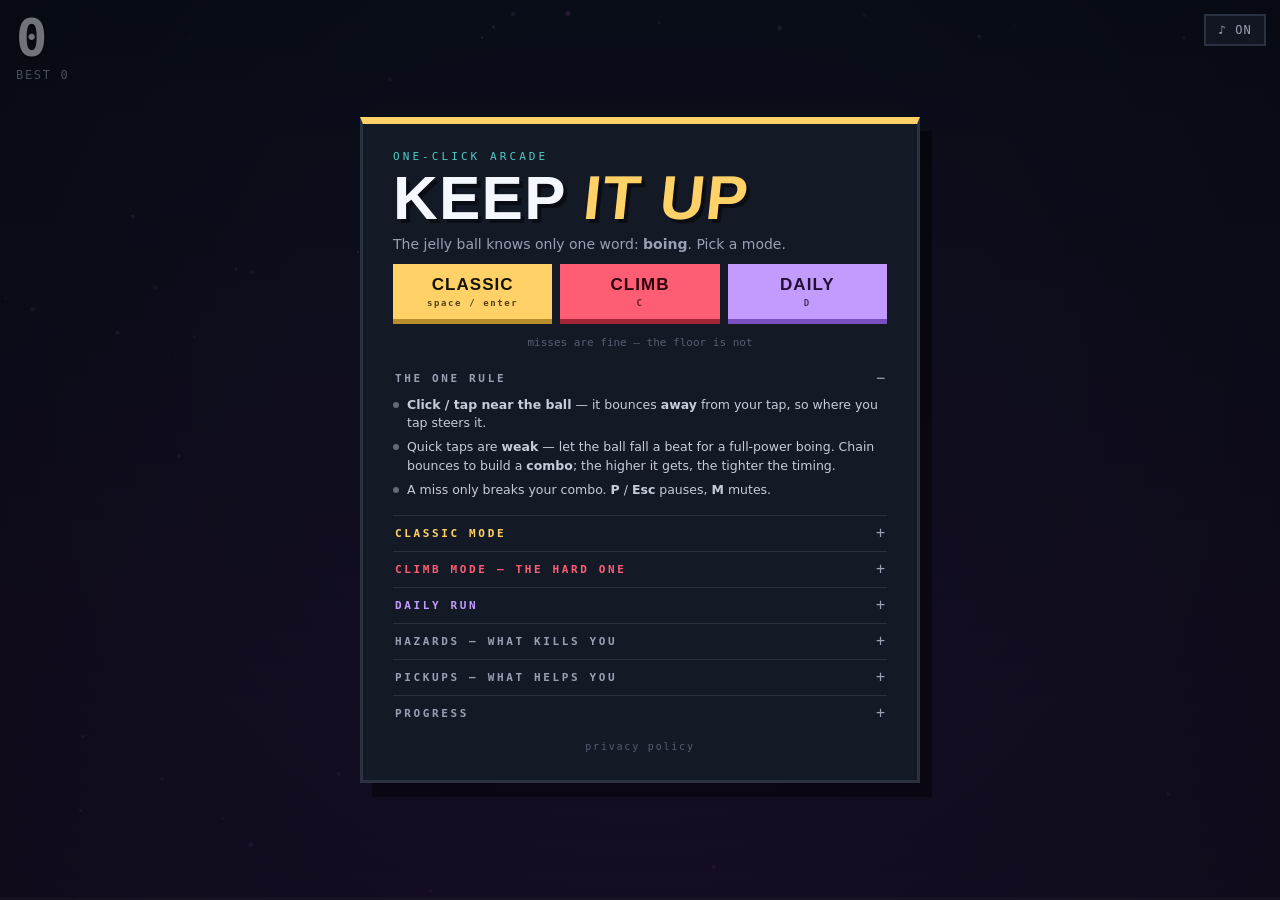
<file: index.html>
<!DOCTYPE html>
<html lang="en">
<head>
<meta charset="utf-8">
<meta name="viewport" content="width=device-width, initial-scale=1, maximum-scale=1, user-scalable=no">
<meta name="color-scheme" content="dark">
<meta name="description" content="KEEP IT UP - a one-click jelly-bounce arcade game. Zero assets, zero dependencies, zero network requests.">
<meta name="apple-mobile-web-app-capable" content="yes">
<meta name="mobile-web-app-capable" content="yes">
<meta name="apple-mobile-web-app-status-bar-style" content="black-translucent">
<meta name="apple-mobile-web-app-title" content="KEEP IT UP">
<link rel="manifest" href="manifest.webmanifest">
<link rel="apple-touch-icon" href="apple-touch-icon.png">
<title>KEEP IT UP - one-click jelly bounce</title>
<script>
/* Installed before the game so that even a failure to load or parse the bundle
 * leaves a visible message instead of a silent black screen (COMPAT-01). */
window.addEventListener('error', function(e){
  var el = document.getElementById('fatal');
  if (!el) return;
  var what = (e && (e.message || (e.target && (e.target.src || e.target.href)))) || 'unknown error';
  el.textContent = 'Something broke: ' + what;
  el.classList.remove('hidden');
}, true);
</script>
<style>
:root{
  --panel:#141926; --line:#2a3140; --ink:#f5f7ff; --dim:#98a1b3;
  --accent:#ffd166; --hot:#ff5d73; --cool:#4ecdc4;
  --blue:#7fb2ff; --violet:#c39bff; --bronze:#c98b3c;
  --display: Impact,'Arial Black','Franklin Gothic Bold',sans-serif;
  --mono: ui-monospace,'SF Mono',Menlo,Consolas,monospace;
}
*{box-sizing:border-box; -webkit-tap-highlight-color:transparent;}
html,body{height:100%; margin:0; overflow:hidden; background:#0d1017;
  font-family:system-ui,'Segoe UI',sans-serif; color:var(--ink); user-select:none;
  -webkit-user-select:none; overscroll-behavior:none;}
#game{position:fixed; inset:0; display:block; touch-action:none; cursor:crosshair;}

/* ---------- accessibility helpers (A11Y-02) ---------- */
.sr-only{position:absolute; width:1px; height:1px; margin:-1px; padding:0;
  overflow:hidden; clip:rect(0 0 0 0); clip-path:inset(50%); white-space:nowrap; border:0;}
:focus-visible{outline:3px solid var(--cool); outline-offset:3px;}
/* playtest: no focus ring on buttons, web or touch (keyboard focus still moves) */
button:focus, button:focus-visible{outline:none;}

/* ---------- HUD ---------- */
#hud{position:fixed; inset:0; pointer-events:none; z-index:5; font-family:var(--mono);}
#scoreBox{position:absolute; top:12px; left:16px;}
#score{display:inline-block; font-size:clamp(34px,6vw,52px); font-weight:900; line-height:1;
  text-shadow:0 3px 0 rgba(0,0,0,.5);}
#score.pop{animation:scorePop .18s ease-out;}
@keyframes scorePop{0%{transform:scale(1.28); color:var(--accent);}100%{transform:scale(1);}}
#best{color:var(--dim); font-size:12px; letter-spacing:.14em; margin-top:4px;}
#comboBox{position:absolute; top:14px; left:50%; transform:translateX(-50%);
  text-align:center; opacity:0; transition:opacity .15s;}
#combo{font-size:30px; font-weight:900; color:var(--accent); text-shadow:0 3px 0 rgba(0,0,0,.5);}
#comboBarWrap{width:92px; height:5px; margin:5px auto 0; background:rgba(255,255,255,.15); border-radius:3px;}
#comboBar{height:100%; width:100%; background:var(--accent); border-radius:3px;}

/* active-effect pills: one per live mechanic (guide ground rule 3) */
#effects{position:absolute; top:70px; left:50%; transform:translateX(-50%);
  display:flex; gap:6px; flex-wrap:wrap; justify-content:center; max-width:70vw;}
.pill{font-size:10px; letter-spacing:.12em; padding:3px 8px; border:2px solid currentColor;
  background:rgba(10,13,20,.72); white-space:nowrap;}
.pill i{font-style:normal; opacity:.75; margin-left:4px;}
.pill-shield{color:var(--cool);} .pill-slowmo{color:var(--blue);}
.pill-magnet{color:var(--violet);} .pill-heavy{color:var(--bronze);}

/* ---------- system buttons ---------- */
#sysBtns{position:fixed; top:14px; right:14px; z-index:20; display:flex; gap:8px;}
#sysBtns button{font-family:var(--mono); font-size:12px; letter-spacing:.1em; color:var(--dim);
  background:rgba(20,25,38,.8); border:2px solid var(--line); padding:7px 12px; cursor:pointer;}
#sysBtns button:hover{color:var(--ink); border-color:var(--dim);}
#mute.muted{color:#565e70; text-decoration:line-through;}
#pauseBtn{line-height:1;}

/* ---------- overlays ---------- */
.overlay{position:fixed; inset:0; z-index:10; display:flex; align-items:center;
  justify-content:center; background:rgba(7,9,14,.55); padding:12px;}
.hidden{display:none;}
.panel{background:var(--panel); border:3px solid var(--line); border-top:7px solid var(--accent);
  box-shadow:12px 14px 0 rgba(0,0,0,.45); padding:26px 30px 28px;
  width:min(92vw,460px); max-height:calc(100vh - 24px); overflow-y:auto;
  display:flex; flex-direction:column;
  animation:panelIn .35s cubic-bezier(.2,1.4,.4,1);}
.panel.narrow{width:min(92vw,380px);}
@keyframes panelIn{from{transform:translateY(26px); opacity:0;}to{transform:none; opacity:1;}}
.eyebrow{font-family:var(--mono); font-size:11px; letter-spacing:.28em; color:var(--cool); margin:0 0 6px;}
h1{font-family:var(--display); font-weight:400; font-size:clamp(40px,9vw,62px); line-height:.95;
  letter-spacing:.02em; margin:0 0 8px; text-shadow:4px 4px 0 rgba(0,0,0,.45);}
h1 em{font-style:normal; color:var(--accent); display:inline-block; transform:skew(-6deg);}
.tag{color:var(--dim); font-size:14px; margin:0 0 12px;}

/* ---------- menu: action row on top, collapsible instructions below ---------- */
.panel.wide{width:min(94vw,560px);}
.panelBody{overflow-y:auto; min-height:0; flex:1 1 auto; padding-right:4px; margin-right:-4px;}
.modeRow{flex:0 0 auto; display:flex; gap:8px; flex-wrap:wrap; margin:0 0 12px;}
.modeRow .hint{flex-basis:100%; margin-top:9px;}
/* one-open-at-a-time accordion: <details name> is native, so no JS to break */
details.msec{margin:0; border-bottom:1px solid var(--line);}
details.msec:last-child{border-bottom:0;}
details.msec summary{list-style:none; display:flex; align-items:center; justify-content:space-between;
  gap:10px; padding:10px 2px; cursor:pointer;}
details.msec summary::-webkit-details-marker{display:none;}
details.msec summary::after{content:'+'; font-family:var(--mono); font-size:15px; line-height:1;
  color:var(--dim);}
details.msec[open] summary::after{content:'\2212';}
details.msec summary:hover h2{color:var(--ink);}
details.msec[open]{padding-bottom:10px;}
.msec h2{font-family:var(--mono); font-size:11px; font-weight:700; letter-spacing:.24em;
  text-transform:uppercase; margin:0; color:var(--dim);}
.msec h2.hGold{color:var(--accent);} .msec h2.hRed{color:var(--hot);} .msec h2.hViolet{color:var(--violet);}
ul.rules{list-style:none; margin:0; padding:0; font-size:12.5px; line-height:1.45; color:#c6ccda;}
ul.rules li{margin:0 0 6px; padding-left:14px; position:relative;}
ul.rules li::before{content:''; position:absolute; left:0; top:6px; width:6px; height:6px;
  border-radius:50%; background:currentColor; opacity:.45;}
ul.legend{list-style:none; margin:0; padding:0;}
ul.legend li{display:flex; gap:10px; align-items:center; margin:0 0 8px;}
ul.legend .icon{width:44px; height:44px; flex:0 0 44px; background:#0f1420;
  border:2px solid var(--line); border-radius:8px;}
ul.legend li > div{font-size:12.5px; line-height:1.4; color:#c6ccda;}
ul.legend b{color:var(--ink);}
.mini{font-family:var(--mono); font-size:10px; color:#565e70; margin:2px 0 10px; text-align:center;}
.miniLink{flex:0 0 auto; display:block; margin:10px 0 0; text-align:center;
  font-family:var(--mono); font-size:10px; letter-spacing:.18em; color:#565e70; text-decoration:none;}
.miniLink:hover{color:var(--dim); text-decoration:underline;}
.installHint{display:none; flex:0 0 auto; margin:0 0 10px; padding:8px 10px;
  font-family:var(--mono); font-size:11px; line-height:1.5; color:var(--cool);
  border:2px dashed var(--cool); background:rgba(78,205,196,.08); text-align:center;}
body.appleTouch #installHint{display:block;}
body.appleFramed #installHintFramed{display:block;}
.installHint a{color:var(--ink); text-decoration:underline;}
.modeBtn{flex:1 1 120px; font-family:var(--display); font-size:17px; letter-spacing:.06em;
  border:0; padding:11px 6px; cursor:pointer; color:#181206;
  transition:transform .08s, box-shadow .08s;}
.modeBtn .kbd{display:block; font-family:var(--mono); font-size:9px; letter-spacing:.18em;
  opacity:.75; margin-top:3px;}
.modeBtn.gold{background:var(--accent); box-shadow:0 5px 0 #b98f2e;}
.modeBtn.red{background:var(--hot); color:#2a070c; box-shadow:0 5px 0 #a32638;}
.modeBtn.violet{background:var(--violet); color:#241033; box-shadow:0 5px 0 #7a4fc0;}
.modeBtn:hover{transform:translateY(-2px);}
.modeBtn:active{transform:translateY(3px); box-shadow:0 2px 0 rgba(0,0,0,.45);}
button.big{display:block; width:100%; font-family:var(--display); font-size:20px; letter-spacing:.08em;
  background:var(--accent); color:#181206; border:0; padding:14px 0; cursor:pointer;
  box-shadow:0 6px 0 #b98f2e; transition:transform .08s, box-shadow .08s;}
button.big:hover{transform:translateY(-2px); box-shadow:0 8px 0 #b98f2e;}
button.big:active{transform:translateY(3px); box-shadow:0 2px 0 #b98f2e;}
button.ghost{display:block; width:100%; margin-top:10px; font-family:var(--mono); font-size:12px;
  letter-spacing:.14em; background:transparent; color:var(--dim); border:2px solid var(--line);
  padding:11px 0; cursor:pointer;}
button.ghost:hover{color:var(--ink); border-color:var(--dim);}
.hint{font-family:var(--mono); font-size:11px; color:#565e70; text-align:center; margin:14px 0 0;}
body.touchOnly .kbd, body.touchOnly .pcOnly{display:none;}
/* no Impact/Arial Black on this platform: synthetic weight keeps the display
   face as heavy as the web build instead of a light fallback */
body.noDisplay h1, body.noDisplay .modeBtn, body.noDisplay button.big{font-weight:900;}
#finalScore{font-family:var(--mono); font-size:56px; font-weight:900; color:var(--accent);
  line-height:1; margin:6px 0 14px; text-shadow:0 3px 0 rgba(0,0,0,.5);}
.stats{display:flex; gap:8px; margin-bottom:16px;}
.stat{flex:1; background:#0f1420; border:2px solid var(--line); padding:9px 4px; text-align:center; min-width:0;}
.stat b{display:block; font-family:var(--mono); font-size:19px;}
.stat span{font-size:9px; letter-spacing:.12em; color:var(--dim);}
#newBest{display:none; font-family:var(--mono); font-size:12px; letter-spacing:.2em; color:#181206;
  background:var(--cool); padding:4px 10px; margin-left:10px; vertical-align:middle;
  animation:panelIn .3s cubic-bezier(.2,1.6,.4,1);}
#fatal{position:fixed; left:50%; bottom:16px; transform:translateX(-50%); z-index:40;
  max-width:90vw; font-family:var(--mono); font-size:12px; color:#181206; background:var(--hot);
  border:2px solid #7a1f2b; padding:10px 14px; white-space:pre-wrap;}

/* ---------- Phase 4: toasts, badges, skins, daily, modes ---------- */
.unit{font-family:var(--mono); font-size:clamp(16px,3vw,24px); font-weight:900; color:var(--dim); margin-left:4px;}
.modeTag{font-family:var(--mono); font-size:10px; letter-spacing:.22em; margin-top:5px;
  display:inline-block; padding:2px 7px; border:2px solid currentColor; background:rgba(10,13,20,.72);}
.modeTag.hidden{display:none;}   /* must beat .modeTag's display (equal specificity, later rule) */
.modeTag.climb{color:var(--cool);}
.modeTag.daily{color:var(--violet);}
#toasts{position:fixed; left:50%; bottom:18px; transform:translateX(-50%); z-index:30;
  pointer-events:none; display:flex; flex-direction:column; align-items:center; gap:8px;}
.toast{font-family:var(--mono); text-align:center; background:var(--panel);
  border:3px solid var(--cool); border-left-width:8px; padding:9px 18px;
  box-shadow:8px 9px 0 rgba(0,0,0,.45); opacity:0; transform:translateY(24px) scale(.92);
  transition:opacity var(--toast-in,.3s) cubic-bezier(.2,1.4,.4,1),
             transform var(--toast-in,.3s) cubic-bezier(.2,1.4,.4,1);}
.toast b{display:block; font-size:14px; letter-spacing:.18em; color:var(--cool);}
.toast span{display:block; font-size:11px; color:var(--dim); margin-top:2px;}
.toast.show{opacity:1; transform:none;}
.swatches{display:flex; gap:8px; justify-content:center; margin:0 0 10px;}
.swatch{width:34px; height:34px; border-radius:50%; cursor:pointer; position:relative;
  border:3px solid var(--line); background:radial-gradient(circle at 32% 30%, var(--hi), var(--mid) 55%, var(--lo));
  transition:transform .08s;}
.swatch:hover{transform:scale(1.1);}
.swatch[aria-pressed="true"]{border-color:var(--ink); box-shadow:0 0 0 2px rgba(245,247,255,.25);}
.swatch.locked{filter:grayscale(.9) brightness(.55); cursor:not-allowed;}
.swatch.locked::after{content:'\1F512'; position:absolute; inset:0; display:flex;
  align-items:center; justify-content:center; font-size:13px;}
.badges{display:flex; gap:8px; justify-content:center; margin:0 0 12px;}
.badge{width:30px; height:30px; border-radius:50%; display:flex; align-items:center; justify-content:center;
  font-size:14px; background:#0f1420; border:2px solid var(--line); color:#3c4356;}
.badge.on{background:var(--accent); border-color:#b98f2e; color:#181206;
  box-shadow:0 0 10px rgba(255,209,102,.45);}
.daily{font-family:var(--mono); font-size:11px; letter-spacing:.06em; color:var(--violet);
  text-align:center; margin:0 0 10px;}
.modes{display:flex; gap:10px; margin-top:10px;}
.modes .ghost{margin-top:0;}

/* ---------- A11Y-01: prefers-reduced-motion ---------- */
@media (prefers-reduced-motion: reduce){
  .panel,#newBest,#score.pop{animation:none;}
  button.big,button.big:hover,button.big:active{transition:none; transform:none;}
  .modeBtn,.modeBtn:hover,.modeBtn:active{transition:none; transform:none;}
  .toast,.swatch,.swatch:hover{transition:none; transform:none;}
  #comboBox{transition:none;}
}

/* ---------- short screens: keep the accordion compact ---------- */
@media (max-width: 720px){
  /* phones put the front camera where the centred combo meter sat: park it
     under the score column instead */
  #comboBox{top:96px; left:16px; transform:none; text-align:left;}
  /* KU-02: a louder expiry cue and mode tag on compact screens */
  #combo{font-size:34px;}
  #comboBarWrap{width:110px; height:7px; margin:5px 0 0; background:rgba(255,255,255,.28);}
  .modeTag{font-size:11px; background:rgba(10,13,20,.85);}
}
@media (max-height: 720px){
  .panel{padding:18px 22px 18px;}
  .panelBody{max-height:52vh;}
  details.msec summary{padding:8px 2px;}
  details.msec[open]{padding-bottom:8px;}
}
@media (max-height: 600px){
  h1{font-size:clamp(32px,8vw,44px);}
  ul.rules,ul.legend li > div{font-size:11.5px; line-height:1.35;}
  .tag{font-size:12.5px; margin-bottom:8px;}
  .modeBtn{padding:9px 4px; font-size:15px;}
  .hint{margin-top:7px;}
  ul.legend .icon{width:36px; height:36px; flex-basis:36px;}
}
</style>
</head>
<body>
<canvas id="game" aria-label="Gameplay surface. Click or tap near the ball to bounce it away from your pointer."></canvas>

<div id="hud">
  <div id="scoreBox"><span id="score">0</span><span id="scoreUnit" class="unit hidden">m</span><div id="best">BEST 0</div><div id="modeTag" class="modeTag hidden"></div></div>
  <div id="comboBox"><div id="combo">&times;2</div><div id="comboBarWrap"><div id="comboBar"></div></div></div>
  <div id="effects" aria-hidden="true"></div>
</div>

<div id="toasts" aria-live="polite">
  <div id="toast" class="toast"><b id="toastName"></b><span id="toastDesc"></span></div>
</div>

<div id="sysBtns">
  <button id="pauseBtn" type="button" title="Pause (P)" aria-label="Pause">&#10074;&#10074;</button>
  <button id="mute" type="button" title="Toggle sound (M)" aria-label="Toggle sound" aria-pressed="false">&#9834; ON</button>
</div>

<div id="menu" class="overlay" role="dialog" aria-modal="true" aria-labelledby="menuTitle">
  <div class="panel wide">
    <p class="eyebrow">ONE-CLICK ARCADE</p>
    <h1 id="menuTitle">KEEP <em>IT&nbsp;UP</em></h1>
    <p class="tag">The jelly ball knows only one word: <b>boing</b>. Pick a mode.</p>
    <p id="installHint" class="installHint"><b>Install on iPhone / iPad:</b> tap <b>Share</b> &#8594; <b>Add to Home Screen</b>. It opens fullscreen and plays offline.</p>
    <p id="installHintFramed" class="installHint">Inside an embed the browser installs the <b>outer</b> page, not the game. For the installable standalone app, open <a id="standaloneLink" href="https://demerest.github.io/click-bounce/" target="_blank" rel="noopener">demerest.github.io/click-bounce</a> in its own tab, then <b>Share</b> &#8594; <b>Add to Home Screen</b>.</p>
    <div class="modeRow">
      <button id="startBtn" class="modeBtn gold" type="button">CLASSIC<span class="kbd">space / enter</span></button>
      <button id="climbBtn" class="modeBtn red" type="button">CLIMB<span class="kbd">C</span></button>
      <button id="dailyBtn" class="modeBtn violet" type="button">DAILY<span class="kbd">D</span></button>
      <p class="hint">misses are fine &mdash; the floor is not</p>
    </div>
    <div class="panelBody">
      <details class="msec" name="howto" open>
        <summary><h2>The one rule</h2></summary>
        <ul class="rules">
          <li><b>Click / tap near the ball</b> &mdash; it bounces <b>away</b> from your tap, so where you tap steers it.</li>
          <li>Quick taps are <b>weak</b> &mdash; let the ball fall a beat for a full-power boing. Chain bounces to build a <b>combo</b>; the higher it gets, the tighter the timing.</li>
          <li>A miss only breaks your combo.<span class="pcOnly"> <b>P</b> / <b>Esc</b> pauses, <b>M</b> mutes.</span></li>
        </ul>
      </details>
      <details class="msec" name="howto">
        <summary><h2 class="hGold">Classic mode</h2></summary>
        <ul class="rules">
          <li>Bounces score points and combos multiply them; pickups add more. Your best is saved.</li>
          <li>The <b>floor</b> ends the run. Hazards join in after a short warm-up, and never right on top of you.</li>
          <li>Slip past a hazard without touching it for a <b>near-miss bonus</b>.</li>
        </ul>
      </details>
      <details class="msec" name="howto">
        <summary><h2 class="hRed">Climb mode &mdash; the hard one</h2></summary>
        <ul class="rules">
          <li>You score by <b>how high you climb</b>. The camera only moves up.</li>
          <li>Walls of saws block the sky, each with <b>one dashed gap</b> &mdash; that gap is your way through.</li>
          <li><b>Lava</b> rises from below after a short head start. It is your floor now.</li>
          <li>Stars in the gaps add metres, and now and then a wall hides a shield.</li>
        </ul>
      </details>
      <details class="msec" name="howto">
        <summary><h2 class="hViolet">Daily run</h2></summary>
        <p id="dailyStrip" class="daily"></p>
        <ul class="rules">
          <li>Classic rules with a daily twist &mdash; the ball, the boing and the sky get remixed.</li>
          <li>Everyone plays the same mix; only your best run of the day is kept.</li>
        </ul>
      </details>
      <details class="msec" name="howto">
        <summary><h2>Hazards &mdash; what kills you</h2></summary>
        <ul class="legend">
          <li><canvas class="icon" data-icon="saw" aria-hidden="true"></canvas><div><b>Saw</b> &mdash; sweeps across the screen; the edge flashes red before it arrives.</div></li>
          <li><canvas class="icon" data-icon="spike" aria-hidden="true"></canvas><div><b>Spike</b> &mdash; a marker on the ceiling warns you, then it drops where you <i>were</i>. Keep moving.</div></li>
          <li><canvas class="icon" data-icon="seeker" aria-hidden="true"></canvas><div><b>Drone</b> &mdash; shows up later in the run. It chases you slowly, turns wide and dies on walls. Out-fly it.</div></li>
          <li><canvas class="icon" data-icon="lava" aria-hidden="true"></canvas><div><b>Lava</b> (climb) &mdash; rises from below and never stops. Touching it ends the run.</div></li>
        </ul>
      </details>
      <details class="msec" name="howto">
        <summary><h2>Pickups &mdash; what helps you</h2></summary>
        <ul class="legend">
          <li><canvas class="icon" data-icon="star" aria-hidden="true"></canvas><div><b>Star</b> &mdash; bonus points, extra metres in climb. Blinks right before it vanishes.</div></li>
          <li><canvas class="icon" data-icon="shield" aria-hidden="true"></canvas><div><b>Shield</b> &mdash; takes one hit for you, then pops.</div></li>
          <li><canvas class="icon" data-icon="slowmo" aria-hidden="true"></canvas><div><b>Slow-mo</b> &mdash; everything slows right down for a while, saws included.</div></li>
          <li><canvas class="icon" data-icon="magnet" aria-hidden="true"></canvas><div><b>Magnet</b> &mdash; nearby stars fly to you for a while.</div></li>
          <li><canvas class="icon" data-icon="heavy" aria-hidden="true"></canvas><div><b>Heavy star</b> &mdash; a big score, but the ball gets heavier for a while. Greed is a choice.</div></li>
        </ul>
      </details>
      <details class="msec" name="howto">
        <summary><h2>Progress</h2></summary>
        <div id="badges" class="badges" role="group" aria-label="Achievements"></div>
        <p class="mini">Badges: a big combo &middot; a few stars in one run &middot; a long run &middot; a shield save.</p>
        <div id="skins" class="swatches" role="group" aria-label="Ball skins"></div>
        <p class="mini">New skins unlock as your best score grows. Click one to wear it.</p>
      </details>
    </div>
    <a id="privacyLink" class="miniLink" href="https://demerest.github.io/click-bounce/privacy.html"
       target="_blank" rel="noopener">privacy policy</a>
  </div>
</div>

<div id="pause" class="overlay hidden" role="dialog" aria-modal="true" aria-labelledby="pauseTitle">
  <div class="panel narrow">
    <p class="eyebrow">TIME OUT</p>
    <h1 id="pauseTitle">PAUSED<em>.</em></h1>
    <p class="tag" id="pauseReason">The jelly ball is holding its breath.</p>
    <button id="resumeBtn" class="big" type="button">RESUME</button>
    <button id="pauseQuitBtn" class="ghost" type="button">QUIT TO MENU</button>
    <p class="hint pcOnly">P / Esc to resume</p>
  </div>
</div>

<div id="over" class="overlay hidden" role="dialog" aria-modal="true" aria-labelledby="overTitle">
  <div class="panel">
    <p class="eyebrow" id="overEyebrow">GRAVITY WINS</p>
    <h1 id="overTitle">SPLAT<em>.</em></h1>
    <p class="tag" id="overCause">the floor got you</p>
    <div id="finalScore"><span id="finalScoreVal">0</span><span id="newBest">NEW BEST!</span></div>
    <div class="stats">
      <div class="stat"><b id="finalBounces">0</b><span>BOUNCES</span></div>
      <div class="stat"><b id="finalCombo">0</b><span>MAX COMBO</span></div>
      <div class="stat"><b id="finalTime">0s</b><span>TIME</span></div>
      <div class="stat"><b id="finalBest">0</b><span>BEST</span></div>
    </div>
    <button id="retryBtn" class="big" type="button">BOUNCE AGAIN</button>
    <div class="modes">
      <button id="shareBtn" class="ghost" type="button">COPY SCORE</button>
      <button id="menuBtn" class="ghost" type="button">MAIN MENU</button>
    </div>
    <p class="hint pcOnly">space / enter to retry</p>
  </div>
</div>

<div id="srStatus" class="sr-only" role="status" aria-live="polite"></div>
<div id="fatal" class="hidden" role="alert"></div>

<script>
(function(){
'use strict';

/* ===================== config.js ===================== */

/* config.js — CFG is the single source of truth for every tunable number.
 * Ground rule 1 (IMPLEMENTATION_GUIDE §1): no magic numbers in logic.
 * Ground rule 4 / pillar 4: every ramp has its cap declared right next to it.
 * Requirement IDs in comments refer to REQUIREMENTS.md.
 */

const CFG = {
  /* ---------------- world & rendering ---------------- */
  ballRadius: 26,
  dprCap: 2,                    // PERF-02
  ceilingPad: 2.5,              // ball.y floor at -r * ceilingPad
  ceilingRest: 0.35,
  fpsFloorDt: 1 / 30,           // PHYS-01: dt clamp lives in the loop only

  /* ---------------- gravity & difficulty pacing (DIFF-01..05) ---------------- */
  gravityBase: 950,             // DIFF-01
  gravityRamp: 9,               // px/s^2 per second
  gravityMax: 1650,             // DIFF-01 cap
  gravityHardCap: 1900,         // DIFF-05: absolute ceiling AFTER pickup multipliers

  /* ---------------- bounce & input (CORE-02..10) ---------------- */
  bouncePower: 880,
  bounceChargeTime: 0.45,       // CORE-05: 0 -> full power over this many seconds
  bounceMinFactor: 0.55,        // CORE-05: spam-tap floor
  bounceMinUpward: 0.55,        // CORE-03: guaranteed upward component (x power)
  bounceMinNy: -0.35,           // push direction is tilted up to at least this
  bounceLateralMul: 0.95,
  hitRadiusMul: 2.6,            // CORE-02 (playtest: whiffed taps felt unfair)
  hitRadiusMulTouch: 3.0,       // CORE-02: a finger is blunter than a cursor
  bounceCooldown: 0.1,          // CORE-08 anti-spam (also covers multi-touch)
  wallRest: 0.75,               // CORE-06
  wallWobble: 0.2,
  spinFromPush: 7,              // CORE-09
  spinFromOffsetGain: 0.65,     // CORE-09: glancing (off-centre) hits spin harder
  spinDecay: 1.2,
  bounceWobbleBase: 0.38,
  bounceWobbleAdd: 0.22,
  bounceRingRMul: 0.6,
  bounceRingYMul: 0.5,
  bounceRingVr: 260,
  bounceRingLife: 0.3,
  dotKickOnBounce: 180,

  /* ---------------- hit-stop & death drama (Phase 2) ---------------- */
  hitStopTime: 0.05,            // ~3 frames at 60fps: freeze physics, keep wobble
  deathSlowmo: 0.25,            // real seconds of slow-motion before the panel
  deathTimeScale: 0.25,
  deathTimeScaleRate: 18,       // fast enough to reach the slow scale inside the 250ms beat
  overPanelDelay: 0.3,          // after slow-mo ends, before the panel appears
  restartLock: 0.7,             // UI-04: no accidental restart

  /* ---------------- combo & scoring (SCORE-01..05) ---------------- */
  comboWindow: 2.2,
  comboWindowFullAt: 10,        // SCORE-02: full window up to this chain length
  comboWindowStep: 0.1,         // past it the window shrinks per step (engagement)
  comboWindowMin: 0.8,          // pillar 4: the shrink floors here
  comboCap: 25,                 // SCORE-03
  achComboAt: 10,               // the x10 badge keeps its own milestone
  bouncePoints: 5,              // SCORE-01
  starPoints: 40,               // PICK-01
  heavyPoints: 200,             // Phase 3 heavy star
  nearMissPoints: 15,           // Phase 2 near-miss
  nearMissMargin: 20,           // px of surface gap that still counts as a skim
  nearMissTextGap: 16,
  scoreTextDy: 10,              // floating text anchors (SCORE-05)
  missTextDy: 12,
  saveTextDy: 20,
  nearMissTextDy: 26,

  /* ---------------- saw hazard (HAZ-01..05, DIFF-02..04) ---------------- */
  hazardDelay: 9,               // DIFF-02 grace period
  hazardIntervalStart: 3.4,     // DIFF-03
  hazardIntervalMin: 1.15,      // DIFF-03 floor
  hazardIntervalRamp: 0.03,     // seconds shaved per second of elapsed time
  hazardCap: 5,                 // HAZ-04
  sawSpeedMin: 70,
  sawSpeedMax: 130,
  sawSpeedRamp: 1.6,            // DIFF-04
  sawSpeedRampCap: 150,         // DIFF-04 cap
  sawRadiusMin: 15,
  sawRadiusMax: 24,
  sawTeeth: 9,
  sawSpinMin: 2,
  sawSpinMax: 4,
  sawBobRate: 2.2,
  sawBobAmpMin: 6,
  sawBobAmpMax: 18,
  sawExitPad: 80,
  hazardKillPad: 0.9,           // collision radius = h.r + ball.r * pad

  /* ---------------- spawn fairness (pillar 3, HAZ-02, PICK-03) ---------------- */
  spawnMargin: 130,             // min distance from the ball, both axes rules
  spawnRerolls: 8,              // HAZ-02 max attempts
  spawnOffscreen: 60,           // hazards enter from off-screen (guide §6)
  sawSpawnYMinFrac: 0.12,
  sawSpawnYMaxFrac: 0.7,
  hazardWarnTime: 0.45,         // saw waits off-screen while its edge flash shows
  hazardMinVisible: 1.5,        // pillar 3: speed capped so travel time >= this
  edgeWarnTime: 0.9,
  edgeWarnWidth: 130,
  edgeWarnCap: 4,
  edgeWarnPulseRate: 22,
  edgeWarnArrowLen: 26,

  /* ---------------- falling spike (HAZ-06, Phase 3) ---------------- */
  spikeGate: 16,                // elapsed seconds before spikes may spawn
  spikeFirstAfterGate: 1.5,
  spikeIntervalStart: 7.5,
  spikeIntervalMin: 3.6,
  spikeIntervalRamp: 0.05,
  spikeCap: 2,
  spikeWarnTime: 1.0,           // ceiling telegraph (pillar 3)
  spikeGravity: 900,
  spikeSpeedMax: 780,           // pillar 4 cap
  spikeR: 15,
  spikeEdgePad: 44,
  spikeExitPad: 90,
  spikeMarkDrop: 34,            // ceiling telegraph geometry
  spikeMarkTop: 6,
  spikeMarkWidth: 0.8,
  spikePulseRate: 18,

  /* ---------------- seeker drone (HAZ-06, Phase 3) ---------------- */
  seekerGate: 20,               // elapsed seconds before drones may spawn
  seekerFirstAfterGate: 2,
  seekerIntervalMin: 10,
  seekerIntervalMax: 16,
  seekerCap: 1,
  seekerWarnTime: 1.0,          // edge telegraph before it may connect (pillar 3)
  seekerSpeed: 132,             // slow homing
  seekerTurnRate: 1.5,          // radians/second cap (pillar 4)
  seekerR: 15,
  seekerLife: 12,               // pillar 4: it cannot chase forever
  seekerBounds: 200,            // off-screen slack before a drone is culled
  seekerRotRate: 6,
  seekerWallShake: 6,
  seekerCrashBurst: 14,
  seekerCrashSpeed: 200,
  seekerCrashRingRMul: 0.5,
  seekerCrashRingVr: 240,
  seekerCrashRingLife: 0.3,
  seekerBlinkLife: 2,           // drone flashes during its final seconds
  seekerBlinkRate: 20,

  /* ---------------- pickups (PICK-01..05) ---------------- */
  pickupCap: 4,                 // PICK-04, at the reference phone density
  pickupCapMax: 24,             // pillar 4: ceiling for the density-scaled cap
  pickupRetry: 0.6,             // re-roll delay when the cap is full
  densityRefW: 390,             // reference phone viewport: item density is per-area,
  densityRefH: 720,             // so every screen size feels like the phone field
  densityMulMin: 0.6,           // tiny windows keep a playable trickle
  densityMulMax: 6,             // pillar 4: full phone parity up to ~1080p, bounded beyond
  pickupXPad: 50,
  pickupYMin: 70,
  pickupYMaxFrac: 0.55,
  pickupContactPad: 4,
  pickupDriftRate: 2,
  pickupDriftAmp: 8,
  pickupBlinkRate: 9,
  pickupLife: 8,                // utility pickups; stars use starLife (PICK-01)
  pickupBlink: 1.6,

  starFirst: 3,
  starIntervalMin: 3.5,         // PICK-01
  starIntervalMax: 5.5,
  starLife: 7,                  // PICK-01
  starBlink: 1.6,               // PICK-01 warning window
  starR: 13,
  starSpin: 0.8,
  starPulse: 6,
  collectBurst: 16,
  collectBurstSpeed: 220,
  collectRingRMul: 0.6,
  collectRingVr: 190,
  collectRingLife: 0.28,

  shieldFirst: 10,
  shieldIntervalMin: 12,        // PICK-02
  shieldIntervalMax: 18,
  shieldR: 15,
  shieldPopVy: 150,             // PICK-05 little upward thank-you
  shieldPopShake: 7,
  shieldPopBurst: 26,
  shieldPopBurstSpeed: 260,
  shieldPopRingR: 10,
  shieldPopRingVr: 340,
  shieldPopRingLife: 0.4,
  pickupTextDy: 22,

  slowmoFirst: 7,               // a taste of the cool ability inside the grace period
  slowmoIntervalMin: 8,
  slowmoIntervalMax: 12,
  slowmoTime: 4,
  slowmoStackCap: 6,            // pillar 4
  slowmoTimeScale: 0.45,        // true time dilation: the whole sim runs at 45%
  slowmoR: 15,

  magnetFirst: 9,
  magnetIntervalMin: 10,
  magnetIntervalMax: 15,
  magnetTime: 6,
  magnetStackCap: 9,            // pillar 4
  magnetRadius: 150,
  magnetSpeed: 210,
  magnetR: 14,

  heavyFirst: 8,
  heavyGate: 10,                // elapsed seconds before heavy stars may spawn
  heavyIntervalMin: 10,
  heavyIntervalMax: 16,
  heavyTime: 8,
  heavyStackCap: 12,            // pillar 4
  heavyGravityMul: 1.15,
  heavyR: 15,

  /* ---------------- fx budget (guide §6) ---------------- */
  particleCap: 120,
  ringCap: 6,
  textCap: 8,
  particleGravity: 600,
  particleLifeMin: 0.35,
  particleLifeMax: 0.8,
  particleSizeMin: 2,
  particleSizeMax: 5,
  textLife: 0.9,
  textRise: 34,
  textFadeIn: 0.4,
  textFontPx: 15,
  ringWidth: 3,
  shakeDecay: 6,
  shakeMin: 0.3,
  dotKickDecay: 3,
  missRingR: 4,
  missRingVr: 140,
  missRingLife: 0.35,
  deathShake: 12,
  deathParticles: 40,
  deathParticles2: 18,
  deathBurstSpeed: 380,
  deathBurst2Speed: 260,
  deathRingVr: 420,
  deathRingLife: 0.5,
  floorLineH: 3,
  shieldAuraPad: 9,
  shieldAuraDash: 10,
  shieldAuraGap: 8,
  shieldAuraWidth: 2.5,
  shieldAuraSpin: 1.5,

  /* ---------------- background & ball look ---------------- */
  bgDots: 46,
  bgDotRMin: 1, bgDotRMax: 2.6,
  bgDotSpeedMin: 10, bgDotSpeedMax: 32,
  bgDotAlphaMin: 0.08, bgDotAlphaMax: 0.3,
  bgDotKickMin: 0.4, bgDotKickMax: 1,
  bgHueBase: 222,
  bgHueRate: 1.7,
  bgHueSpread: 46,
  bgDotHueOffset: 60,
  dangerFrac: 0.3,
  dangerHeight: 130,
  dangerAlphaBase: 0.12,
  dangerAlphaAdd: 0.3,

  stretchDivisor: 1500,
  stretchMax: 0.36,             // PHYS-02 cap
  scaleMin: 0.55,
  wobbleRate: 19,               // PHYS-03
  wobbleDecay: 5.2,
  dispLerp: 10,                 // PHYS-04
  dispSpeedMin: 60,
  trailLen: 12,
  trailSpeedMin: 350,
  trailSpeedRange: 500,
  trailAlpha: 0.14,
  flecks: 3,                    // CORE-09: surface flecks make spin legible
  blinkMin: 2.4, blinkMax: 5,   // PHYS-05
  blinkTime: 0.13,
  pupilXGain: 0.01, pupilXMax: 2.5,
  pupilYGain: 0.01, pupilYMax: 2,

  /* ---------------- attract mode (UI-02) ---------------- */
  autoTriggerFrac: 0.6,
  autoPushGain: 0.004,
  autoPushMax: 0.7,
  autoPushOffset: 90,
  autoFloorPowerMul: 0.9,
  autoFloorWobble: 0.45,

  /* ---------------- audio (AUD-01..06) ---------------- */
  masterGain: 0.18,             // AUD-04: must stay <= 0.2
  rootFreq: 240,
  pentatonic: [0, 3, 5, 7, 10, 12, 15, 17, 19, 22],   // AUD-03
  toneAttack: 0.008,
  toneTail: 0.05,
  noiseCutoff: 900,
  throttleWall: 0.06,           // AUD-06 throttled sounds
  throttleNearMiss: 0.3,
  throttleWarn: 0.25,
  throttleSeeker: 0.4,

  /* ---------------- achievements (Phase 4) ---------------- */
  achToastTime: 3.2,            // seconds a badge toast stays up
  achToastIn: 0.35,
  achToastGap: 0.3,             // pause between queued toasts
  achToastCap: 4,               // pillar 4: the queue is bounded
  achStars: 3,                  // "3 stars in one run"
  achSurvive: 120,              // "survive 120 s"

  /* ---------------- skins (Phase 4): unlock by best-score threshold ---------------- */
  skinUnlock: [0, 600, 1800, 4000],

  /* ---------------- daily challenge (Phase 4) ---------------- */
  /* Each lever is pushed AWAY from classic by a seeded deviation inside its
   * band (random side), so no day lands on "normal" and every day reads
   * differently. All bands bounded (pillar 4). */
  dailyGravityDevMin: 0.12, dailyGravityDevMax: 0.3,
  dailyBounceDevMin: 0.08,  dailyBounceDevMax: 0.18,
  dailySizeDevMin: 0.1,     dailySizeDevMax: 0.22,
  dailyIntervalDevMin: 0.2, dailyIntervalDevMax: 0.45,
  dailySawSpeedDevMin: 0.15, dailySawSpeedDevMax: 0.4,
  dailyGraceDevMin: 3,      dailyGraceDevMax: 6,   // seconds away from hazardDelay
  dailyStarDevMin: 0.3,     dailyStarDevMax: 0.8,

  /* ---------------- climb mode (Phase 5) ---------------- */
  climbBandSpacing: 300,        // one procedural band per this many px of height
  climbCorridorMin: 150,        // guaranteed passable gap width (pillar 3)
  climbMaxLateral: 260,         // max corridor shift between consecutive bands
  climbEdgePad: 40,
  climbSawR: 22,
  climbSealGap: 46,             // max hole between saws: below the ball diameter, so sealed
  climbSawsPerBandMax: 24,      // pillar 4: enough to seal a ~2500px-wide row
  climbBandAhead: 1.5,          // screens of bands generated above the viewport
  climbBandCap: 12,             // pillar 4: covers a 1080p-tall view plus the ahead window
  climbHazardCap: 288,          // pillar 4: bandCap * sawsPerBandMax, the hard ceiling
  climbStarDrop: 46,            // star sits this far above its band line
  climbStarMeters: 5,           // a climb star is worth this many metres
  climbShieldEvery: 3,          // every Nth band also hides a shield in its corridor
  climbPixelsPerMeter: 40,
  climbCamLead: 0.45,           // max height rests at this fraction of the view
  climbLavaStart: 520,          // lava begins this far below the start
  climbLavaGrace: 3,            // seconds before the lava starts rising
  climbLavaSpeedBase: 26,
  climbLavaSpeedRamp: 0.35,
  climbLavaSpeedMax: 70,        // pillar 4 cap
  climbLavaWarn: 140,           // glow height above the lava line
  altitudeEvery: 100,           // climb background: an altitude tick per this many px
  altitudeLabelEvery: 5,        // label every Nth tick
  altitudeAlpha: 0.06,
  altitudeLabelAlpha: 0.3,

  /* ---------------- per-mode background identity ---------------- */
  bgHueClimb: 160,              // teal-green sky for climb
  bgHueDaily: 320,              // magenta for the daily remix
  dailyStripeStep: 90,          // daily background: diagonal hatch spacing
  dailyStripeAlpha: 0.05,
};

const KEYS = {
  best: 'keepup.best',
  bestClimb: 'keepup.best.climb',
  mute: 'keepup.muted',
  ach: 'keepup.ach',
  skin: 'keepup.skin',
  daily: 'keepup.daily.',       // + YYYY-MM-DD
};


/* ===================== math.js ===================== */

/* math.js — tiny pure helpers. No state, no DOM. */

const TAU = Math.PI * 2;

function clamp(v, a, b){ return v < a ? a : v > b ? b : v; }

function rand(a, b){ return a + Math.random() * (b - a); }

/* shortest-arc angle interpolation (used for stretch orientation, PHYS-04) */
function lerpAngle(a, b, t){
  let d = (b - a) % TAU;
  if (d > Math.PI) d -= TAU;
  if (d < -Math.PI) d += TAU;
  return a + d * t;
}

/* rotate `a` toward `b` by at most `maxStep` radians — capped turn rate for the seeker */
function turnToward(a, b, maxStep){
  let d = (b - a) % TAU;
  if (d > Math.PI) d -= TAU;
  if (d < -Math.PI) d += TAU;
  return a + clamp(d, -maxStep, maxStep);
}

/* frame-rate independent exponential decay */
function decay(v, rate, dt){ return v * Math.exp(-rate * dt); }

/* move v toward target by a 0..1 fraction */
function approach(v, target, t){ return v + (target - v) * clamp(t, 0, 1); }


/* ===================== rng.js ===================== */

/* rng.js — deterministic RNG for the daily challenge (Phase 4).
 * The seed is a date string, so everyone gets the same modifiers that day.
 * Gameplay itself still uses Math.random; only the daily *mix* is seeded.
 */

/* FNV-1a: short, stable, good enough for seeding */
function hashSeed(str){
  let h = 0x811c9dc5;
  for (let i = 0; i < str.length; i++){
    h ^= str.charCodeAt(i);
    h = Math.imul(h, 0x01000193) >>> 0;
  }
  return h >>> 0;
}

/* mulberry32: tiny, fast, deterministic */
function mulberry32(seed){
  let a = seed >>> 0;
  return function(){
    a = (a + 0x6D2B79F5) >>> 0;
    let t = a;
    t = Math.imul(t ^ (t >>> 15), t | 1);
    t ^= t + Math.imul(t ^ (t >>> 7), t | 61);
    return ((t ^ (t >>> 14)) >>> 0) / 4294967296;
  };
}

function seededRange(rnd, a, b){ return a + rnd() * (b - a); }

function seededInt(rnd, a, b){ return Math.floor(seededRange(rnd, a, b + 1)); }

function seededPick(rnd, arr){ return arr[Math.floor(rnd() * arr.length) % arr.length]; }


/* ===================== storage.js ===================== */

/* storage.js — localStorage, fully guarded (SCORE-06, COMPAT-01, DATA-01).
 * Private browsing / disabled storage must degrade silently, never throw.
 */

const LS = {
  available: false,

  probe(){
    try {
      const k = '__keepup_probe';
      window.localStorage.setItem(k, '1');
      window.localStorage.removeItem(k);
      this.available = true;
    } catch (e){
      this.available = false;
    }
    return this.available;
  },

  get(k){
    try { return window.localStorage.getItem(k); } catch (e){ return null; }
  },

  set(k, v){
    try { window.localStorage.setItem(k, v); return true; } catch (e){ return false; }
  },

  num(k, dflt){
    const n = parseFloat(this.get(k));
    return isFinite(n) ? n : dflt;
  },

  bool(k, dflt){
    const v = this.get(k);
    return v === null ? dflt : v === '1';
  },
};


/* ===================== dom.js ===================== */

/* dom.js — every element lookup happens once, here (UI-05: menus/HUD in DOM).
 * The bundle places this at the end of <body>; module builds are deferred.
 * Either way the DOM is ready when this evaluates.
 */

function byId(id){ return document.getElementById(id); }

const DOM = {
  canvas: byId('game'),
  hud: byId('hud'),
  score: byId('score'),
  best: byId('best'),
  comboBox: byId('comboBox'),
  combo: byId('combo'),
  comboBar: byId('comboBar'),
  effects: byId('effects'),
  pauseBtn: byId('pauseBtn'),
  muteBtn: byId('mute'),
  menu: byId('menu'),
  pauseEl: byId('pause'),
  over: byId('over'),
  pauseReason: byId('pauseReason'),
  startBtn: byId('startBtn'),
  climbBtn: byId('climbBtn'),
  dailyBtn: byId('dailyBtn'),
  shareBtn: byId('shareBtn'),
  resumeBtn: byId('resumeBtn'),
  pauseQuitBtn: byId('pauseQuitBtn'),
  retryBtn: byId('retryBtn'),
  menuBtn: byId('menuBtn'),
  scoreUnit: byId('scoreUnit'),
  modeTag: byId('modeTag'),
  overEyebrow: byId('overEyebrow'),
  overCause: byId('overCause'),
  toasts: byId('toasts'),
  toast: byId('toast'),
  toastName: byId('toastName'),
  toastDesc: byId('toastDesc'),
  badges: byId('badges'),
  skins: byId('skins'),
  dailyStrip: byId('dailyStrip'),
  finalScoreVal: byId('finalScoreVal'),
  newBest: byId('newBest'),
  finalBounces: byId('finalBounces'),
  finalCombo: byId('finalCombo'),
  finalTime: byId('finalTime'),
  finalBest: byId('finalBest'),
  srStatus: byId('srStatus'),
  fatal: byId('fatal'),
};

/* Last-resort surface for a runtime failure. COMPAT-01 asks for graceful
 * degradation; a silent black screen is not graceful. Also our test seam. */
function showFatal(msg){
  const el = DOM.fatal;
  if (!el) return;
  el.textContent = 'Something broke: ' + msg;
  el.classList.remove('hidden');
}

function announce(msg){
  if (DOM.srStatus) DOM.srStatus.textContent = msg;
}

/* Touch-only devices have no keyboard to advertise, so the PC key hints are
 * hidden there (playtest: the Android app and phone browsers). */
function touchOnlyInput(fine, coarse, touchPoints){
  return !fine && (coarse || touchPoints > 0);
}

function detectTouchOnly(){
  try {
    const mm = window.matchMedia;
    return touchOnlyInput(
      !!(mm && mm('(pointer: fine)').matches),
      !!(mm && mm('(pointer: coarse)').matches),
      navigator.maxTouchPoints || 0);
  } catch (e){ return false; }
}

/* Impact / Arial Black exist on desktops but not on Android, where the display
 * stack silently falls back to a light sans at weight 400 (playtest: the menu
 * buttons looked thin next to the web build). Where no heavy face resolves,
 * synthetise the weight instead. */
function fallbackDisplay(impactW, plainW, blackW){
  return Math.abs(impactW - plainW) < 0.5 && Math.abs(blackW - plainW) < 0.5;
}

function detectFallbackDisplay(){
  try {
    const c = document.createElement('canvas').getContext('2d');
    const probe = 'WWWWWWWW';
    c.font = '32px Impact, sans-serif'; const a = c.measureText(probe).width;
    c.font = '32px sans-serif'; const b = c.measureText(probe).width;
    c.font = '32px "Arial Black", sans-serif'; const d = c.measureText(probe).width;
    return fallbackDisplay(a, b, d);
  } catch (e){ return false; }
}

/* Apple home-screen install: iOS/iPadOS Safari, where iPadOS reports itself as
 * MacIntel plus touch points. An app already running standalone needs no
 * instructions. */
function appleInstallTarget(ua, platform, touchPoints, standalone){
  const ios = /iPhone|iPod|iPad/.test(ua);
  const ipadOs = platform === 'MacIntel' && touchPoints > 1;
  return (ios || ipadOs) && !standalone;
}

function detectAppleInstall(){
  try {
    const mm = window.matchMedia;
    const standalone = navigator.standalone === true
      || !!(mm && mm('(display-mode: standalone)').matches);
    return appleInstallTarget(navigator.userAgent, navigator.platform || '',
      navigator.maxTouchPoints || 0, standalone);
  } catch (e){ return false; }
}

/* Inside an embed (itch.io iframes the game) the browser installs the OUTER
 * page: manifest and touch-icon metadata only ever apply to the top-level
 * document. Detect the frame so the menu can point at the standalone page
 * instead of promising an install that would capture the host site. */
function framedWindow(isTop){ return !isTop; }

function detectFramed(){
  try { return framedWindow(window.top === window.self); }
  catch (e){ return true; }          // blocked cross-origin top access means framed
}


/* ===================== audio.js ===================== */

/* audio.js — every sound is synthesized (AUD-01). No files, ever.
 * AUD-02: the context is only created/resumed from ensure(), which input.js
 * calls from inside a real user gesture — never at load time.
 * AUD-04: master gain <= 0.2, every voice uses a short envelope.
 * AUD-06: one distinct, throttled sound per discrete event.
 */


const Snd = {
  ctx: null,
  master: null,
  noiseBuf: null,
  muted: false,
  available: true,
  lastAt: {},

  /* called from a user gesture only */
  ensure(){
    if (!this.available) return false;
    if (!this.ctx){
      const AC = window.AudioContext || window.webkitAudioContext;
      if (!AC){ this.available = false; return false; }   // COMPAT-01
      try {
        this.ctx = new AC();
        this.master = this.ctx.createGain();
        this.master.gain.value = this.muted ? 0 : CFG.masterGain;
        this.master.connect(this.ctx.destination);
        const len = Math.max(1, Math.floor(this.ctx.sampleRate * 0.5));
        const buf = this.ctx.createBuffer(1, len, this.ctx.sampleRate);
        const d = buf.getChannelData(0);
        for (let i = 0; i < len; i++) d[i] = Math.random() * 2 - 1;
        this.noiseBuf = buf;
      } catch (e){
        this.ctx = null; this.master = null; this.available = false; return false;
      }
    }
    if (this.ctx.state === 'suspended'){
      const p = this.ctx.resume();
      if (p && typeof p.catch === 'function') p.catch(function(){});
    }
    return true;
  },

  setMuted(m){
    this.muted = !!m;
    if (this.master) this.master.gain.value = this.muted ? 0 : CFG.masterGain;
  },

  /* rate limiter so a burst of identical events cannot machine-gun (AUD-06) */
  gate(key, gap){
    const now = (typeof performance !== 'undefined' ? performance.now() : Date.now());
    const prev = this.lastAt[key];
    if (prev !== undefined && now - prev < gap * 1000) return false;
    this.lastAt[key] = now;
    return true;
  },

  tone(f0, f1, dur, type, vol, delay){
    if (!this.ctx || this.muted) return;
    const t0 = this.ctx.currentTime + (delay || 0);
    const o = this.ctx.createOscillator(), g = this.ctx.createGain();
    o.type = type;
    o.frequency.setValueAtTime(Math.max(1, f0), t0);
    if (f1 !== f0) o.frequency.exponentialRampToValueAtTime(Math.max(1, f1), t0 + dur);
    g.gain.setValueAtTime(0.0001, t0);
    g.gain.exponentialRampToValueAtTime(Math.max(0.0002, vol), t0 + CFG.toneAttack);
    g.gain.exponentialRampToValueAtTime(0.0001, t0 + dur);
    o.connect(g); g.connect(this.master);
    o.start(t0); o.stop(t0 + dur + CFG.toneTail);
  },

  noise(dur, vol, delay){
    if (!this.ctx || this.muted || !this.noiseBuf) return;
    const t0 = this.ctx.currentTime + (delay || 0);
    const s = this.ctx.createBufferSource(); s.buffer = this.noiseBuf;
    const f = this.ctx.createBiquadFilter();
    f.type = 'lowpass'; f.frequency.value = CFG.noiseCutoff;
    const g = this.ctx.createGain();
    g.gain.setValueAtTime(Math.max(0.0002, vol), t0);
    g.gain.exponentialRampToValueAtTime(0.0001, t0 + dur);
    s.connect(f); f.connect(g); g.connect(this.master);
    s.start(t0); s.stop(t0 + dur + CFG.toneTail);
  },

  /* detuned pair = the "pad" voice used by the slow-mo bubble */
  pad(f, dur, vol, detune){
    if (!this.ctx || this.muted) return;
    const t0 = this.ctx.currentTime;
    for (let i = 0; i < 2; i++){
      const o = this.ctx.createOscillator(), g = this.ctx.createGain();
      o.type = 'sine';
      o.frequency.setValueAtTime(f, t0);
      o.detune.setValueAtTime(i ? detune : -detune, t0);
      g.gain.setValueAtTime(0.0001, t0);
      g.gain.exponentialRampToValueAtTime(vol * 0.5, t0 + dur * 0.25);
      g.gain.exponentialRampToValueAtTime(0.0001, t0 + dur);
      o.connect(g); g.connect(this.master);
      o.start(t0); o.stop(t0 + dur + CFG.toneTail);
    }
  },

  /* ---- events ---- */
  bounce(combo){                                   // AUD-03 pentatonic ladder
    const steps = CFG.pentatonic;
    const semi = steps[Math.max(0, Math.min(combo - 1, steps.length - 1))];
    const f = CFG.rootFreq * Math.pow(2, semi / 12);
    this.tone(f, f, 0.1, 'triangle', 0.45);
    this.tone(f * 2, f * 2, 0.06, 'sine', 0.14);
  },
  miss(){ this.tone(130, 80, 0.07, 'square', 0.2); },
  wall(){ if (this.gate('wall', CFG.throttleWall)) this.tone(170, 150, 0.05, 'sine', 0.12); },
  star(){ this.tone(784, 784, 0.08, 'sine', 0.35); this.tone(1046, 1046, 0.1, 'sine', 0.35, 0.08); },
  shieldPickup(){ this.tone(392, 587, 0.16, 'triangle', 0.4); },
  shieldPop(){ this.tone(500, 110, 0.22, 'sawtooth', 0.4); this.noise(0.18, 0.3); },
  die(){ this.tone(260, 55, 0.55, 'sawtooth', 0.5); this.tone(130, 40, 0.6, 'square', 0.25, 0.05); this.noise(0.45, 0.35); },
  start(){ this.tone(330, 660, 0.18, 'triangle', 0.35); },
  pause(){ this.tone(440, 330, 0.09, 'sine', 0.22); },
  resume(){ this.tone(330, 440, 0.09, 'sine', 0.22); },

  nearMiss(){ if (this.gate('near', CFG.throttleNearMiss)) this.tone(880, 1320, 0.07, 'sine', 0.2); },

  spikeWarn(){ if (this.gate('warn', CFG.throttleWarn)) this.tone(620, 620, 0.06, 'square', 0.16); },
  spikeDrop(){ this.tone(300, 90, 0.2, 'sawtooth', 0.26); this.noise(0.1, 0.14); },

  seekerWarn(){ if (this.gate('seek', CFG.throttleSeeker)) this.tone(240, 300, 0.18, 'square', 0.16); },
  seekerDie(){ this.tone(700, 160, 0.18, 'square', 0.24); this.noise(0.14, 0.2); },

  slowmo(){ this.pad(196, 1.1, 0.3, 14); this.tone(587, 587, 0.14, 'sine', 0.16, 0.02); },
  slowmoEnd(){ this.tone(392, 523, 0.12, 'sine', 0.14); },
  magnet(){ this.tone(523, 784, 0.14, 'triangle', 0.3); this.tone(659, 988, 0.12, 'sine', 0.16, 0.06); },
  heavy(){ this.tone(180, 120, 0.24, 'sawtooth', 0.3); this.noise(0.16, 0.18); this.tone(1046, 1046, 0.08, 'sine', 0.2, 0.02); },

  /* Phase 4 */
  achievement(){ this.tone(659, 659, 0.09, 'triangle', 0.32); this.tone(880, 880, 0.09, 'triangle', 0.3, 0.09); this.tone(1318, 1318, 0.16, 'sine', 0.26, 0.18); },
  copy(){ this.tone(988, 1480, 0.07, 'sine', 0.22); },
  climb(){ this.tone(262, 392, 0.12, 'triangle', 0.3); this.tone(392, 523, 0.14, 'triangle', 0.26, 0.1); },
};


/* ===================== state.js ===================== */

/* state.js — the one mutable game object, handed to every system.
 * ROADMAP §3: "Pass state down; avoid a second global mutable mess."
 */


function makeBall(){
  return {
    x: 0, y: 0, vx: 0, vy: 0,
    r: CFG.ballRadius,
    spin: 0,        // angular velocity (visual, CORE-09)
    ang: 0,         // integrated angle, drawn as surface flecks
    dispAng: -Math.PI / 2,   // stretch orientation (PHYS-04)
    wAmp: 0, wPhase: 0,      // damped jelly wobble (PHYS-03)
    blinkT: 2.5, blink: 0,   // PHYS-05
    dead: false,
    trail: [],
  };
}

function createGame(){
  const g = {
    /* lifecycle: menu | play | paused | dying | over (UI-01, UI-06) */
    state: 'menu',
    pausedBy: null,        // 'user' | 'tab'
    reducedMotion: false,  // A11Y-01

    /* mode (Phase 5): 'classic' | 'climb'; daily holds seeded mods or null */
    mode: 'classic',
    daily: null,
    bestKey: KEYS.best,
    skin: null,
    climb: null,

    /* view */
    W: 0, H: 0, dpr: 1,

    /* clocks */
    totalT: 0,        // never reset: charge + animation reference
    elapsed: 0,       // run time; drives every difficulty ramp
    lastBounceAt: -9,
    timeScale: 1,     // death slow-motion
    deathT: 0,
    overAt: 0,        // UI-04 restart lock reference
    panelShown: false,
    hitStop: 0,       // Phase 2 hit-stop

    /* scoring (SCORE-*) */
    score: 0, best: 0, newBest: false, deathCause: null,
    combo: 0, comboTimer: 0, comboWindowNow: 0, maxCombo: 0, bounces: 0,
    starsRun: 0, shieldSaves: 0,      // Phase 4 achievement counters

    /* active effects */
    shield: false,    // PICK-02
    slowmoT: 0,       // Phase 3
    magnetT: 0,       // Phase 3
    heavyT: 0,        // Phase 3

    /* entities */
    ball: makeBall(),
    hazards: [], pickups: [],
    particles: [], rings: [], texts: [], edgeWarns: [],
    bgDots: [],

    /* spawn timers */
    sawTimer: 0, spikeTimer: 0, seekerTimer: 0,
    starTimer: 0, shieldTimer: 0, slowmoTimer: 0, magnetTimer: 0, heavyTimer: 0,

    /* fx */
    shake: 0, dotKick: 0, hue: CFG.bgHueBase,
  };

  for (let i = 0; i < CFG.bgDots; i++){
    g.bgDots.push({
      x: Math.random() * 2000, y: Math.random() * 1200,
      r: rand(CFG.bgDotRMin, CFG.bgDotRMax),
      s: rand(CFG.bgDotSpeedMin, CFG.bgDotSpeedMax),
      a: rand(CFG.bgDotAlphaMin, CFG.bgDotAlphaMax),
      k: rand(CFG.bgDotKickMin, CFG.bgDotKickMax),
    });
  }
  return g;
}

function resetBall(g){
  const b = g.ball;
  b.r = CFG.ballRadius * (g.daily ? g.daily.sizeMul : 1);
  b.x = g.W / 2; b.y = g.H * 0.4;
  b.vx = rand(-30, 30); b.vy = -250;
  b.spin = 0; b.ang = 0; b.dispAng = -Math.PI / 2;
  b.wAmp = 0; b.wPhase = 0;
  b.dead = false;
  b.blinkT = 2.5; b.blink = 0;
  b.trail.length = 0;
}

function resetRun(g){
  g.score = 0; g.combo = 0; g.comboTimer = 0; g.comboWindowNow = CFG.comboWindow;
  g.maxCombo = 0; g.bounces = 0;
  g.starsRun = 0; g.shieldSaves = 0;
  g.newBest = false;
  g.deathCause = null;
  g.elapsed = 0;
  g.lastBounceAt = g.totalT - 9;      // first bounce of a run is always full charge
  g.timeScale = 1; g.deathT = 0; g.panelShown = false; g.hitStop = 0;
  g.shake = 0; g.dotKick = 0;
  g.shield = false; g.slowmoT = 0; g.magnetT = 0; g.heavyT = 0;
  g.climb = null;

  g.hazards.length = 0; g.pickups.length = 0;
  g.particles.length = 0; g.rings.length = 0; g.texts.length = 0; g.edgeWarns.length = 0;

  /* the daily seed, when present, replaces the classic pacing constants */
  const d = g.daily;
  g.sawTimer = d ? d.grace : CFG.hazardDelay;          // DIFF-02 grace period
  g.spikeTimer = CFG.spikeFirstAfterGate;
  g.seekerTimer = CFG.seekerFirstAfterGate;
  /* pickup pace is per play area, so a desktop window meets the same
   * item density as a phone instead of the same item count */
  const mul = densityMul(g);
  g.starTimer = CFG.starFirst / mul;
  g.shieldTimer = CFG.shieldFirst / mul;
  g.slowmoTimer = CFG.slowmoFirst / mul;
  g.magnetTimer = CFG.magnetFirst / mul;
  g.heavyTimer = CFG.heavyFirst / mul;

  resetBall(g);
}

/* DIFF-01 ramp, then daily + pickup multipliers, then the hard cap (DIFF-05).
 * Slow-mo is deliberately NOT here: it dilates time (timeScaleNow), not gravity. */
function gravityNow(g){
  let gr = Math.min(CFG.gravityMax, CFG.gravityBase + g.elapsed * CFG.gravityRamp);
  if (g.daily) gr *= g.daily.gravityMul;
  if (g.heavyT > 0) gr *= CFG.heavyGravityMul;
  return Math.min(gr, CFG.gravityHardCap);
}

/* Death slow-motion and the slow-mo bubble both scale simulated time. */
function timeScaleNow(g){
  return g.timeScale * (g.slowmoT > 0 ? CFG.slowmoTimeScale : 1);
}

/* Item density is normalised to a reference phone viewport: spawn pace and the
 * live-pickup cap scale with play area, clamped both ways so a tiny window keeps
 * a playable trickle and a 4K monitor stops at densityMulMax (pillar 4). */
function densityMul(g){
  const ref = CFG.densityRefW * CFG.densityRefH;
  return Math.min(CFG.densityMulMax, Math.max(CFG.densityMulMin, (g.W * g.H) / ref));
}

function pickupCapNow(g){
  return Math.min(CFG.pickupCapMax, Math.round(CFG.pickupCap * densityMul(g)));
}

/* SCORE-02 engagement: the chain window stays generous to x10, then tightens
 * by one step per link so long chains demand real precision. */
function comboWindowFor(combo){
  if (combo <= CFG.comboWindowFullAt) return CFG.comboWindow;
  return Math.max(CFG.comboWindowMin,
    CFG.comboWindow - (combo - CFG.comboWindowFullAt) * CFG.comboWindowStep);
}

function countKind(g, kind){
  let n = 0;
  for (let i = 0; i < g.hazards.length; i++) if (g.hazards[i].kind === kind) n++;
  return n;
}

/* Each mode gets its own sky so you always know what you are playing. */
function bgBaseHue(g){
  if (g.mode === 'climb') return CFG.bgHueClimb;
  if (g.daily) return CFG.bgHueDaily;
  return CFG.bgHueBase;
}


/* ===================== fx.js ===================== */

/* fx.js — particles, rings, floating text, screen shake, background drift.
 * Budget is hard-capped here (guide §6): <=120 particles, <=6 rings, <=8 texts.
 * Reverse-iteration splice, as in the prototype.
 */


function burst(g, x, y, color, n, speed){
  for (let i = 0; i < n; i++){
    if (g.particles.length >= CFG.particleCap) return;
    const a = Math.random() * TAU, s = rand(0.25, 1) * speed;
    const life = rand(CFG.particleLifeMin, CFG.particleLifeMax);
    g.particles.push({
      x: x, y: y,
      vx: Math.cos(a) * s, vy: Math.sin(a) * s - 60,
      life: life, max: life,
      s: rand(CFG.particleSizeMin, CFG.particleSizeMax),
      color: color,
    });
  }
}

function addRing(g, x, y, r, vr, life, color){
  if (g.rings.length >= CFG.ringCap) g.rings.shift();
  g.rings.push({ x: x, y: y, r: r, vr: vr, life: life, max: life, color: color });
}

function addText(g, x, y, txt, color){
  if (g.texts.length >= CFG.textCap) g.texts.shift();
  g.texts.push({ x: x, y: y, txt: txt, life: CFG.textLife, color: color });
}

function addScore(g, n, x, y, color){
  g.score += n;
  addText(g, x, y, '+' + n, color);
}

function shakeBy(g, amount){
  if (g.reducedMotion) return;                 // A11Y-01
  g.shake = Math.max(g.shake, amount);
}

/* Screen-edge telegraph: a hazard is about to enter from this side (Phase 2).
 * `color` is the strong edge, `fade` the same hue at alpha 0 for the gradient. */
function addEdgeWarn(g, side, pos, color, fade){
  if (g.reducedMotion) return;
  if (g.edgeWarns.length >= CFG.edgeWarnCap) g.edgeWarns.shift();
  g.edgeWarns.push({
    side: side, pos: pos, color: color, fade: fade,
    life: CFG.edgeWarnTime, max: CFG.edgeWarnTime,
  });
}

function updateFx(g, dt){
  g.shake = decay(g.shake, CFG.shakeDecay, dt);
  if (g.shake < CFG.shakeMin) g.shake = 0;
  g.dotKick = decay(g.dotKick, CFG.dotKickDecay, dt);

  for (let i = g.particles.length - 1; i >= 0; i--){
    const p = g.particles[i];
    p.life -= dt;
    if (p.life <= 0){ g.particles.splice(i, 1); continue; }
    p.vy += CFG.particleGravity * dt;
    p.x += p.vx * dt; p.y += p.vy * dt;
  }

  for (let i = g.rings.length - 1; i >= 0; i--){
    const r = g.rings[i];
    r.life -= dt;
    if (r.life <= 0){ g.rings.splice(i, 1); continue; }
    r.r += r.vr * dt;
  }

  for (let i = g.texts.length - 1; i >= 0; i--){
    const t = g.texts[i];
    t.life -= dt; t.y -= CFG.textRise * dt;
    if (t.life <= 0) g.texts.splice(i, 1);
  }

  for (let i = g.edgeWarns.length - 1; i >= 0; i--){
    const w = g.edgeWarns[i];
    w.life -= dt;
    if (w.life <= 0) g.edgeWarns.splice(i, 1);
  }

  if (!g.reducedMotion){
    for (let i = 0; i < g.bgDots.length; i++){
      const d = g.bgDots[i];
      d.y += (d.s + g.dotKick * d.k) * dt;
      if (d.y > g.H + 10){ d.y = -10; d.x = Math.random() * g.W; }
      if (d.x > g.W) d.x -= g.W;
    }
    g.hue = (bgBaseHue(g) + g.totalT * CFG.bgHueRate) % 360;
  } else {
    g.hue = bgBaseHue(g);
  }

  /* ambient ball life (PHYS-05) */
  const b = g.ball;
  b.blinkT -= dt;
  if (b.blinkT <= 0){ b.blink = CFG.blinkTime; b.blinkT = rand(CFG.blinkMin, CFG.blinkMax); }
  if (b.blink > 0) b.blink -= dt;

  /* jelly wobble keeps oscillating even during hit-stop (Phase 2) */
  b.wPhase += dt * CFG.wobbleRate;
  b.wAmp = decay(b.wAmp, CFG.wobbleDecay, dt);
}


/* ===================== ball.js ===================== */

/* ball.js — the core verb (CORE-02..09) and the ball's own integration.
 * PHYS-01: semi-implicit Euler. The dt clamp itself lives in the loop, nowhere else.
 */


/* One pointer press. `auto` = attract-mode autopilot (no score, no combo, no miss). */
function attemptBounce(g, cx, cy, auto, touch){
  const b = g.ball;
  if (b.dead) return false;

  const dx = b.x - cx, dy = b.y - cy;
  const d = Math.hypot(dx, dy) || 1;
  const hitR = b.r * (touch ? CFG.hitRadiusMulTouch : CFG.hitRadiusMul);

  if (d > hitR){
    /* CORE-07: a miss breaks the combo and does nothing else. */
    if (!auto && g.state === 'play'){
      addRing(g, cx, cy, CFG.missRingR, CFG.missRingVr, CFG.missRingLife, 'rgba(255,255,255,0.5)');
      if (g.combo >= 2) addText(g, cx, cy - CFG.missTextDy, 'combo lost', '#98a1b3');
      g.combo = 0; g.comboTimer = 0;
      Snd.miss();
    }
    return false;
  }

  /* CORE-08: rate limit. Also what keeps two simultaneous touches from double-applying. */
  if (g.state === 'play' && g.totalT - g.lastBounceAt < CFG.bounceCooldown) return false;

  /* push away from the pointer, with a guaranteed upward component (CORE-02/03) */
  let nx = dx / d, ny = dy / d;
  if (ny > CFG.bounceMinNy){
    ny = CFG.bounceMinNy;
    const m = Math.hypot(nx, ny);
    nx /= m; ny /= m;
  }

  /* CORE-05: charge — quick taps are weak, letting it fall is full power */
  const charge = clamp((g.totalT - g.lastBounceAt) / CFG.bounceChargeTime, 0, 1);
  const factor = CFG.bounceMinFactor + (1 - CFG.bounceMinFactor) * charge;
  const power = CFG.bouncePower * factor * (g.daily ? g.daily.bounceMul : 1);

  b.vx = nx * power * CFG.bounceLateralMul;
  b.vy = -power * Math.max(CFG.bounceMinUpward, -ny);

  /* CORE-09: off-centre contact imparts spin; a dead-centre hit barely does */
  const off = clamp(d / hitR, 0, 1);
  b.spin = -nx * CFG.spinFromPush * (1 - CFG.spinFromOffsetGain + CFG.spinFromOffsetGain * off);

  /* PHYS-03: jelly squash impulse */
  b.wAmp = CFG.bounceWobbleBase + CFG.bounceWobbleAdd * factor;
  b.wPhase = 0;

  addRing(g, b.x, b.y + b.r * CFG.bounceRingYMul, b.r * CFG.bounceRingRMul,
          CFG.bounceRingVr, CFG.bounceRingLife, 'rgba(255,209,102,0.55)');
  g.dotKick = CFG.dotKickOnBounce;
  g.hitStop = CFG.hitStopTime;               // Phase 2: 3-frame freeze, wobble keeps running
  g.lastBounceAt = g.totalT;

  if (g.state === 'play'){
    g.combo = g.comboTimer > 0 ? g.combo + 1 : 1;
    g.comboWindowNow = comboWindowFor(g.combo);
    g.comboTimer = g.comboWindowNow;
    g.maxCombo = Math.max(g.maxCombo, g.combo);
    g.bounces++;
    /* SCORE-01/03 — climb mode scores metres only (Phase 5) */
    if (g.mode !== 'climb'){
      addScore(g, CFG.bouncePoints * Math.min(g.combo, CFG.comboCap),
               b.x, b.y - b.r - CFG.scoreTextDy, '#ffd166');
    }
    Snd.bounce(g.combo);
  } else if (!auto){
    Snd.bounce(1);
  }
  return true;
}

/* Ball integration + static bounds. Returns nothing; floor death is decided in game.js
 * so that the menu's attract mode can save the ball instead. */
function updateBall(g, dt, gravity){
  const b = g.ball;

  b.vy += gravity * dt;                                  // semi-implicit Euler
  b.x += b.vx * dt;
  b.y += b.vy * dt;

  b.ang += b.spin * dt;
  b.spin = decay(b.spin, CFG.spinDecay, dt);

  /* CORE-06: side walls reflect with damping */
  if (b.x < b.r){
    b.x = b.r; b.vx = Math.abs(b.vx) * CFG.wallRest;
    b.wAmp = Math.max(b.wAmp, CFG.wallWobble); Snd.wall();
  } else if (b.x > g.W - b.r){
    b.x = g.W - b.r; b.vx = -Math.abs(b.vx) * CFG.wallRest;
    b.wAmp = Math.max(b.wAmp, CFG.wallWobble); Snd.wall();
  }
  /* soft ceiling: the ball may leave the top but is pushed back.
   * Climb mode has open sky instead. */
  if (g.mode !== 'climb'){
    const ceil = -b.r * CFG.ceilingPad;
    if (b.y < ceil){ b.y = ceil; b.vy = Math.abs(b.vy) * CFG.ceilingRest; }
  }

  /* PHYS-04: stretch follows the velocity vector; the face counter-rotates */
  const sp = Math.hypot(b.vx, b.vy);
  if (sp > CFG.dispSpeedMin) b.dispAng = lerpAngle(b.dispAng, Math.atan2(b.vy, b.vx), Math.min(1, CFG.dispLerp * dt));

  if (!g.reducedMotion){
    b.trail.push({ x: b.x, y: b.y });
    if (b.trail.length > CFG.trailLen) b.trail.shift();
  }
}

/* CORE-04: floor contact ends the run. Kept separate so attract mode can bypass it. */
function ballHitFloor(g){
  const b = g.ball;
  return b.y + b.r >= g.H;
}

function deathBurst(g){
  const b = g.ball;
  burst(g, b.x, b.y, '#ff6b6b', CFG.deathParticles, CFG.deathBurstSpeed);
  burst(g, b.x, b.y, '#ffd166', CFG.deathParticles2, CFG.deathBurst2Speed);
  addRing(g, b.x, b.y, b.r, CFG.deathRingVr, CFG.deathRingLife, 'rgba(255,93,115,0.7)');
  shakeBy(g, CFG.deathShake);
}


/* ===================== achievements.js ===================== */

/* achievements.js — Phase 4 badges: earned in-run, remembered forever, announced
 * with a pure-CSS toast (hud.js only toggles classes).
 * Guide rule 3: each badge has feedback (toast), a sound, and a menu line.
 */


const ACH = [
  { id: 'combo10', name: 'MAXIMUM JELLY', desc: 'reach a x10 combo' },
  { id: 'stars3', name: 'STAR VACUUM', desc: 'grab 3 stars in one run' },
  { id: 'live120', name: 'TWO MINUTES', desc: 'survive 120 seconds' },
  { id: 'save1', name: 'BODYGUARD', desc: 'let a shield eat a hazard' },
];

let unlocked = null;
const queue = [];
let showing = null;
let gapT = 0;

function achLoad(){
  if (unlocked) return unlocked;
  unlocked = {};
  const raw = LS.get(KEYS.ach);
  if (raw){
    const parts = raw.split(',');
    for (let i = 0; i < parts.length; i++){
      if (parts[i]) unlocked[parts[i]] = 1;
    }
  }
  return unlocked;
}

function achHas(id){ return !!achLoad()[id]; }

function achCount(){
  const u = achLoad();
  let n = 0;
  for (let i = 0; i < ACH.length; i++) if (u[ACH[i].id]) n++;
  return n;
}

function achDef(id){
  for (let i = 0; i < ACH.length; i++) if (ACH[i].id === id) return ACH[i];
  return null;
}

function achUnlock(g, id){
  const u = achLoad();
  if (u[id]) return false;
  u[id] = 1;
  const ids = [];
  for (let i = 0; i < ACH.length; i++) if (u[ACH[i].id]) ids.push(ACH[i].id);
  LS.set(KEYS.ach, ids.join(','));          // guarded; silently skipped if blocked
  if (queue.length < CFG.achToastCap) queue.push(id);
  Snd.achievement();
  return true;
}

/* Conditions are checked here so triggers stay in one auditable place. */
function checkConditions(g){
  if (g.state !== 'play') return;
  if (g.combo >= CFG.achComboAt) achUnlock(g, 'combo10');
  if (g.starsRun >= CFG.achStars) achUnlock(g, 'stars3');
  if (g.elapsed >= CFG.achSurvive) achUnlock(g, 'live120');
  if (g.shieldSaves >= 1) achUnlock(g, 'save1');
}

/* Advances the toast clock; returns the toast currently on screen (or null). */
function achTick(g, dt){
  checkConditions(g);
  if (showing){
    showing.t -= dt;
    if (showing.t <= 0){ showing = null; gapT = CFG.achToastGap; }
  } else if (gapT > 0){
    gapT -= dt;
  } else if (queue.length){
    showing = { id: queue.shift(), t: CFG.achToastTime };
  }
  return showing;
}

function achCurrentToast(){ return showing; }

/* Test seam: forget everything and drop pending toasts. */
function achReset(){
  unlocked = null;
  queue.length = 0;
  showing = null;
  gapT = 0;
}


/* ===================== skins.js ===================== */

/* skins.js — Phase 4 palette swaps. No images, ever: a skin is four colours.
 * Unlocks are best-score thresholds (CFG.skinUnlock); the choice is remembered.
 */


const SKINS = [
  { id: 'jelly', name: 'JELLY', hi: '#ffd9d0', mid: '#ff6b6b', lo: '#c9375c', trail: '#ff8f8f' },
  { id: 'lime', name: 'LIME', hi: '#eaffd0', mid: '#7ed957', lo: '#2f9e44', trail: '#a8e063' },
  { id: 'grape', name: 'GRAPE', hi: '#f0d9ff', mid: '#b06bff', lo: '#6a2fa0', trail: '#c99aff' },
  { id: 'solar', name: 'SOLAR', hi: '#fff3c4', mid: '#ffb703', lo: '#b45309', trail: '#ffd166' },
];

let selected = null;

function skinIndex(id){
  for (let i = 0; i < SKINS.length; i++) if (SKINS[i].id === id) return i;
  return -1;
}

function skinIsUnlocked(i, best){
  return i >= 0 && i < CFG.skinUnlock.length && best >= CFG.skinUnlock[i];
}

function skinUnlockedCount(best){
  let n = 0;
  for (let i = 0; i < SKINS.length; i++) if (skinIsUnlocked(i, best)) n++;
  return n;
}

function skinLoad(){
  if (selected) return selected;
  const i = skinIndex(LS.get(KEYS.skin));
  selected = i >= 0 ? SKINS[i] : SKINS[0];
  return selected;
}

/* Refuses locked skins; a stored id that is somehow locked falls back to default. */
function skinChoose(id, best){
  const i = skinIndex(id);
  if (!skinIsUnlocked(i, best)) return null;
  selected = SKINS[i];
  LS.set(KEYS.skin, selected.id);
  return selected;
}

function skinThreshold(i){
  return i >= 0 && i < CFG.skinUnlock.length ? CFG.skinUnlock[i] : 0;
}


/* ===================== daily.js ===================== */

/* daily.js — Phase 4 daily challenge: the date seeds a modifier mix, and today's
 * result is remembered. Every multiplier is bounded in CFG (pillar 4).
 */


function dailyKey(d){
  const dt = d || new Date();
  const m = dt.getMonth() + 1;
  const day = dt.getDate();
  return dt.getFullYear() + '-' + (m < 10 ? '0' : '') + m + '-' + (day < 10 ? '0' : '') + day;
}

/* A lever pushed away from classic: random side, magnitude inside the band,
 * so no day lands on "normal" and every day reads differently. */
function spread(rnd, devMin, devMax){
  const dev = seededRange(rnd, devMin, devMax);
  return rnd() < 0.5 ? 1 - dev : 1 + dev;
}

function dailyMods(key){
  const rnd = mulberry32(hashSeed('keepup:' + key));
  const graceDev = seededRange(rnd, CFG.dailyGraceDevMin, CFG.dailyGraceDevMax);
  return {
    key: key,
    gravityMul: spread(rnd, CFG.dailyGravityDevMin, CFG.dailyGravityDevMax),
    bounceMul: spread(rnd, CFG.dailyBounceDevMin, CFG.dailyBounceDevMax),
    sizeMul: spread(rnd, CFG.dailySizeDevMin, CFG.dailySizeDevMax),
    intervalMul: spread(rnd, CFG.dailyIntervalDevMin, CFG.dailyIntervalDevMax),
    sawSpeedMul: spread(rnd, CFG.dailySawSpeedDevMin, CFG.dailySawSpeedDevMax),
    grace: Math.round(CFG.hazardDelay + (rnd() < 0.5 ? -graceDev : graceDev)),
    starMul: spread(rnd, CFG.dailyStarDevMin, CFG.dailyStarDevMax),
  };
}

/* The three most pronounced twists in plain words; extreme days upgrade to
 * stronger words. Ranked by deviation relative to each band's midpoint so
 * levers with different scales compete fairly for the three slots. */
function dailyLabel(m){
  const chips = [];
  const add = (dev, lo, hi, mildLow, strongLow, mildHigh, strongHigh) => {
    const a = Math.abs(dev);
    const strong = a >= (lo + hi) / 2;
    chips.push({ rank: a / ((lo + hi) / 2),
                 text: dev < 0 ? (strong ? strongLow : mildLow) : (strong ? strongHigh : mildHigh) });
  };
  add(m.gravityMul - 1, CFG.dailyGravityDevMin, CFG.dailyGravityDevMax,
      'light gravity', 'feather gravity', 'heavy gravity', 'crushing gravity');
  add(m.bounceMul - 1, CFG.dailyBounceDevMin, CFG.dailyBounceDevMax,
      'soft boing', 'weak boing', 'big boing', 'rocket boing');
  add(m.sizeMul - 1, CFG.dailySizeDevMin, CFG.dailySizeDevMax,
      'small ball', 'tiny ball', 'big ball', 'huge ball');
  add(m.intervalMul - 1, CFG.dailyIntervalDevMin, CFG.dailyIntervalDevMax,
      'relentless saws', 'saw storm', 'sparse saws', 'quiet sky');
  add(m.sawSpeedMul - 1, CFG.dailySawSpeedDevMin, CFG.dailySawSpeedDevMax,
      'slow saws', 'sleepy saws', 'fast saws', 'blazing saws');
  add((m.grace - CFG.hazardDelay) / CFG.hazardDelay,
      CFG.dailyGraceDevMin / CFG.hazardDelay, CFG.dailyGraceDevMax / CFG.hazardDelay,
      'short warm-up', 'no warm-up', 'long warm-up', 'lazy start');
  add(m.starMul - 1, CFG.dailyStarDevMin, CFG.dailyStarDevMax,
      'star drought', 'star famine', 'star rain', 'star flood');
  chips.sort((a, b) => b.rank - a.rank);
  return chips.slice(0, 3).map(c => c.text).join(' · ');
}

function dailyBestGet(key){
  return Math.max(0, Math.floor(LS.num(KEYS.daily + key, 0)));
}

function dailyBestSet(key, score){
  if (score <= dailyBestGet(key)) return false;
  LS.set(KEYS.daily + key, String(score));
  return true;
}

/* The interval floor still exists so a brutal seed stays playable (pillar 4). */
function dailyIntervalFloor(){
  return 0.9;
}


/* ===================== hud.js ===================== */

/* hud.js — everything drawn in DOM/CSS rather than canvas (UI-03, UI-05).
 * DOM writes are cached: we only touch the document when a value actually changed.
 */


let hudScore = -1;
let hudBest = -1;
let hudCombo = -1;
let hudComboWidth = -1;
let hudFxKey = '';
let hudPauseState = '';
let hudToastId = '';
let hudUnitState = '';
let hudTag = '';

function focusEl(el){
  if (el && typeof el.focus === 'function'){
    try { el.focus({ preventScroll: true }); } catch (e){ el.focus(); }
  }
}

function hideOverlays(){
  DOM.menu.classList.add('hidden');
  DOM.pauseEl.classList.add('hidden');
  DOM.over.classList.add('hidden');
}

function showMenu(g){
  hideOverlays();
  DOM.menu.classList.remove('hidden');
  if (g) renderMeta(g);
  paintMenuIcons();
  focusEl(DOM.startBtn);
}

/* The legend canvases are drawn by the same shape code the game uses, so what
 * you see in the menu is exactly what you meet in play. */
function paintMenuIcons(){
  const nodes = DOM.menu.querySelectorAll('canvas[data-icon]');
  for (let i = 0; i < nodes.length; i++){
    paintIcon(nodes[i], nodes[i].getAttribute('data-icon'));
  }
}

function showPause(g){
  hideOverlays();
  DOM.pauseReason.textContent = g.pausedBy === 'tab'
    ? 'You switched away, so the ball is waiting for you.'
    : 'The jelly ball is holding its breath.';
  DOM.pauseEl.classList.remove('hidden');
  focusEl(DOM.resumeBtn);
}

/* KU-05: the panel says what ended the run, in plain words */
const DEATH_LINES = {
  floor: 'the floor got you',
  saw: 'a saw got you',
  spike: 'a spike dropped on you',
  drone: 'the drone caught you',
  lava: 'the lava caught up',
};

function fillGameOver(g){
  DOM.overEyebrow.textContent = g.mode === 'climb' ? 'CLIMB'
    : g.daily ? 'DAILY ' + g.daily.key : 'CLASSIC';
  DOM.overCause.textContent = DEATH_LINES[g.deathCause] || DEATH_LINES.floor;
  DOM.finalScoreVal.textContent = g.score;
  DOM.newBest.style.display = g.newBest ? 'inline-block' : 'none';
  DOM.finalBounces.textContent = g.bounces;
  DOM.finalCombo.textContent = '\u00d7' + Math.min(g.maxCombo, CFG.comboCap);
  DOM.finalTime.textContent = Math.floor(g.elapsed) + 's';
  DOM.finalBest.textContent = g.best;
  DOM.shareBtn.textContent = 'COPY SCORE';
}

function showGameOver(g){
  fillGameOver(g);
  hideOverlays();
  DOM.over.classList.remove('hidden');
  focusEl(DOM.retryBtn);
}

function syncMuteButton(){
  const muted = Snd.muted;
  DOM.muteBtn.classList.toggle('muted', muted);
  DOM.muteBtn.innerHTML = muted ? '&#9834; OFF' : '&#9834; ON';
  DOM.muteBtn.setAttribute('aria-pressed', muted ? 'true' : 'false');
}

function syncPauseButton(g){
  const key = g.state;
  if (key === hudPauseState) return;
  hudPauseState = key;
  const active = key === 'play' || key === 'paused';
  DOM.pauseBtn.classList.toggle('hidden', !active);
  DOM.pauseBtn.innerHTML = key === 'paused' ? '&#9654;' : '&#10074;&#10074;';
  DOM.pauseBtn.setAttribute('aria-label', key === 'paused' ? 'Resume' : 'Pause');
}

/* Effect pills: one line of visible feedback per live mechanic (guide rule 3). */
function effectsMarkup(g){
  let html = '';
  if (g.shield) html += '<span class="pill pill-shield">SHIELD</span>';
  if (g.slowmoT > 0) html += '<span class="pill pill-slowmo">SLOW<i>' + Math.ceil(g.slowmoT) + 's</i></span>';
  if (g.magnetT > 0) html += '<span class="pill pill-magnet">MAGNET<i>' + Math.ceil(g.magnetT) + 's</i></span>';
  if (g.heavyT > 0) html += '<span class="pill pill-heavy">HEAVY<i>' + Math.ceil(g.heavyT) + 's</i></span>';
  return html;
}

function updateHud(g){
  if (g.score !== hudScore){
    hudScore = g.score;
    DOM.score.textContent = g.score;
    DOM.score.classList.remove('pop');
    void DOM.score.offsetWidth;
    DOM.score.classList.add('pop');
  }
  if (g.best !== hudBest){
    hudBest = g.best;
    DOM.best.textContent = 'BEST ' + g.best;
  }

  /* SCORE-04: remaining combo window must be visible */
  const showCombo = g.combo >= 2 && g.state === 'play';
  DOM.comboBox.style.opacity = showCombo ? 1 : 0;
  if (showCombo){
    const capped = Math.min(g.combo, CFG.comboCap);
    if (capped !== hudCombo){
      hudCombo = capped;
      DOM.combo.innerHTML = '&times;' + capped + (g.combo >= CFG.comboCap ? ' MAX' : '');
    }
    const pct = Math.round(g.comboTimer / (g.comboWindowNow || CFG.comboWindow) * 100);
    if (pct !== hudComboWidth){
      hudComboWidth = pct;
      DOM.comboBar.style.width = pct + '%';
    }
  } else if (hudCombo !== -1){
    hudCombo = -1; hudComboWidth = -1;
  }

  const fx = effectsMarkup(g);
  if (fx !== hudFxKey){
    hudFxKey = fx;
    DOM.effects.innerHTML = fx;
  }

  const unit = g.mode === 'climb' ? 'm' : '';
  if (unit !== hudUnitState){
    hudUnitState = unit;
    DOM.scoreUnit.textContent = unit;
    DOM.scoreUnit.classList.toggle('hidden', !unit);
  }

  /* always-visible answer to "which mode am I in?" */
  const tag = g.mode === 'climb' ? 'CLIMB' : g.daily ? 'DAILY ' + g.daily.key : '';
  if (tag !== hudTag){
    hudTag = tag;
    DOM.modeTag.textContent = tag;
    DOM.modeTag.classList.toggle('hidden', !tag);
    DOM.modeTag.classList.toggle('climb', g.mode === 'climb');
    DOM.modeTag.classList.toggle('daily', !!g.daily && g.mode !== 'climb');
  }

  updateToast();
  syncPauseButton(g);
}

/* Phase 4 badge toast: pure CSS animation, JS only swaps content and the class. */
function updateToast(){
  const t = achCurrentToast();
  const id = t ? t.id : '';
  if (id === hudToastId) return;
  hudToastId = id;
  if (!t){
    DOM.toast.classList.remove('show');
    return;
  }
  const def = achDef(id);
  DOM.toastName.textContent = def ? def.name : id;
  DOM.toastDesc.textContent = def ? def.desc : '';
  DOM.toast.classList.remove('show');
  void DOM.toast.offsetWidth;
  DOM.toast.classList.add('show');
}

/* Menu furniture: earned badges, skin swatches, today's daily mix. */
function renderMeta(g){
  const best = Math.max(0, Math.floor(LS.num(KEYS.best, 0)));

  let bhtml = '';
  for (let i = 0; i < ACH.length; i++){
    const a = ACH[i];
    const on = achHas(a.id);
    bhtml += '<span class="badge' + (on ? ' on' : '') + '" title="' + a.desc + '"'
          +  ' aria-label="Badge ' + a.name + ': ' + a.desc + (on ? ', unlocked' : ', locked') + '">'
          +  (on ? '\u2605' : '\u00b7') + '</span>';
  }
  DOM.badges.innerHTML = bhtml;

  let shtml = '';
  for (let i = 0; i < SKINS.length; i++){
    const s = SKINS[i];
    const un = skinIsUnlocked(i, best);
    const sel = !!(g.skin && g.skin.id === s.id);
    shtml += '<button type="button" class="swatch' + (un ? '' : ' locked') + '" data-skin="' + s.id + '"'
          +  ' style="--hi:' + s.hi + ';--mid:' + s.mid + ';--lo:' + s.lo + '"'
          +  ' aria-pressed="' + (sel ? 'true' : 'false') + '"'
          +  ' title="' + s.name + (un ? '' : ' \u2014 unlocks at ' + skinThreshold(i)) + '"'
          +  ' aria-label="Skin ' + s.name + (un ? '' : ', locked, unlocks at ' + skinThreshold(i)) + '"></button>';
  }
  DOM.skins.innerHTML = shtml;

  const key = dailyKey();
  DOM.dailyStrip.textContent = 'DAILY ' + key + ' \u00b7 ' + dailyLabel(dailyMods(key))
                             + ' \u00b7 best ' + dailyBestGet(key);
}

/* Phase 4 share: clipboard only, never the network (PORT-01 / DATA-01). */
function fallbackCopy(text){
  try {
    const ta = document.createElement('textarea');
    ta.value = text;
    ta.setAttribute('readonly', '');
    ta.style.position = 'fixed';
    ta.style.opacity = '0';
    document.body.appendChild(ta);
    ta.select();
    const ok = document.execCommand('copy');
    document.body.removeChild(ta);
    return !!ok;
  } catch (e){ return false; }
}

function copyShare(text){
  const finish = ok => {
    DOM.shareBtn.textContent = ok ? 'COPIED!' : 'COPY FAILED';
    if (ok) Snd.copy();
  };
  if (navigator.clipboard && navigator.clipboard.writeText){
    navigator.clipboard.writeText(text).then(
      function(){ finish(true); },
      function(){ finish(fallbackCopy(text)); }
    );
  } else {
    finish(fallbackCopy(text));
  }
}

/* CFG drives the CSS toast timing too, so the knob stays single-sourced. */
function applyCssKnobs(){
  try {
    document.documentElement.style.setProperty('--toast-in', CFG.achToastIn + 's');
  } catch (e){ /* CSS variables unsupported: the stylesheet fallback applies */ }
}

/* Called once at boot so a cached value can never hide a real change. */
function resetHudCache(){
  hudScore = -1; hudBest = -1; hudCombo = -1; hudComboWidth = -1; hudFxKey = '\u0000';
  hudPauseState = '';
  hudToastId = ''; hudUnitState = ''; hudTag = '\u0000';
}


/* ===================== flow.js ===================== */

/* flow.js — state machine transitions (UI-01, UI-04, UI-06).
 * menu -> play -> (paused) -> dying -> over -> play ...
 * Nothing here is called from an event handler without going through input.js.
 */


function nowMs(){
  return typeof performance !== 'undefined' && performance.now ? performance.now() : Date.now();
}

/* SCORE-06 (best) and AUD-05 (mute) — both read through the guarded storage layer. */
function loadPersisted(g){
  g.best = Math.max(0, Math.floor(LS.num(KEYS.best, 0)));
  Snd.setMuted(LS.bool(KEYS.mute, false));
  syncMuteButton();
}

/* One entry point for every mode; startGame keeps the classic signature. */
function startRun(g, mode, useDaily){
  Snd.ensure();                       // AUD-02: inside a user gesture
  g.mode = mode === 'climb' ? 'climb' : 'classic';
  g.daily = (useDaily && g.mode === 'classic') ? dailyMods(dailyKey()) : null;
  /* a daily run keeps its best under the day key: fresh day, fresh zero */
  g.bestKey = g.mode === 'climb' ? KEYS.bestClimb
            : g.daily ? KEYS.daily + g.daily.key : KEYS.best;
  g.best = g.daily ? dailyBestGet(g.daily.key) : Math.max(0, Math.floor(LS.num(g.bestKey, 0)));
  resetRun(g);
  g.skin = skinLoad();
  if (g.mode === 'climb') climbInit(g);
  g.state = 'play';
  hideOverlays();
  if (g.mode === 'climb') Snd.climb(); else Snd.start();
  announce(g.mode === 'climb'
    ? 'Climb mode. Bounce upward; the lava is rising.'
    : (g.daily ? 'Daily challenge started. ' : 'Run started. ') + 'Click near the ball to bounce it.');
}

function startGame(g){ startRun(g, 'classic', false); }
function startDaily(g){ startRun(g, 'classic', true); }
function startClimb(g){ startRun(g, 'climb', false); }

/* CORE-04 / HAZ-03 both end here. The panel is delayed so the death lands first. */
function die(g, cause){
  if (g.ball.dead) return;
  g.ball.dead = true;
  g.deathCause = cause || 'floor';
  g.state = 'dying';
  g.deathT = 0;
  g.panelShown = false;
  g.overAt = nowMs();
  deathBurst(g);
  Snd.die();

  g.newBest = g.score > g.best;
  if (g.newBest){
    g.best = g.score;
    LS.set(g.bestKey, String(g.best));     // silently ignored if storage is blocked
  }
  announce('Run over. Score ' + g.score + (g.newBest ? ', new best!' : '') + ' Best ' + g.best + '.');
}

/* Phase 4 share: plain text, no network, clipboard only. */
function shareText(g){
  const secs = Math.floor(g.elapsed) + 's';
  if (g.mode === 'climb'){
    return 'KEEP IT UP \u2014 CLIMB ' + g.score + ' m in ' + secs;
  }
  const combo = '\u00d7' + Math.min(g.maxCombo, CFG.comboCap);
  const head = g.daily ? 'KEEP IT UP \u2014 DAILY ' + g.daily.key + ' \u2014 ' : 'KEEP IT UP \u2014 ';
  return head + g.score + ' pts, ' + combo + ' combo, ' + secs;
}

/* Real-time (unscaled) driver for the death sequence and the restart lock. */
function updateFlow(g, dtReal){
  if (g.state === 'dying'){
    g.deathT += dtReal;
    g.timeScale = approach(g.timeScale, CFG.deathTimeScale, CFG.deathTimeScaleRate * dtReal);
    if (g.deathT >= CFG.deathSlowmo) g.state = 'over';
  } else if (g.state === 'over'){
    g.timeScale = 1;
    if (!g.panelShown && nowMs() - g.overAt >= (CFG.deathSlowmo + CFG.overPanelDelay) * 1000){
      g.panelShown = true;
      showGameOver(g);
    }
  } else {
    g.timeScale = 1;
  }
}

/* UI-04: locked for restartLock after death so a panic click cannot skip the panel.
 * Retry repeats the run you were in - same mode, same daily seed. */
function tryRestart(g){
  if (g.state !== 'over') return false;
  if (nowMs() - g.overAt < CFG.restartLock * 1000) return false;
  startRun(g, g.mode, !!g.daily);
  return true;
}

function pauseGame(g, by){
  if (g.state !== 'play') return false;
  g.state = 'paused';
  g.pausedBy = by || 'user';
  showPause(g);
  Snd.pause();
  announce('Paused.');
  return true;
}

function resumeGame(g){
  if (g.state !== 'paused') return false;
  g.state = 'play';
  g.pausedBy = null;
  hideOverlays();
  Snd.ensure();
  Snd.resume();
  announce('Resumed.');
  return true;
}

function togglePause(g){
  return g.state === 'paused' ? resumeGame(g) : pauseGame(g, 'user');
}

function quitToMenu(g){
  g.state = 'menu';
  g.pausedBy = null;
  g.timeScale = 1;
  g.mode = 'classic';
  g.daily = null;
  g.bestKey = KEYS.best;
  g.best = Math.max(0, Math.floor(LS.num(KEYS.best, 0)));
  resetRun(g);
  resetBall(g);
  showMenu(g);
}

function toggleMute(){
  Snd.setMuted(!Snd.muted);
  LS.set(KEYS.mute, Snd.muted ? '1' : '0');
  syncMuteButton();
  if (!Snd.muted){
    Snd.ensure();
    Snd.resume();          // audible confirmation that sound is back
  }
  announce(Snd.muted ? 'Sound off.' : 'Sound on.');
  return Snd.muted;
}


/* ===================== climb.js ===================== */

/* climb.js — Phase 5: same physics, new mode, not a rewrite.
 * The camera follows max height, score is metres, procedural bands of saws sit
 * every climbBandSpacing px with a *validated* passable corridor, and rising lava
 * replaces the floor as the fail line.
 *
 * Fairness (pillar 3) is structural here: a band is generated up to
 * climbBandAhead screens above the viewport, so it is on screen for at least a
 * full band of climbing before it can connect, and climbBandValid() proves the
 * corridor exists and is reachable from the previous one at generation time.
 */


function climbBandY(g, k){
  return g.climb.baseY - k * CFG.climbBandSpacing;
}

function climbLavaSpeed(g){
  return Math.min(CFG.climbLavaSpeedMax, CFG.climbLavaSpeedBase + g.elapsed * CFG.climbLavaSpeedRamp);
}

/* Saw row that SEALS the band line on both sides of the corridor: saws are spaced
 * evenly within each side span so the hole between neighbours stays under the ball
 * diameter (climbSealGap), leaving the corridor as the only way through. If the
 * hazard budget ever runs out (absurdly wide screens) spacing widens gracefully -
 * the corridor guarantee from climbBandValid still holds either way. */
function buildSaws(g, y, gapX, gapW, budget){
  const r = CFG.climbSawR;
  const seal = r * 2 + CFG.climbSealGap;
  const keepOut = gapW / 2 + r + g.ball.r;
  const xMin = r + 4, xMax = g.W - r - 4;
  const spans = [];
  const leftEnd = gapX - keepOut - r;
  const rightStart = gapX + keepOut + r;
  if (leftEnd - xMin > seal * 0.4) spans.push([xMin, leftEnd]);
  if (xMax - rightStart > seal * 0.4) spans.push([rightStart, xMax]);

  const saws = [];
  for (let s = 0; s < spans.length; s++){
    const a = spans[s][0], b = spans[s][1];
    /* endpoints inclusive: the saws flanking the corridor sit exactly at the span
     * ends, so the hole between corridor edge and saw edge stays under the ball */
    const needed = Math.max(1, Math.ceil((b - a) / seal) + 1);
    const n = Math.min(needed, Math.max(0, budget - saws.length), CFG.climbSawsPerBandMax - saws.length);
    if (n <= 0) continue;
    for (let i = 0; i < n; i++){
      const x = n === 1 ? (a + b) / 2 : a + (b - a) * i / (n - 1);
      saws.push({
        x: x, y: y, r: r,
        rot: rand(0, TAU),
        rotV: rand(CFG.sawSpinMin, CFG.sawSpinMax) * (Math.random() < 0.5 ? 1 : -1),
      });
    }
  }
  return saws;
}

/* The acceptance rule: a corridor of at least climbCorridorMin, inside the
 * arena, free of saws, and within climbMaxLateral of the previous corridor. */
function climbBandValid(g, band, prevGapX){
  if (band.gapW < CFG.climbCorridorMin) return false;
  if (Math.abs(band.gapX - prevGapX) > CFG.climbMaxLateral) return false;
  const half = band.gapW / 2 + g.ball.r;
  if (band.gapX - half < 0 || band.gapX + half > g.W) return false;
  for (let i = 0; i < band.saws.length; i++){
    const s = band.saws[i];
    if (Math.abs(s.x - band.gapX) < half + s.r) return false;
  }
  return true;
}

function climbMakeBand(g, k){
  const c = g.climb;
  const y = climbBandY(g, k);
  const gapW = CFG.climbCorridorMin;
  const lo = CFG.climbEdgePad + gapW / 2;
  const hi = Math.max(lo, g.W - CFG.climbEdgePad - gapW / 2);
  let band = null;

  for (let tries = 0; tries <= CFG.spawnRerolls; tries++){
    const gapX = clamp(c.lastGapX + rand(-CFG.climbMaxLateral, CFG.climbMaxLateral), lo, hi);
    const live = climbLiveSaws(g);
    band = {
      k: k, y: y, gapX: gapX, gapW: gapW,
      saws: buildSaws(g, y, gapX, gapW, CFG.climbHazardCap - live),
      items: [],
    };
    band.items.push({ type: 'star', x: gapX, y: y - CFG.climbStarDrop, alive: true, t: 0, ph: rand(0, TAU) });
    if (k % CFG.climbShieldEvery === 0){
      band.items.push({ type: 'shield', x: gapX, y: y - CFG.climbStarDrop * 2.2, alive: true, t: 0, ph: rand(0, TAU) });
    }
    if (climbBandValid(g, band, c.lastGapX)) break;
  }
  c.lastGapX = band.gapX;
  return band;
}

function climbLiveSaws(g){
  let n = 0;
  for (let i = 0; i < g.climb.bands.length; i++) n += g.climb.bands[i].saws.length;
  return n;
}

function climbEnsureBands(g){
  const c = g.climb;
  const limit = c.camY - g.H * CFG.climbBandAhead;
  while (climbBandY(g, c.nextK) > limit){
    c.bands.push(climbMakeBand(g, c.nextK));
    c.nextK++;
  }
}

function climbCullBands(g){
  const c = g.climb;
  const below = c.camY + g.H + CFG.climbBandSpacing;
  /* bands that fell out of the world go first... */
  while (c.bands.length && c.bands[0].y > below) c.bands.shift();
  /* ...and only if we are still over the memory cap do we drop the FARTHEST band
   * above the view. Never the lowest one: that is the band the player is at, and
   * evicting it made saws and stars vanish on tall windows (playtest bug). */
  while (c.bands.length > CFG.climbBandCap) c.bands.pop();
}

function climbInit(g){
  const b = g.ball;
  g.climb = {
    baseY: b.y, top: b.y,
    camY: b.y - g.H * CFG.climbCamLead,
    lavaY: b.y + CFG.climbLavaStart,
    lavaT: 0,
    bands: [], nextK: 1, lastGapX: b.x,
    bonus: 0, meters: 0,
  };
  climbEnsureBands(g);
}

/* Returns true when the run ended this frame. */
function climbUpdate(g, dt){
  const c = g.climb, b = g.ball;

  c.top = Math.min(c.top, b.y);
  c.camY = c.top - g.H * CFG.climbCamLead;
  climbEnsureBands(g);
  climbCullBands(g);

  c.lavaT += dt;
  if (c.lavaT > CFG.climbLavaGrace) c.lavaY -= climbLavaSpeed(g) * dt;

  for (let i = 0; i < c.bands.length; i++){
    const band = c.bands[i];
    for (let s = band.saws.length - 1; s >= 0; s--){
      const saw = band.saws[s];
      saw.rot += saw.rotV * dt;
      if (b.dead) continue;
      const strike = hazardStrike(g, saw.x, saw.y, saw.r, 'saw');
      if (strike === 'dead') return true;
      /* as in classic: a shield save destroys the hazard - otherwise the still
       * touching saw would kill on the very next frame (playtest bug) */
      if (strike === 'shield') band.saws.splice(s, 1);
    }
    for (let it = 0; it < band.items.length; it++){
      const p = band.items[it];
      if (!p.alive) continue;
      p.t += dt;
      if (b.dead) continue;
      if (Math.hypot(p.x - b.x, p.y - b.y) < b.r + CFG.starR + CFG.pickupContactPad){
        p.alive = false;
        if (p.type === 'star'){
          g.starsRun++;
          c.bonus += CFG.climbStarMeters;
          addText(g, p.x, p.y, '+' + CFG.climbStarMeters + 'm', '#ffd166');
          Snd.star();
        } else {
          g.shield = true;
          addText(g, p.x, p.y, 'SHIELD', '#4ecdc4');
          Snd.shieldPickup();
        }
        burst(g, p.x, p.y, p.type === 'star' ? '#ffd166' : '#4ecdc4', CFG.collectBurst, CFG.collectBurstSpeed);
      }
    }
  }

  if (!b.dead && b.y + b.r >= c.lavaY){
    die(g, 'lava');
    return true;
  }

  c.meters = Math.max(0, Math.floor((c.baseY - c.top) / CFG.climbPixelsPerMeter)) + c.bonus;
  g.score = c.meters;
  return false;
}


/* ===================== spawn.js ===================== */

/* spawn.js — every spawner obeys the three rules from guide §6:
 *   (a) re-roll positions that are too close to the ball,
 *   (b) count live entities against their cap,
 *   (c) hazards enter from off-screen edges, with a telegraph.
 * Fairness (pillar 3): a hazard must be reachable no sooner than hazardMinVisible
 * seconds after it spawns. Rather than slowing the hazard down (which feels wrong)
 * we push its spawn point further off-screen, and the edge flash covers the wait.
 */


/* HAZ-02: at least spawnMargin of vertical separation, up to spawnRerolls attempts.
 * If the re-rolls run out (which happens whenever the ball sits mid-screen, where
 * most of the spawn band is forbidden) fall back to a height that IS safe, so the
 * 130px rule holds in practice rather than on a best-effort basis. */
function rollSafeY(g, yMin, yMax){
  let y = rand(yMin, yMax);
  let tries = 0;
  while (Math.abs(y - g.ball.y) < CFG.spawnMargin && tries++ < CFG.spawnRerolls){
    y = rand(yMin, yMax);
  }
  if (Math.abs(y - g.ball.y) >= CFG.spawnMargin) return y;

  const below = g.ball.y - CFG.spawnMargin;      // higher on screen than the ball
  const above = g.ball.y + CFG.spawnMargin;      // lower on screen than the ball
  if (below >= yMin) return rand(yMin, below);
  if (above <= yMax) return rand(above, yMax);
  return y;                                      // band covers the whole screen: unavoidable
}

/* Distance the spawn point must be pushed off-screen so travel time >= hazardMinVisible. */
function offscreenStart(g, edgeX, speed){
  const travel = Math.abs(g.ball.x - edgeX);
  return Math.max(0, speed * CFG.hazardMinVisible - travel);
}

function roomFor(g){
  return g.hazards.length < CFG.hazardCap;      // HAZ-04
}

/* ------------------------------------------------------------------ saw (HAZ-01) */
function spawnSaw(g){
  if (!roomFor(g)) return null;
  const fromLeft = Math.random() < 0.5;
  const y = rollSafeY(g, g.H * CFG.sawSpawnYMinFrac, g.H * CFG.sawSpawnYMaxFrac);
  let speed = rand(CFG.sawSpeedMin, CFG.sawSpeedMax)
            + Math.min(CFG.sawSpeedRampCap, g.elapsed * CFG.sawSpeedRamp);   // DIFF-04
  /* the daily seed scales speed, but the product stays capped (pillar 4) */
  if (g.daily){
    speed = Math.min(speed * g.daily.sawSpeedMul,
                     (CFG.sawSpeedMax + CFG.sawSpeedRampCap) * (1 + CFG.dailySawSpeedDevMax));
  }
  const edgeX = fromLeft ? -CFG.spawnOffscreen : g.W + CFG.spawnOffscreen;
  const extra = offscreenStart(g, edgeX, speed);
  const side = fromLeft ? 'left' : 'right';

  const h = {
    kind: 'saw', side: side,
    x: fromLeft ? edgeX - extra : edgeX + extra,
    y: y, cy: y,
    vx: (fromLeft ? 1 : -1) * speed,
    r: rand(CFG.sawRadiusMin, CFG.sawRadiusMax),
    rot: rand(0, TAU),
    rotV: rand(CFG.sawSpinMin, CFG.sawSpinMax) * (fromLeft ? 1 : -1),
    bobP: rand(0, TAU),
    bobAmp: rand(CFG.sawBobAmpMin, CFG.sawBobAmpMax),
    warn: CFG.hazardWarnTime, t: 0, life: Infinity,
    prevGap: Infinity, nearAwarded: false, entered: false,
  };
  g.hazards.push(h);
  addEdgeWarn(g, side, y, 'rgba(255,93,115,0.9)', 'rgba(255,93,115,0)');
  return h;
}

/* ------------------------------------------------- falling spike (HAZ-06, Phase 3) */
function spawnSpike(g){
  if (!roomFor(g) || countKind(g, 'spike') >= CFG.spikeCap) return null;
  /* Targets where the ball WAS when the telegraph started, never where it is now:
   * the 1s warning is the dodge window. */
  const x = clamp(g.ball.x, CFG.spikeEdgePad, Math.max(CFG.spikeEdgePad, g.W - CFG.spikeEdgePad));
  const h = {
    kind: 'spike', side: 'top',
    x: x, y: -CFG.spikeR * 2, cy: -CFG.spikeR * 2,
    vx: 0, vy: 0,
    r: CFG.spikeR, rot: 0, rotV: 0, bobP: 0, bobAmp: 0,
    warn: CFG.spikeWarnTime, t: 0, life: Infinity,
    prevGap: Infinity, nearAwarded: false, entered: false,
  };
  g.hazards.push(h);
  addEdgeWarn(g, 'top', x, 'rgba(255,93,115,0.95)', 'rgba(255,93,115,0)');
  Snd.spikeWarn();
  return h;
}

/* -------------------------------------------------- seeker drone (HAZ-06, Phase 3) */
function spawnSeeker(g){
  if (!roomFor(g) || countKind(g, 'seeker') >= CFG.seekerCap) return null;
  const fromLeft = Math.random() < 0.5;
  const y = rollSafeY(g, g.H * CFG.sawSpawnYMinFrac, g.H * CFG.sawSpawnYMaxFrac);
  const edgeX = fromLeft ? -CFG.spawnOffscreen : g.W + CFG.spawnOffscreen;
  const extra = offscreenStart(g, edgeX, CFG.seekerSpeed);
  const side = fromLeft ? 'left' : 'right';

  const h = {
    kind: 'seeker', side: side,
    x: fromLeft ? edgeX - extra : edgeX + extra,
    y: y, cy: y,
    vx: 0, vy: 0,
    ang: fromLeft ? 0 : Math.PI,
    r: CFG.seekerR, rot: 0, rotV: CFG.seekerRotRate, bobP: 0, bobAmp: 0,
    warn: CFG.seekerWarnTime, t: 0, life: CFG.seekerLife,
    prevGap: Infinity, nearAwarded: false, entered: false,
  };
  g.hazards.push(h);
  addEdgeWarn(g, side, y, 'rgba(195,155,255,0.95)', 'rgba(195,155,255,0)');
  Snd.seekerWarn();
  return h;
}

/* ------------------------------------------------------------------- pickups (PICK) */
function pickupRadius(type){
  if (type === 'star') return CFG.starR;
  if (type === 'shield') return CFG.shieldR;
  if (type === 'slowmo') return CFG.slowmoR;
  if (type === 'magnet') return CFG.magnetR;
  return CFG.heavyR;                     // 'heavy'
}

function pickupLife(type){
  return type === 'star' ? CFG.starLife : CFG.pickupLife;
}

/* PICK-03: prefer the horizontal band that is already far enough from the ball,
 * then verify; a bounded re-roll plus a corner fallback makes it a hard guarantee. */
function rollPickupPos(g){
  const xMin = CFG.pickupXPad;
  const xMax = Math.max(xMin + 1, g.W - CFG.pickupXPad);
  const yMin = CFG.pickupYMin;
  const yMax = Math.max(yMin + 1, g.H * CFG.pickupYMaxFrac);
  const b = g.ball, m = CFG.spawnMargin;

  const leftSpan = Math.min(xMax, b.x - m) - xMin;
  const rightSpan = xMax - Math.max(xMin, b.x + m);
  let x = 0, y = 0;

  for (let tries = 0; tries < CFG.spawnRerolls; tries++){
    if (leftSpan > 0 && (rightSpan <= 0 || Math.random() < leftSpan / (leftSpan + rightSpan))){
      x = rand(xMin, xMin + leftSpan);
    } else if (rightSpan > 0){
      x = rand(Math.max(xMin, b.x + m), xMax);
    } else {
      x = rand(xMin, xMax);            // very narrow screen: the y test carries it
    }
    y = rand(yMin, yMax);
    if (Math.hypot(x - b.x, y - b.y) >= m) return { x: x, y: y };
  }

  x = b.x < g.W / 2 ? xMax : xMin;
  y = Math.hypot(x - b.x, yMin - b.y) >= m ? yMin : yMax;
  return { x: x, y: y };
}

function spawnPickup(g, type){
  if (g.pickups.length >= pickupCapNow(g)) return null;   // PICK-04, scaled by play area
  if (type === 'shield' && g.shield) return null;             // PICK-02
  const pos = rollPickupPos(g);
  const p = {
    type: type, x: pos.x, y: pos.y,
    r: pickupRadius(type), life: pickupLife(type),
    t: 0, ph: rand(0, TAU), pulled: false,
  };
  g.pickups.push(p);
  return p;
}

/* ------------------------------------------------------------------ pacing (DIFF-03) */
function sawInterval(g){
  let t = Math.max(CFG.hazardIntervalMin, CFG.hazardIntervalStart - g.elapsed * CFG.hazardIntervalRamp);
  if (g.daily) t = Math.max(dailyIntervalFloor(), t * g.daily.intervalMul);
  return t;
}

function spikeInterval(g){
  return Math.max(CFG.spikeIntervalMin, CFG.spikeIntervalStart - g.elapsed * CFG.spikeIntervalRamp);
}

function updateSpawners(g, dt){
  if (g.state !== 'play') return;
  const mul = densityMul(g);          // per-area item density: phone pace on every screen

  /* saws: DIFF-02 grace period is already baked into sawTimer by resetRun */
  g.sawTimer -= dt;
  if (g.sawTimer <= 0){
    spawnSaw(g);
    g.sawTimer = sawInterval(g);
  }

  if (g.elapsed >= CFG.spikeGate){
    g.spikeTimer -= dt;
    if (g.spikeTimer <= 0){
      spawnSpike(g);
      g.spikeTimer = spikeInterval(g);
    }
  }

  if (g.elapsed >= CFG.seekerGate){
    g.seekerTimer -= dt;
    if (g.seekerTimer <= 0){
      spawnSeeker(g);
      g.seekerTimer = rand(CFG.seekerIntervalMin, CFG.seekerIntervalMax);
    }
  }

  g.starTimer -= dt;
  if (g.starTimer <= 0){
    g.starTimer = spawnPickup(g, 'star')
      ? rand(CFG.starIntervalMin, CFG.starIntervalMax) / ((g.daily ? g.daily.starMul : 1) * mul)
      : CFG.pickupRetry;
  }

  g.shieldTimer -= dt;
  if (g.shieldTimer <= 0){
    spawnPickup(g, 'shield');                                  // PICK-02: skipped while held
    g.shieldTimer = rand(CFG.shieldIntervalMin, CFG.shieldIntervalMax) / mul;
  }

  g.slowmoTimer -= dt;
  if (g.slowmoTimer <= 0){
    g.slowmoTimer = spawnPickup(g, 'slowmo')
      ? rand(CFG.slowmoIntervalMin, CFG.slowmoIntervalMax) / mul : CFG.pickupRetry;
  }

  g.magnetTimer -= dt;
  if (g.magnetTimer <= 0){
    g.magnetTimer = spawnPickup(g, 'magnet')
      ? rand(CFG.magnetIntervalMin, CFG.magnetIntervalMax) / mul : CFG.pickupRetry;
  }

  if (g.elapsed >= CFG.heavyGate){
    g.heavyTimer -= dt;
    if (g.heavyTimer <= 0){
      g.heavyTimer = spawnPickup(g, 'heavy')
        ? rand(CFG.heavyIntervalMin, CFG.heavyIntervalMax) / mul : CFG.pickupRetry;
    }
  }
}


/* ===================== entities.js ===================== */

/* entities.js — hazard movement, contact resolution, pickup effects.
 * HAZ-03: contact kills unless a shield is held, in which case the shield is
 * consumed instead (PICK-05) and the hazard is destroyed with it.
 * Phase 2: skimming a hazard without touching it pays a near-miss bonus.
 */


function pickupColor(type){
  if (type === 'star') return '#ffd166';
  if (type === 'shield') return '#4ecdc4';
  if (type === 'slowmo') return '#7fb2ff';
  if (type === 'magnet') return '#c39bff';
  return '#c98b3c';                    // heavy
}

/* ------------------------------------------------------------------ hazards */

function activate(g, h){
  if (h.kind === 'spike'){
    h.y = -h.r * 2; h.cy = h.y; h.vy = 0;
    Snd.spikeDrop();
  }
}

function stepHazard(g, h, dt){
  if (h.kind === 'saw'){
    h.x += h.vx * dt;
    h.rot += h.rotV * dt;
    h.bobP += dt * CFG.sawBobRate;
    h.cy = h.y + Math.sin(h.bobP) * h.bobAmp;
    return;
  }
  if (h.kind === 'spike'){
    h.vy = Math.min(CFG.spikeSpeedMax, h.vy + CFG.spikeGravity * dt);   // pillar 4 cap
    h.y += h.vy * dt;
    h.cy = h.y;
    return;
  }
  /* seeker: slow homing with a hard turn-rate cap (pillar 4) */
  h.life -= dt;
  if (h.life <= 0){ crash(g, h, '#c39bff'); return; }
  const b = g.ball;
  const desired = Math.atan2(b.y - h.cy, b.x - h.x);
  h.ang = turnToward(h.ang, desired, CFG.seekerTurnRate * dt);
  h.x += Math.cos(h.ang) * CFG.seekerSpeed * dt;
  h.cy += Math.sin(h.ang) * CFG.seekerSpeed * dt;
  h.y = h.cy;
  h.rot += h.rotV * dt;

  if (!h.entered && h.x > h.r && h.x < g.W - h.r) h.entered = true;
  /* dies on walls — but not the floor, which is already the player's problem */
  if (h.entered && (h.x < h.r || h.x > g.W - h.r || h.cy < h.r)){
    crash(g, h, '#c39bff');
  }
}

function crash(g, h, color){
  h.gone = true;
  const x = clamp(h.x, 0, g.W), y = clamp(h.cy, 0, g.H);
  burst(g, x, y, color, CFG.seekerCrashBurst, CFG.seekerCrashSpeed);
  addRing(g, x, y, h.r * CFG.seekerCrashRingRMul, CFG.seekerCrashRingVr, CFG.seekerCrashRingLife, 'rgba(195,155,255,0.7)');
  shakeBy(g, CFG.seekerWallShake);
  Snd.seekerDie();
}

function outOfPlay(g, h){
  if (h.kind === 'saw'){
    return (h.vx > 0 && h.x > g.W + CFG.sawExitPad) || (h.vx < 0 && h.x < -CFG.sawExitPad);
  }
  if (h.kind === 'spike') return h.y - h.r > g.H + CFG.spikeExitPad;
  const s = CFG.seekerBounds;
  return h.x < -s || h.x > g.W + s || h.cy < -s || h.cy > g.H + s;
}

function consumeShieldAt(g, x, y){
  g.shield = false;
  g.shieldSaves++;
  burst(g, x, y, '#4ecdc4', CFG.shieldPopBurst, CFG.shieldPopBurstSpeed);
  addRing(g, x, y, CFG.shieldPopRingR, CFG.shieldPopRingVr, CFG.shieldPopRingLife, 'rgba(78,205,196,0.8)');
  g.ball.vy -= CFG.shieldPopVy;
  shakeBy(g, CFG.shieldPopShake);
  addText(g, x, y - CFG.saveTextDy, 'shield saved you!', '#4ecdc4');
  Snd.shieldPop();                                  // PICK-05 distinct feedback
}

/* Shared by moving hazards and climb-mode band saws: shield absorbs, else death.
 * Returns 'shield' | 'dead' | null (no contact). */
function hazardStrike(g, x, y, r, cause){
  const b = g.ball;
  const gap = Math.hypot(x - b.x, y - b.y) - (r + b.r * CFG.hazardKillPad);
  if (gap >= 0) return null;
  if (g.shield){ consumeShieldAt(g, x, y); return 'shield'; }
  die(g, cause);
  return 'dead';
}

function nearMiss(g, h){
  addScore(g, CFG.nearMissPoints, h.x, h.cy - CFG.nearMissTextDy, '#9fe8ff');
  addText(g, h.x, h.cy - CFG.nearMissTextDy - CFG.nearMissTextGap, 'close!', '#9fe8ff');
  Snd.nearMiss();
}

function resolveContact(g, h){
  const b = g.ball;
  const gap = Math.hypot(h.x - b.x, h.cy - b.y) - (h.r + b.r * CFG.hazardKillPad);

  if (gap < 0){
    if (hazardStrike(g, h.x, h.cy, h.r, h.kind) === 'shield') h.gone = true;
    return;
  }
  /* Phase 2 near-miss: gap was inside the margin last frame and is now widening */
  if (!h.nearAwarded && h.prevGap < CFG.nearMissMargin && gap > h.prevGap){
    h.nearAwarded = true;
    nearMiss(g, h);
  }
  h.prevGap = gap;
}

function updateHazards(g, dt){
  const playing = g.state === 'play';
  for (let i = g.hazards.length - 1; i >= 0; i--){
    const h = g.hazards[i];
    h.t += dt;
    if (h.warn > 0){                       // telegraph phase: not yet a threat
      h.warn -= dt;
      if (h.warn <= 0) activate(g, h);
      continue;
    }
    stepHazard(g, h, dt);
    if (h.gone || outOfPlay(g, h)){ g.hazards.splice(i, 1); continue; }
    if (playing && !g.ball.dead) resolveContact(g, h);
    /* a shield save destroys the hazard in the same frame it is absorbed */
    if (h.gone) g.hazards.splice(i, 1);
  }
}

/* ------------------------------------------------------------------ pickups */

function collectPickup(g, p){
  const color = pickupColor(p.type);
  if (p.type === 'star'){
    addScore(g, CFG.starPoints, p.x, p.y, color);          // PICK-01
    g.starsRun++;
    Snd.star();
  } else if (p.type === 'heavy'){
    addScore(g, CFG.heavyPoints, p.x, p.y, color);         // risk/reward
    g.heavyT = Math.min(g.heavyT + CFG.heavyTime, CFG.heavyStackCap);
    addText(g, p.x, p.y - CFG.pickupTextDy, 'HEAVY!', color);
    Snd.heavy();
  } else if (p.type === 'shield'){
    g.shield = true;                                       // PICK-02
    addText(g, p.x, p.y - CFG.pickupTextDy, 'SHIELD', color);
    Snd.shieldPickup();
  } else if (p.type === 'slowmo'){
    g.slowmoT = Math.min(g.slowmoT + CFG.slowmoTime, CFG.slowmoStackCap);
    addText(g, p.x, p.y - CFG.pickupTextDy, 'SLOW-MO', color);
    Snd.slowmo();
  } else {                                                 // magnet
    g.magnetT = Math.min(g.magnetT + CFG.magnetTime, CFG.magnetStackCap);
    addText(g, p.x, p.y - CFG.pickupTextDy, 'MAGNET', color);
    Snd.magnet();
  }
  burst(g, p.x, p.y, color, CFG.collectBurst, CFG.collectBurstSpeed);
  addRing(g, p.x, p.y, p.r * CFG.collectRingRMul, CFG.collectRingVr, CFG.collectRingLife, color);
}

function updatePickups(g, dt){
  const b = g.ball;
  const playing = g.state === 'play';
  for (let i = g.pickups.length - 1; i >= 0; i--){
    const p = g.pickups[i];
    p.t += dt;
    p.life -= dt;
    p.y += Math.sin(p.t * CFG.pickupDriftRate + p.ph) * CFG.pickupDriftAmp * dt;
    p.pulled = false;

    /* Phase 3 magnet: plain stars only — the heavy star stays a deliberate choice */
    if (g.magnetT > 0 && p.type === 'star'){
      const dx = b.x - p.x, dy = b.y - p.y;
      const d = Math.hypot(dx, dy);
      if (d > 1 && d < CFG.magnetRadius){
        const s = Math.min(d, CFG.magnetSpeed * dt);
        p.x += dx / d * s; p.y += dy / d * s;
        p.pulled = true;
      }
    }

    if (p.life <= 0){ g.pickups.splice(i, 1); continue; }

    if (playing && !b.dead && Math.hypot(p.x - b.x, p.y - b.y) < b.r + p.r + CFG.pickupContactPad){
      collectPickup(g, p);
      g.pickups.splice(i, 1);
    }
  }
}


/* ===================== render.js ===================== */

/* render.js — all canvas drawing (UI-05: gameplay in canvas, menus/HUD in DOM).
 * PERF-01: no expensive blur filters anywhere, gradients are per-frame but few,
 * particles are fillRect. HAZ-05: every hazard is a dark fill with a bright
 * outline so it stays legible against the shifting background hue.
 *
 * Shape ratios below are drawing geometry, not tunables; the gameplay numbers all
 * live in CFG.
 */


const EYE_X = 0.32, EYE_Y = -0.12, EYE_RX = 0.2, EYE_RY = 0.26, PUPIL_R = 0.09;
const MOUTH_Y = 0.22, MOUTH_R = 0.22;
const SHEEN_X = -0.3, SHEEN_Y = -0.48, SHEEN_RX = 0.28, SHEEN_RY = 0.13, SHEEN_ROT = -0.5;
const SAW_INNER = 0.7, SAW_HUB = 0.32, SAW_AXLE = 0.13;
const STAR_INNER = 0.45, STAR_CORE = 5.5, HEAVY_CORE = 0.34;
const SHIELD_RING_INSET = 2, SHIELD_DOT_R = 3.5, SHIELD_DOT_RATE = 3;
const SLOWMO_HAND_RATE = 1.5, SLOWMO_PULSE_RATE = 3;
const MAGNET_SWAY = 0.25, MAGNET_TIP = 0.95, MAGNET_SWAY_RATE = 2;
const SPIKE_TAIL = 1.5, SPIKE_BODY = 0.85, SPIKE_CORE_W = 0.3, SPIKE_CORE_TAIL = 1.1;
const SEEKER_W = 0.9, SEEKER_H = 0.8, SEEKER_ROTOR_Y = -0.55, SEEKER_EYE_R = 0.26, SEEKER_EYE_OFF = 3;
const SEEKER_TILT_SWAY = 0.2, SEEKER_ROTOR_TILT = 0.5, SEEKER_BLINK_DIM = 0.35;
const TRAIL_R = 0.75, HEAVY_AURA_PAD = 4, MAGNET_AURA_PAD = 7;
const SLOWMO_BUBBLE = 1.75, SLOWMO_BUBBLE_PULSE = 4, SLOWMO_BUBBLE_ALPHA = 0.28;
const SLOWMO_TINT_ALPHA = 0.09, HEAVY_TINT_ALPHA = 0.08;
const CEIL_MARK_Y = 10, EDGE_ARROW_INSET = 6, MAGNET_TETHER_ALPHA = 0.35;
const STAR_PULSE = 0.12;

/* ---- entity shapes, shared by the game renderer and the menu legend icons,
 * so the legend always shows exactly what the entity looks like in play ---- */
function shapeStarPath(ctx, R){
  ctx.beginPath();
  for (let i = 0; i < 10; i++){
    const rr = i % 2 ? R * STAR_INNER : R;
    const a = -Math.PI / 2 + i * Math.PI / 5;
    ctx.lineTo(Math.cos(a) * rr, Math.sin(a) * rr);
  }
  ctx.closePath();
}

function shapeStar(ctx, R, fill, core){
  ctx.fillStyle = fill;
  shapeStarPath(ctx, R);
  ctx.fill();
  ctx.strokeStyle = 'rgba(10,12,20,0.55)';
  ctx.lineWidth = 2;
  ctx.stroke();
  if (core > 0){
    ctx.fillStyle = 'rgba(255,255,255,0.85)';
    shapeStarPath(ctx, core);
    ctx.fill();
  }
}

function shapeHeavy(ctx, r, t){
  ctx.rotate(-t * CFG.starSpin * 0.6);
  shapeStar(ctx, r, '#c98b3c', 0);
  ctx.rotate(t * CFG.starSpin * 0.6);
  /* heavier: a dark core with a down arrow inside it - proportional to r, so it
   * reads at icon size and can never clip outside the star or the legend tile */
  ctx.fillStyle = 'rgba(20,14,6,0.75)';
  ctx.beginPath(); ctx.arc(0, 0, r * HEAVY_CORE, 0, TAU); ctx.fill();
  ctx.fillStyle = '#ffd166';
  ctx.beginPath();
  ctx.moveTo(-r * 0.18, -r * 0.12);
  ctx.lineTo(r * 0.18, -r * 0.12);
  ctx.lineTo(0, r * 0.18);
  ctx.closePath();
  ctx.fill();
}

function shapeShield(ctx, r, t){
  ctx.strokeStyle = '#4ecdc4';
  ctx.lineWidth = 3;
  ctx.beginPath(); ctx.arc(0, 0, r - SHIELD_RING_INSET, 0, TAU); ctx.stroke();
  const a = t * SHIELD_DOT_RATE;
  ctx.fillStyle = '#4ecdc4';
  ctx.beginPath();
  ctx.arc(Math.cos(a) * (r - SHIELD_RING_INSET), Math.sin(a) * (r - SHIELD_RING_INSET), SHIELD_DOT_R, 0, TAU);
  ctx.fill();
}

function shapeSlowmo(ctx, r, t){
  const pulse = 1 + Math.sin(t * SLOWMO_PULSE_RATE) * 0.08;
  ctx.globalAlpha *= SLOWMO_BUBBLE_ALPHA;
  ctx.fillStyle = '#7fb2ff';
  ctx.beginPath(); ctx.arc(0, 0, r * pulse, 0, TAU); ctx.fill();
  ctx.globalAlpha /= SLOWMO_BUBBLE_ALPHA;
  ctx.strokeStyle = '#7fb2ff';
  ctx.lineWidth = 2.5;
  ctx.beginPath(); ctx.arc(0, 0, r * pulse, 0, TAU); ctx.stroke();
  /* clock hands: reads as "time" at a glance */
  ctx.strokeStyle = '#eaf2ff';
  ctx.lineWidth = 2;
  ctx.beginPath(); ctx.moveTo(0, 0); ctx.lineTo(0, -r * 0.55); ctx.stroke();
  ctx.beginPath(); ctx.moveTo(0, 0);
  ctx.lineTo(Math.cos(t * SLOWMO_HAND_RATE) * r * 0.45, Math.sin(t * SLOWMO_HAND_RATE) * r * 0.45);
  ctx.stroke();
}

function shapeMagnet(ctx, r){
  ctx.strokeStyle = '#c39bff';
  ctx.lineWidth = 4;
  ctx.beginPath(); ctx.arc(0, 1, r * 0.62, Math.PI, TAU); ctx.stroke();
  ctx.beginPath();
  ctx.moveTo(-r * 0.62, 1); ctx.lineTo(-r * 0.62, r * 0.7);
  ctx.moveTo(r * 0.62, 1); ctx.lineTo(r * 0.62, r * 0.7);
  ctx.stroke();
  ctx.strokeStyle = '#ff5d73';
  ctx.lineWidth = 3;
  ctx.beginPath();
  ctx.moveTo(-r * 0.62, r * 0.7); ctx.lineTo(-r * 0.62, r * MAGNET_TIP);
  ctx.moveTo(r * 0.62, r * 0.7); ctx.lineTo(r * 0.62, r * MAGNET_TIP);
  ctx.stroke();
}

function shapeSaw(ctx, r){
  ctx.beginPath();
  const teeth = CFG.sawTeeth;
  for (let i = 0; i < teeth * 2; i++){
    const rr = i % 2 ? r * SAW_INNER : r;
    const a = i / (teeth * 2) * TAU;
    ctx.lineTo(Math.cos(a) * rr, Math.sin(a) * rr);
  }
  ctx.closePath();
  ctx.fillStyle = '#39415a'; ctx.fill();                 // HAZ-05 contrast pair
  ctx.strokeStyle = '#ff5d73'; ctx.lineWidth = 2; ctx.stroke();
  ctx.beginPath(); ctx.arc(0, 0, r * SAW_HUB, 0, TAU); ctx.fillStyle = '#ff5d73'; ctx.fill();
  ctx.beginPath(); ctx.arc(0, 0, r * SAW_AXLE, 0, TAU); ctx.fillStyle = '#1a1e2b'; ctx.fill();
}

function shapeSpike(ctx, r){
  ctx.beginPath();
  ctx.moveTo(0, r * SPIKE_TAIL);
  ctx.lineTo(-r * SPIKE_BODY, -r);
  ctx.lineTo(r * SPIKE_BODY, -r);
  ctx.closePath();
  ctx.fillStyle = '#39415a'; ctx.fill();
  ctx.strokeStyle = '#ff5d73'; ctx.lineWidth = 2; ctx.stroke();
  ctx.beginPath();
  ctx.moveTo(0, r * SPIKE_CORE_TAIL);
  ctx.lineTo(-r * SPIKE_CORE_W, -r * 0.7);
  ctx.lineTo(r * SPIKE_CORE_W, -r * 0.7);
  ctx.closePath();
  ctx.fillStyle = '#ff5d73'; ctx.fill();
}

function shapeSeeker(ctx, r, rot, eyeAng){
  /* body */
  ctx.beginPath();
  ctx.moveTo(0, -r);
  ctx.lineTo(r * SEEKER_W, 0);
  ctx.lineTo(0, r * SEEKER_H);
  ctx.lineTo(-r * SEEKER_W, 0);
  ctx.closePath();
  ctx.fillStyle = '#2a2140'; ctx.fill();               // HAZ-05: dark fill...
  ctx.strokeStyle = '#c39bff'; ctx.lineWidth = 2; ctx.stroke();   // ...bright outline
  /* rotors */
  ctx.strokeStyle = 'rgba(195,155,255,0.7)';
  ctx.lineWidth = 2;
  const rr = r * 0.5, ra = rot * 3;
  for (let i = 0; i < 2; i++){
    const sx = i ? r * SEEKER_W : -r * SEEKER_W;
    ctx.beginPath();
    ctx.ellipse(sx, r * SEEKER_ROTOR_Y, rr, rr * 0.28, ra, 0, TAU);
    ctx.stroke();
  }
  /* eye */
  ctx.fillStyle = '#ff5d73';
  ctx.beginPath();
  ctx.arc(Math.cos(eyeAng) * SEEKER_EYE_OFF, Math.sin(eyeAng) * SEEKER_EYE_OFF, r * SEEKER_EYE_R, 0, TAU);
  ctx.fill();
}

function shapeLava(ctx, w, h){
  const glow = ctx.createLinearGradient(0, -h * 0.5, 0, h * 0.1);
  glow.addColorStop(0, 'rgba(255,93,115,0)');
  glow.addColorStop(1, 'rgba(255,93,115,0.5)');
  ctx.fillStyle = glow;
  ctx.fillRect(-w / 2, -h * 0.5, w, h * 0.6);
  const body = ctx.createLinearGradient(0, h * 0.1, 0, h * 0.5);
  body.addColorStop(0, '#ff5d73');
  body.addColorStop(1, '#701a28');
  ctx.fillStyle = body;
  ctx.fillRect(-w / 2, h * 0.1, w, h * 0.4);
}

/* Menu legend icons: same shapes, same palette, no images (UI-05). */
function paintIcon(canvas, kind){
  const ctx = canvas.getContext('2d');
  if (!ctx) return;
  const dpr = Math.min(window.devicePixelRatio || 1, CFG.dprCap);
  const w = canvas.clientWidth || 44, h = canvas.clientHeight || 44;
  canvas.width = Math.round(w * dpr);
  canvas.height = Math.round(h * dpr);
  ctx.setTransform(dpr, 0, 0, dpr, 0, 0);
  ctx.clearRect(0, 0, w, h);
  ctx.save();
  ctx.translate(w / 2, h / 2);
  const R = Math.min(w, h) * 0.36;
  const t = 0.8;                       // fixed animation phase: lively but stable
  if (kind === 'saw'){ ctx.rotate(0.35); shapeSaw(ctx, R * 1.15); }
  else if (kind === 'spike') shapeSpike(ctx, R * 0.95);
  else if (kind === 'seeker') shapeSeeker(ctx, R, 0.6, 0.9);
  else if (kind === 'star'){ ctx.rotate(0.2); shapeStar(ctx, R, '#ffd166', STAR_CORE); }
  else if (kind === 'shield') shapeShield(ctx, R * 1.05, t);
  else if (kind === 'slowmo') shapeSlowmo(ctx, R * 1.05, t);
  else if (kind === 'magnet') shapeMagnet(ctx, R * 1.05);
  else if (kind === 'heavy') shapeHeavy(ctx, R, t);
  else if (kind === 'lava') shapeLava(ctx, w, h);
  ctx.restore();
}

function createRenderer(canvas){
  const ctx = canvas.getContext('2d');

  function resize(g){
    const dpr = Math.min(window.devicePixelRatio || 1, CFG.dprCap);   // PERF-02
    const W = window.innerWidth, H = window.innerHeight;
    g.W = W; g.H = H; g.dpr = dpr;
    canvas.width = Math.round(W * dpr);
    canvas.height = Math.round(H * dpr);
    canvas.style.width = W + 'px';
    canvas.style.height = H + 'px';
    ctx.setTransform(dpr, 0, 0, dpr, 0, 0);

    /* QA: resize/rotate mid-run must leave the ball inside the new bounds,
     * otherwise a shrinking window would kill the player for nothing. */
    const b = g.ball;
    b.x = clamp(b.x, b.r, Math.max(b.r, W - b.r));
    b.y = clamp(b.y, -b.r * CFG.ceilingPad, Math.min(H - b.r - 1, H * 0.98));
    for (let i = 0; i < g.hazards.length; i++){
      if (g.hazards[i].kind === 'spike') g.hazards[i].x = clamp(g.hazards[i].x, CFG.spikeEdgePad, Math.max(CFG.spikeEdgePad, W - CFG.spikeEdgePad));
    }
  }

  /* ------------------------------------------------------------ background */
  function drawBackground(g){
    const hue = g.hue;
    const bg = ctx.createLinearGradient(0, 0, 0, g.H);
    bg.addColorStop(0, 'hsl(' + hue + ',48%,10%)');
    bg.addColorStop(1, 'hsl(' + ((hue + CFG.bgHueSpread) % 360) + ',52%,17%)');
    ctx.fillStyle = bg;
    ctx.fillRect(0, 0, g.W, g.H);
  }

  function drawDots(g){
    ctx.fillStyle = 'hsl(' + ((g.hue + CFG.bgDotHueOffset) % 360) + ',70%,72%)';
    for (let i = 0; i < g.bgDots.length; i++){
      const d = g.bgDots[i];
      ctx.globalAlpha = d.a;
      ctx.beginPath();
      ctx.arc(d.x % g.W, d.y, d.r, 0, TAU);
      ctx.fill();
    }
    ctx.globalAlpha = 1;
  }

  /* Phase 2: a hazard is about to enter from this edge. */
  function drawEdgeWarns(g){
    const w = CFG.edgeWarnWidth;
    const L = CFG.edgeWarnArrowLen;
    for (let i = 0; i < g.edgeWarns.length; i++){
      const e = g.edgeWarns[i];
      const a = clamp(e.life / e.max, 0, 1);
      const pulse = 0.55 + 0.45 * Math.sin((1 - a) * CFG.edgeWarnPulseRate);
      ctx.save();
      ctx.globalAlpha = a * pulse;
      let grad;
      if (e.side === 'left' || e.side === 'right'){
        const x0 = e.side === 'left' ? 0 : g.W;
        const x1 = e.side === 'left' ? w : g.W - w;
        grad = ctx.createLinearGradient(x0, 0, x1, 0);
        grad.addColorStop(0, e.color);
        grad.addColorStop(1, e.fade);
        ctx.fillStyle = grad;
        ctx.fillRect(Math.min(x0, x1), 0, w, g.H);
        /* arrow at the entry height */
        ctx.fillStyle = e.color;
        ctx.beginPath();
        const dir = e.side === 'left' ? 1 : -1;
        const ax = e.side === 'left' ? EDGE_ARROW_INSET : g.W - EDGE_ARROW_INSET;
        ctx.moveTo(ax, e.pos);
        ctx.lineTo(ax - dir * L, e.pos - L * 0.55);
        ctx.lineTo(ax - dir * L, e.pos + L * 0.55);
        ctx.closePath();
        ctx.fill();
      } else {
        grad = ctx.createLinearGradient(0, 0, 0, w * 0.5);
        grad.addColorStop(0, e.color);
        grad.addColorStop(1, e.fade);
        ctx.fillStyle = grad;
        ctx.fillRect(0, 0, g.W, w * 0.5);
        ctx.fillStyle = e.color;
        ctx.beginPath();
        ctx.moveTo(e.pos, CEIL_MARK_Y - 2);
        ctx.lineTo(e.pos - L * 0.55, CEIL_MARK_Y - 2 + L);
        ctx.lineTo(e.pos + L * 0.55, CEIL_MARK_Y - 2 + L);
        ctx.closePath();
        ctx.fill();
      }
      ctx.restore();
    }
  }

  function drawFloor(g){
    if (g.state === 'play' && !g.ball.dead){
      const danger = clamp(1 - (g.H - (g.ball.y + g.ball.r)) / (g.H * CFG.dangerFrac), 0, 1);
      if (danger > 0){
        const dg = ctx.createLinearGradient(0, g.H - CFG.dangerHeight, 0, g.H);
        dg.addColorStop(0, 'rgba(255,93,115,0)');
        dg.addColorStop(1, 'rgba(255,93,115,' + (CFG.dangerAlphaBase + CFG.dangerAlphaAdd * danger) + ')');
        ctx.fillStyle = dg;
        ctx.fillRect(0, g.H - CFG.dangerHeight, g.W, CFG.dangerHeight);
      }
    }
    ctx.fillStyle = 'rgba(255,255,255,0.07)';
    ctx.fillRect(0, g.H - CFG.floorLineH, g.W, CFG.floorLineH);
  }

  /* ------------------------------------------------------------------- fx */
  function drawRings(g){
    ctx.lineWidth = CFG.ringWidth;
    for (let i = 0; i < g.rings.length; i++){
      const r = g.rings[i];
      ctx.globalAlpha = clamp(r.life / r.max, 0, 1);
      ctx.strokeStyle = r.color;
      ctx.beginPath();
      ctx.arc(r.x, r.y, r.r, 0, TAU);
      ctx.stroke();
    }
    ctx.globalAlpha = 1;
  }

  function drawParticles(g){
    for (let i = 0; i < g.particles.length; i++){
      const p = g.particles[i];
      ctx.globalAlpha = clamp(p.life / p.max, 0, 1);
      ctx.fillStyle = p.color;
      ctx.fillRect(p.x - p.s / 2, p.y - p.s / 2, p.s, p.s);
    }
    ctx.globalAlpha = 1;
  }

  function drawTexts(g){
    ctx.textAlign = 'center';
    ctx.font = '700 ' + CFG.textFontPx + 'px ui-monospace, Menlo, Consolas, monospace';
    for (let i = 0; i < g.texts.length; i++){
      const t = g.texts[i];
      ctx.globalAlpha = clamp(t.life / CFG.textFadeIn, 0, 1);
      ctx.fillStyle = t.color;
      ctx.fillText(t.txt, t.x, t.y);
    }
    ctx.globalAlpha = 1;
  }

  /* -------------------------------------------------------------- pickups */
  function drawPickup(g, p){
    const blinkWindow = p.type === 'star' ? CFG.starBlink : CFG.pickupBlink;
    /* PICK-01: blink warning during the final seconds before despawn */
    const alpha = p.life < blinkWindow
      ? 0.35 + 0.65 * Math.abs(Math.sin(p.life * CFG.pickupBlinkRate))
      : 1;

    ctx.save();
    ctx.translate(p.x, p.y);
    ctx.globalAlpha = alpha;

    if (p.type === 'star'){
      ctx.rotate(p.t * CFG.starSpin);
      const s = 1 + Math.sin(p.t * CFG.starPulse) * STAR_PULSE;
      ctx.scale(s, s);
      shapeStar(ctx, p.r, '#ffd166', STAR_CORE);
    } else if (p.type === 'heavy'){
      shapeHeavy(ctx, p.r, p.t);
    } else if (p.type === 'shield'){
      shapeShield(ctx, p.r, p.t);
    } else if (p.type === 'slowmo'){
      shapeSlowmo(ctx, p.r, p.t);
    } else {                                   // magnet
      ctx.rotate(Math.sin(p.t * MAGNET_SWAY_RATE) * MAGNET_SWAY);
      shapeMagnet(ctx, p.r);
    }

    /* magnet tether: shows which stars are being pulled */
    if (p.pulled){
      ctx.globalAlpha = MAGNET_TETHER_ALPHA;
      ctx.strokeStyle = '#c39bff';
      ctx.lineWidth = 1.5;
      ctx.setLineDash([4, 6]);
      ctx.beginPath();
      ctx.moveTo(0, 0);
      ctx.lineTo(g.ball.x - p.x, g.ball.y - p.y);
      ctx.stroke();
      ctx.setLineDash([]);
    }
    ctx.restore();
  }

  /* --------------------------------------------------------------- hazards */
  function drawSawBody(r){
    shapeSaw(ctx, r);
  }

  function drawSaw(h){
    ctx.save();
    ctx.translate(h.x, h.cy);
    ctx.rotate(h.rot);
    drawSawBody(h.r);
    ctx.restore();
  }

  function drawSpike(g, h){
    if (h.warn > 0){
      /* ceiling telegraph: marker + a drop line so the landing spot is obvious */
      const k = 1 - h.warn / CFG.spikeWarnTime;
      const pulse = 0.45 + 0.55 * Math.abs(Math.sin(k * CFG.spikePulseRate));
      ctx.save();
      ctx.globalAlpha = pulse;
      ctx.strokeStyle = 'rgba(255,93,115,0.55)';
      ctx.lineWidth = 2;
      ctx.setLineDash([6, 8]);
      ctx.beginPath();
      ctx.moveTo(h.x, CEIL_MARK_Y);
      ctx.lineTo(h.x, g.H - CFG.floorLineH);
      ctx.stroke();
      ctx.setLineDash([]);
      ctx.fillStyle = '#ff5d73';
      ctx.beginPath();
      ctx.moveTo(h.x, CEIL_MARK_Y + CFG.spikeMarkDrop * k);
      ctx.lineTo(h.x - h.r * CFG.spikeMarkWidth, CFG.spikeMarkTop);
      ctx.lineTo(h.x + h.r * CFG.spikeMarkWidth, CFG.spikeMarkTop);
      ctx.closePath();
      ctx.fill();
      ctx.restore();
      return;
    }
    ctx.save();
    ctx.translate(h.x, h.cy);
    shapeSpike(ctx, h.r);
    ctx.restore();
  }

  function drawSeeker(g, h){
    if (h.warn > 0) return;             // the edge flash is the telegraph
    const blink = h.life < CFG.seekerBlinkLife
      ? (Math.sin(h.t * CFG.seekerBlinkRate) > 0 ? 1 : SEEKER_BLINK_DIM)
      : 1;
    ctx.save();
    ctx.translate(h.x, h.cy);
    ctx.globalAlpha = blink;
    ctx.rotate(Math.sin(h.rot * SEEKER_ROTOR_TILT) * SEEKER_TILT_SWAY);
    const ea = Math.atan2(g.ball.y - h.cy, g.ball.x - h.x);
    shapeSeeker(ctx, h.r, h.rot, ea);
    ctx.restore();
  }

  function drawHazards(g){
    for (let i = 0; i < g.hazards.length; i++){
      const h = g.hazards[i];
      if (h.kind === 'saw'){
        if (h.warn > 0) continue;        // still off-screen; the edge flash speaks for it
        drawSaw(h);
      } else if (h.kind === 'spike'){
        drawSpike(g, h);
      } else {
        drawSeeker(g, h);
      }
    }
  }

  /* ------------------------------------------------------------------ ball */
  function drawTrail(g){
    const b = g.ball;
    const sp = Math.hypot(b.vx, b.vy);
    if (sp < CFG.trailSpeedMin || g.reducedMotion) return;
    const k = Math.min(1, (sp - CFG.trailSpeedMin) / CFG.trailSpeedRange);
    for (let i = 0; i < b.trail.length; i++){
      const t = b.trail[i], f = i / b.trail.length;
      ctx.globalAlpha = f * CFG.trailAlpha * k;
      ctx.fillStyle = (g.skin || SKINS[0]).trail;
      ctx.beginPath();
      ctx.arc(t.x, t.y, b.r * f * TRAIL_R, 0, TAU);
      ctx.fill();
    }
    ctx.globalAlpha = 1;
  }

  function drawBall(g){
    const b = g.ball;
    /* PHYS-02/03: velocity-aligned stretch, capped, plus the decaying jelly wobble */
    const sp = Math.hypot(b.vx, b.vy);
    const stretch = Math.min(sp / CFG.stretchDivisor, CFG.stretchMax);
    const wob = b.wAmp * Math.cos(b.wPhase);
    const along = Math.max(CFG.scaleMin, 1 + stretch - wob);
    const across = Math.max(CFG.scaleMin, 1 - stretch * 0.55 + wob * 0.8);

    ctx.save();
    ctx.translate(b.x, b.y);
    ctx.rotate(b.dispAng);
    ctx.scale(along, across);
    ctx.rotate(-b.dispAng);                 // PHYS-04: the face stays upright

    const grad = ctx.createRadialGradient(-b.r * 0.35, -b.r * 0.4, b.r * 0.15, 0, 0, b.r * 1.05);
    const sk = g.skin || SKINS[0];
    grad.addColorStop(0, sk.hi);
    grad.addColorStop(0.45, sk.mid);
    grad.addColorStop(1, sk.lo);
    ctx.fillStyle = grad;
    ctx.beginPath(); ctx.arc(0, 0, b.r, 0, TAU); ctx.fill();
    ctx.strokeStyle = 'rgba(20,10,20,0.35)';
    ctx.lineWidth = g.heavyT > 0 ? 4 : 2;
    ctx.stroke();

    /* CORE-09: surface flecks rotate with `ang`, which is what makes spin legible */
    ctx.save();
    ctx.rotate(b.ang);
    ctx.fillStyle = 'rgba(255,255,255,0.22)';
    for (let i = 0; i < CFG.flecks; i++){
      const a = i / CFG.flecks * TAU;
      ctx.beginPath();
      ctx.arc(Math.cos(a) * b.r * 0.68, Math.sin(a) * b.r * 0.68, b.r * 0.09, 0, TAU);
      ctx.fill();
    }
    ctx.restore();

    /* sheen */
    ctx.globalAlpha = 0.5;
    ctx.fillStyle = '#fff';
    ctx.beginPath();
    ctx.ellipse(b.r * SHEEN_X, b.r * SHEEN_Y, b.r * SHEEN_RX, b.r * SHEEN_RY, SHEEN_ROT, 0, TAU);
    ctx.fill();
    ctx.globalAlpha = 1;

    /* face (PHYS-05: blink + pupils tracking velocity) */
    const eyeH = b.blink > 0 ? 0.12 : 1;
    const px = clamp(b.vx * CFG.pupilXGain, -CFG.pupilXMax, CFG.pupilXMax);
    const py = clamp(b.vy * CFG.pupilYGain, -CFG.pupilYMax, CFG.pupilYMax);
    ctx.fillStyle = '#fff';
    ctx.beginPath(); ctx.ellipse(-b.r * EYE_X, b.r * EYE_Y, b.r * EYE_RX, b.r * EYE_RY * eyeH, 0, 0, TAU); ctx.fill();
    ctx.beginPath(); ctx.ellipse(b.r * EYE_X, b.r * EYE_Y, b.r * EYE_RX, b.r * EYE_RY * eyeH, 0, 0, TAU); ctx.fill();
    if (eyeH > 0.5){
      ctx.fillStyle = '#252a3a';
      ctx.beginPath(); ctx.arc(-b.r * EYE_X + px, b.r * EYE_Y + py, b.r * PUPIL_R, 0, TAU); ctx.fill();
      ctx.beginPath(); ctx.arc(b.r * EYE_X + px, b.r * EYE_Y + py, b.r * PUPIL_R, 0, TAU); ctx.fill();
    }
    ctx.strokeStyle = '#252a3a';
    ctx.lineWidth = 2;
    ctx.lineCap = 'round';
    ctx.beginPath();
    ctx.arc(0, b.r * MOUTH_Y, b.r * MOUTH_R, 0.15 * Math.PI, 0.85 * Math.PI);
    ctx.stroke();
    ctx.restore();

    drawAuras(g);
  }

  /* one distinct visual per live effect (guide rule 3) */
  function drawAuras(g){
    const b = g.ball;
    if (g.shield){
      ctx.save();
      ctx.translate(b.x, b.y);
      ctx.rotate(g.totalT * CFG.shieldAuraSpin);
      ctx.strokeStyle = 'rgba(78,205,196,0.9)';
      ctx.lineWidth = CFG.shieldAuraWidth;
      ctx.setLineDash([CFG.shieldAuraDash, CFG.shieldAuraGap]);
      ctx.beginPath(); ctx.arc(0, 0, b.r + CFG.shieldAuraPad, 0, TAU); ctx.stroke();
      ctx.setLineDash([]);
      ctx.restore();
    }
    if (g.slowmoT > 0){
      const pulse = 1 + Math.sin(g.totalT * SLOWMO_BUBBLE_PULSE) * 0.05;
      ctx.save();
      ctx.globalAlpha = SLOWMO_BUBBLE_ALPHA;
      ctx.fillStyle = '#7fb2ff';
      ctx.beginPath(); ctx.arc(b.x, b.y, b.r * SLOWMO_BUBBLE * pulse, 0, TAU); ctx.fill();
      ctx.globalAlpha = 0.8;
      ctx.strokeStyle = '#7fb2ff';
      ctx.lineWidth = 2;
      ctx.beginPath(); ctx.arc(b.x, b.y, b.r * SLOWMO_BUBBLE * pulse, 0, TAU); ctx.stroke();
      ctx.restore();
    }
    if (g.magnetT > 0){
      ctx.save();
      ctx.translate(b.x, b.y);
      ctx.rotate(-g.totalT * 2);
      ctx.strokeStyle = 'rgba(195,155,255,0.85)';
      ctx.lineWidth = 2;
      ctx.setLineDash([4, 10]);
      ctx.beginPath(); ctx.arc(0, 0, b.r + CFG.shieldAuraPad + MAGNET_AURA_PAD, 0, TAU); ctx.stroke();
      ctx.setLineDash([]);
      ctx.globalAlpha = 0.14;
      ctx.strokeStyle = '#c39bff';
      ctx.lineWidth = 1;
      ctx.beginPath(); ctx.arc(0, 0, CFG.magnetRadius, 0, TAU); ctx.stroke();
      ctx.restore();
    }
    if (g.heavyT > 0){
      ctx.save();
      ctx.strokeStyle = 'rgba(201,139,60,0.9)';
      ctx.lineWidth = 3;
      ctx.beginPath(); ctx.arc(b.x, b.y, b.r + HEAVY_AURA_PAD, 0, TAU); ctx.stroke();
      ctx.fillStyle = '#c98b3c';
      for (let i = 0; i < 2; i++){
        const yy = b.r + 12 + i * 7 + ((g.totalT * 26) % 7);
        ctx.beginPath();
        ctx.moveTo(b.x - 7, yy - 4); ctx.lineTo(b.x, yy + 2); ctx.lineTo(b.x + 7, yy - 4);
        ctx.closePath();
        ctx.fill();
      }
      ctx.restore();
    }
  }

  /* ------------------------------------------------- mode identity (Phase 4/5) */
  function drawDailyStripes(g){
    ctx.save();
    ctx.globalAlpha = CFG.dailyStripeAlpha;
    ctx.strokeStyle = '#ffffff';
    ctx.lineWidth = 18;
    ctx.beginPath();
    for (let x = -g.H; x < g.W; x += CFG.dailyStripeStep){
      ctx.moveTo(x, 0);
      ctx.lineTo(x + g.H, g.H);
    }
    ctx.stroke();
    ctx.restore();
  }

  /* altitude ticks scroll with the world: instant "I am climbing" read */
  function drawAltitude(g){
    const c = g.climb;
    const every = CFG.altitudeEvery;
    const y0 = Math.floor(c.camY / every) * every;
    ctx.save();
    ctx.strokeStyle = '#ffffff';
    ctx.lineWidth = 1;
    ctx.font = '700 10px ui-monospace, Menlo, Consolas, monospace';
    ctx.textAlign = 'left';
    for (let y = y0; y < c.camY + g.H + every; y += every){
      const metres = Math.round((c.baseY - y) / every);
      const labelled = metres % CFG.altitudeLabelEvery === 0;
      ctx.globalAlpha = labelled ? CFG.altitudeAlpha * 2 : CFG.altitudeAlpha;
      ctx.beginPath(); ctx.moveTo(0, y); ctx.lineTo(g.W, y); ctx.stroke();
      if (labelled){
        ctx.globalAlpha = CFG.altitudeLabelAlpha;
        ctx.fillStyle = '#ffffff';
        ctx.fillText(Math.round((c.baseY - y) / CFG.climbPixelsPerMeter) + 'm', 8, y - 4);
      }
    }
    ctx.restore();
  }

  /* ------------------------------------------------------- climb (Phase 5) */
  function drawBands(g){
    const c = g.climb;
    const halfSpan = CFG.climbBandSpacing * 0.42;
    const top = c.camY - CFG.climbBandSpacing;
    const bottom = c.camY + g.H + CFG.climbBandSpacing;
    for (let i = 0; i < c.bands.length; i++){
      const band = c.bands[i];
      if (band.y < top || band.y > bottom) continue;   // only draw what can be seen

      /* corridor hint: the guaranteed gap, drawn as a faint channel */
      ctx.save();
      ctx.globalAlpha = 0.16;
      ctx.strokeStyle = '#4ecdc4';
      ctx.lineWidth = 2;
      ctx.setLineDash([8, 10]);
      ctx.beginPath();
      ctx.moveTo(band.gapX - band.gapW / 2, band.y - halfSpan);
      ctx.lineTo(band.gapX - band.gapW / 2, band.y + halfSpan);
      ctx.moveTo(band.gapX + band.gapW / 2, band.y - halfSpan);
      ctx.lineTo(band.gapX + band.gapW / 2, band.y + halfSpan);
      ctx.stroke();
      ctx.setLineDash([]);
      ctx.restore();

      for (let s = 0; s < band.saws.length; s++){
        const saw = band.saws[s];
        ctx.save();
        ctx.translate(saw.x, saw.y);
        ctx.rotate(saw.rot);
        drawSawBody(saw.r);
        ctx.restore();
      }
      for (let it = 0; it < band.items.length; it++){
        const p = band.items[it];
        if (!p.alive) continue;
        drawPickup(g, {
          type: p.type, x: p.x, y: p.y, t: p.t, life: 99, pulled: false,
          r: p.type === 'star' ? CFG.starR : CFG.shieldR,
        });
      }
    }
  }

  function drawLava(g){
    const c = g.climb;
    const y = c.lavaY;
    const bottom = c.camY + g.H + CFG.climbLavaWarn;
    if (y - CFG.climbLavaWarn > bottom) return;

    const warn = ctx.createLinearGradient(0, y - CFG.climbLavaWarn, 0, y);
    warn.addColorStop(0, 'rgba(255,93,115,0)');
    warn.addColorStop(1, 'rgba(255,93,115,0.4)');
    ctx.fillStyle = warn;
    ctx.fillRect(0, y - CFG.climbLavaWarn, g.W, CFG.climbLavaWarn);

    const body = ctx.createLinearGradient(0, y, 0, y + CFG.climbLavaWarn * 2);
    body.addColorStop(0, '#ff5d73');
    body.addColorStop(1, '#701a28');
    ctx.fillStyle = body;
    ctx.fillRect(0, y, g.W, bottom - y + CFG.climbLavaWarn);

    ctx.fillStyle = 'rgba(255,209,102,0.5)';
    for (let i = 0; i < 6; i++){
      const bx = ((i * 137.5 + g.totalT * 24) % (g.W + 40)) - 20;
      const by = y + 4 + Math.sin(g.totalT * 3 + i) * 3;
      ctx.beginPath(); ctx.arc(bx, by, 3 + (i % 3), 0, TAU); ctx.fill();
    }
  }

  /* ----------------------------------------------------------------- frame */
  function draw(g){
    drawBackground(g);

    ctx.save();
    if (g.shake > CFG.shakeMin && !g.reducedMotion){
      ctx.translate((Math.random() * 2 - 1) * g.shake, (Math.random() * 2 - 1) * g.shake);
    }

    drawDots(g);
    if (g.daily) drawDailyStripes(g);

    const climb = g.mode === 'climb' && g.climb;
    /* Phase 5 camera: the world scrolls under a fixed HUD and background */
    ctx.translate(0, climb ? -g.climb.camY : 0);

    if (climb){
      drawAltitude(g);
      drawBands(g);
      drawLava(g);
    } else {
      drawEdgeWarns(g);
      drawFloor(g);
    }
    drawRings(g);
    if (!climb){
      for (let i = 0; i < g.pickups.length; i++) drawPickup(g, g.pickups[i]);
      drawHazards(g);
    }
    if (!g.ball.dead){ drawTrail(g); drawBall(g); }
    drawParticles(g);
    drawTexts(g);

    ctx.restore();

    /* vignette + effect tints */
    const vg = ctx.createRadialGradient(g.W / 2, g.H * 0.42, Math.min(g.W, g.H) * 0.38,
                                        g.W / 2, g.H * 0.5, Math.max(g.W, g.H) * 0.72);
    vg.addColorStop(0, 'rgba(0,0,0,0)');
    vg.addColorStop(1, 'rgba(0,0,0,0.42)');
    ctx.fillStyle = vg;
    ctx.fillRect(0, 0, g.W, g.H);

    if (g.slowmoT > 0){
      ctx.fillStyle = 'rgba(90,150,255,' + SLOWMO_TINT_ALPHA + ')';
      ctx.fillRect(0, 0, g.W, g.H);
    }
    if (g.heavyT > 0){
      ctx.fillStyle = 'rgba(190,120,40,' + HEAVY_TINT_ALPHA + ')';
      ctx.fillRect(0, 0, g.W, g.H);
    }
  }

  return { ctx: ctx, resize: resize, draw: draw };
}


/* ===================== input.js ===================== */

/* input.js — the only place that touches DOM events.
 * Guide §6: "Never run logic in event handlers except recording intents", so every
 * handler here just calls into flow.js / ball.js and lets the loop do the work.
 * CORE-10: Pointer Events, identical for mouse, touch and pen.
 */


function onButton(e){
  const t = e.target;
  return !!(t && t.closest && t.closest('button'));
}

function bindInput(g){
  DOM.canvas.addEventListener('pointerdown', function(e){
    e.preventDefault();
    Snd.ensure();                                     // AUD-02: inside the gesture
    if (g.state === 'play'){
      /* Climb mode scrolls the world: pointer coords are screen space, the sim
       * lives in world space (bugfix: clicks used to land camY pixels off). */
      const camY = g.mode === 'climb' && g.climb ? g.climb.camY : 0;
      attemptBounce(g, e.clientX, e.clientY + camY, false, e.pointerType === 'touch');
    }
    else if (g.state === 'over') tryRestart(g);
  });

  /* long-press must not open a callout / select text on mobile (INPUT-01) */
  DOM.canvas.addEventListener('contextmenu', function(e){ e.preventDefault(); });

  DOM.startBtn.addEventListener('click', function(){ startGame(g); });
  DOM.climbBtn.addEventListener('click', function(){ startClimb(g); });
  DOM.dailyBtn.addEventListener('click', function(){ startDaily(g); });
  DOM.shareBtn.addEventListener('click', function(){ copyShare(shareText(g)); });
  DOM.retryBtn.addEventListener('click', function(){ startRun(g, g.mode, !!g.daily); });
  DOM.menuBtn.addEventListener('click', function(){ quitToMenu(g); });
  DOM.resumeBtn.addEventListener('click', function(){ resumeGame(g); });
  DOM.pauseQuitBtn.addEventListener('click', function(){ quitToMenu(g); });
  DOM.pauseBtn.addEventListener('click', function(){ togglePause(g); });
  DOM.muteBtn.addEventListener('click', function(){ Snd.ensure(); toggleMute(); });

  /* Phase 4 skins: palette swaps, gated by best-score thresholds */
  DOM.skins.addEventListener('click', function(e){
    const btn = e.target && e.target.closest ? e.target.closest('.swatch') : null;
    if (!btn) return;
    const best = Math.max(0, Math.floor(LS.num(KEYS.best, 0)));
    const skin = skinChoose(btn.getAttribute('data-skin'), best);
    if (skin){
      g.skin = skin;
      renderMeta(g);
      Snd.copy();
    }
  });

  window.addEventListener('keydown', function(e){
    /* A11Y-02: if a button has focus, Space/Enter belongs to that button */
    if (e.code === 'Space' || e.code === 'Enter' || e.key === ' '){
      if (onButton(e)) return;
      e.preventDefault();
      Snd.ensure();
      if (g.state === 'menu') startGame(g);
      else if (g.state === 'paused') resumeGame(g);
      else tryRestart(g);                              // UI-04 lock is checked inside
      return;
    }
    if (e.code === 'KeyP' || e.code === 'Escape'){     // UI-06
      e.preventDefault();
      Snd.ensure();
      togglePause(g);
      return;
    }
    if (g.state === 'menu' && !onButton(e)){
      if (e.code === 'KeyC'){ Snd.ensure(); startClimb(g); return; }
      if (e.code === 'KeyD'){ Snd.ensure(); startDaily(g); return; }
    }
    if (e.code === 'KeyM' || e.key === 'm' || e.key === 'M'){   // AUD-05
      Snd.ensure();
      toggleMute();
    }
  });

  /* UI-06: auto-pause when the tab is hidden. Resume stays a deliberate act, so
   * returning to the tab can never drop you into a death you could not see. */
  document.addEventListener('visibilitychange', function(){
    if (document.hidden) pauseGame(g, 'tab');
  });
}


/* ===================== game.js ===================== */

/* game.js — orchestration: the loop, the frame budget, and boot.
 * Guide §6: one requestAnimationFrame, dt clamped in exactly one place (here),
 * then update -> HUD -> render.
 */


const G = createGame();
let R = null;
let last = 0;
const DEBUG = debugMode();

/* ------------------------------------------------------------- attract mode */
/* UI-02: a live autopilot ball on the menu — no sound, no score, no hazards. */
function attractMode(g, physDt){
  const b = g.ball;
  if (b.vy > 0 && b.y > g.H * CFG.autoTriggerFrac){
    const push = clamp((g.W / 2 - b.x) * CFG.autoPushGain, -CFG.autoPushMax, CFG.autoPushMax);
    attemptBounce(g, b.x - push * CFG.autoPushOffset, b.y + b.r * 2, true);
  }
  if (b.y + b.r >= g.H){
    b.y = g.H - b.r;
    b.vy = -CFG.bouncePower * CFG.autoFloorPowerMul;
    b.wAmp = CFG.autoFloorWobble;
  }
}

/* Timed pickup effects. Every one of them is capped in CFG (pillar 4). */
function tickEffects(g, dt){
  if (g.slowmoT > 0){
    g.slowmoT -= dt;
    if (g.slowmoT <= 0){ g.slowmoT = 0; Snd.slowmoEnd(); }
  }
  if (g.magnetT > 0) g.magnetT = Math.max(0, g.magnetT - dt);
  if (g.heavyT > 0) g.heavyT = Math.max(0, g.heavyT - dt);
}

/* ------------------------------------------------------------------- update */
function update(g, dtReal){
  updateFlow(g, dtReal);
  if (g.state === 'paused') return;              // UI-06: frozen, state fully intact

  g.totalT += dtReal;

  /* Phase 2 hit-stop: physics freezes for a few frames, the wobble keeps going.
   * Only during play — freezing the menu demo would look like a hang. */
  const hitStopActive = g.hitStop > 0 && g.state === 'play';
  if (g.hitStop > 0) g.hitStop = Math.max(0, g.hitStop - dtReal);

  const fxDt = dtReal * (hitStopActive ? 1 : timeScaleNow(g));
  const physDt = hitStopActive ? 0 : dtReal * timeScaleNow(g);

  updateFx(g, fxDt);
  achTick(g, fxDt);                       // Phase 4: badge conditions + toast clock
  if (g.state === 'over') return;                // tableau behind the panel, as in the prototype

  const playing = g.state === 'play';
  if (playing){
    g.elapsed += physDt;
    /* effect durations are real-time: slow-mo must not extend itself */
    tickEffects(g, dtReal * g.timeScale);
  }

  const gravity = gravityNow(g);

  /* A11Y-01: with reduced motion the menu demo ball parks itself instead of
   * bouncing forever. During play, reduced motion only strips decoration. */
  const parked = g.state === 'menu' && g.reducedMotion;
  if (parked){
    g.ball.vx = 0; g.ball.vy = 0;
  } else if (g.state === 'menu'){
    attractMode(g, physDt);
  }

  if (!parked && physDt > 0) updateBall(g, physDt, gravity);

  if (playing){
    if (g.mode === 'climb'){
      /* Phase 5: bands, lava and the metre score replace the classic spawners */
      if (physDt > 0 && climbUpdate(g, physDt)) return;
      if (g.combo > 0){
        g.comboTimer -= physDt;
        if (g.comboTimer <= 0) g.combo = 0;
      }
    } else {
      if (ballHitFloor(g)){ die(g, 'floor'); return; }      // CORE-04
      if (g.combo > 0){
        g.comboTimer -= physDt;
        if (g.comboTimer <= 0) g.combo = 0;        // SCORE-02 expiry
      }
      updateSpawners(g, physDt);
    }
  }

  if (physDt > 0 && g.mode !== 'climb'){
    updateHazards(g, physDt);
    updatePickups(g, physDt);
  }
}

/* One frame of the whole game. dt is already clamped by advance(). */
function step(dt){
  update(G, dt);
  updateHud(G);
  if (R) R.draw(G);
}

/* -------------------------------------------------------------------- loop */
/* PHYS-01: the dt clamp lives here and nowhere else (guide §6 / ROADMAP §3). */
function advance(now){
  const dt = Math.min(Math.max((now - last) / 1000, 0), CFG.fpsFloorDt);
  last = now;
  step(dt);
  return dt;
}

function frame(now){
  if (!DEBUG) requestAnimationFrame(frame);
  advance(now);
}

/* -------------------------------------------------------------------- boot */
function detectReducedMotion(){
  try {
    return !!(window.matchMedia && window.matchMedia('(prefers-reduced-motion: reduce)').matches);
  } catch (e){ return false; }
}

function debugMode(){
  try {
    return /[?&]debug/.test(window.location.search) || /(^|[#&])debug/.test(window.location.hash);
  } catch (e){ return false; }
}

/* COMPAT-01: a visible failure beats a silent black screen. */
function installErrorSurface(){
  window.addEventListener('error', function(ev){
    showFatal((ev && ev.message) || 'unknown error');
  });
}

function onResize(){ if (R) R.resize(G); }

/* PWA shell: cache-first offline for installed home-screen apps. The game code
 * itself still makes zero network requests; only the platform cache fetches. */
function registerServiceWorker(){
  try {
    if (location.protocol === 'https:' && navigator.serviceWorker){
      navigator.serviceWorker.register('sw.js').catch(function(){});
    }
  } catch (e){ /* local file scheme or blocked: the game plays regardless */ }
}

function newTestGame(w, h){
  const g = createGame();
  g.W = w; g.H = h;
  g.reducedMotion = G.reducedMotion;
  resetRun(g);
  return g;
}

function boot(){
  try {
    LS.probe();
    G.reducedMotion = detectReducedMotion();
    if (detectTouchOnly()) document.body.classList.add('touchOnly');
    if (detectFallbackDisplay()) document.body.classList.add('noDisplay');
    if (detectAppleInstall()) document.body.classList.add(detectFramed() ? 'appleFramed' : 'appleTouch');
    applyCssKnobs();
    R = createRenderer(DOM.canvas);
    R.resize(G);
    loadPersisted(G);
    G.skin = skinLoad();
    resetHudCache();
    resetRun(G);
    showMenu(G);
    bindInput(G);
    window.addEventListener('resize', onResize);
    installErrorSurface();
    registerServiceWorker();
    updateHud(G);
    last = (typeof performance !== 'undefined' && performance.now) ? performance.now() : Date.now();

    if (DEBUG){
      /* Test seam: index.html?debug exposes the internals and does NOT start the
       * loop, so a harness can drive deterministic fixed-dt steps. The shipped
       * page defines no globals at all. */
      window.__KEEPUP__ = {
        CFG: CFG, KEYS: KEYS, G: G, LS: LS, Snd: Snd, renderer: R,
        step: step, update: update, advance: advance, frame: frame, newGame: newTestGame,
        fx: {
          burst: burst, addRing: addRing, addText: addText, addScore: addScore,
          shakeBy: shakeBy, addEdgeWarn: addEdgeWarn, updateFx: updateFx,
        },
        startGame: startGame, die: die, tryRestart: tryRestart, tickEffects: tickEffects,
        startRun: startRun, startDaily: startDaily, startClimb: startClimb, shareText: shareText,
        climbInit: climbInit, climbUpdate: climbUpdate,
        climbMakeBand: climbMakeBand, climbBandValid: climbBandValid, climbBandY: climbBandY,
        achTick: achTick, achHas: achHas, achCount: achCount, achReset: achReset, achUnlock: achUnlock,
        achCurrentToast: achCurrentToast,
        ACH: ACH, SKINS: SKINS, skinLoad: skinLoad, skinChoose: skinChoose, skinIsUnlocked: skinIsUnlocked,
        dailyKey: dailyKey, dailyMods: dailyMods, dailyLabel: dailyLabel,
        dailyBestGet: dailyBestGet, dailyBestSet: dailyBestSet,
        pauseGame: pauseGame, resumeGame: resumeGame, togglePause: togglePause,
        quitToMenu: quitToMenu, toggleMute: toggleMute, updateFlow: updateFlow,
        attemptBounce: attemptBounce, gravityNow: gravityNow, resetRun: resetRun, bgBaseHue: bgBaseHue,
        timeScaleNow: timeScaleNow, densityMul: densityMul, pickupCapNow: pickupCapNow,
        spawnSaw: spawnSaw, spawnSpike: spawnSpike, spawnSeeker: spawnSeeker,
        spawnPickup: spawnPickup, updateSpawners: updateSpawners, sawInterval: sawInterval,
        copyShare: copyShare, renderMeta: renderMeta,
        updateHazards: updateHazards, updatePickups: updatePickups,
        collectPickup: collectPickup, updateBall: updateBall, updateHud: updateHud,
        showFatal: showFatal, touchOnlyInput: touchOnlyInput,
        fallbackDisplay: fallbackDisplay, comboWindowFor: comboWindowFor,
        appleInstallTarget: appleInstallTarget,
        detectFramed: detectFramed, framedWindow: framedWindow,
      };
      R.draw(G);
    } else {
      requestAnimationFrame(frame);
    }
  } catch (err){
    showFatal(err && err.message ? err.message : String(err));
  }
}

boot();


})();
</script>
</body>
</html>
</file>
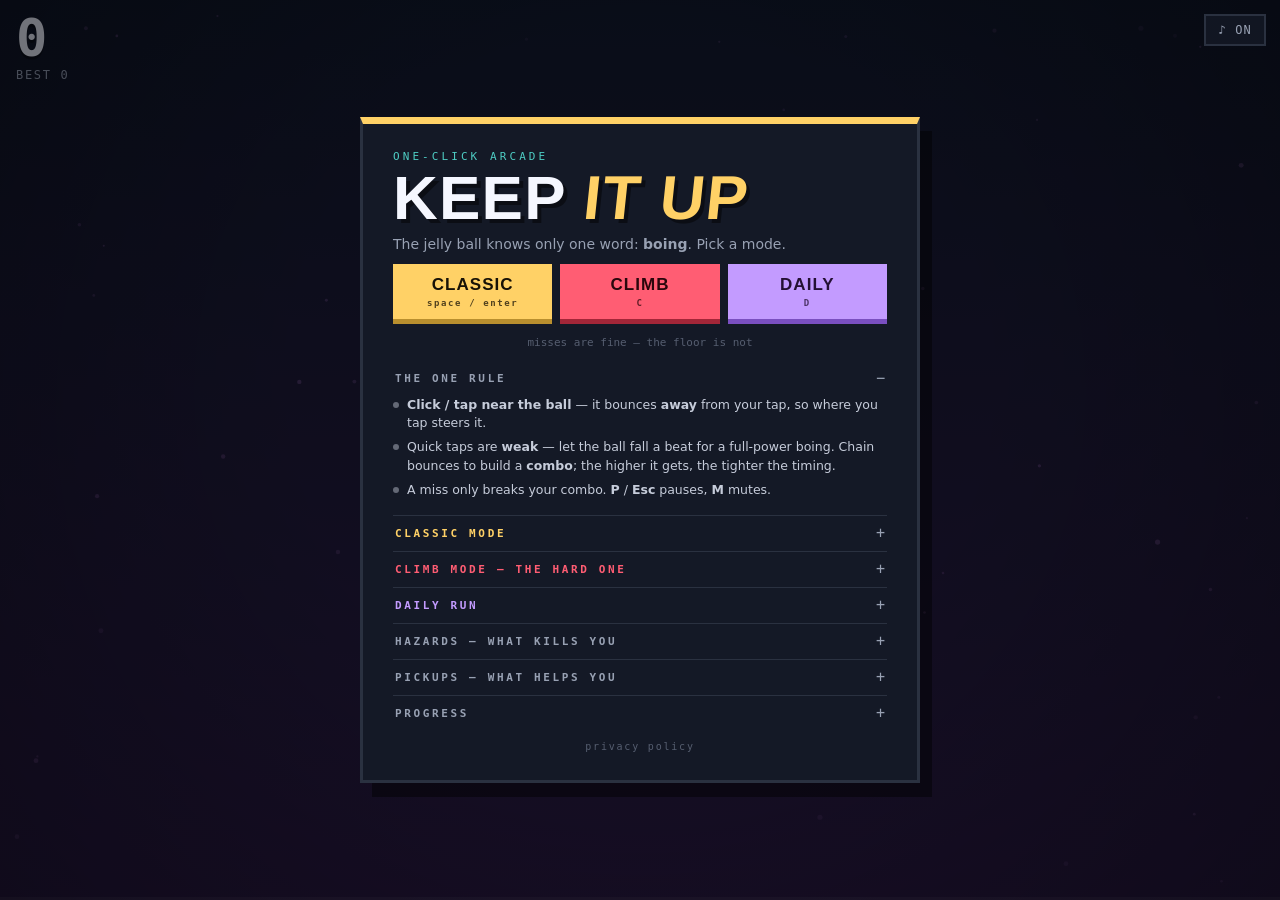
<file: dev.html>
<!DOCTYPE html>
<html lang="en">
<head>
<meta charset="utf-8">
<meta name="viewport" content="width=device-width, initial-scale=1, maximum-scale=1, user-scalable=no">
<meta name="color-scheme" content="dark">
<meta name="description" content="KEEP IT UP - a one-click jelly-bounce arcade game. Zero assets, zero dependencies, zero network requests.">
<meta name="apple-mobile-web-app-capable" content="yes">
<meta name="mobile-web-app-capable" content="yes">
<meta name="apple-mobile-web-app-status-bar-style" content="black-translucent">
<meta name="apple-mobile-web-app-title" content="KEEP IT UP">
<link rel="manifest" href="manifest.webmanifest">
<link rel="apple-touch-icon" href="apple-touch-icon.png">
<title>KEEP IT UP - one-click jelly bounce</title>
<script>
/* Installed before the game so that even a failure to load or parse the bundle
 * leaves a visible message instead of a silent black screen (COMPAT-01). */
window.addEventListener('error', function(e){
  var el = document.getElementById('fatal');
  if (!el) return;
  var what = (e && (e.message || (e.target && (e.target.src || e.target.href)))) || 'unknown error';
  el.textContent = 'Something broke: ' + what;
  el.classList.remove('hidden');
}, true);
</script>
<link rel="stylesheet" href="src/styles.css">
</head>
<body>
<canvas id="game" aria-label="Gameplay surface. Click or tap near the ball to bounce it away from your pointer."></canvas>

<div id="hud">
  <div id="scoreBox"><span id="score">0</span><span id="scoreUnit" class="unit hidden">m</span><div id="best">BEST 0</div><div id="modeTag" class="modeTag hidden"></div></div>
  <div id="comboBox"><div id="combo">&times;2</div><div id="comboBarWrap"><div id="comboBar"></div></div></div>
  <div id="effects" aria-hidden="true"></div>
</div>

<div id="toasts" aria-live="polite">
  <div id="toast" class="toast"><b id="toastName"></b><span id="toastDesc"></span></div>
</div>

<div id="sysBtns">
  <button id="pauseBtn" type="button" title="Pause (P)" aria-label="Pause">&#10074;&#10074;</button>
  <button id="mute" type="button" title="Toggle sound (M)" aria-label="Toggle sound" aria-pressed="false">&#9834; ON</button>
</div>

<div id="menu" class="overlay" role="dialog" aria-modal="true" aria-labelledby="menuTitle">
  <div class="panel wide">
    <p class="eyebrow">ONE-CLICK ARCADE</p>
    <h1 id="menuTitle">KEEP <em>IT&nbsp;UP</em></h1>
    <p class="tag">The jelly ball knows only one word: <b>boing</b>. Pick a mode.</p>
    <p id="installHint" class="installHint"><b>Install on iPhone / iPad:</b> tap <b>Share</b> &#8594; <b>Add to Home Screen</b>. It opens fullscreen and plays offline.</p>
    <p id="installHintFramed" class="installHint">Inside an embed the browser installs the <b>outer</b> page, not the game. For the installable standalone app, open <a id="standaloneLink" href="https://demerest.github.io/click-bounce/" target="_blank" rel="noopener">demerest.github.io/click-bounce</a> in its own tab, then <b>Share</b> &#8594; <b>Add to Home Screen</b>.</p>
    <div class="modeRow">
      <button id="startBtn" class="modeBtn gold" type="button">CLASSIC<span class="kbd">space / enter</span></button>
      <button id="climbBtn" class="modeBtn red" type="button">CLIMB<span class="kbd">C</span></button>
      <button id="dailyBtn" class="modeBtn violet" type="button">DAILY<span class="kbd">D</span></button>
      <p class="hint">misses are fine &mdash; the floor is not</p>
    </div>
    <div class="panelBody">
      <details class="msec" name="howto" open>
        <summary><h2>The one rule</h2></summary>
        <ul class="rules">
          <li><b>Click / tap near the ball</b> &mdash; it bounces <b>away</b> from your tap, so where you tap steers it.</li>
          <li>Quick taps are <b>weak</b> &mdash; let the ball fall a beat for a full-power boing. Chain bounces to build a <b>combo</b>; the higher it gets, the tighter the timing.</li>
          <li>A miss only breaks your combo.<span class="pcOnly"> <b>P</b> / <b>Esc</b> pauses, <b>M</b> mutes.</span></li>
        </ul>
      </details>
      <details class="msec" name="howto">
        <summary><h2 class="hGold">Classic mode</h2></summary>
        <ul class="rules">
          <li>Bounces score points and combos multiply them; pickups add more. Your best is saved.</li>
          <li>The <b>floor</b> ends the run. Hazards join in after a short warm-up, and never right on top of you.</li>
          <li>Slip past a hazard without touching it for a <b>near-miss bonus</b>.</li>
        </ul>
      </details>
      <details class="msec" name="howto">
        <summary><h2 class="hRed">Climb mode &mdash; the hard one</h2></summary>
        <ul class="rules">
          <li>You score by <b>how high you climb</b>. The camera only moves up.</li>
          <li>Walls of saws block the sky, each with <b>one dashed gap</b> &mdash; that gap is your way through.</li>
          <li><b>Lava</b> rises from below after a short head start. It is your floor now.</li>
          <li>Stars in the gaps add metres, and now and then a wall hides a shield.</li>
        </ul>
      </details>
      <details class="msec" name="howto">
        <summary><h2 class="hViolet">Daily run</h2></summary>
        <p id="dailyStrip" class="daily"></p>
        <ul class="rules">
          <li>Classic rules with a daily twist &mdash; the ball, the boing and the sky get remixed.</li>
          <li>Everyone plays the same mix; only your best run of the day is kept.</li>
        </ul>
      </details>
      <details class="msec" name="howto">
        <summary><h2>Hazards &mdash; what kills you</h2></summary>
        <ul class="legend">
          <li><canvas class="icon" data-icon="saw" aria-hidden="true"></canvas><div><b>Saw</b> &mdash; sweeps across the screen; the edge flashes red before it arrives.</div></li>
          <li><canvas class="icon" data-icon="spike" aria-hidden="true"></canvas><div><b>Spike</b> &mdash; a marker on the ceiling warns you, then it drops where you <i>were</i>. Keep moving.</div></li>
          <li><canvas class="icon" data-icon="seeker" aria-hidden="true"></canvas><div><b>Drone</b> &mdash; shows up later in the run. It chases you slowly, turns wide and dies on walls. Out-fly it.</div></li>
          <li><canvas class="icon" data-icon="lava" aria-hidden="true"></canvas><div><b>Lava</b> (climb) &mdash; rises from below and never stops. Touching it ends the run.</div></li>
        </ul>
      </details>
      <details class="msec" name="howto">
        <summary><h2>Pickups &mdash; what helps you</h2></summary>
        <ul class="legend">
          <li><canvas class="icon" data-icon="star" aria-hidden="true"></canvas><div><b>Star</b> &mdash; bonus points, extra metres in climb. Blinks right before it vanishes.</div></li>
          <li><canvas class="icon" data-icon="shield" aria-hidden="true"></canvas><div><b>Shield</b> &mdash; takes one hit for you, then pops.</div></li>
          <li><canvas class="icon" data-icon="slowmo" aria-hidden="true"></canvas><div><b>Slow-mo</b> &mdash; everything slows right down for a while, saws included.</div></li>
          <li><canvas class="icon" data-icon="magnet" aria-hidden="true"></canvas><div><b>Magnet</b> &mdash; nearby stars fly to you for a while.</div></li>
          <li><canvas class="icon" data-icon="heavy" aria-hidden="true"></canvas><div><b>Heavy star</b> &mdash; a big score, but the ball gets heavier for a while. Greed is a choice.</div></li>
        </ul>
      </details>
      <details class="msec" name="howto">
        <summary><h2>Progress</h2></summary>
        <div id="badges" class="badges" role="group" aria-label="Achievements"></div>
        <p class="mini">Badges: a big combo &middot; a few stars in one run &middot; a long run &middot; a shield save.</p>
        <div id="skins" class="swatches" role="group" aria-label="Ball skins"></div>
        <p class="mini">New skins unlock as your best score grows. Click one to wear it.</p>
      </details>
    </div>
    <a id="privacyLink" class="miniLink" href="https://demerest.github.io/click-bounce/privacy.html"
       target="_blank" rel="noopener">privacy policy</a>
  </div>
</div>

<div id="pause" class="overlay hidden" role="dialog" aria-modal="true" aria-labelledby="pauseTitle">
  <div class="panel narrow">
    <p class="eyebrow">TIME OUT</p>
    <h1 id="pauseTitle">PAUSED<em>.</em></h1>
    <p class="tag" id="pauseReason">The jelly ball is holding its breath.</p>
    <button id="resumeBtn" class="big" type="button">RESUME</button>
    <button id="pauseQuitBtn" class="ghost" type="button">QUIT TO MENU</button>
    <p class="hint pcOnly">P / Esc to resume</p>
  </div>
</div>

<div id="over" class="overlay hidden" role="dialog" aria-modal="true" aria-labelledby="overTitle">
  <div class="panel">
    <p class="eyebrow" id="overEyebrow">GRAVITY WINS</p>
    <h1 id="overTitle">SPLAT<em>.</em></h1>
    <p class="tag" id="overCause">the floor got you</p>
    <div id="finalScore"><span id="finalScoreVal">0</span><span id="newBest">NEW BEST!</span></div>
    <div class="stats">
      <div class="stat"><b id="finalBounces">0</b><span>BOUNCES</span></div>
      <div class="stat"><b id="finalCombo">0</b><span>MAX COMBO</span></div>
      <div class="stat"><b id="finalTime">0s</b><span>TIME</span></div>
      <div class="stat"><b id="finalBest">0</b><span>BEST</span></div>
    </div>
    <button id="retryBtn" class="big" type="button">BOUNCE AGAIN</button>
    <div class="modes">
      <button id="shareBtn" class="ghost" type="button">COPY SCORE</button>
      <button id="menuBtn" class="ghost" type="button">MAIN MENU</button>
    </div>
    <p class="hint pcOnly">space / enter to retry</p>
  </div>
</div>

<div id="srStatus" class="sr-only" role="status" aria-live="polite"></div>
<div id="fatal" class="hidden" role="alert"></div>

<script type="module" src="src/game.js"></script>
</body>
</html>
</file>
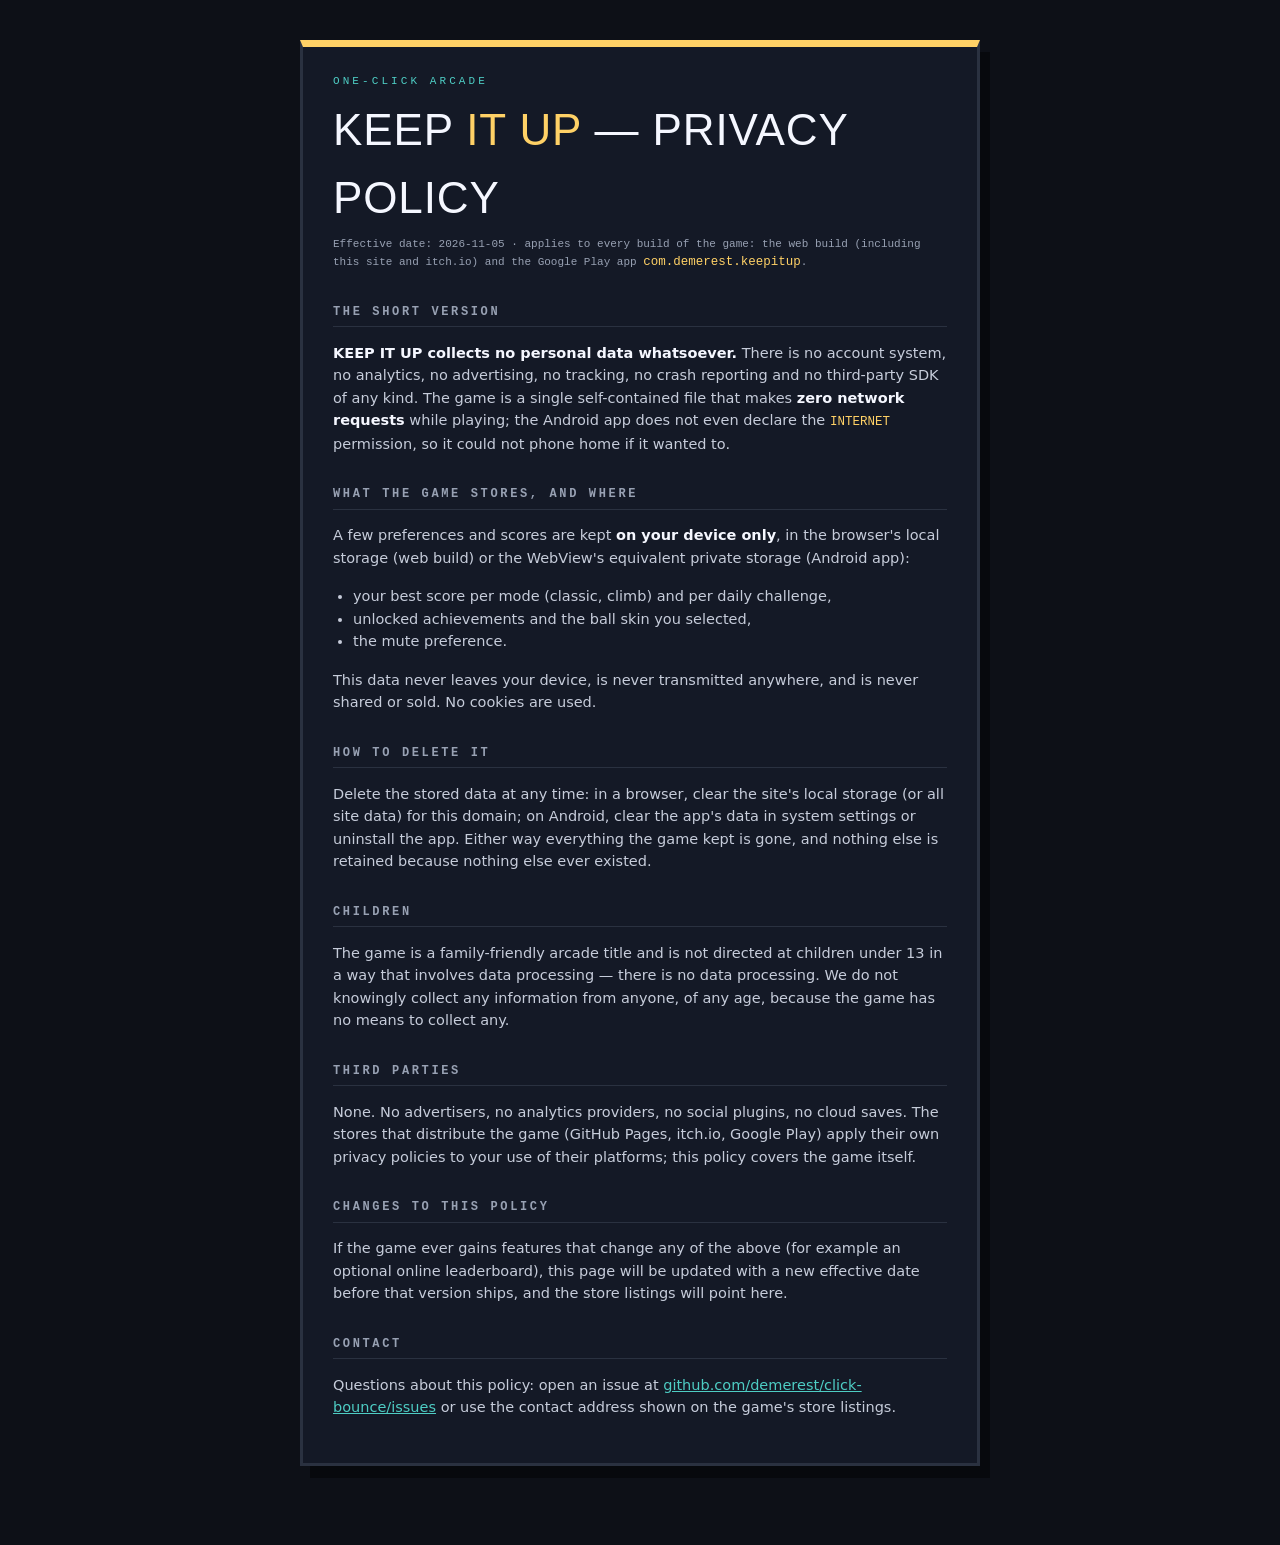
<file: privacy.html>
<!DOCTYPE html>
<html lang="en">
<head>
<meta charset="utf-8">
<meta name="viewport" content="width=device-width, initial-scale=1">
<meta name="color-scheme" content="dark">
<meta name="description" content="Privacy policy for KEEP IT UP - the one-click jelly-bounce arcade game (web, itch.io and Google Play builds).">
<title>KEEP IT UP - Privacy Policy</title>
<style>
  :root{ --panel:#141926; --line:#2a3140; --ink:#f5f7ff; --dim:#98a1b3; --accent:#ffd166; --cool:#4ecdc4; }
  *{ box-sizing:border-box; }
  body{ margin:0; background:#0d1017; color:var(--ink);
        font-family:system-ui,'Segoe UI',sans-serif; line-height:1.55; }
  main{ max-width:720px; margin:0 auto; padding:40px 20px 80px; }
  h1{ font-family:Impact,'Arial Black',sans-serif; font-weight:400; font-size:44px;
      margin:0 0 4px; letter-spacing:.02em; }
  h1 em{ font-style:normal; color:var(--accent); }
  .eyebrow{ font-family:ui-monospace,Consolas,monospace; font-size:11px;
            letter-spacing:.28em; color:var(--cool); margin:0 0 6px; }
  .eff{ font-family:ui-monospace,Consolas,monospace; font-size:11px; color:var(--dim); margin:0 0 28px; }
  h2{ font-family:ui-monospace,Consolas,monospace; font-size:12px; letter-spacing:.22em;
      text-transform:uppercase; color:var(--dim); border-bottom:1px solid var(--line);
      padding-bottom:5px; margin:30px 0 10px; }
  p,li{ font-size:14.5px; color:#c6ccda; }
  b{ color:var(--ink); }
  ul{ padding-left:20px; }
  a{ color:var(--cool); }
  code{ font-family:ui-monospace,Consolas,monospace; font-size:12.5px; color:var(--accent); }
  .card{ background:var(--panel); border:3px solid var(--line); border-top:7px solid var(--accent);
         box-shadow:10px 12px 0 rgba(0,0,0,.45); padding:26px 30px 30px; }
</style>
</head>
<body>
<main>
  <div class="card">
    <p class="eyebrow">ONE-CLICK ARCADE</p>
    <h1>KEEP <em>IT&nbsp;UP</em> &mdash; PRIVACY POLICY</h1>
    <p class="eff">Effective date: 2026-11-05 &middot; applies to every build of the game:
       the web build (including this site and itch.io) and the Google Play app
       <code>com.demerest.keepitup</code>.</p>

    <h2>The short version</h2>
    <p><b>KEEP IT UP collects no personal data whatsoever.</b> There is no account
       system, no analytics, no advertising, no tracking, no crash reporting and no
       third-party SDK of any kind. The game is a single self-contained file that
       makes <b>zero network requests</b> while playing; the Android app does not
       even declare the <code>INTERNET</code> permission, so it could not phone home
       if it wanted to.</p>

    <h2>What the game stores, and where</h2>
    <p>A few preferences and scores are kept <b>on your device only</b>, in the
       browser's local storage (web build) or the WebView's equivalent private
       storage (Android app):</p>
    <ul>
      <li>your best score per mode (classic, climb) and per daily challenge,</li>
      <li>unlocked achievements and the ball skin you selected,</li>
      <li>the mute preference.</li>
    </ul>
    <p>This data never leaves your device, is never transmitted anywhere, and is
       never shared or sold. No cookies are used.</p>

    <h2>How to delete it</h2>
    <p>Delete the stored data at any time: in a browser, clear the site's local
       storage (or all site data) for this domain; on Android, clear the app's data
       in system settings or uninstall the app. Either way everything the game kept
       is gone, and nothing else is retained because nothing else ever existed.</p>

    <h2>Children</h2>
    <p>The game is a family-friendly arcade title and is not directed at children
       under 13 in a way that involves data processing &mdash; there is no data
       processing. We do not knowingly collect any information from anyone, of any
       age, because the game has no means to collect any.</p>

    <h2>Third parties</h2>
    <p>None. No advertisers, no analytics providers, no social plugins, no cloud
       saves. The stores that distribute the game (GitHub Pages, itch.io, Google
       Play) apply their own privacy policies to your use of their platforms; this
       policy covers the game itself.</p>

    <h2>Changes to this policy</h2>
    <p>If the game ever gains features that change any of the above (for example an
       optional online leaderboard), this page will be updated with a new effective
       date before that version ships, and the store listings will point here.</p>

    <h2>Contact</h2>
    <p>Questions about this policy: open an issue at
       <a href="https://github.com/demerest/click-bounce/issues">github.com/demerest/click-bounce/issues</a>
       or use the contact address shown on the game's store listings.</p>
  </div>
</main>
</body>
</html>
</file>
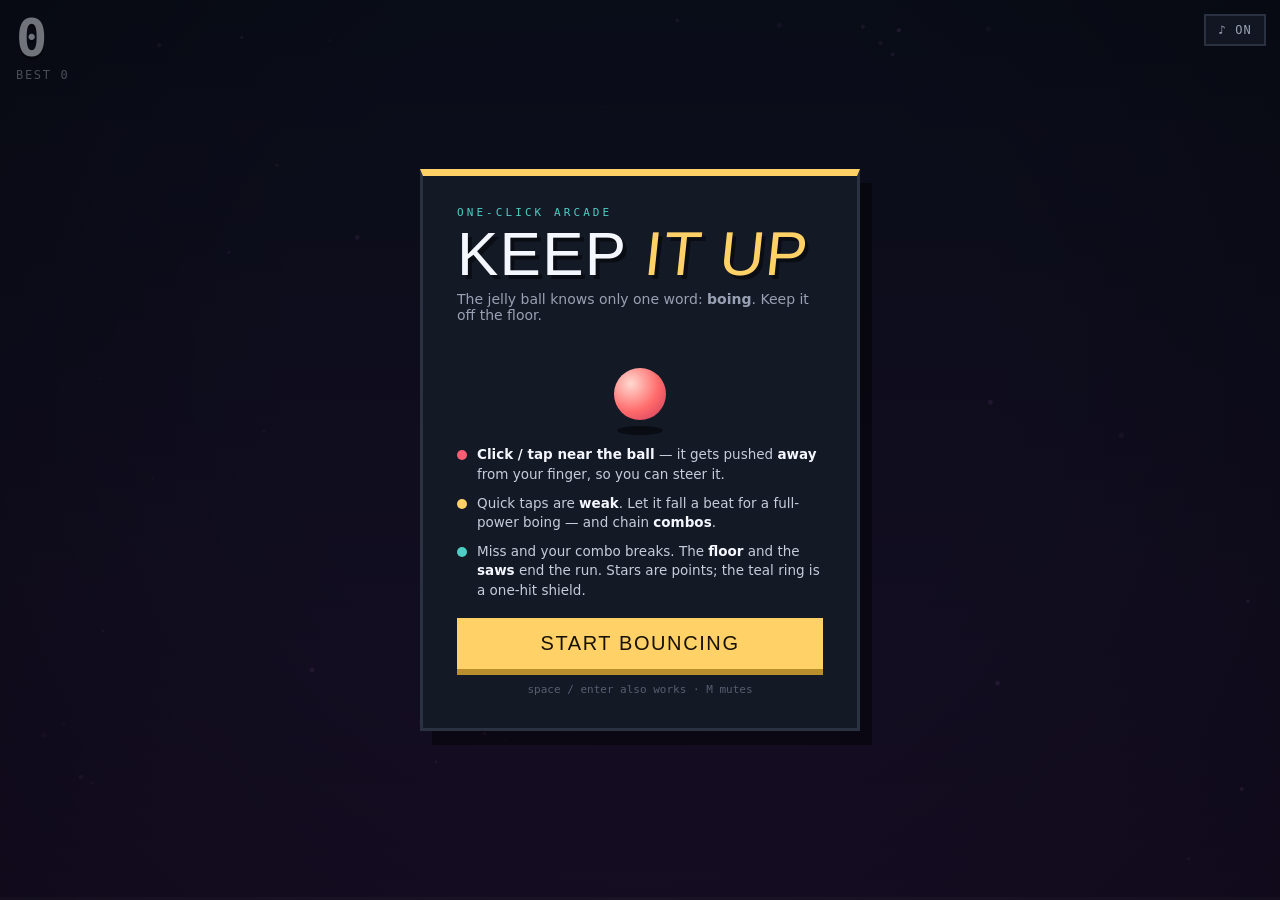
<file: prototype.html>
<!DOCTYPE html>
<html lang="en">
<head>
<meta charset="utf-8">
<meta name="viewport" content="width=device-width, initial-scale=1, maximum-scale=1, user-scalable=no">
<title>KEEP IT UP — one-click jelly bounce</title>
<style>
  :root{
    --panel:#141926; --line:#2a3140; --ink:#f5f7ff; --dim:#98a1b3;
    --accent:#ffd166; --hot:#ff5d73; --cool:#4ecdc4;
    --display: Impact,'Arial Black','Franklin Gothic Bold',sans-serif;
    --mono: ui-monospace,'SF Mono',Menlo,Consolas,monospace;
  }
  *{box-sizing:border-box; -webkit-tap-highlight-color:transparent;}
  html,body{height:100%; margin:0; overflow:hidden; background:#0d1017;
    font-family:system-ui,'Segoe UI',sans-serif; color:var(--ink); user-select:none;}
  #game{position:fixed; inset:0; display:block; touch-action:none; cursor:crosshair;}

  /* ---------- HUD ---------- */
  #hud{position:fixed; inset:0; pointer-events:none; z-index:5; font-family:var(--mono);}
  #scoreBox{position:absolute; top:12px; left:16px;}
  #score{display:inline-block; font-size:clamp(34px,6vw,52px); font-weight:900; line-height:1;
    text-shadow:0 3px 0 rgba(0,0,0,.5);}
  #score.pop{animation:scorePop .18s ease-out;}
  @keyframes scorePop{0%{transform:scale(1.28); color:var(--accent);}100%{transform:scale(1);}}
  #best{color:var(--dim); font-size:12px; letter-spacing:.14em; margin-top:4px;}
  #comboBox{position:absolute; top:14px; left:50%; transform:translateX(-50%);
    text-align:center; opacity:0; transition:opacity .15s;}
  #combo{font-size:30px; font-weight:900; color:var(--accent); text-shadow:0 3px 0 rgba(0,0,0,.5);}
  #comboBarWrap{width:92px; height:5px; margin:5px auto 0; background:rgba(255,255,255,.15); border-radius:3px;}
  #comboBar{height:100%; width:100%; background:var(--accent); border-radius:3px;}
  #mute{position:fixed; top:14px; right:14px; z-index:20; pointer-events:auto;
    font-family:var(--mono); font-size:12px; letter-spacing:.1em; color:var(--dim);
    background:rgba(20,25,38,.8); border:2px solid var(--line); padding:7px 12px; cursor:pointer;}
  #mute:hover{color:var(--ink); border-color:var(--dim);}
  #mute.muted{color:#565e70; text-decoration:line-through;}

  /* ---------- Overlays ---------- */
  .overlay{position:fixed; inset:0; z-index:10; display:flex; align-items:center;
    justify-content:center; background:rgba(7,9,14,.55);}
  .hidden{display:none;}
  .panel{background:var(--panel); border:3px solid var(--line); border-top:7px solid var(--accent);
    box-shadow:12px 14px 0 rgba(0,0,0,.45); padding:30px 34px 32px;
    width:min(92vw,440px); animation:panelIn .35s cubic-bezier(.2,1.4,.4,1);}
  @keyframes panelIn{from{transform:translateY(26px); opacity:0;}to{transform:none; opacity:1;}}
  .eyebrow{font-family:var(--mono); font-size:11px; letter-spacing:.28em; color:var(--cool); margin:0 0 6px;}
  h1{font-family:var(--display); font-weight:400; font-size:clamp(42px,9vw,62px); line-height:.95;
    letter-spacing:.02em; margin:0 0 8px; text-shadow:4px 4px 0 rgba(0,0,0,.45);}
  h1 em{font-style:normal; color:var(--accent); display:inline-block; transform:skew(-6deg);}
  .tag{color:var(--dim); font-size:14px; margin:0 0 16px;}
  .demo{display:flex; flex-direction:column; align-items:center; height:96px; justify-content:flex-end; margin:2px 0 10px;}
  .demo-ball{width:52px; height:52px; border-radius:50%;
    background:radial-gradient(circle at 32% 30%, #ffd9d0, #ff6b6b 55%, #c9375c);
    animation:demoBounce 1.5s cubic-bezier(.5,0,.5,1) infinite;}
  .demo-shadow{width:46px; height:9px; border-radius:50%; background:rgba(0,0,0,.5);
    margin-top:6px; animation:demoShadow 1.5s cubic-bezier(.5,0,.5,1) infinite;}
  @keyframes demoBounce{
    0%{transform:translateY(-64px) scale(1,1);} 46%{transform:translateY(0) scale(1,1);}
    52%{transform:translateY(4px) scale(1.28,.66);} 58%{transform:translateY(-6px) scale(.92,1.08);}
    100%{transform:translateY(-64px) scale(1,1);}}
  @keyframes demoShadow{0%,100%{transform:scaleX(.5); opacity:.35;} 52%{transform:scaleX(1.15); opacity:.7;}}
  ul.how{list-style:none; margin:0 0 18px; padding:0; font-size:13.5px; line-height:1.45; color:#c6ccda;}
  ul.how li{margin:0 0 9px; padding-left:20px; position:relative;}
  ul.how li::before{content:''; position:absolute; left:0; top:5px; width:10px; height:10px; border-radius:50%;}
  ul.how li:nth-child(1)::before{background:var(--hot);}
  ul.how li:nth-child(2)::before{background:var(--accent);}
  ul.how li:nth-child(3)::before{background:var(--cool);}
  ul.how b{color:var(--ink);}
  button.big{display:block; width:100%; font-family:var(--display); font-size:20px; letter-spacing:.08em;
    background:var(--accent); color:#181206; border:0; padding:14px 0; cursor:pointer;
    box-shadow:0 6px 0 #b98f2e; transition:transform .08s, box-shadow .08s;}
  button.big:hover{transform:translateY(-2px); box-shadow:0 8px 0 #b98f2e;}
  button.big:active{transform:translateY(3px); box-shadow:0 2px 0 #b98f2e;}
  .hint{font-family:var(--mono); font-size:11px; color:#565e70; text-align:center; margin:14px 0 0;}
  #finalScore{font-family:var(--mono); font-size:56px; font-weight:900; color:var(--accent);
    line-height:1; margin:6px 0 14px; text-shadow:0 3px 0 rgba(0,0,0,.5);}
  .stats{display:flex; gap:10px; margin-bottom:16px;}
  .stat{flex:1; background:#0f1420; border:2px solid var(--line); padding:9px 6px; text-align:center;}
  .stat b{display:block; font-family:var(--mono); font-size:20px;}
  .stat span{font-size:10px; letter-spacing:.14em; color:var(--dim);}
  #newBest{display:none; font-family:var(--mono); font-size:12px; letter-spacing:.2em; color:#181206;
    background:var(--cool); padding:4px 10px; margin-left:10px; vertical-align:middle;
    animation:panelIn .3s cubic-bezier(.2,1.6,.4,1);}
  @media (prefers-reduced-motion: reduce){ .demo-ball,.demo-shadow{animation:none;} }
</style>
</head>
<body>
<canvas id="game"></canvas>

<div id="hud">
  <div id="scoreBox"><span id="score">0</span><div id="best">BEST 0</div></div>
  <div id="comboBox"><div id="combo">&times;2</div><div id="comboBarWrap"><div id="comboBar"></div></div></div>
</div>

<button id="mute" title="toggle sound (M)">&#9834; ON</button>

<div id="menu" class="overlay">
  <div class="panel">
    <p class="eyebrow">ONE-CLICK ARCADE</p>
    <h1>KEEP <em>IT&nbsp;UP</em></h1>
    <p class="tag">The jelly ball knows only one word: <b>boing</b>. Keep it off the floor.</p>
    <div class="demo"><div class="demo-ball"></div><div class="demo-shadow"></div></div>
    <ul class="how">
      <li><b>Click / tap near the ball</b> — it gets pushed <b>away</b> from your finger, so you can steer it.</li>
      <li>Quick taps are <b>weak</b>. Let it fall a beat for a full-power boing — and chain <b>combos</b>.</li>
      <li>Miss and your combo breaks. The <b>floor</b> and the <b>saws</b> end the run. Stars are points; the teal ring is a one-hit shield.</li>
    </ul>
    <button id="startBtn" class="big">START BOUNCING</button>
    <p class="hint">space / enter also works &middot; M mutes</p>
  </div>
</div>

<div id="over" class="overlay hidden">
  <div class="panel">
    <p class="eyebrow">GRAVITY WINS</p>
    <h1>SPLAT<em>.</em></h1>
    <div id="finalScore">0<span id="newBest">NEW BEST!</span></div>
    <div class="stats">
      <div class="stat"><b id="finalBounces">0</b><span>BOUNCES</span></div>
      <div class="stat"><b id="finalCombo">0</b><span>MAX COMBO</span></div>
      <div class="stat"><b id="finalBest">0</b><span>BEST</span></div>
    </div>
    <button id="retryBtn" class="big">BOUNCE AGAIN</button>
    <p class="hint">space / enter to retry</p>
  </div>
</div>

<script>
'use strict';
/* ================= TUNING KNOBS ================= */
const CFG = {
  gravityBase: 950, gravityRamp: 9, gravityMax: 1650,   // difficulty pacing
  bouncePower: 880, bounceChargeTime: 0.45, bounceMinFactor: 0.55,
  hitRadiusMul: 2.3, comboWindow: 2.2, wallRest: 0.75,
  hazardDelay: 9, hazardIntervalStart: 3.4, hazardIntervalMin: 1.15,
  ballRadius: 26,
};

/* ================= BASICS ================= */
const canvas = document.getElementById('game');
const ctx = canvas.getContext('2d');
let W = 0, H = 0;
function resize(){
  const dpr = Math.min(window.devicePixelRatio || 1, 2);
  W = window.innerWidth; H = window.innerHeight;
  canvas.width = W * dpr; canvas.height = H * dpr;
  canvas.style.width = W + 'px'; canvas.style.height = H + 'px';
  ctx.setTransform(dpr, 0, 0, dpr, 0, 0);
}
window.addEventListener('resize', resize); resize();

const TAU = Math.PI * 2;
const clamp = (v,a,b) => v < a ? a : v > b ? b : v;
const rand  = (a,b) => a + Math.random() * (b - a);
function lerpAngle(a, b, t){
  let d = (b - a) % TAU;
  if (d >  Math.PI) d -= TAU;
  if (d < -Math.PI) d += TAU;
  return a + d * t;
}
const LS = {
  get(k){ try { return localStorage.getItem(k); } catch(e){ return null; } },
  set(k,v){ try { localStorage.setItem(k,v); } catch(e){} }
};

/* ================= AUDIO (all synthesized) ================= */
const Snd = {
  ctx:null, master:null, noiseBuf:null, muted:false,
  ensure(){
    if (!this.ctx){
      const AC = window.AudioContext || window.webkitAudioContext;
      if (!AC) return;
      this.ctx = new AC();
      this.master = this.ctx.createGain();
      this.master.gain.value = this.muted ? 0 : 0.18;
      this.master.connect(this.ctx.destination);
      const len = this.ctx.sampleRate;
      const buf = this.ctx.createBuffer(1, len, this.ctx.sampleRate);
      const d = buf.getChannelData(0);
      for (let i = 0; i < len; i++) d[i] = Math.random() * 2 - 1;
      this.noiseBuf = buf;
    }
    if (this.ctx.state === 'suspended') this.ctx.resume();
  },
  tone(f0, f1, dur, type, vol, delay = 0){
    if (!this.ctx || this.muted) return;
    const t0 = this.ctx.currentTime + delay;
    const o = this.ctx.createOscillator(), g = this.ctx.createGain();
    o.type = type;
    o.frequency.setValueAtTime(f0, t0);
    if (f1 !== f0) o.frequency.exponentialRampToValueAtTime(Math.max(1, f1), t0 + dur);
    g.gain.setValueAtTime(0.0001, t0);
    g.gain.exponentialRampToValueAtTime(vol, t0 + 0.008);
    g.gain.exponentialRampToValueAtTime(0.0001, t0 + dur);
    o.connect(g); g.connect(this.master);
    o.start(t0); o.stop(t0 + dur + 0.05);
  },
  noise(dur, vol, delay = 0){
    if (!this.ctx || this.muted) return;
    const t0 = this.ctx.currentTime + delay;
    const s = this.ctx.createBufferSource(); s.buffer = this.noiseBuf;
    const f = this.ctx.createBiquadFilter(); f.type = 'lowpass'; f.frequency.value = 900;
    const g = this.ctx.createGain();
    g.gain.setValueAtTime(vol, t0);
    g.gain.exponentialRampToValueAtTime(0.0001, t0 + dur);
    s.connect(f); f.connect(g); g.connect(this.master);
    s.start(t0); s.stop(t0 + dur + 0.05);
  },
  bounce(c){ // pentatonic ladder — always consonant
    const steps = [0,3,5,7,10,12,15,17,19,22];
    const f = 240 * Math.pow(2, steps[Math.min(c - 1, steps.length - 1)] / 12);
    this.tone(f, f, 0.1, 'triangle', 0.45);
    this.tone(f * 2, f * 2, 0.06, 'sine', 0.14);
  },
  miss(){ this.tone(130, 80, 0.07, 'square', 0.2); },
  wall(){ this.tone(170, 150, 0.05, 'sine', 0.12); },
  star(){ this.tone(784, 784, 0.08, 'sine', 0.35); this.tone(1046, 1046, 0.1, 'sine', 0.35, 0.08); },
  shield(){ this.tone(392, 587, 0.16, 'triangle', 0.4); },
  pop(){ this.tone(500, 110, 0.22, 'sawtooth', 0.4); this.noise(0.18, 0.3); },
  die(){ this.tone(260, 55, 0.55, 'sawtooth', 0.5); this.tone(130, 40, 0.6, 'square', 0.25, 0.05); this.noise(0.45, 0.35); },
  start(){ this.tone(330, 660, 0.18, 'triangle', 0.35); },
};

/* ================= STATE ================= */
let state = 'menu';
let score = 0, best = +(LS.get('keepup.best') || 0), newBest = false;
let combo = 0, comboTimer = 0, maxCombo = 0, bounces = 0;
let elapsed = 0, totalT = 0, lastBounceAt = -9, shake = 0, dotKick = 0;
let shield = false, overAt = 0;
let hazardTimer = 0, starTimer = 3, shieldTimer = 10;
const hazards = [], pickups = [], particles = [], rings = [], texts = [];
const ball = { x:0, y:0, vx:0, vy:0, r:CFG.ballRadius, spin:0, ang:0, dispAng:-Math.PI/2,
               wAmp:0, wPhase:0, dead:false, blinkT:2.5, blink:0, trail:[] };
const bgDots = [];
for (let i = 0; i < 46; i++)
  bgDots.push({ x:Math.random()*2000, y:Math.random()*1200, r:rand(1,2.6), s:rand(10,32), a:rand(0.08,0.3), k:rand(0.4,1) });

function reset(){
  score = 0; combo = 0; comboTimer = 0; maxCombo = 0; bounces = 0;
  elapsed = 0; lastBounceAt = totalT - 9; shake = 0; shield = false;
  hazards.length = 0; pickups.length = 0; particles.length = 0; rings.length = 0; texts.length = 0;
  hazardTimer = CFG.hazardDelay; starTimer = 3; shieldTimer = 10;
  ball.x = W/2; ball.y = H*0.4; ball.vx = rand(-30,30); ball.vy = -250;
  ball.dead = false; ball.wAmp = 0; ball.trail.length = 0; ball.dispAng = -Math.PI/2;
}

/* ================= HELPERS (fx) ================= */
function burst(x, y, color, n, speed){
  for (let i = 0; i < n; i++){
    const a = Math.random() * TAU, s = rand(0.25, 1) * speed;
    const life = rand(0.35, 0.8);
    particles.push({ x, y, vx:Math.cos(a)*s, vy:Math.sin(a)*s - 60, life, max:life, s:rand(2,5), color });
  }
}
function addText(x, y, txt, color){ texts.push({ x, y, txt, life:0.9, color }); }
function addScore(n, x, y, color){ score += n; addText(x, y, '+' + n, color); }

/* ================= INPUT: the core verb ================= */
function attemptBounce(cx, cy, auto){
  if (ball.dead) return;
  const dx = ball.x - cx, dy = ball.y - cy;
  const d = Math.hypot(dx, dy) || 1;
  if (d > ball.r * CFG.hitRadiusMul){
    if (!auto && state === 'play'){                 // a miss: combo breaks, nothing worse
      rings.push({ x:cx, y:cy, r:4, vr:140, life:0.35, max:0.35, color:'rgba(255,255,255,0.5)' });
      if (combo >= 2) addText(cx, cy - 12, 'combo lost', '#98a1b3');
      combo = 0; comboTimer = 0;
      Snd.miss();
    }
    return;
  }
  if (state === 'play' && totalT - lastBounceAt < 0.1) return;   // anti spam

  // push direction: away from the click, with a guaranteed upward component
  let nx = dx / d, ny = dy / d;
  if (ny > -0.35){ ny = -0.35; const m = Math.hypot(nx, ny); nx /= m; ny /= m; }

  // charge: quick taps are weak, letting it fall = full power (risk/reward)
  const charge = clamp((totalT - lastBounceAt) / CFG.bounceChargeTime, 0, 1);
  const factor = CFG.bounceMinFactor + (1 - CFG.bounceMinFactor) * charge;
  const power = CFG.bouncePower * factor;

  ball.vx = nx * power * 0.95;
  ball.vy = -power * Math.max(0.55, -ny);
  ball.spin = -nx * 7;
  ball.wAmp = 0.38 + 0.22 * factor; ball.wPhase = 0;   // jelly squash impulse
  rings.push({ x:ball.x, y:ball.y + ball.r*0.5, r:ball.r*0.6, vr:260, life:0.3, max:0.3, color:'rgba(255,209,102,0.55)' });
  dotKick = 180;
  lastBounceAt = totalT;

  if (state === 'play'){
    combo = comboTimer > 0 ? combo + 1 : 1;
    comboTimer = CFG.comboWindow;
    maxCombo = Math.max(maxCombo, combo);
    bounces++;
    addScore(5 * Math.min(combo, 10), ball.x, ball.y - ball.r - 10, '#ffd166');
    Snd.bounce(combo);
  } else if (!auto) Snd.bounce(1);
}

/* ================= SPAWNERS ================= */
function spawnHazard(){
  if (hazards.length >= 5) return;
  const fromLeft = Math.random() < 0.5;
  let y = rand(H*0.12, H*0.7), tries = 0;
  while (Math.abs(y - ball.y) < 130 && tries++ < 8) y = rand(H*0.12, H*0.7);  // fairness
  const speed = rand(70, 130) + Math.min(150, elapsed * 1.6);
  hazards.push({ x:fromLeft ? -60 : W + 60, y, cy:y, vx:(fromLeft ? 1 : -1) * speed,
    r:rand(15,24), rot:rand(0,TAU), rotV:rand(2,4)*(fromLeft ? 1 : -1),
    bobP:rand(0,TAU), bobAmp:rand(6,18) });
}
function spawnPickup(type){
  let x = rand(50, W - 50), y = rand(70, H * 0.55);
  if (Math.hypot(x - ball.x, y - ball.y) < 130) x = clamp(x + 160, 50, W - 50);
  pickups.push({ type, x, y, r:type === 'star' ? 13 : 15, life:7, t:0, ph:rand(0,TAU) });
  if (pickups.length > 4) pickups.shift();
}

/* ================= GAME FLOW ================= */
const menuEl = document.getElementById('menu'), overEl = document.getElementById('over');
function die(){
  if (ball.dead) return;
  ball.dead = true; state = 'over'; overAt = performance.now();
  burst(ball.x, ball.y, '#ff6b6b', 40, 380);
  burst(ball.x, ball.y, '#ffd166', 18, 260);
  rings.push({ x:ball.x, y:ball.y, r:ball.r, vr:420, life:0.5, max:0.5, color:'rgba(255,93,115,0.7)' });
  shake = 12; Snd.die();
  newBest = score > best;
  if (newBest){ best = score; LS.set('keepup.best', best); }
  document.getElementById('finalScore').firstChild.textContent = score;
  document.getElementById('newBest').style.display = newBest ? 'inline-block' : 'none';
  document.getElementById('finalBounces').textContent = bounces;
  document.getElementById('finalCombo').textContent = '×' + Math.min(maxCombo, 10);
  document.getElementById('finalBest').textContent = best;
  setTimeout(() => { if (state === 'over') overEl.classList.remove('hidden'); }, 550);
}
function startGame(){
  Snd.ensure(); reset(); state = 'play';
  menuEl.classList.add('hidden'); overEl.classList.add('hidden');
  Snd.start();
}

/* ================= UPDATE ================= */
function updateFx(dt){
  shake *= Math.exp(-6 * dt);
  dotKick *= Math.exp(-3 * dt);
  for (let i = particles.length-1; i >= 0; i--){
    const p = particles[i]; p.life -= dt;
    if (p.life <= 0){ particles.splice(i,1); continue; }
    p.vy += 600 * dt; p.x += p.vx * dt; p.y += p.vy * dt;
  }
  for (let i = rings.length-1; i >= 0; i--){
    const r = rings[i]; r.life -= dt;
    if (r.life <= 0){ rings.splice(i,1); continue; }
    r.r += r.vr * dt;
  }
  for (let i = texts.length-1; i >= 0; i--){
    const t = texts[i]; t.life -= dt; t.y -= 34 * dt;
    if (t.life <= 0) texts.splice(i,1);
  }
  for (const d of bgDots){
    d.y += (d.s + dotKick * d.k) * dt;
    if (d.y > H + 10){ d.y = -10; d.x = Math.random() * W; }
    if (d.x > W) d.x -= W;
  }
  ball.blinkT -= dt;
  if (ball.blinkT <= 0){ ball.blink = 0.13; ball.blinkT = rand(2.4, 5); }
  if (ball.blink > 0) ball.blink -= dt;
  ball.wPhase += dt * 19;
  ball.wAmp *= Math.exp(-5.2 * dt);
}

function update(dt){
  totalT += dt;
  updateFx(dt);
  if (state === 'over') return;
  const playing = state === 'play';
  if (playing) elapsed += dt;
  const g = Math.min(CFG.gravityMax, CFG.gravityBase + elapsed * CFG.gravityRamp);

  // attract-mode autopilot on the menu
  if (state === 'menu'){
    if (ball.vy > 0 && ball.y > H * 0.6){
      const push = clamp((W/2 - ball.x) * 0.004, -0.7, 0.7);
      attemptBounce(ball.x - push * 90, ball.y + ball.r * 2, true);
    }
    if (ball.y + ball.r >= H){ ball.y = H - ball.r; ball.vy = -CFG.bouncePower * 0.9; ball.wAmp = 0.45; }
  }

  // physics (semi-implicit Euler)
  ball.vy += g * dt;
  ball.x += ball.vx * dt; ball.y += ball.vy * dt;
  ball.ang += ball.spin * dt; ball.spin *= Math.exp(-1.2 * dt);
  if (ball.x < ball.r){ ball.x = ball.r; ball.vx = Math.abs(ball.vx) * CFG.wallRest; ball.wAmp = Math.max(ball.wAmp, 0.2); Snd.wall(); }
  else if (ball.x > W - ball.r){ ball.x = W - ball.r; ball.vx = -Math.abs(ball.vx) * CFG.wallRest; ball.wAmp = Math.max(ball.wAmp, 0.2); Snd.wall(); }
  if (ball.y < -ball.r * 2.5){ ball.y = -ball.r * 2.5; ball.vy = Math.abs(ball.vy) * 0.35; }

  const sp = Math.hypot(ball.vx, ball.vy);
  if (sp > 60) ball.dispAng = lerpAngle(ball.dispAng, Math.atan2(ball.vy, ball.vx), Math.min(1, 10 * dt));
  ball.trail.push({ x:ball.x, y:ball.y });
  if (ball.trail.length > 12) ball.trail.shift();

  if (playing && ball.y + ball.r >= H){ die(); return; }
  if (combo > 0){ comboTimer -= dt; if (comboTimer <= 0) combo = 0; }

  if (playing){
    hazardTimer -= dt;
    if (hazardTimer <= 0){ spawnHazard(); hazardTimer = Math.max(CFG.hazardIntervalMin, CFG.hazardIntervalStart - elapsed * 0.03); }
    starTimer -= dt;
    if (starTimer <= 0){ spawnPickup('star'); starTimer = rand(3.5, 5.5); }
    shieldTimer -= dt;
    if (shieldTimer <= 0){ if (!shield) spawnPickup('shield'); shieldTimer = rand(12, 18); }
  }

  for (let i = hazards.length-1; i >= 0; i--){
    const h = hazards[i];
    h.x += h.vx * dt; h.rot += h.rotV * dt; h.bobP += dt * 2.2;
    h.cy = h.y + Math.sin(h.bobP) * h.bobAmp;
    if ((h.vx > 0 && h.x > W + 80) || (h.vx < 0 && h.x < -80)){ hazards.splice(i,1); continue; }
    if (playing && !ball.dead && Math.hypot(h.x - ball.x, h.cy - ball.y) < h.r + ball.r * 0.9){
      if (shield){
        shield = false; hazards.splice(i,1);
        burst(h.x, h.cy, '#4ecdc4', 26, 260);
        rings.push({ x:h.x, y:h.cy, r:10, vr:340, life:0.4, max:0.4, color:'rgba(78,205,196,0.8)' });
        ball.vy -= 150; shake = Math.max(shake, 7); Snd.pop();
        addText(h.x, h.cy - 20, 'shield saved you!', '#4ecdc4');
      } else die();
    }
  }

  for (let i = pickups.length-1; i >= 0; i--){
    const p = pickups[i];
    p.t += dt; p.life -= dt;
    p.y += Math.sin(p.t * 2 + p.ph) * 8 * dt;
    if (p.life <= 0){ pickups.splice(i,1); continue; }
    if (playing && !ball.dead && Math.hypot(p.x - ball.x, p.y - ball.y) < ball.r + p.r + 4){
      if (p.type === 'star'){ addScore(40, p.x, p.y, '#ffd166'); burst(p.x, p.y, '#ffd166', 16, 220); Snd.star(); }
      else { shield = true; addText(p.x, p.y, 'SHIELD', '#4ecdc4'); Snd.shield(); }
      pickups.splice(i,1);
    }
  }
}

/* ================= RENDER ================= */
function starPath(R){
  ctx.beginPath();
  for (let i = 0; i < 10; i++){
    const rr = i % 2 ? R * 0.45 : R, a = -Math.PI/2 + i * Math.PI/5;
    ctx.lineTo(Math.cos(a) * rr, Math.sin(a) * rr);
  }
  ctx.closePath();
}
function drawPickup(p){
  ctx.save(); ctx.translate(p.x, p.y);
  ctx.globalAlpha = p.life < 1.6 ? 0.35 + 0.65 * Math.abs(Math.sin(p.life * 9)) : 1;
  if (p.type === 'star'){
    ctx.rotate(p.t * 0.8);
    const s = 1 + Math.sin(p.t * 6) * 0.12;
    ctx.scale(s, s);
    ctx.fillStyle = '#ffd166'; starPath(13); ctx.fill();
    ctx.fillStyle = 'rgba(255,255,255,0.85)'; starPath(5.5); ctx.fill();
  } else {
    ctx.strokeStyle = '#4ecdc4'; ctx.lineWidth = 3;
    ctx.beginPath(); ctx.arc(0, 0, 13, 0, TAU); ctx.stroke();
    const a = p.t * 3;
    ctx.fillStyle = '#4ecdc4';
    ctx.beginPath(); ctx.arc(Math.cos(a) * 13, Math.sin(a) * 13, 3.5, 0, TAU); ctx.fill();
  }
  ctx.restore();
}
function drawSaw(h){
  ctx.save(); ctx.translate(h.x, h.cy); ctx.rotate(h.rot);
  ctx.beginPath();
  const teeth = 9;
  for (let i = 0; i < teeth * 2; i++){
    const rr = i % 2 ? h.r * 0.7 : h.r, a = i / (teeth * 2) * TAU;
    ctx.lineTo(Math.cos(a) * rr, Math.sin(a) * rr);
  }
  ctx.closePath();
  ctx.fillStyle = '#39415a'; ctx.fill();
  ctx.strokeStyle = '#ff5d73'; ctx.lineWidth = 2; ctx.stroke();
  ctx.beginPath(); ctx.arc(0, 0, h.r * 0.32, 0, TAU); ctx.fillStyle = '#ff5d73'; ctx.fill();
  ctx.beginPath(); ctx.arc(0, 0, h.r * 0.13, 0, TAU); ctx.fillStyle = '#1a1e2b'; ctx.fill();
  ctx.restore();
}
function drawTrail(){
  const sp = Math.hypot(ball.vx, ball.vy);
  if (sp < 350) return;
  for (let i = 0; i < ball.trail.length; i++){
    const t = ball.trail[i], f = i / ball.trail.length;
    ctx.globalAlpha = f * 0.14 * Math.min(1, (sp - 350) / 500);
    ctx.fillStyle = '#ff8f8f';
    ctx.beginPath(); ctx.arc(t.x, t.y, ball.r * f * 0.75, 0, TAU); ctx.fill();
  }
  ctx.globalAlpha = 1;
}
function drawBall(){
  // squash & stretch: velocity-aligned stretch + decaying jelly wobble
  const sp = Math.hypot(ball.vx, ball.vy);
  const stretch = Math.min(sp / 1500, 0.36);
  const wob = ball.wAmp * Math.cos(ball.wPhase);
  const along  = Math.max(0.55, 1 + stretch - wob);
  const across = Math.max(0.55, 1 - stretch * 0.55 + wob * 0.8);

  ctx.save();
  ctx.translate(ball.x, ball.y);
  ctx.rotate(ball.dispAng);
  ctx.scale(along, across);
  ctx.rotate(-ball.dispAng);          // face stays upright
  const g = ctx.createRadialGradient(-ball.r*0.35, -ball.r*0.4, ball.r*0.15, 0, 0, ball.r*1.05);
  g.addColorStop(0, '#ffd9d0'); g.addColorStop(0.45, '#ff6b6b'); g.addColorStop(1, '#c9375c');
  ctx.fillStyle = g;
  ctx.beginPath(); ctx.arc(0, 0, ball.r, 0, TAU); ctx.fill();
  ctx.strokeStyle = 'rgba(20,10,20,0.35)'; ctx.lineWidth = 2; ctx.stroke();
  // sheen
  ctx.globalAlpha = 0.5; ctx.fillStyle = '#fff';
  ctx.beginPath(); ctx.ellipse(-ball.r*0.3, -ball.r*0.48, ball.r*0.28, ball.r*0.13, -0.5, 0, TAU); ctx.fill();
  ctx.globalAlpha = 1;
  // face
  const eyeH = ball.blink > 0 ? 0.12 : 1;
  const px = clamp(ball.vx * 0.01, -2.5, 2.5), py = clamp(ball.vy * 0.01, -2, 2);
  ctx.fillStyle = '#fff';
  ctx.beginPath(); ctx.ellipse(-ball.r*0.32, -ball.r*0.12, ball.r*0.2, ball.r*0.26*eyeH, 0, 0, TAU); ctx.fill();
  ctx.beginPath(); ctx.ellipse( ball.r*0.32, -ball.r*0.12, ball.r*0.2, ball.r*0.26*eyeH, 0, 0, TAU); ctx.fill();
  if (eyeH > 0.5){
    ctx.fillStyle = '#252a3a';
    ctx.beginPath(); ctx.arc(-ball.r*0.32 + px, -ball.r*0.12 + py, ball.r*0.09, 0, TAU); ctx.fill();
    ctx.beginPath(); ctx.arc( ball.r*0.32 + px, -ball.r*0.12 + py, ball.r*0.09, 0, TAU); ctx.fill();
  }
  ctx.strokeStyle = '#252a3a'; ctx.lineWidth = 2; ctx.lineCap = 'round';
  ctx.beginPath(); ctx.arc(0, ball.r*0.22, ball.r*0.22, 0.15*Math.PI, 0.85*Math.PI); ctx.stroke();
  ctx.restore();
  // shield aura
  if (shield){
    ctx.save(); ctx.translate(ball.x, ball.y); ctx.rotate(totalT * 1.5);
    ctx.strokeStyle = 'rgba(78,205,196,0.9)'; ctx.lineWidth = 2.5; ctx.setLineDash([10, 8]);
    ctx.beginPath(); ctx.arc(0, 0, ball.r + 9, 0, TAU); ctx.stroke();
    ctx.setLineDash([]); ctx.restore();
  }
}

function render(){
  const hue = (222 + totalT * 1.7) % 360;
  const bg = ctx.createLinearGradient(0, 0, 0, H);
  bg.addColorStop(0, `hsl(${hue},48%,10%)`);
  bg.addColorStop(1, `hsl(${(hue + 46) % 360},52%,17%)`);
  ctx.fillStyle = bg; ctx.fillRect(0, 0, W, H);

  ctx.save();
  if (shake > 0.3) ctx.translate(rand(-shake, shake), rand(-shake, shake));

  ctx.fillStyle = `hsl(${(hue + 60) % 360},70%,72%)`;
  for (const d of bgDots){ ctx.globalAlpha = d.a; ctx.beginPath(); ctx.arc(d.x % W, d.y, d.r, 0, TAU); ctx.fill(); }
  ctx.globalAlpha = 1;

  // danger glow near the floor
  if (state === 'play' && !ball.dead){
    const danger = clamp(1 - (H - (ball.y + ball.r)) / (H * 0.3), 0, 1);
    if (danger > 0){
      const dg = ctx.createLinearGradient(0, H - 130, 0, H);
      dg.addColorStop(0, 'rgba(255,93,115,0)');
      dg.addColorStop(1, `rgba(255,93,115,${0.12 + 0.3 * danger})`);
      ctx.fillStyle = dg; ctx.fillRect(0, H - 130, W, 130);
    }
  }
  ctx.fillStyle = 'rgba(255,255,255,0.07)'; ctx.fillRect(0, H - 3, W, 3);

  for (const r of rings){
    ctx.globalAlpha = Math.max(0, r.life / r.max);
    ctx.strokeStyle = r.color; ctx.lineWidth = 3;
    ctx.beginPath(); ctx.arc(r.x, r.y, r.r, 0, TAU); ctx.stroke();
  }
  ctx.globalAlpha = 1;
  for (const p of pickups) drawPickup(p);
  for (const h of hazards) drawSaw(h);
  if (!ball.dead){ drawTrail(); drawBall(); }
  for (const p of particles){
    ctx.globalAlpha = Math.max(0, p.life / p.max);
    ctx.fillStyle = p.color;
    ctx.fillRect(p.x - p.s/2, p.y - p.s/2, p.s, p.s);
  }
  ctx.globalAlpha = 1;
  ctx.textAlign = 'center';
  ctx.font = '700 15px ui-monospace, Menlo, Consolas, monospace';
  for (const t of texts){
    ctx.globalAlpha = clamp(t.life / 0.4, 0, 1);
    ctx.fillStyle = t.color;
    ctx.fillText(t.txt, t.x, t.y);
  }
  ctx.globalAlpha = 1;
  ctx.restore();

  const vg = ctx.createRadialGradient(W/2, H*0.42, Math.min(W,H)*0.38, W/2, H*0.5, Math.max(W,H)*0.72);
  vg.addColorStop(0, 'rgba(0,0,0,0)'); vg.addColorStop(1, 'rgba(0,0,0,0.42)');
  ctx.fillStyle = vg; ctx.fillRect(0, 0, W, H);
}

/* ================= HUD ================= */
const scoreEl = document.getElementById('score'), bestEl = document.getElementById('best');
const comboBox = document.getElementById('comboBox'), comboEl = document.getElementById('combo');
const comboBar = document.getElementById('comboBar');
let hudScore = -1;
function hud(){
  if (score !== hudScore){
    hudScore = score;
    scoreEl.textContent = score;
    scoreEl.classList.remove('pop'); void scoreEl.offsetWidth; scoreEl.classList.add('pop');
  }
  bestEl.textContent = 'BEST ' + best;
  if (combo >= 2 && state === 'play'){
    comboBox.style.opacity = 1;
    comboEl.innerHTML = '&times;' + Math.min(combo, 10) + (combo >= 10 ? ' MAX' : '');
    comboBar.style.width = (comboTimer / CFG.comboWindow * 100) + '%';
  } else comboBox.style.opacity = 0;
}

/* ================= LOOP ================= */
let last = performance.now();
function frame(now){
  requestAnimationFrame(frame);
  const dt = Math.min((now - last) / 1000, 1/30);   // clamp: tab-switch safety
  last = now;
  update(dt); hud(); render();
}
reset();
requestAnimationFrame(frame);

/* ================= EVENTS ================= */
canvas.addEventListener('pointerdown', e => {
  e.preventDefault();
  Snd.ensure();
  if (state === 'play') attemptBounce(e.clientX, e.clientY, false);
  else if (state === 'over' && performance.now() - overAt > 700) startGame();
});
document.getElementById('startBtn').addEventListener('click', startGame);
document.getElementById('retryBtn').addEventListener('click', startGame);
const muteBtn = document.getElementById('mute');
function toggleMute(){
  Snd.muted = !Snd.muted;
  if (Snd.master) Snd.master.gain.value = Snd.muted ? 0 : 0.18;
  muteBtn.classList.toggle('muted', Snd.muted);
  muteBtn.innerHTML = Snd.muted ? '&#9834; OFF' : '&#9834; ON';
}
muteBtn.addEventListener('click', toggleMute);
window.addEventListener('keydown', e => {
  if (e.code === 'Space' || e.code === 'Enter'){
    e.preventDefault();
    if (state === 'menu') startGame();
    else if (state === 'over' && performance.now() - overAt > 700) startGame();
  }
  if (e.key === 'm' || e.key === 'M') toggleMute();
});
</script>
</body>
</html>
</file>
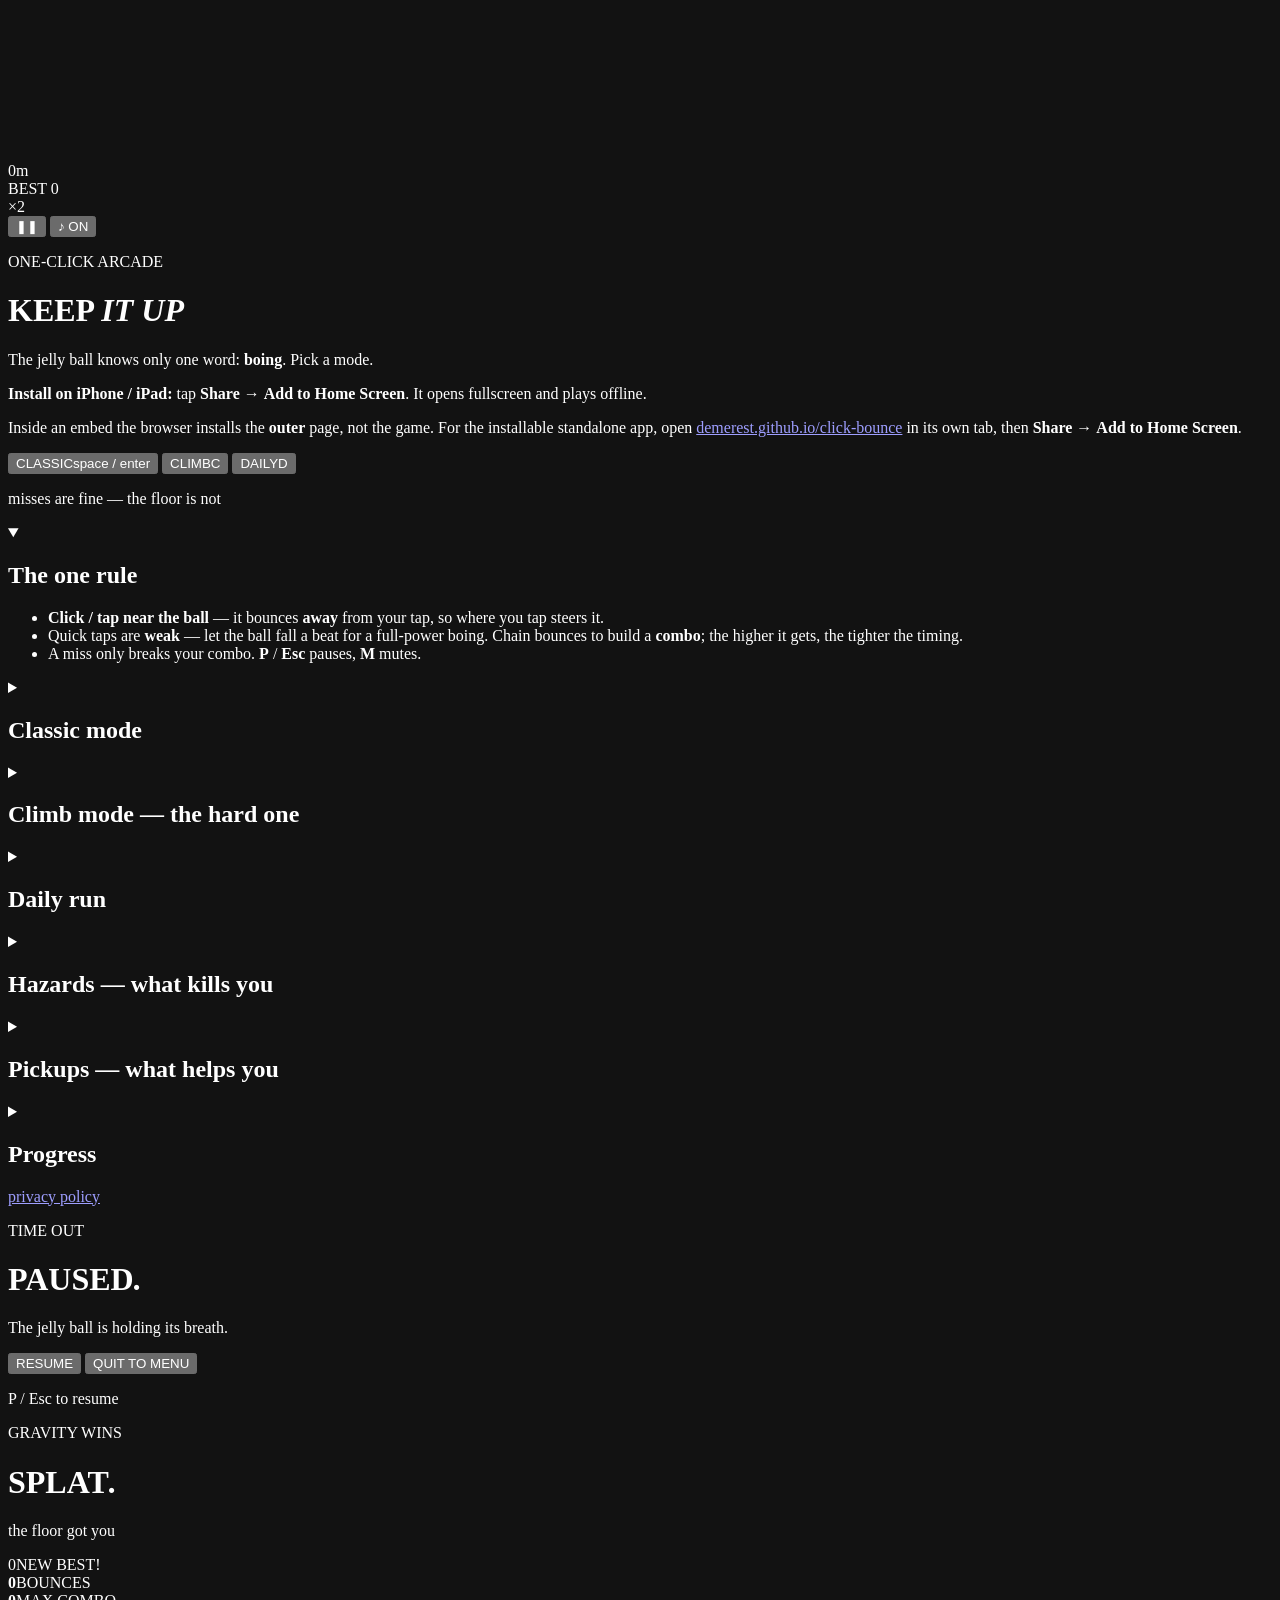
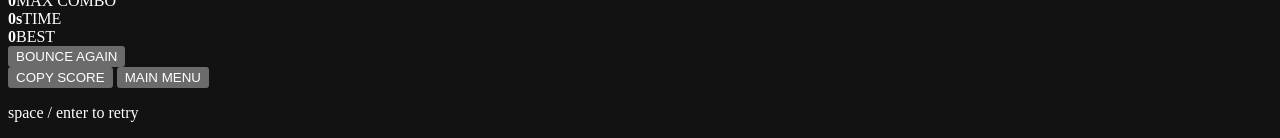
<file: src/shell.html>
<!DOCTYPE html>
<html lang="en">
<head>
<meta charset="utf-8">
<meta name="viewport" content="width=device-width, initial-scale=1, maximum-scale=1, user-scalable=no">
<meta name="color-scheme" content="dark">
<meta name="description" content="KEEP IT UP - a one-click jelly-bounce arcade game. Zero assets, zero dependencies, zero network requests.">
<meta name="apple-mobile-web-app-capable" content="yes">
<meta name="mobile-web-app-capable" content="yes">
<meta name="apple-mobile-web-app-status-bar-style" content="black-translucent">
<meta name="apple-mobile-web-app-title" content="KEEP IT UP">
<link rel="manifest" href="manifest.webmanifest">
<link rel="apple-touch-icon" href="apple-touch-icon.png">
<title>KEEP IT UP - one-click jelly bounce</title>
<script>
/* Installed before the game so that even a failure to load or parse the bundle
 * leaves a visible message instead of a silent black screen (COMPAT-01). */
window.addEventListener('error', function(e){
  var el = document.getElementById('fatal');
  if (!el) return;
  var what = (e && (e.message || (e.target && (e.target.src || e.target.href)))) || 'unknown error';
  el.textContent = 'Something broke: ' + what;
  el.classList.remove('hidden');
}, true);
</script>
<!--@css-->
</head>
<body>
<canvas id="game" aria-label="Gameplay surface. Click or tap near the ball to bounce it away from your pointer."></canvas>

<div id="hud">
  <div id="scoreBox"><span id="score">0</span><span id="scoreUnit" class="unit hidden">m</span><div id="best">BEST 0</div><div id="modeTag" class="modeTag hidden"></div></div>
  <div id="comboBox"><div id="combo">&times;2</div><div id="comboBarWrap"><div id="comboBar"></div></div></div>
  <div id="effects" aria-hidden="true"></div>
</div>

<div id="toasts" aria-live="polite">
  <div id="toast" class="toast"><b id="toastName"></b><span id="toastDesc"></span></div>
</div>

<div id="sysBtns">
  <button id="pauseBtn" type="button" title="Pause (P)" aria-label="Pause">&#10074;&#10074;</button>
  <button id="mute" type="button" title="Toggle sound (M)" aria-label="Toggle sound" aria-pressed="false">&#9834; ON</button>
</div>

<div id="menu" class="overlay" role="dialog" aria-modal="true" aria-labelledby="menuTitle">
  <div class="panel wide">
    <p class="eyebrow">ONE-CLICK ARCADE</p>
    <h1 id="menuTitle">KEEP <em>IT&nbsp;UP</em></h1>
    <p class="tag">The jelly ball knows only one word: <b>boing</b>. Pick a mode.</p>
    <p id="installHint" class="installHint"><b>Install on iPhone / iPad:</b> tap <b>Share</b> &#8594; <b>Add to Home Screen</b>. It opens fullscreen and plays offline.</p>
    <p id="installHintFramed" class="installHint">Inside an embed the browser installs the <b>outer</b> page, not the game. For the installable standalone app, open <a id="standaloneLink" href="https://demerest.github.io/click-bounce/" target="_blank" rel="noopener">demerest.github.io/click-bounce</a> in its own tab, then <b>Share</b> &#8594; <b>Add to Home Screen</b>.</p>
    <div class="modeRow">
      <button id="startBtn" class="modeBtn gold" type="button">CLASSIC<span class="kbd">space / enter</span></button>
      <button id="climbBtn" class="modeBtn red" type="button">CLIMB<span class="kbd">C</span></button>
      <button id="dailyBtn" class="modeBtn violet" type="button">DAILY<span class="kbd">D</span></button>
      <p class="hint">misses are fine &mdash; the floor is not</p>
    </div>
    <div class="panelBody">
      <details class="msec" name="howto" open>
        <summary><h2>The one rule</h2></summary>
        <ul class="rules">
          <li><b>Click / tap near the ball</b> &mdash; it bounces <b>away</b> from your tap, so where you tap steers it.</li>
          <li>Quick taps are <b>weak</b> &mdash; let the ball fall a beat for a full-power boing. Chain bounces to build a <b>combo</b>; the higher it gets, the tighter the timing.</li>
          <li>A miss only breaks your combo.<span class="pcOnly"> <b>P</b> / <b>Esc</b> pauses, <b>M</b> mutes.</span></li>
        </ul>
      </details>
      <details class="msec" name="howto">
        <summary><h2 class="hGold">Classic mode</h2></summary>
        <ul class="rules">
          <li>Bounces score points and combos multiply them; pickups add more. Your best is saved.</li>
          <li>The <b>floor</b> ends the run. Hazards join in after a short warm-up, and never right on top of you.</li>
          <li>Slip past a hazard without touching it for a <b>near-miss bonus</b>.</li>
        </ul>
      </details>
      <details class="msec" name="howto">
        <summary><h2 class="hRed">Climb mode &mdash; the hard one</h2></summary>
        <ul class="rules">
          <li>You score by <b>how high you climb</b>. The camera only moves up.</li>
          <li>Walls of saws block the sky, each with <b>one dashed gap</b> &mdash; that gap is your way through.</li>
          <li><b>Lava</b> rises from below after a short head start. It is your floor now.</li>
          <li>Stars in the gaps add metres, and now and then a wall hides a shield.</li>
        </ul>
      </details>
      <details class="msec" name="howto">
        <summary><h2 class="hViolet">Daily run</h2></summary>
        <p id="dailyStrip" class="daily"></p>
        <ul class="rules">
          <li>Classic rules with a daily twist &mdash; the ball, the boing and the sky get remixed.</li>
          <li>Everyone plays the same mix; only your best run of the day is kept.</li>
        </ul>
      </details>
      <details class="msec" name="howto">
        <summary><h2>Hazards &mdash; what kills you</h2></summary>
        <ul class="legend">
          <li><canvas class="icon" data-icon="saw" aria-hidden="true"></canvas><div><b>Saw</b> &mdash; sweeps across the screen; the edge flashes red before it arrives.</div></li>
          <li><canvas class="icon" data-icon="spike" aria-hidden="true"></canvas><div><b>Spike</b> &mdash; a marker on the ceiling warns you, then it drops where you <i>were</i>. Keep moving.</div></li>
          <li><canvas class="icon" data-icon="seeker" aria-hidden="true"></canvas><div><b>Drone</b> &mdash; shows up later in the run. It chases you slowly, turns wide and dies on walls. Out-fly it.</div></li>
          <li><canvas class="icon" data-icon="lava" aria-hidden="true"></canvas><div><b>Lava</b> (climb) &mdash; rises from below and never stops. Touching it ends the run.</div></li>
        </ul>
      </details>
      <details class="msec" name="howto">
        <summary><h2>Pickups &mdash; what helps you</h2></summary>
        <ul class="legend">
          <li><canvas class="icon" data-icon="star" aria-hidden="true"></canvas><div><b>Star</b> &mdash; bonus points, extra metres in climb. Blinks right before it vanishes.</div></li>
          <li><canvas class="icon" data-icon="shield" aria-hidden="true"></canvas><div><b>Shield</b> &mdash; takes one hit for you, then pops.</div></li>
          <li><canvas class="icon" data-icon="slowmo" aria-hidden="true"></canvas><div><b>Slow-mo</b> &mdash; everything slows right down for a while, saws included.</div></li>
          <li><canvas class="icon" data-icon="magnet" aria-hidden="true"></canvas><div><b>Magnet</b> &mdash; nearby stars fly to you for a while.</div></li>
          <li><canvas class="icon" data-icon="heavy" aria-hidden="true"></canvas><div><b>Heavy star</b> &mdash; a big score, but the ball gets heavier for a while. Greed is a choice.</div></li>
        </ul>
      </details>
      <details class="msec" name="howto">
        <summary><h2>Progress</h2></summary>
        <div id="badges" class="badges" role="group" aria-label="Achievements"></div>
        <p class="mini">Badges: a big combo &middot; a few stars in one run &middot; a long run &middot; a shield save.</p>
        <div id="skins" class="swatches" role="group" aria-label="Ball skins"></div>
        <p class="mini">New skins unlock as your best score grows. Click one to wear it.</p>
      </details>
    </div>
    <a id="privacyLink" class="miniLink" href="https://demerest.github.io/click-bounce/privacy.html"
       target="_blank" rel="noopener">privacy policy</a>
  </div>
</div>

<div id="pause" class="overlay hidden" role="dialog" aria-modal="true" aria-labelledby="pauseTitle">
  <div class="panel narrow">
    <p class="eyebrow">TIME OUT</p>
    <h1 id="pauseTitle">PAUSED<em>.</em></h1>
    <p class="tag" id="pauseReason">The jelly ball is holding its breath.</p>
    <button id="resumeBtn" class="big" type="button">RESUME</button>
    <button id="pauseQuitBtn" class="ghost" type="button">QUIT TO MENU</button>
    <p class="hint pcOnly">P / Esc to resume</p>
  </div>
</div>

<div id="over" class="overlay hidden" role="dialog" aria-modal="true" aria-labelledby="overTitle">
  <div class="panel">
    <p class="eyebrow" id="overEyebrow">GRAVITY WINS</p>
    <h1 id="overTitle">SPLAT<em>.</em></h1>
    <p class="tag" id="overCause">the floor got you</p>
    <div id="finalScore"><span id="finalScoreVal">0</span><span id="newBest">NEW BEST!</span></div>
    <div class="stats">
      <div class="stat"><b id="finalBounces">0</b><span>BOUNCES</span></div>
      <div class="stat"><b id="finalCombo">0</b><span>MAX COMBO</span></div>
      <div class="stat"><b id="finalTime">0s</b><span>TIME</span></div>
      <div class="stat"><b id="finalBest">0</b><span>BEST</span></div>
    </div>
    <button id="retryBtn" class="big" type="button">BOUNCE AGAIN</button>
    <div class="modes">
      <button id="shareBtn" class="ghost" type="button">COPY SCORE</button>
      <button id="menuBtn" class="ghost" type="button">MAIN MENU</button>
    </div>
    <p class="hint pcOnly">space / enter to retry</p>
  </div>
</div>

<div id="srStatus" class="sr-only" role="status" aria-live="polite"></div>
<div id="fatal" class="hidden" role="alert"></div>

<!--@js-->
</body>
</html>
</file>
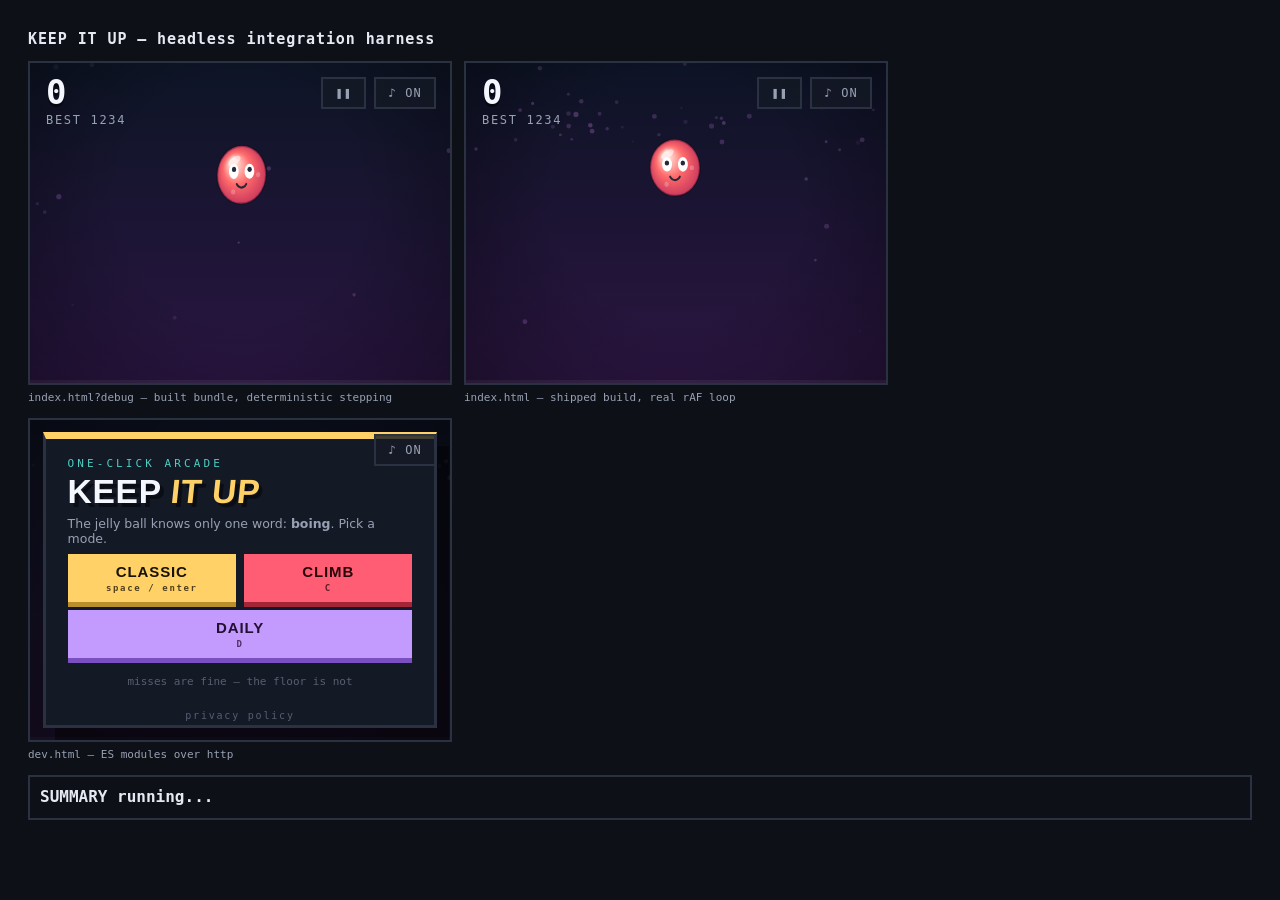
<file: tests/harness.html>
<!DOCTYPE html>
<html lang="en">
<head>
<meta charset="utf-8">
<title>KEEP IT UP - test harness</title>
<style>
  html,body{background:#0d1017;color:#e6e9f2;margin:0;padding:14px;
    font:13px/1.55 ui-monospace,'SF Mono',Menlo,Consolas,monospace;}
  h1{font-size:15px;margin:0 0 10px;letter-spacing:.06em;}
  #frameWrap{display:flex;gap:12px;flex-wrap:wrap;margin-bottom:12px;}
  iframe{width:420px;height:320px;border:2px solid #2a3140;background:#000;display:block;}
  .cap{font-size:11px;color:#98a1b3;margin-top:4px;}
  #summary{font-size:16px;font-weight:700;margin:10px 0;padding:8px 10px;border:2px solid #2a3140;}
  #summary.ok{color:#7ee081;border-color:#2f6b3a;}
  #summary.bad{color:#ff7b8a;border-color:#7a2b34;}
  #log{white-space:pre-wrap;}
  .p{color:#7ee081;} .f{color:#ff7b8a;font-weight:700;} .s{color:#98a1b3;}
  .sec{color:#ffd166;font-weight:700;margin-top:8px;}
</style>
</head>
<body>
<h1>KEEP IT UP &mdash; headless integration harness</h1>
<div id="frameWrap">
  <div>
    <iframe id="frame" src="../index.html?debug" title="bundle under test"></iframe>
    <div class="cap">index.html?debug &mdash; built bundle, deterministic stepping</div>
  </div>
  <div>
    <iframe id="prod" src="../index.html" title="production build"></iframe>
    <div class="cap">index.html &mdash; shipped build, real rAF loop</div>
  </div>
  <div>
    <iframe id="mod" src="../dev.html" title="module build"></iframe>
    <div class="cap">dev.html &mdash; ES modules over http</div>
  </div>
</div>
<div id="summary">SUMMARY running...</div>
<div id="log"></div>

<script>
'use strict';
const $ = id => document.getElementById(id);
const log = [];
let pass = 0, fail = 0, skip = 0;

function sec(name){ log.push({t:'sec', m:name}); }
function ok(cond, name, extra){
  if (cond){ pass++; log.push({t:'p', m:'  ok   ' + name}); }
  else { fail++; log.push({t:'f', m:'  FAIL ' + name + (extra !== undefined ? '  >> ' + extra : '')}); }
  return !!cond;
}
function eq(a, b, name){ return ok(a === b, name, 'got ' + JSON.stringify(a) + ', want ' + JSON.stringify(b)); }
function near(a, b, eps, name){ return ok(Math.abs(a - b) <= eps, name, 'got ' + a + ', want ' + b + ' +/-' + eps); }
function skipped(name, why){ skip++; log.push({t:'s', m:'  skip ' + name + ' (' + why + ')'}); }
const sleep = ms => new Promise(r => setTimeout(r, ms));
async function waitFor(fn, ms){
  const t0 = Date.now();
  while (!fn()){
    if (Date.now() - t0 > ms) return false;
    await sleep(25);
  }
  return true;
}
const DT = 1 / 60;
function pump(g, n, dt){ for (let i = 0; i < n; i++) K.update(g, dt === undefined ? DT : dt); }
function angDiff(a, b){ let d = (b - a) % (Math.PI * 2); if (d > Math.PI) d -= Math.PI * 2; if (d < -Math.PI) d += Math.PI * 2; return d; }

/* Put a game into a known, playable state with the ball parked mid-field. */
function fresh(w, h){
  const g = K.newGame(w || 800, h || 600);
  K.startGame(g);
  g.ball.x = (w || 800) / 2; g.ball.y = (h || 600) / 2;
  g.ball.vx = 0; g.ball.vy = 0;
  g.elapsed = 0; g.hazards.length = 0; g.pickups.length = 0;
  g.particles.length = 0; g.rings.length = 0; g.texts.length = 0; g.edgeWarns.length = 0;
  g.reducedMotion = false;
  return g;
}
/* A saw pinned exactly on the ball: no bob, no drift. */
function pinnedSaw(g, x, y, r){
  const h = K.spawnSaw(g);
  if (!h) return null;
  h.warn = 0; h.vx = 0; h.vy = 0; h.bobAmp = 0; h.bobP = 0;
  h.x = x; h.y = y; h.cy = y;
  if (r !== undefined) h.r = r;
  return h;
}

let K = null;

async function main(){
  /* ------------------------------------------------------------ load frames */
  const f = $('frame'), prod = $('prod'), mod = $('mod');
  const ready = await waitFor(() => f.contentWindow && f.contentWindow.__KEEPUP__, 15000);
  if (!ready){
    $('summary').textContent = 'SUMMARY pass=0 fail=1 skip=0';
    $('summary').className = 'bad';
    log.push({t:'f', m:'index.html?debug never exposed the test hook - boot failed or timed out'});
    try {
      const ft = f.contentDocument && f.contentDocument.getElementById('fatal');
      if (ft && ft.textContent) log.push({t:'f', m:'  game reported: ' + ft.textContent});
    } catch (e){ log.push({t:'f', m:'  could not read the frame: ' + e.message}); }
    return render();
  }
  K = f.contentWindow.__KEEPUP__;
  const doc = f.contentDocument, win = f.contentWindow;
  const CFG = K.CFG;
  const fatal = () => { const e = doc.getElementById('fatal'); return e && !e.classList.contains('hidden') ? e.textContent : null; };

  /* The Chrome profile is reused between verify runs, so wipe the game's own
   * storage first - otherwise a previous run's best score breaks NEW BEST. */
  ['best', 'bestClimb', 'mute', 'ach', 'skin'].forEach(k => {
    try { win.localStorage.removeItem(K.KEYS[k]); } catch (e){ /* blocked storage */ }
  });
  K.achReset();

  ok(!fatal(), 'bundle boots with no fatal error', fatal());

  /* ======================================================= 1. boot & shell */
  sec('1. boot, viewport, overlays');
  eq(K.G.state, 'menu', 'boots into the menu state (UI-01)');
  ok(K.G.W > 0 && K.G.H > 0, 'viewport measured from the window', K.G.W + 'x' + K.G.H);
  const cv = doc.getElementById('game');
  eq(cv.width, Math.round(K.G.W * K.G.dpr), 'canvas backing store is dpr-aware (PERF-02)');
  ok(K.G.dpr <= CFG.dprCap, 'devicePixelRatio is capped at 2 (PERF-02)', K.G.dpr);
  ok(!doc.getElementById('menu').classList.contains('hidden'), 'menu overlay is up at boot');
  ok(doc.getElementById('over').classList.contains('hidden'), 'game-over overlay hidden at boot');
  ok(doc.getElementById('pause').classList.contains('hidden'), 'pause overlay hidden at boot');
  eq(win.getComputedStyle(cv).touchAction, 'none', 'touch-action:none on the play surface (INPUT-01)');

  /* ================================================ 2. tuning-knob parity */
  sec('2. CFG parity with REQUIREMENTS / ROADMAP tuning table');
  eq(CFG.gravityBase, 950, 'gravityBase 950 (DIFF-01)');
  eq(CFG.gravityRamp, 9, 'gravityRamp +9/s (DIFF-01)');
  eq(CFG.gravityMax, 1650, 'gravityMax 1650 (DIFF-01)');
  eq(CFG.bouncePower, 880, 'bouncePower 880');
  eq(CFG.bounceChargeTime, 0.45, 'bounceChargeTime 0.45 (CORE-05)');
  eq(CFG.bounceMinFactor, 0.55, 'bounceMinFactor 0.55 (CORE-05)');
  eq(CFG.hitRadiusMul, 2.6, 'hitRadiusMul 2.6 (CORE-02)');
  eq(CFG.hitRadiusMulTouch, 3.0, 'hitRadiusMulTouch 3.0 (CORE-02)');
  eq(CFG.comboWindow, 2.2, 'comboWindow 2.2 (SCORE-02)');
  eq(CFG.comboWindowFullAt, 10, 'the combo window stays full to x10 (SCORE-02)');
  eq(CFG.comboWindowStep, 0.1, 'past x10 the window shrinks 0.1s per link');
  eq(CFG.comboWindowMin, 0.8, 'the shrinking window floors at 0.8s (pillar 4)');
  eq(CFG.comboCap, 25, 'combo cap x25 (SCORE-03)');
  eq(CFG.achComboAt, 10, 'the x10 badge keeps its own milestone');
  eq(CFG.hazardDelay, 9, 'hazard grace period 9s (DIFF-02)');
  eq(CFG.hazardIntervalStart, 3.4, 'hazard interval starts at 3.4s (DIFF-03)');
  eq(CFG.hazardIntervalMin, 1.15, 'hazard interval floor 1.15s (DIFF-03)');
  eq(CFG.spawnMargin, 130, 'spawn margin 130px (HAZ-02 / PICK-03)');
  eq(CFG.starPoints, 40, 'star is worth 40 (PICK-01)');
  eq(CFG.starLife, 7, 'star despawns after 7s (PICK-01)');
  eq(CFG.starBlink, 1.6, 'star blinks in its last 1.6s (PICK-01)');
  eq(CFG.fpsFloorDt, 1 / 30, 'dt clamp is 1/30 (PHYS-01)');
  eq(CFG.stretchMax, 0.36, 'stretch capped at 0.36 (PHYS-02)');
  eq(CFG.wallRest, 0.75, 'wall damping 0.75 (CORE-06)');
  eq(CFG.bounceCooldown, 0.1, 'bounce rate limit 100ms (CORE-08)');
  ok(CFG.masterGain <= 0.2, 'master gain <= 0.2 (AUD-04)', CFG.masterGain);
  ok(CFG.gravityHardCap >= CFG.gravityMax, 'a hard gravity cap exists above the ramp cap (DIFF-05)');
  ok(CFG.hazardCap === 5, 'at most 5 hazards (HAZ-04)', CFG.hazardCap);
  ok(CFG.pickupCap === 4, 'at most 4 pickups (PICK-04)', CFG.pickupCap);

  /* ================================================== 3. run reset & start */
  sec('3. start / reset');
  let g = K.newGame(800, 600);
  K.startGame(g);
  eq(g.state, 'play', 'startGame enters play');
  eq(g.score, 0, 'score reset'); eq(g.combo, 0, 'combo reset');
  eq(g.bounces, 0, 'bounce count reset'); eq(g.elapsed, 0, 'run clock reset');
  eq(g.hazards.length, 0, 'hazards cleared'); eq(g.pickups.length, 0, 'pickups cleared');
  eq(g.sawTimer, CFG.hazardDelay, 'first saw is scheduled after the grace period (DIFF-02)');
  eq(g.ball.x, 400, 'ball starts mid-field');
  ok(g.ball.vy < 0, 'ball starts moving upward');
  ok(g.lastBounceAt < g.totalT, 'the first bounce of a run is fully charged');

  /* ============================================= 4. gravity ramp and caps */
  sec('4. difficulty pacing (DIFF-01, DIFF-05)');
  g = fresh(800, 600);
  near(K.gravityNow(g), CFG.gravityBase, 1e-9, 'gravity starts at gravityBase');
  g.elapsed = 70; near(K.gravityNow(g), 950 + 9 * 70, 1e-9, 'gravity ramps +9 px/s^2 per second');
  g.elapsed = 1000; eq(K.gravityNow(g), CFG.gravityMax, 'gravity stops at gravityMax (DIFF-01)');
  g.heavyT = 1;
  near(K.gravityNow(g), CFG.gravityMax * CFG.heavyGravityMul, 1e-9, 'heavy star multiplies gravity by 1.15');
  ok(K.gravityNow(g) <= CFG.gravityHardCap, 'the heavy multiplier cannot exceed the hard cap (DIFF-05)');
  g.heavyT = 0; g.slowmoT = 1;
  eq(K.gravityNow(g), CFG.gravityMax, 'slow-mo no longer touches gravity - it dilates time');
  near(K.timeScaleNow(g), CFG.slowmoTimeScale, 1e-9, 'slow-mo runs the sim at slowmoTimeScale');
  g.slowmoT = 0; g.heavyT = 0;

  /* ============================================ 5. the core verb: bouncing */
  sec('5. bounce, charge, minimum lift (CORE-02/03/05)');
  g = fresh(800, 600);
  ok(K.attemptBounce(g, 400, 340, false), 'a click inside hitRadius bounces (CORE-02)');
  ok(g.ball.vy < 0, 'the impulse sends the ball upward');
  near(-g.ball.vy, CFG.bouncePower, 1, 'a fully charged bounce below the ball gives full power');
  eq(g.combo, 1, 'combo starts at 1');
  eq(g.bounces, 1, 'bounce counted');
  eq(g.score, 5, 'first bounce scores 5 x 1 (SCORE-01)');
  ok(g.hitStop > 0, 'hit-stop armed on bounce (Phase 2)');
  ok(g.rings.length > 0, 'bounce emits a ring (feedback)');

  g = fresh(800, 600);
  K.attemptBounce(g, 400 - 50, 300, false);          // click left of the ball
  ok(-g.ball.vy >= CFG.bouncePower * CFG.bounceMinUpward - 1e-6,
     'a side click still lifts at >= 0.55 x power (CORE-03)', g.ball.vy);
  ok(g.ball.vx > 0, 'the ball is pushed away from the pointer (CORE-02)', g.ball.vx);
  ok(Math.abs(g.ball.spin) > 0, 'an off-centre bounce imparts spin (CORE-09)', g.ball.spin);

  g = fresh(800, 600);
  const deadCentreSpin = (function(){
    g.lastBounceAt = g.totalT - 1;
    K.attemptBounce(g, 400, 300 + 0.001, false);      // as close to dead centre as possible
    return Math.abs(g.ball.spin);
  })();
  g = fresh(800, 600);
  g.lastBounceAt = g.totalT - 1;
  K.attemptBounce(g, 400 - 55, 300, false);           // glancing hit at the hitbox edge
  ok(Math.abs(g.ball.spin) > deadCentreSpin, 'glancing hits spin harder than centred ones (CORE-09)');

  g = fresh(800, 600);
  g.lastBounceAt = g.totalT - 0.2;                    // 0.2s of charge out of 0.45s
  K.attemptBounce(g, 400, 340, false);
  const weak = -g.ball.vy;
  const wantWeak = CFG.bouncePower * (CFG.bounceMinFactor + (1 - CFG.bounceMinFactor) * (0.2 / CFG.bounceChargeTime));
  near(weak, wantWeak, 1, 'charge scales power along the CFG curve (CORE-05)');
  g.lastBounceAt = g.totalT - 1;
  K.attemptBounce(g, 400, 340, false);
  ok(-g.ball.vy > weak, 'a charged bounce beats a quick tap (CORE-05)');

  /* playtest fairness: a wider hitbox, wider still for blunt fingers */
  g = fresh(800, 600);
  ok(K.attemptBounce(g, 400 + CFG.ballRadius * 2.5, 300, false),
     'a click at 2.5 ball radii connects after the fairness widen (CORE-02)');
  g = fresh(800, 600);
  ok(!K.attemptBounce(g, 400 + CFG.ballRadius * 2.8, 300, false),
     'a mouse click at 2.8 radii still misses, so the widen stays challenging');
  g = fresh(800, 600);
  ok(K.attemptBounce(g, 400 + CFG.ballRadius * 2.8, 300, false, true),
     'the same 2.8-radii click connects for a finger (touch hitbox)');
  g = fresh(800, 600);
  ok(!K.attemptBounce(g, 400 + CFG.ballRadius * 3.2, 300, false, true),
     'even a finger misses beyond the touch hitbox');

  /* engagement: the chain window tightens past x10 */
  eq(K.comboWindowFor(1), 2.2, 'the window is full inside x10');
  eq(K.comboWindowFor(10), 2.2, 'the window is still full at x10');
  eq(K.comboWindowFor(11), 2.1, 'x11 tightens the window by one step');
  eq(K.comboWindowFor(24), 0.8, 'the window floors at comboWindowMin');
  eq(K.comboWindowFor(25), 0.8, 'the cap chain keeps the floored window');
  eq(K.comboWindowFor(40), 0.8, 'beyond the cap the window never goes below the floor');
  g = fresh(800, 600);
  for (let i = 0; i < 12; i++){
    g.totalT += 0.5;                       // clear the cooldown, keep the charge
    g.ball.x = 400; g.ball.y = 300; g.ball.vx = 0; g.ball.vy = 0;
    K.attemptBounce(g, 400, 340, false);
  }
  eq(g.combo, 12, 'twelve chained bounces reach x12');
  eq(g.comboWindowNow, 2, 'x12 leaves a 2.0s window');
  near(g.comboTimer, K.comboWindowFor(12), 1e-9, 'the live window follows the chain length');

  /* ================================================ 6. anti-spam and miss */
  sec('6. rate limit, multi-touch, miss (CORE-07/08)');
  g = fresh(800, 600);
  g.lastBounceAt = g.totalT - 1;
  ok(K.attemptBounce(g, 400, 340, false), 'first tap lands');
  const afterFirst = g.bounces;
  ok(!K.attemptBounce(g, 400, 340, false), 'a second tap inside 100ms is ignored (CORE-08)');
  eq(g.bounces, afterFirst, 'two simultaneous touches cannot double-apply a bounce (QA)');

  g = fresh(800, 600);
  g.ball.vx = 123; g.ball.vy = -45;
  g.combo = 5; g.comboTimer = 1;
  const sBefore = g.score;
  ok(!K.attemptBounce(g, 400, 500, false), 'a click outside hitRadius is a miss');
  eq(g.combo, 0, 'a miss breaks the combo (CORE-07)');
  eq(g.score, sBefore, 'a miss scores nothing');
  eq(g.ball.vx, 123, 'a miss does not touch velocity (CORE-07)');
  eq(g.ball.vy, -45, 'a miss does not touch velocity (CORE-07)');
  eq(g.state, 'play', 'a miss never kills (CORE-07)');
  ok(g.rings.length > 0, 'a miss still gives feedback');

  /* rapid tapping for 5 s must not run away (QA checklist) */
  g = fresh(800, 600);
  let nextTap = 0;
  for (let i = 0; i < 300; i++){
    g.ball.y = 300; g.ball.vy = 0;                    // keep it alive without playing for it
    if (g.totalT >= nextTap){
      g.ball.x = 400;
      K.attemptBounce(g, 400, 340, false);
      nextTap = g.totalT + CFG.bounceCooldown;
    }
    K.update(g, DT);
  }
  ok(g.bounces <= Math.ceil(5 / CFG.bounceCooldown) + 2,
     'tapping 10/s for 5s cannot exceed the cooldown budget (QA)', g.bounces);
  eq(g.state, 'play', 'rapid tapping keeps the run alive');

  /* ================================================= 7. walls and dt clamp */
  sec('7. walls (CORE-06) and the dt clamp (PHYS-01)');
  g = fresh(800, 600);
  g.ball.x = 8; g.ball.vx = -400; g.ball.vy = 0;
  K.updateBall(g, DT, 0);
  ok(g.ball.vx > 0, 'the left wall reflects horizontal velocity (CORE-06)');
  eq(g.ball.x, g.ball.r, 'the ball is clamped inside the left wall');
  near(g.ball.vx, 400 * CFG.wallRest, 1e-6, 'wall reflection damps to 0.75 (CORE-06)');
  ok(g.ball.wAmp > 0, 'a wall impact triggers the wobble (PHYS-03)');

  g = fresh(800, 600);
  g.ball.x = 792; g.ball.vx = 400; g.ball.vy = 0;
  K.updateBall(g, DT, 0);
  ok(g.ball.vx < 0, 'the right wall reflects (CORE-06)');
  eq(g.ball.x, 800 - g.ball.r, 'the ball is clamped inside the right wall');

  /* ==================================================== 8. combo and score */
  sec('8. combo window and cap (SCORE-01/02/03)');
  g = fresh(800, 600);
  for (let i = 0; i < 3; i++){
    g.ball.y = 300; g.ball.vy = 0; g.lastBounceAt = g.totalT - 1;
    K.attemptBounce(g, 400, 340, false);
  }
  eq(g.combo, 3, 'combo increments inside the window (SCORE-02)');
  eq(g.score, 5 + 10 + 15, 'each bounce scores 5 x combo (SCORE-01)');
  eq(g.maxCombo, 3, 'max combo tracked (SCORE-07)');

  g = fresh(800, 600);
  g.combo = 3; g.comboTimer = 0.01;
  K.update(g, DT);
  eq(g.combo, 0, 'combo expires when the window runs out (SCORE-02)');

  g = fresh(800, 600);
  g.combo = 9; g.comboTimer = 2; g.ball.y = 300; g.ball.vy = 0;
  g.lastBounceAt = g.totalT - 1;
  let s0 = g.score;
  K.attemptBounce(g, 400, 340, false);
  eq(g.combo, 10, 'combo reaches 10');
  eq(g.score - s0, 50, 'combo 10 scores 5 x 10 (SCORE-01)');
  g.lastBounceAt = g.totalT - 1; s0 = g.score;
  K.attemptBounce(g, 400, 340, false);
  eq(g.combo, 11, 'the counter keeps climbing past the old cap');
  eq(g.score - s0, 55, 'combo 11 scores 5 x 11 under the x25 cap (SCORE-01/03)');
  g.combo = 25; g.lastBounceAt = g.totalT - 1; s0 = g.score;
  K.attemptBounce(g, 400, 340, false);
  eq(g.combo, 26, 'the counter can pass the cap');
  eq(g.score - s0, 125, 'scoring is capped at x25 (SCORE-03)');

  /* ================================================ 9. hazards and fairness */
  sec('9. saw spawning: fairness, caps, pillar 3');
  g = fresh(800, 600);
  g.ball.y = 300; g.ball.x = 400;
  let minSep = Infinity, allOffscreen = true, allVisible = true, maxSpeed = 0;
  for (let i = 0; i < 400; i++){
    g.hazards.length = 0;
    const h = K.spawnSaw(g);
    if (!h){ allOffscreen = false; break; }
    minSep = Math.min(minSep, Math.abs(h.y - g.ball.y));
    const entering = (h.vx > 0 && h.x < 0) || (h.vx < 0 && h.x > g.W);
    if (!entering) allOffscreen = false;
    const travel = Math.abs(g.ball.x - h.x) / Math.abs(h.vx);
    if (travel < CFG.hazardMinVisible - 1e-9) allVisible = false;
    maxSpeed = Math.max(maxSpeed, Math.abs(h.vx));
  }
  ok(minSep >= CFG.spawnMargin, 'every saw spawns >= 130px from the ball height (HAZ-02)', minSep);
  ok(allOffscreen, 'saws always enter from an off-screen edge (HAZ-01)');
  ok(allVisible, 'no saw can reach the ball column in under 1.5s (pillar 3)');
  ok(maxSpeed <= CFG.sawSpeedMax + CFG.sawSpeedRampCap + 1e-6, 'saw speed is capped (DIFF-04)', maxSpeed);

  g = fresh(800, 600);
  for (let i = 0; i < 20; i++) K.spawnSaw(g);
  eq(g.hazards.length, CFG.hazardCap, 'at most 5 hazards coexist (HAZ-04)');

  g = fresh(800, 600);
  const saw = K.spawnSaw(g);
  ok(saw.warn > 0, 'a saw waits off-screen while its edge flash plays (pillar 3)');
  ok(g.edgeWarns.length > 0, 'an edge warning is raised for the incoming saw (Phase 2)');
  saw.warn = 0; saw.vx = 400; saw.x = g.W + CFG.sawExitPad + 1; saw.bobAmp = 0;
  K.updateHazards(g, DT);
  eq(g.hazards.length, 0, 'saws are culled once they leave the screen');

  /* ============================================ 10. spike (Phase 3, HAZ-06) */
  sec('10. falling spike: telegraph then drop');
  g = fresh(800, 600);
  g.ball.x = 400; g.ball.y = 300;
  const sp = K.spawnSpike(g);
  ok(!!sp && sp.kind === 'spike', 'a spike can be spawned');
  eq(sp.x, 400, 'the spike targets where the ball WAS, not where it is (Phase 3)');
  near(sp.warn, CFG.spikeWarnTime, 1e-9, 'the ceiling telegraph lasts 1s (pillar 3)');
  g.ball.x = sp.x; g.ball.y = 200; g.ball.vx = 0; g.ball.vy = 0;
  const warnSteps = Math.ceil(CFG.spikeWarnTime / DT);
  for (let i = 0; i < warnSteps; i++) K.updateHazards(g, DT);
  eq(g.state, 'play', 'the telegraph phase cannot kill');
  let guard = 0, maxVy = 0;
  while (g.state === 'play' && guard++ < 600){
    K.updateHazards(g, DT);
    if (sp.vy) maxVy = Math.max(maxVy, sp.vy);
  }
  ok(g.state === 'dying', 'the spike connects if the player does not move', g.state);
  ok(maxVy <= CFG.spikeSpeedMax + 1e-6, 'spike fall speed is capped (pillar 4)', maxVy);
  ok(guard < 600, 'the spike reached the ball in finite time');

  g = fresh(800, 600);
  g.elapsed = CFG.spikeGate - 1; g.spikeTimer = 0;
  K.updateSpawners(g, DT);
  eq(g.hazards.filter(h => h.kind === 'spike').length, 0, 'no spikes before the 16s gate');
  g.elapsed = CFG.spikeGate; g.spikeTimer = 0;
  K.updateSpawners(g, DT);
  eq(g.hazards.filter(h => h.kind === 'spike').length, 1, 'spikes start after the gate');

  /* =========================================== 11. seeker (Phase 3, HAZ-06) */
  sec('11. seeker drone: gate, turn cap, dies on walls');
  g = fresh(800, 600);
  g.elapsed = CFG.seekerGate - 1; g.seekerTimer = 0;
  K.updateSpawners(g, DT);
  eq(g.hazards.filter(h => h.kind === 'seeker').length, 0, 'no drone before the seeker gate (Phase 3)');
  g.elapsed = CFG.seekerGate; g.seekerTimer = 0;
  K.updateSpawners(g, DT);
  const drones = g.hazards.filter(h => h.kind === 'seeker');
  eq(drones.length, 1, 'a drone appears after the gate');
  ok(drones[0].warn > 0, 'the drone telegraphs before it may connect (pillar 3)');
  for (let i = 0; i < 5; i++){ g.seekerTimer = 0; K.updateSpawners(g, DT); }
  eq(g.hazards.filter(h => h.kind === 'seeker').length, CFG.seekerCap, 'at most one drone (pillar 4)');

  g = fresh(800, 600);
  const sk = K.spawnSeeker(g);
  sk.warn = 0; sk.x = 200; sk.y = 200; sk.cy = 200; sk.ang = Math.PI; sk.life = 99;
  g.ball.x = 600; g.ball.y = 400;
  const a0 = sk.ang;
  K.updateHazards(g, DT);
  const turned = Math.abs(angDiff(a0, sk.ang));
  ok(turned <= CFG.seekerTurnRate * DT + 1e-9, 'the drone turn rate is capped (pillar 4)', turned);
  near(Math.hypot(sk.x - 200, sk.cy - 200), CFG.seekerSpeed * DT, 1e-6, 'the drone flies at its fixed slow speed');

  g = fresh(800, 600);
  const sk2 = K.spawnSeeker(g);
  sk2.warn = 0; sk2.x = 700; sk2.y = 300; sk2.cy = 300; sk2.ang = 0; sk2.life = 99; sk2.entered = true;
  g.ball.x = 400; g.ball.y = 300;
  let steps = 0;
  while (g.hazards.indexOf(sk2) >= 0 && steps++ < 300) K.updateHazards(g, DT);
  ok(g.hazards.indexOf(sk2) < 0, 'the drone dies on a wall (Phase 3)', steps);
  ok(g.particles.length > 0, 'the crash produces particles');
  eq(g.state, 'play', 'a crashing drone does not hurt the player');

  g = fresh(800, 600);
  const sk3 = K.spawnSeeker(g);
  sk3.warn = 0; sk3.x = 400; sk3.y = 100; sk3.cy = 100; sk3.life = 0.001;
  K.updateHazards(g, DT);
  ok(g.hazards.indexOf(sk3) < 0, 'the drone cannot chase forever - lifetime cap (pillar 4)');

  /* ============================================ 12. shield and hazard death */
  sec('12. hazard contact and the shield (HAZ-03, PICK-02/05)');
  g = fresh(800, 600);
  g.hazards.length = 0;
  pinnedSaw(g, 400, 300, 20);
  K.updateHazards(g, DT);
  eq(g.state, 'dying', 'unshielded hazard contact kills (HAZ-03)');

  g = fresh(800, 600);
  g.hazards.length = 0;
  g.shield = true;
  pinnedSaw(g, 400, 300, 20);
  K.updateHazards(g, DT);
  eq(g.state, 'play', 'a shield absorbs exactly one hit (HAZ-03)');
  eq(g.shield, false, 'the shield is consumed (PICK-02)');
  eq(g.hazards.length, 0, 'the absorbed hazard is destroyed');
  ok(g.particles.length > 0, 'shield pop: burst (PICK-05)');
  ok(g.rings.length > 0, 'shield pop: ring (PICK-05)');
  ok(g.texts.some(t => /shield/i.test(t.txt)), 'shield pop: message (PICK-05)');
  ok(g.ball.vy < 0, 'shield pop nudges the ball up');
  g.hazards.length = 0;
  pinnedSaw(g, 400, 300, 20);
  K.updateHazards(g, DT);
  eq(g.state, 'dying', 'the next hazard kills with no shield left (QA)');

  /* ============================================== 13. near miss (Phase 2) */
  sec('13. near-miss bonus (Phase 2)');
  g = fresh(800, 600);
  g.hazards.length = 0;
  const nm = pinnedSaw(g, 400, 300 + 20 + g.ball.r * CFG.hazardKillPad + 10, 20);
  const nmScore = g.score;
  K.updateHazards(g, DT);
  K.updateHazards(g, DT);
  eq(g.score, nmScore, 'hovering inside the margin is not enough');
  nm.y += 5; nm.cy = nm.y;
  K.updateHazards(g, DT);
  eq(g.score, nmScore + CFG.nearMissPoints, 'skimming a hazard pays +15 (Phase 2)');
  ok(g.texts.some(t => /close/i.test(t.txt)), 'near miss says "close!"');
  nm.y += 5; nm.cy = nm.y;
  K.updateHazards(g, DT);
  eq(g.score, nmScore + CFG.nearMissPoints, 'a near miss pays only once per hazard');
  eq(g.state, 'play', 'a near miss does not kill');

  /* ==================================================== 14. pickup rules */
  sec('14. pickups: margin, cap, shield rule, despawn (PICK-01..04)');
  g = fresh(800, 600);
  let minD = Infinity, spawned = 0;
  for (let i = 0; i < 500; i++){
    g.pickups.length = 0;
    const p = K.spawnPickup(g, 'star');
    if (!p) continue;
    spawned++;
    minD = Math.min(minD, Math.hypot(p.x - g.ball.x, p.y - g.ball.y));
  }
  ok(spawned > 400, 'stars spawn reliably', spawned);
  ok(minD >= CFG.spawnMargin, 'pickups never spawn within 130px of the ball (PICK-03)', minD);

  g = fresh(800, 600);
  const capHere = K.pickupCapNow(g);
  ok(capHere > CFG.pickupCap, 'an 800x600 field gets a scaled-up pickup cap', capHere);
  for (let i = 0; i < capHere + 8; i++) K.spawnPickup(g, 'star');
  eq(g.pickups.length, capHere, 'the coexisting-pickup cap scales with play area (PICK-04)');
  eq(K.spawnPickup(g, 'star'), null, 'the scaled cap still refuses new pickups');

  g = fresh(800, 600);
  g.pickups.length = 0; g.shield = true;
  eq(K.spawnPickup(g, 'shield'), null, 'no shield spawns while one is held (PICK-02)');
  g.shield = false;
  ok(!!K.spawnPickup(g, 'shield'), 'a shield spawns when none is held (PICK-02)');

  g = fresh(800, 600);
  g.pickups.length = 0; g.ball.x = -9999; g.ball.y = -9999;
  const st = K.spawnPickup(g, 'star');
  eq(st.life, CFG.starLife, 'a star lives 7s (PICK-01)');
  for (let i = 0; i < Math.ceil(CFG.starLife / DT) + 3; i++) K.updatePickups(g, DT);
  eq(g.pickups.length, 0, 'the star despawns when its life runs out (PICK-01)');

  g = fresh(800, 600);
  g.pickups.length = 0; g.ball.x = -9999; g.ball.y = -9999;
  const st2 = K.spawnPickup(g, 'star');
  st2.life = 1.0;
  K.updatePickups(g, DT);
  ok(st2.life < CFG.starBlink, 'the blink window covers the final 1.6s (PICK-01)');

  /* ================================================== 15. pickup effects */
  sec('15. slow-mo, magnet, heavy star (Phase 3)');
  g = fresh(800, 600);
  g.pickups.length = 0;
  let p = K.spawnPickup(g, 'slowmo');
  g.ball.x = p.x; g.ball.y = p.y;
  g.elapsed = 1000;                                   // gravity at its cap
  const gBefore = K.gravityNow(g);
  K.updatePickups(g, DT);
  near(g.slowmoT, CFG.slowmoTime, 1e-6, 'slow-mo bubble lasts 4s');
  eq(K.gravityNow(g), gBefore, 'slow-mo leaves gravity untouched');
  near(K.timeScaleNow(g), CFG.slowmoTimeScale, 1e-9, 'slow-mo dilates simulated time');
  ok(g.pickups.length === 0, 'the bubble is consumed on pickup');
  g.slowmoT = 0.01;
  K.tickEffects(g, DT);
  eq(g.slowmoT, 0, 'slow-mo expires cleanly');

  /* behavioural: free-fall distance scales with the square of the dilation, so
   * 0.45 reads as roughly a quarter of the speed - a real slow-motion feel */
  const fallDist = function(withSlow){
    const gg = fresh(800, 600);
    gg.ball.x = 400; gg.ball.y = 100; gg.ball.vx = 0; gg.ball.vy = 0;
    gg.hazards.length = 0; gg.pickups.length = 0;
    if (withSlow) gg.slowmoT = 4;
    const y0 = gg.ball.y;
    for (let i = 0; i < 30; i++) K.update(gg, DT);
    return gg.ball.y - y0;
  };
  const dNorm = fallDist(false), dSlow = fallDist(true);
  ok(dNorm > 50, 'the control fall moved', dNorm);
  near(dSlow / dNorm, CFG.slowmoTimeScale * CFG.slowmoTimeScale, 0.02,
       'falling under slow-mo covers ~s^2 of the distance - visibly slow');
  ok(dSlow < dNorm * 0.4, 'slow-mo is dramatically slower than the old half-gravity feel', dSlow + ' vs ' + dNorm);

  g = fresh(800, 600);
  g.pickups.length = 0;
  p = K.spawnPickup(g, 'magnet');
  g.ball.x = p.x; g.ball.y = p.y;
  K.updatePickups(g, DT);
  near(g.magnetT, CFG.magnetTime, 1e-6, 'magnet lasts 6s');
  g.pickups.length = 0;
  g.ball.x = 400; g.ball.y = 300;
  const star = K.spawnPickup(g, 'star');
  star.x = 500; star.y = 300;
  K.updatePickups(g, DT);
  ok(star.pulled, 'a star inside the radius is flagged as pulled');
  ok(Math.abs(star.x - 400) < 100, 'the magnet drags stars toward the ball', star.x);
  star.x = 400 + CFG.magnetRadius + 60; star.y = 300; star.pulled = false;
  const farX = star.x;
  K.updatePickups(g, DT);
  eq(star.x, farX, 'stars beyond the radius are unaffected');
  g.magnetT = 0;

  g = fresh(800, 600);
  g.pickups.length = 0;
  p = K.spawnPickup(g, 'heavy');
  g.ball.x = p.x; g.ball.y = p.y;
  const hs = g.score;
  g.elapsed = 1000;
  K.updatePickups(g, DT);
  eq(g.score - hs, CFG.heavyPoints, 'a heavy star pays +200');
  near(g.heavyT, CFG.heavyTime, 1e-6, 'heavy star debt lasts 8s');
  ok(K.gravityNow(g) > CFG.gravityMax, 'heavy star raises gravity above the normal cap');
  ok(K.gravityNow(g) <= CFG.gravityHardCap, '...but never past the hard cap (DIFF-05)');
  g.heavyT = 0.01; K.tickEffects(g, DT);
  eq(g.heavyT, 0, 'heavy debt expires cleanly');

  /* stacking is capped (pillar 4) */
  g = fresh(800, 600);
  g.slowmoT = CFG.slowmoStackCap; g.magnetT = CFG.magnetStackCap; g.heavyT = CFG.heavyStackCap;
  g.pickups.length = 0;
  ['slowmo', 'magnet', 'heavy'].forEach(t => {
    const q = K.spawnPickup(g, t);
    if (q){ g.ball.x = q.x; g.ball.y = q.y; K.updatePickups(g, DT); }
    g.pickups.length = 0;
  });
  ok(g.slowmoT <= CFG.slowmoStackCap, 'slow-mo stacking is capped', g.slowmoT);
  ok(g.magnetT <= CFG.magnetStackCap, 'magnet stacking is capped', g.magnetT);
  ok(g.heavyT <= CFG.heavyStackCap, 'heavy stacking is capped', g.heavyT);

  /* scheduling: utility pickups must appear inside an ordinary run, not after it */
  g = fresh(800, 600);
  const seenP = [];
  let firstSlow = -1, firstMag = -1, nSlow = 0, nMag = 0;
  let firstHeavy = -1, firstSeek = -1, nHeavy = 0, nSeek = 0;
  for (let i = 0; i < 60 * 60; i++){
    g.ball.x = g.W / 2; g.ball.y = g.H * 0.45; g.ball.vy = 0;   // hold mid-arena...
    g.shield = true;                                           // ...absorbing every hit
    if (g.state !== 'play'){ g.state = 'play'; g.deathT = 0; } // probe stays alive
    K.update(g, DT);
    for (let pi = 0; pi < g.pickups.length; pi++){
      const p = g.pickups[pi];
      if (seenP.indexOf(p) >= 0) continue;
      seenP.push(p);
      if (p.type === 'slowmo'){ nSlow++; if (firstSlow < 0) firstSlow = g.elapsed; }
      if (p.type === 'magnet'){ nMag++; if (firstMag < 0) firstMag = g.elapsed; }
      if (p.type === 'heavy'){ nHeavy++; if (firstHeavy < 0) firstHeavy = g.elapsed; }
    }
    for (let hi = 0; hi < g.hazards.length; hi++){
      const h = g.hazards[hi];
      if (h.kind !== 'seeker' || seenP.indexOf(h) >= 0) continue;
      seenP.push(h);
      nSeek++; if (firstSeek < 0) firstSeek = g.elapsed;
    }
  }
  /* +4s tolerance: the 4-pickup cap (PICK-04) can briefly delay a spawn */
  ok(firstSlow >= 0 && firstSlow <= CFG.slowmoFirst + 4, 'a slow-mo bubble appears early in a run', firstSlow);
  ok(firstMag >= 0 && firstMag <= CFG.magnetFirst + 4, 'a magnet appears early in a run', firstMag);
  ok(firstSlow < 20 && firstMag < 20, 'both can appear within a 20s run');
  ok(nSlow >= 4, 'slow-mo recurs often within a minute', nSlow);
  ok(nMag >= 3, 'magnet recurs within a minute', nMag);
  ok(firstHeavy >= 0 && firstHeavy <= CFG.heavyGate + CFG.heavyFirst + 4,
     'a heavy star appears inside an ordinary run', firstHeavy);
  ok(firstSeek >= 0 && firstSeek <= CFG.seekerGate + CFG.seekerFirstAfterGate + 4,
     'a drone appears inside an ordinary run', firstSeek);
  ok(nHeavy >= 2, 'heavy stars recur within a minute', nHeavy);
  ok(nSeek >= 2, 'drones recur within a minute', nSeek);

  /* ================================================= 16. death and states */
  sec('16. death sequence, slow-mo, restart lock (UI-04, Phase 2)');
  g = fresh(800, 600);
  g.score = 1234; g.bounces = 42; g.maxCombo = 12; g.elapsed = 65.4;
  g.ball.y = g.H - g.ball.r + 5; g.ball.vy = 100;
  K.update(g, DT);
  eq(g.state, 'dying', 'floor contact ends the run (CORE-04)');
  ok(g.ball.dead, 'the ball is marked dead');
  ok(g.particles.length > 0, 'death bursts into particles');
  let tt = 0;
  K.updateFlow(g, DT);
  ok(g.timeScale < 1 && g.timeScale > CFG.deathTimeScale, 'death ramps into slow motion (Phase 2)', g.timeScale);
  while (g.state === 'dying' && tt < 3){ K.updateFlow(g, DT); tt += DT; }
  eq(g.state, 'over', 'dying resolves to over');
  near(tt, CFG.deathSlowmo, 0.05, 'the slow-motion beat lasts ~250ms');
  near(g.timeScale, CFG.deathTimeScale, 0.02, 'time settles at the slow-mo scale');
  ok(!g.panelShown, 'the panel is still held back');
  ok(!K.tryRestart(g), 'restart is locked immediately after death (UI-04)');
  eq(g.best, 1234, 'a new best is recorded (SCORE-06)');
  ok(g.newBest, 'the run is flagged NEW BEST (SCORE-07)');
  eq(K.LS.get(K.KEYS.best), '1234', 'the best score is written to localStorage (SCORE-06)');

  /* ============================================= 17. pause / resume (UI-06) */
  sec('17. pause and resume leave state intact (UI-06)');
  g = fresh(800, 600);
  g.ball.x = 400; g.ball.y = 300; g.ball.vx = 120; g.ball.vy = -80;
  g.elapsed = 12; g.score = 77; g.combo = 4; g.comboTimer = 1.5;
  g.shield = true; g.slowmoT = 2; g.heavyT = 3;
  g.hazards.length = 0; g.pickups.length = 0;
  K.spawnSaw(g);
  const snap = JSON.stringify({
    x: g.ball.x, y: g.ball.y, vx: g.ball.vx, vy: g.ball.vy, spin: g.ball.spin,
    e: g.elapsed, s: g.score, c: g.combo, ct: g.comboTimer, sh: g.shield,
    sl: g.slowmoT, hv: g.heavyT, hz: g.hazards.map(h => [h.x, h.y, h.rot]),
  });
  ok(K.pauseGame(g, 'user'), 'pause works from play');
  eq(g.state, 'paused', 'state becomes paused');
  ok(!doc.getElementById('pause').classList.contains('hidden'), 'the pause overlay is shown');
  eq(doc.activeElement, doc.getElementById('resumeBtn'), 'focus moves to Resume (A11Y-02)');
  pump(g, 240);                                        // 4 frozen seconds
  eq(JSON.stringify({
    x: g.ball.x, y: g.ball.y, vx: g.ball.vx, vy: g.ball.vy, spin: g.ball.spin,
    e: g.elapsed, s: g.score, c: g.combo, ct: g.comboTimer, sh: g.shield,
    sl: g.slowmoT, hv: g.heavyT, hz: g.hazards.map(h => [h.x, h.y, h.rot]),
  }), snap, 'nothing moves or decays while paused');
  ok(K.resumeGame(g), 'resume works');
  eq(g.state, 'play', 'state returns to play');
  ok(doc.getElementById('pause').classList.contains('hidden'), 'the pause overlay hides');
  pump(g, 10);
  ok(g.ball.y !== 300, 'physics resumes after unpause');
  eq(g.score, 77, 'the score survives a pause');

  const menuG = K.newGame(800, 600);
  ok(!K.pauseGame(menuG, 'user'), 'pause does nothing outside a run');
  ok(!K.resumeGame(menuG), 'resume does nothing outside a pause');
  g = fresh(800, 600);
  ok(K.pauseGame(g, 'tab'), 'auto-pause on tab hide is representable (UI-06)');
  eq(g.pausedBy, 'tab', 'the pause records its cause');
  K.quitToMenu(g);
  eq(g.state, 'menu', 'quit returns to the menu');
  eq(g.score, 0, 'quit clears the run');

  /* ============================================== 18. reduced motion (A11Y) */
  sec('18. prefers-reduced-motion (A11Y-01)');
  const mqReduce = win.matchMedia('(prefers-reduced-motion: reduce)').matches;
  eq(K.G.reducedMotion, mqReduce, 'the reduced-motion flag follows the media query');
  log.push({t:'s', m:'  info prefers-reduced-motion in this browser: ' + mqReduce});
  g = fresh(800, 600);
  g.reducedMotion = true;
  g.shake = 20;
  K.fx.shakeBy(g, 40);
  eq(g.shake, 20, 'shake is not added under reduced motion');
  K.fx.updateFx(g, DT);
  ok(g.shake < 20, 'existing shake still decays');
  eq(g.hue, CFG.bgHueBase, 'the background hue stops shifting');
  const dotY = g.bgDots[0].y;
  K.fx.updateFx(g, DT);
  eq(g.bgDots[0].y, dotY, 'background drift stops');
  g.edgeWarns.length = 0;
  K.fx.addEdgeWarn(g, 'left', 100, 'a', 'b');
  eq(g.edgeWarns.length, 0, 'edge flashes are suppressed');

  g = K.newGame(800, 600);
  g.reducedMotion = true;
  g.ball.x = 400; g.ball.y = 200; g.ball.vy = 500;
  pump(g, 60);
  eq(g.state, 'menu', 'the menu stays on the menu');
  eq(g.ball.y, 200, 'the attract-mode demo ball is parked (A11Y-01)');
  eq(g.ball.vy, 0, 'the parked demo ball has no velocity');

  g = fresh(800, 600);
  g.reducedMotion = true;
  g.ball.y = 300; g.ball.vy = 0;
  pump(g, 30);
  ok(g.ball.y > 300, 'gameplay physics still runs under reduced motion', g.ball.y);

  /* ================================================= 19. fx budget (§6) */
  sec('19. fx budget caps (guide §6)');
  g = fresh(800, 600);
  for (let i = 0; i < 200; i++) K.fx.burst(g, 100, 100, '#fff', 5, 100);
  ok(g.particles.length <= CFG.particleCap, 'particles capped at 120', g.particles.length);
  for (let i = 0; i < 60; i++) K.fx.addRing(g, 100, 100, 1, 10, 0.5, '#fff');
  ok(g.rings.length <= CFG.ringCap, 'rings capped at 6', g.rings.length);
  for (let i = 0; i < 60; i++) K.fx.addText(g, 100, 100, 'x', '#fff');
  ok(g.texts.length <= CFG.textCap, 'floating texts capped at 8', g.texts.length);
  for (let i = 0; i < 60; i++) K.fx.addEdgeWarn(g, 'left', 100, 'a', 'b');
  ok(g.edgeWarns.length <= CFG.edgeWarnCap, 'edge warnings capped', g.edgeWarns.length);

  /* ============================================== 20. hit-stop (Phase 2) */
  sec('20. hit-stop freezes physics, keeps the wobble (Phase 2)');
  g = fresh(800, 600);
  g.lastBounceAt = g.totalT - 1;
  K.attemptBounce(g, 400, 340, false);
  const yAtStop = g.ball.y, phaseAtStop = g.ball.wPhase, hzAtStop = g.hazards.length;
  K.update(g, DT);
  eq(g.ball.y, yAtStop, 'the ball does not move during hit-stop');
  ok(g.ball.wPhase !== phaseAtStop, 'the jelly wobble keeps oscillating');
  ok(g.hitStop >= 0, 'hit-stop counts down');
  pump(g, 10);
  ok(g.ball.y !== yAtStop, 'physics resumes once hit-stop ends');
  eq(g.hitStop, 0, 'hit-stop expires');

  /* ================================================= 21. attract mode */
  sec('21. attract mode (UI-02)');
  g = K.newGame(800, 600);
  g.reducedMotion = false;                             // exercise the demo itself
  g.ball.y = 420; g.ball.vy = 100;
  const as0 = g.score, ab0 = g.bounces;
  pump(g, 900);                                        // 15 s of demo
  eq(g.state, 'menu', 'attract mode never leaves the menu');
  eq(g.score, as0, 'attract mode does not score (UI-02)');
  eq(g.bounces, ab0, 'attract mode does not count bounces');
  eq(g.combo, 0, 'attract mode does not build combo');
  ok(g.ball.y < g.H, 'the demo ball never hits the floor', g.ball.y);
  eq(g.hazards.length, 0, 'no hazards spawn on the menu');

  /* ================================================== 22. audio guards */
  sec('22. audio synthesis and mute (AUD-01..06)');
  ok(!K.Snd.ctx || K.Snd.ctx instanceof win.AudioContext, 'audio is Web Audio only (AUD-01)');
  ok((function(){
    try { K.Snd.bounce(1); K.Snd.miss(); K.Snd.die(); K.Snd.slowmo(); K.Snd.magnet(); K.Snd.heavy();
          K.Snd.spikeWarn(); K.Snd.seekerWarn(); K.Snd.nearMiss(); K.Snd.pause(); K.Snd.star();
          K.Snd.shieldPickup(); K.Snd.shieldPop(); K.Snd.spikeDrop(); K.Snd.seekerDie();
          K.Snd.slowmoEnd(); K.Snd.start(); K.Snd.resume(); K.Snd.wall(); return true; }
    catch (e){ return 'threw: ' + e.message; }
  })() === true, 'every sound is safe to call before the context exists (COMPAT-01)');
  K.Snd.ensure();                                      // normally only from a gesture (AUD-02)
  ok(K.Snd.master || !K.Snd.available, 'ensure() builds a graph or degrades cleanly (COMPAT-01)');
  if (K.Snd.master) ok(K.Snd.master.gain.value <= 0.2, 'master gain <= 0.2 (AUD-04)', K.Snd.master.gain.value);
  ok(CFG.pentatonic.length === 10 && CFG.pentatonic.every((v, i, a) => i === 0 || v > a[i - 1]),
     'the bounce ladder is a rising pentatonic set (AUD-03)');
  const mutedBefore = K.Snd.muted;
  K.toggleMute();
  eq(K.Snd.muted, !mutedBefore, 'mute toggles (AUD-05)');
  eq(doc.getElementById('mute').getAttribute('aria-pressed'), String(!mutedBefore), 'the mute button shows its state (AUD-05)');
  ok(/OFF/.test(doc.getElementById('mute').textContent) === !mutedBefore, 'the mute button label flips');
  ok(K.LS.get(K.KEYS.mute) !== null, 'the mute preference is remembered');
  if (K.Snd.master) eq(K.Snd.master.gain.value, 0, 'muting zeroes the master gain');
  K.toggleMute();
  eq(K.Snd.muted, mutedBefore, 'mute toggles back');
  if (K.Snd.master) ok(K.Snd.master.gain.value <= 0.2, 'master gain stays <= 0.2 when unmuted (AUD-04)');

  /* ============================================= 23. real input plumbing */
  sec('23. pointer and keyboard plumbing (CORE-10, UI-04/06, A11Y-02)');
  const G = K.G;
  K.startGame(G);
  G.ball.x = 200; G.ball.y = 150; G.ball.vx = 0; G.ball.vy = 0;
  G.lastBounceAt = G.totalT - 1;
  const bBefore = G.bounces;
  doc.getElementById('game').dispatchEvent(new win.PointerEvent('pointerdown',
    { clientX: 200, clientY: 190, bubbles: true, cancelable: true, pointerId: 1, isPrimary: true, pointerType: 'touch' }));
  eq(G.bounces, bBefore + 1, 'a touch pointerdown on the canvas bounces the ball (CORE-10)');
  ok(G.ball.vy < 0, 'the pointer impulse is applied');

  doc.getElementById('game').dispatchEvent(new win.PointerEvent('pointerdown',
    { clientX: 20, clientY: 20, bubbles: true, cancelable: true, pointerId: 2, isPrimary: false, pointerType: 'touch' }));
  eq(G.combo, 0, 'a miss through a real pointer event breaks the combo (CORE-07)');

  win.dispatchEvent(new win.KeyboardEvent('keydown', { code: 'KeyP', key: 'p', bubbles: true, cancelable: true }));
  eq(G.state, 'paused', 'P pauses (UI-06)');
  eq(doc.activeElement, doc.getElementById('resumeBtn'), 'the pause dialog takes focus (A11Y-02)');
  win.dispatchEvent(new win.KeyboardEvent('keydown', { code: 'Escape', key: 'Escape', bubbles: true, cancelable: true }));
  eq(G.state, 'play', 'Esc resumes (UI-06)');

  K.die(G);
  G.overAt = win.performance.now() - 100000;           // simulate the lock having expired
  K.updateFlow(G, 1); K.updateFlow(G, 0);
  eq(G.state, 'over', 'the death sequence completes');
  ok(G.panelShown, 'the game-over panel is shown once the lock window passes');
  win.dispatchEvent(new win.KeyboardEvent('keydown', { code: 'Space', key: ' ', bubbles: true, cancelable: true }));
  eq(G.state, 'play', 'Space restarts from game over (UI-04)');

  /* ================================================ 24. game-over screen */
  sec('24. game-over stats (SCORE-07)');
  G.score = 1234; G.bounces = 42; G.maxCombo = 12; G.elapsed = 65.4;
  G.best = 900; G.newBest = true; G.panelShown = false;
  K.die(G);
  G.overAt = win.performance.now() - 100000;
  K.updateFlow(G, 1); K.updateFlow(G, 0);
  eq(doc.getElementById('finalScoreVal').textContent, '1234', 'shows the score');
  eq(doc.getElementById('finalBounces').textContent, '42', 'shows the bounce count');
  eq(doc.getElementById('finalCombo').textContent, '\u00d712', 'shows the max combo under the cap');
  G.maxCombo = 30; G.panelShown = false; G.overAt = win.performance.now() - 100000;
  K.updateFlow(G, 1); K.updateFlow(G, 0);
  eq(doc.getElementById('finalCombo').textContent, '\u00d725', 'the display caps at x25 (SCORE-03)');
  eq(doc.getElementById('finalTime').textContent, '65s', 'shows the run time');
  eq(doc.getElementById('finalBest').textContent, '1234', 'shows the best');
  eq(doc.getElementById('newBest').style.display, 'inline-block', 'shows the NEW BEST flag');
  eq(doc.getElementById('retryBtn'), doc.activeElement, 'focus lands on Retry (A11Y-02)');
  eq(doc.getElementById('overCause').textContent, 'the floor got you', 'the over panel names the cause of death (KU-05)');
  eq(doc.getElementById('overEyebrow').textContent, 'CLASSIC', 'the over eyebrow names the mode');
  const causes = [['saw', 'a saw got you'], ['spike', 'a spike dropped on you'], ['drone', 'the drone caught you']];
  for (const c of causes){
    K.startGame(G); G.panelShown = false;
    K.die(G, c[0]);
    G.overAt = win.performance.now() - 100000;
    K.updateFlow(G, 1); K.updateFlow(G, 0);
    eq(doc.getElementById('overCause').textContent, c[1], 'cause line: ' + c[0] + ' (KU-05)');
  }
  K.startClimb(G); G.panelShown = false;
  eq(G.deathCause, null, 'a fresh run clears the previous cause');
  K.die(G, 'lava');
  G.overAt = win.performance.now() - 100000;
  K.updateFlow(G, 1); K.updateFlow(G, 0);
  eq(doc.getElementById('overCause').textContent, 'the lava caught up', 'cause line: lava (KU-05)');
  eq(doc.getElementById('overEyebrow').textContent, 'CLIMB', 'the climb over eyebrow names the mode');

  /* ===================================================== 25. HUD (UI-03) */
  sec('25. HUD (UI-03, SCORE-04)');
  K.startGame(G);
  G.score = 4321; G.best = 9999; G.combo = 12; G.comboTimer = 1.1;
  G.shield = true; G.slowmoT = 3.2; G.magnetT = 0; G.heavyT = 0;
  K.updateHud(G);
  eq(doc.getElementById('score').textContent, '4321', 'HUD shows the score');
  eq(doc.getElementById('best').textContent, 'BEST 9999', 'HUD shows the best');
  eq(doc.getElementById('combo').textContent, '\u00d712', 'the HUD shows the raw chain past the old cap');
  G.combo = CFG.comboCap; K.updateHud(G);
  eq(doc.getElementById('combo').textContent, '\u00d725 MAX', 'HUD shows MAX at the cap (SCORE-03)');
  G.combo = 12; K.updateHud(G);
  near(parseFloat(doc.getElementById('comboBar').style.width), 1.1 / CFG.comboWindow * 100, 1.5,
       'the combo bar shows the remaining window (SCORE-04)');
  G.comboWindowNow = 1.0; G.comboTimer = 0.8; K.updateHud(G);
  near(parseFloat(doc.getElementById('comboBar').style.width), 80, 1.5,
       'the bar drains against the live (shrunken) window');
  G.comboWindowNow = CFG.comboWindow; G.comboTimer = 1.1; K.updateHud(G);
  const fxText = doc.getElementById('effects').textContent;
  ok(/SHIELD/.test(fxText), 'the shield effect has a visible pill');
  ok(/SLOW/.test(fxText), 'the slow-mo effect has a visible pill');
  G.combo = 0; G.shield = false; G.slowmoT = 0;
  K.updateHud(G);
  eq(doc.getElementById('comboBox').style.opacity, '0', 'the combo readout hides below x2');
  eq(doc.getElementById('effects').textContent, '', 'pills clear when no effect is live');

  /* ============================================== 26. no globals / no assets */
  sec('26. hygiene: zero globals, zero assets, zero network (Phase 1, PORT-01)');
  const prototypeGlobals = ['CFG', 'Snd', 'LS', 'DOM', 'canvas', 'ctx', 'W', 'H', 'TAU', 'clamp', 'rand',
    'lerpAngle', 'state', 'score', 'best', 'newBest', 'combo', 'comboTimer', 'maxCombo', 'bounces',
    'elapsed', 'totalT', 'lastBounceAt', 'shake', 'dotKick', 'shield', 'overAt', 'hazardTimer',
    'starTimer', 'shieldTimer', 'hazards', 'pickups', 'particles', 'rings', 'texts', 'ball', 'bgDots',
    'resize', 'reset', 'burst', 'addText', 'addScore', 'attemptBounce', 'spawnHazard', 'spawnPickup',
    'die', 'startGame', 'updateFx', 'update', 'starPath', 'drawPickup', 'drawSaw', 'drawTrail',
    'drawBall', 'render', 'hud', 'frame', 'last', 'toggleMute', 'muteBtn', 'scoreEl', 'bestEl',
    'comboBox', 'comboEl', 'comboBar', 'hudScore', 'menuEl', 'overEl'];
  const leaked = prototypeGlobals.filter(n => {
    if (!Object.prototype.hasOwnProperty.call(win, n)) return false;
    const v = win[n];
    /* elements with a matching id are exposed on window by the browser itself;
     * that is named access, not a leaked script global. */
    return !(v instanceof win.Element) && !(v instanceof win.Document);
  });
  eq(leaked.length, 0, 'none of the prototype globals leak into window (Phase 1)', leaked.join(', '));
  eq(typeof win.__KEEPUP__, 'object', 'the debug build exposes exactly one namespaced hook');

  const html = doc.documentElement.outerHTML;
  /* Play's user-data policy mandates an in-app privacy-policy link; that single
     user-initiated navigation to our own Pages host is allowed, as is the
     standalone-pages link shown inside embeds, as are the two relative PWA shell
     references (manifest, Apple touch icon) that only the platform fetches when
     installing - every other href/src/URL still fails. */
  let pure = html.split(' href="https://demerest.github.io/click-bounce/privacy.html"').join('');
  pure = pure.split(' href="https://demerest.github.io/click-bounce/"').join('');
  pure = pure.split(' href="manifest.webmanifest"').join('');
  pure = pure.split(' href="apple-touch-icon.png"').join('');
  ok(!/\ssrc\s*=/.test(pure), 'no external script or image references (PORT-01)');
  ok(!/\shref\s*=/.test(pure), 'no external stylesheet or link references (PORT-01)');
  ok(!/https?:\/\//.test(pure), 'no absolute URLs anywhere (PORT-01)');
  ok(/ href="https:\/\/demerest\.github\.io\/click-bounce\/privacy\.html"/.test(html),
     'the allowed external reference is the privacy policy link');
  ok(/ href="https:\/\/demerest\.github\.io\/click-bounce\/"/.test(html),
     'the embed install hint links the standalone Pages build');
  ok(/ href="manifest\.webmanifest"/.test(html) && / href="apple-touch-icon\.png"/.test(html),
     'the PWA shell references are relative, next to index.html (PORT-01)');
  ok(!/<img|background-image|\.png|\.jpe?g|\.gif|\.webp|\.svg|\.mp3|\.wav|\.ogg|\.woff/i.test(pure),
     'no bitmap, font or audio assets in the game itself (UI-05, AUD-01)');
  ok(/<style>/.test(html), 'styles are inlined');
  ok(/:focus-visible/.test(html), 'focus styles exist for keyboard users (A11Y-02)');
  ok(/prefers-reduced-motion/.test(html), 'a reduced-motion media query exists (A11Y-01)');
  ok(!/shadowBlur/.test(html), 'no shadowBlur in the render path (PERF-01)');
  ok(/role="dialog"/.test(html) && /aria-modal="true"/.test(html), 'overlays are exposed as dialogs');
  ok(/aria-live="polite"/.test(html), 'a live region announces run results');

  /* ============================================== 27. storage degradation */
  sec('27. storage degradation (COMPAT-01, SCORE-06)');
  ok(typeof K.LS.available === 'boolean', 'storage availability is probed, not assumed');
  ok((function(){
    try { K.LS.get('keepup.__probe'); K.LS.set('keepup.__probe', '1'); K.LS.num('keepup.__probe', 0);
          K.LS.bool('keepup.__probe', false); return true; }
    catch (e){ return false; }
  })(), 'the storage helpers never throw');
  eq(K.LS.num('keepup.__nope', 7), 7, 'a missing numeric key falls back to its default');
  let blocked = false, patched = false, restored = null;
  const realStorage = (function(){ try { return win.localStorage; } catch (e){ return null; } })();
  try {
    Object.defineProperty(win, 'localStorage', { configurable: true, get(){ throw new Error('blocked'); } });
    patched = true;
    try {
      K.LS.get('x'); K.LS.set('x', '1'); K.LS.num('x', 0); K.LS.bool('x', false);
      blocked = true;
    } catch (e){ blocked = false; }
    /* Chrome makes localStorage an own window property, so `delete` would remove it
     * outright - put the captured Storage object back instead. */
    Object.defineProperty(win, 'localStorage', { configurable: true, writable: true, value: realStorage });
    try { restored = typeof win.localStorage; } catch (e){ restored = 'still throwing'; }
  } catch (e){ patched = false; }
  if (patched){
    ok(blocked, 'a throwing localStorage is swallowed silently (private browsing)');
    eq(restored, 'object', 'real storage is back after the simulation');
    ok(K.LS.set('keepup.__probe', '1'), 'writing works again after the simulation');
  } else {
    skipped('blocked-localStorage simulation', 'window.localStorage is not configurable here');
  }

  /* ================================================== 28. resize safety */
  sec('28. resize mid-run (QA checklist)');
  const oldW = f.style.width, oldH = f.style.height;
  f.style.width = '400px'; f.style.height = '300px';
  await sleep(120);
  K.startGame(G);
  G.ball.x = 5000; G.ball.y = 5000;
  win.dispatchEvent(new win.Event('resize'));
  eq(G.W, 400, 'the playfield tracks the new window width');
  eq(G.H, 300, 'the playfield tracks the new window height');
  ok(G.ball.x >= G.ball.r && G.ball.x <= G.W - G.ball.r, 'the ball is pulled back inside horizontally', G.ball.x);
  ok(G.ball.y <= G.H - G.ball.r, 'a shrinking window cannot drop the ball through the floor', G.ball.y);
  eq(cv.width, Math.round(400 * G.dpr), 'the canvas backing store is resized');
  f.style.width = oldW || '420px'; f.style.height = oldH || '320px';
  await sleep(120);
  win.dispatchEvent(new win.Event('resize'));

  /* ============================================ 29. the dt clamp in place */
  sec('29. dt clamp (PHYS-01)');
  K.startGame(G);
  const t0 = win.performance.now();
  K.advance(t0);
  const dtBig = K.advance(t0 + 5000);
  near(dtBig, CFG.fpsFloorDt, 1e-9, 'a 5s stall is clamped to exactly 1/30s (QA: tab away 30s)');
  const dtNeg = K.advance(t0);
  eq(dtNeg, 0, 'a backwards clock cannot produce a negative dt');
  const dtSmall = K.advance(t0 + 16);
  near(dtSmall, 0.016, 0.002, 'a normal frame is not clamped');

  /* =================================== 30. shipped + module builds render */
  sec('30. shipped build and ES module build both run');
  await sleep(1200);
  const pwin = prod.contentWindow, pdoc = prod.contentDocument;
  const pfatal = pdoc.getElementById('fatal');
  ok(!pfatal || pfatal.classList.contains('hidden'), 'index.html has no fatal banner',
     pfatal && pfatal.textContent);
  eq(typeof pwin.__KEEPUP__, 'undefined', 'the shipped build defines no debug global');
  ok(!pdoc.getElementById('menu').classList.contains('hidden'), 'index.html shows the menu');
  const pcv = pdoc.getElementById('game');
  const pctx = pcv.getContext('2d');
  ok(pcv.width > 0, 'index.html sized its canvas');
  const canvasSum = () => {
    const d = pctx.getImageData(0, 0, pcv.width, pcv.height).data;
    let s = 0;
    for (let i = 0; i < d.length; i++) s += d[i];
    return s;
  };
  ok(canvasSum() > 0, 'index.html paints the canvas (the rAF loop runs)');

  /* Drive the shipped build through its real UI. */
  pdoc.getElementById('startBtn').click();
  await sleep(150);
  ok(pdoc.getElementById('menu').classList.contains('hidden'), 'clicking START begins a run (shipped build)');
  ok(canvasSum() > 0, 'the shipped build keeps painting during play');

  /* The browser's rAF scheduling inside iframes is unreliable under headless
   * virtual time, so the frame path itself is verified deterministically on the
   * debug frame below, and the real rAF loop is verified by screenshot diffs in
   * tools/verify.ps1. */
  const mdoc = mod.contentDocument, mfatal = mdoc.getElementById('fatal');
  ok(!!mdoc, 'dev.html loaded over http');
  ok(!mfatal || mfatal.classList.contains('hidden'), 'dev.html has no fatal banner',
     mfatal && mfatal.textContent);
  /* Boot evidence that does not depend on iframe rAF timing: resize(), showMenu()
   * and renderMeta() all ran inside the module graph. */
  ok(mdoc.getElementById('game').width > 0, 'dev.html sized its canvas (boot ran)');
  ok(!mdoc.getElementById('menu').classList.contains('hidden'), 'dev.html shows the menu');
  eq(mdoc.getElementById('badges').children.length, K.ACH.length, 'dev.html rendered the badge row');
  eq(mdoc.getElementById('skins').children.length, K.SKINS.length, 'dev.html rendered the skin row');
  let msum = 0;
  const mctx = mdoc.getElementById('game').getContext('2d');
  for (let tries = 0; tries < 6 && msum === 0; tries++){
    try { msum = Array.from(mctx.getImageData(0, 120, 200, 1).data).reduce((a, b) => a + b, 0); } catch (e){ msum = 0; }
    if (msum === 0) await sleep(300);
  }
  ok(msum > 0, 'dev.html (ES modules) paints - the module graph resolves and draws');

  /* ============================ 31. the frame path, driven deterministically */
  sec('31. advance -> update -> HUD -> draw (the production frame path)');
  K.startGame(G);
  ok(!doc.getElementById('pauseBtn').classList.contains('hidden'), 'the pause control appears during a run');
  const lcv = doc.getElementById('game');
  const lctx = lcv.getContext('2d');
  const liveSum = () => {
    const d = lctx.getImageData(0, 0, lcv.width, lcv.height).data;
    let s = 0;
    for (let i = 0; i < d.length; i++) s += d[i];
    return s;
  };
  let ft = win.performance.now();
  K.frame(ft);
  const fa = liveSum();
  for (let i = 0; i < 40; i++){ ft += 16.7; K.frame(ft); }
  const fb = liveSum();
  ok(fa > 0, 'the frame path paints');
  ok(fb !== fa, 'successive frames change the picture');
  ok(G.elapsed > 0.5, 'the run clock advanced through the frame path', G.elapsed);
  ok(G.ball.y !== G.H * 0.4, 'the ball moved through the frame path');

  /* =========================== 32. leave a rich scene for visual inspection */
  sec('32. composed scene (eyeball the first iframe)');
  f.style.width = '800px'; f.style.height = '600px';   // pin the field: the pickup cap scales with area
  await sleep(120);
  win.dispatchEvent(new win.Event('resize'));
  K.startGame(G);
  G.elapsed = 65;
  G.slowmoT = 3; G.magnetT = 4; G.heavyT = 5;
  G.hazards.length = 0; G.pickups.length = 0;
  const v1 = K.spawnSaw(G); if (v1){ v1.warn = 0; v1.x = 110; v1.y = 110; v1.cy = 110; v1.bobAmp = 0; }
  const v2 = K.spawnSaw(G); if (v2){ v2.warn = 0; v2.x = 300; v2.y = 230; v2.cy = 230; v2.bobAmp = 0; }
  const v3 = K.spawnSpike(G); if (v3){ v3.warn = 0.55; v3.x = 200; }
  const v4 = K.spawnSeeker(G); if (v4){ v4.warn = 0; v4.x = 330; v4.y = 80; v4.cy = 80; }
  const q1 = K.spawnPickup(G, 'star');   if (q1){ q1.x = 80;  q1.y = 80; }
  const q2 = K.spawnPickup(G, 'shield'); if (q2){ q2.x = 350; q2.y = 170; }
  const q3 = K.spawnPickup(G, 'slowmo'); if (q3){ q3.x = 50;  q3.y = 210; }
  const q4 = K.spawnPickup(G, 'heavy');  if (q4){ q4.x = 370; q4.y = 50; }
  G.shield = true;                       // PICK-02 refuses a shield pickup while held
  G.ball.x = 210; G.ball.y = 160; G.ball.vx = 140; G.ball.vy = -260;
  G.combo = 7; G.comboTimer = 1.6; G.score = 1240; G.bounces = 31;
  K.fx.burst(G, 210, 200, '#ffd166', 24, 240);
  K.fx.addText(G, 210, 120, '+35', '#ffd166');
  K.fx.addText(G, 300, 250, 'close!', '#9fe8ff');
  K.fx.addEdgeWarn(G, 'left', 260, 'rgba(255,93,115,0.9)', 'rgba(255,93,115,0)');
  K.updateHud(G);
  K.step(DT);
  ok(G.hazards.length >= 4 && G.pickups.length >= 4, 'the scene holds saws, spike, drone and pickups');
  ok(!fatal(), 'no runtime error after composing the scene', fatal());

  /* ============================================ 33. achievements (Phase 4) */
  sec('33. achievements: conditions, persistence, toasts');
  win.localStorage.removeItem(K.KEYS.ach);
  K.achReset();
  eq(K.achCount(), 0, 'no badges at a fresh start');
  g = fresh(800, 600);
  g.combo = 10;
  K.achTick(g, DT);
  ok(K.achHas('combo10'), 'a x10 combo unlocks its badge');
  eq(K.LS.get(K.KEYS.ach), 'combo10', 'the unlock is persisted');
  ok(K.achCurrentToast() && K.achCurrentToast().id === 'combo10', 'a toast is queued for the badge');
  let toastT = 0;
  while (K.achCurrentToast() && toastT < 12){ K.achTick(g, DT); toastT += DT; }
  eq(K.achCurrentToast(), null, 'the toast retires after its configured time');
  ok(toastT >= CFG.achToastTime, 'the toast lasted at least achToastTime', toastT);
  const achBefore = K.LS.get(K.KEYS.ach);
  ok(!K.achUnlock(g, 'combo10'), 're-unlocking an owned badge is a no-op');
  eq(K.LS.get(K.KEYS.ach), achBefore, 'storage is not rewritten for an owned badge');

  g = fresh(800, 600); g.starsRun = CFG.achStars; K.achTick(g, DT);
  ok(K.achHas('stars3'), 'three stars in a run unlock their badge');
  g = fresh(800, 600); g.elapsed = CFG.achSurvive; K.achTick(g, DT);
  ok(K.achHas('live120'), 'surviving 120s unlocks its badge');
  g = fresh(800, 600); g.shieldSaves = 1; K.achTick(g, DT);
  ok(K.achHas('save1'), 'a shield save unlocks its badge');

  g = fresh(800, 600); g.hazards.length = 0; g.shield = true;
  pinnedSaw(g, 400, 300, 20);
  K.updateHazards(g, DT);
  eq(g.shieldSaves, 1, 'absorbing a hazard counts a shield save through the real path');
  g = fresh(800, 600); g.pickups.length = 0;
  const achStar = K.spawnPickup(g, 'star');
  g.ball.x = achStar.x; g.ball.y = achStar.y;
  K.updatePickups(g, DT);
  eq(g.starsRun, 1, 'collecting a star counts through the real path');

  win.localStorage.removeItem(K.KEYS.ach); K.achReset();
  g = fresh(800, 600);
  g.combo = 10; g.starsRun = 3; g.elapsed = 120; g.shieldSaves = 1;
  K.achTick(g, DT);
  eq(K.achCount(), 4, 'all four badges can be earned');
  let seenToasts = 0, lastToastId = '';
  for (let i = 0; i < 1500; i++){
    const t = K.achTick(g, DT);
    if (t && t.id !== lastToastId){ seenToasts++; lastToastId = t.id; }
  }
  eq(seenToasts, 4, 'the four toasts show one after another, never stacked');
  win.localStorage.removeItem(K.KEYS.ach); K.achReset();

  /* ==================================================== 34. skins (Phase 4) */
  sec('34. skins: palette swaps gated by best score');
  win.localStorage.removeItem(K.KEYS.skin);
  eq(K.skinLoad().id, K.SKINS[0].id, 'the default skin is the base palette');
  eq(K.SKINS.length, CFG.skinUnlock.length, 'every skin has an unlock threshold');
  ok(!K.skinIsUnlocked(K.SKINS.length - 1, 0), 'the top skin is locked at best 0');
  eq(K.skinChoose('solar', 0), null, 'a locked skin cannot be selected');
  eq(K.skinLoad().id, K.SKINS[0].id, 'a refused selection changes nothing');
  ok(K.skinChoose('lime', 100000), 'an unlocked skin can be selected');
  eq(K.skinLoad().id, 'lime', 'the selection survives a reload of the module state');
  eq(K.LS.get(K.KEYS.skin), 'lime', 'the skin id is persisted');
  ok(K.skinIsUnlocked(1, CFG.skinUnlock[1]), 'exactly at the threshold unlocks');
  ok(!K.skinIsUnlocked(1, CFG.skinUnlock[1] - 1), 'one point below stays locked');
  g = fresh(800, 600);
  g.skin = K.SKINS[3];
  ok(g.skin.hi && g.skin.mid && g.skin.lo && g.skin.trail, 'a skin is a full palette');
  win.localStorage.removeItem(K.KEYS.skin);

  /* ============================================ 35. daily challenge (Phase 4) */
  sec('35. daily challenge: seeded, bounded, remembered');
  const k1 = K.dailyKey();
  ok(/^\d{4}-\d{2}-\d{2}$/.test(k1), 'the daily key is a date string', k1);
  const m1 = K.dailyMods(k1), m1b = K.dailyMods(k1);
  eq(JSON.stringify(m1), JSON.stringify(m1b), 'the same date always yields the same mix');
  ok(JSON.stringify(K.dailyMods('2020-01-01')) !== JSON.stringify(m1), 'another date yields another mix');
  const levers = [
    ['gravityMul', CFG.dailyGravityDevMin, CFG.dailyGravityDevMax],
    ['bounceMul', CFG.dailyBounceDevMin, CFG.dailyBounceDevMax],
    ['sizeMul', CFG.dailySizeDevMin, CFG.dailySizeDevMax],
    ['intervalMul', CFG.dailyIntervalDevMin, CFG.dailyIntervalDevMax],
    ['sawSpeedMul', CFG.dailySawSpeedDevMin, CFG.dailySawSpeedDevMax],
    ['starMul', CFG.dailyStarDevMin, CFG.dailyStarDevMax],
  ];
  let deviant = true;
  for (let d = 1; d <= 10; d++){
    const mm = K.dailyMods('2026-01-' + (d < 10 ? '0' + d : d));
    for (const lv of levers){
      const dev = Math.abs(mm[lv[0]] - 1);
      if (dev < lv[1] - 1e-9 || dev > lv[2] + 1e-9) deviant = false;
    }
    const gdev = Math.abs(mm.grace - CFG.hazardDelay);
    if (gdev < CFG.dailyGraceDevMin - 1e-9 || gdev > CFG.dailyGraceDevMax + 1e-9) deviant = false;
  }
  ok(deviant, 'every day pushes every lever outside the classic dead zone, bounded (pillar 4)');
  ok(K.dailyLabel(m1).length > 0, 'the mix has a human-readable label');
  ok(!/\d/.test(K.dailyLabel(m1)), 'the label stays number-free');
  eq(K.dailyLabel(m1).split(' · ').length, 3, 'the strip shows the three biggest twists');

  const savedClassicBest = K.LS.get(K.KEYS.best);
  win.localStorage.removeItem(K.KEYS.daily + k1);
  eq(K.dailyBestGet(k1), 0, 'no daily result before playing');
  ok(K.dailyBestSet(k1, 500), 'a daily result is stored');
  eq(K.dailyBestGet(k1), 500, 'the daily best reads back');
  ok(!K.dailyBestSet(k1, 400), 'a worse daily score does not overwrite the best');

  g = K.newGame(800, 600); K.startDaily(g);
  ok(g.daily && g.daily.key === k1, 'a daily run carries today\'s mods');
  eq(g.mode, 'classic', 'the daily is a classic run with mods');
  near(g.sawTimer, g.daily.grace, 1e-9, 'the daily grace replaces the classic one');
  near(K.gravityNow(g), CFG.gravityBase * g.daily.gravityMul, 1e-9, 'the daily gravity multiplier applies');
  near(g.ball.r, CFG.ballRadius * g.daily.sizeMul, 1e-9, 'the daily size multiplier applies');
  eq(g.bestKey, K.KEYS.daily + k1, 'a daily run keeps its best under the day key (playtest: stale best)');
  eq(g.best, 500, 'the daily best is today\'s, not the classic one');
  g.ball.x = 400; g.ball.y = 300; g.totalT = g.lastBounceAt + 10;
  K.attemptBounce(g, 400, 320, false);
  near(g.ball.vy, -CFG.bouncePower * g.daily.bounceMul, 1e-6, 'the daily bounce multiplier applies');
  near(K.sawInterval(g), Math.max(0.9, CFG.hazardIntervalStart * g.daily.intervalMul), 1e-9,
       'the daily interval multiplier applies with a floor');
  g.elapsed = 1000;
  let dMax = 0;
  for (let i = 0; i < 200; i++){ g.hazards.length = 0; const h = K.spawnSaw(g); if (h) dMax = Math.max(dMax, Math.abs(h.vx)); }
  ok(dMax <= (CFG.sawSpeedMax + CFG.sawSpeedRampCap) * (1 + CFG.dailySawSpeedDevMax) + 1e-6,
     'daily saw speed stays under its cap (pillar 4)', dMax);
  g.score = 700; K.die(g);
  eq(K.dailyBestGet(k1), 700, 'finishing a daily run records the result');
  eq(K.LS.get(K.KEYS.best), savedClassicBest, 'a daily run never writes the classic best');
  win.localStorage.setItem(K.KEYS.daily + '2020-01-01', '999');
  g = K.newGame(800, 600); K.startDaily(g);
  eq(g.best, 700, 'a fresh day reads its own best, not an older day\'s (playtest: stale best)');
  win.localStorage.removeItem(K.KEYS.daily + '2020-01-01');
  win.localStorage.removeItem(K.KEYS.daily + k1);
  if (savedClassicBest === null) win.localStorage.removeItem(K.KEYS.best);
  else K.LS.set(K.KEYS.best, savedClassicBest);

  /* ================================================== 36. share (Phase 4) */
  sec('36. share score: plain text, clipboard only');
  g = fresh(800, 600); g.score = 1240; g.maxCombo = 12; g.elapsed = 87.4;
  eq(K.shareText(g), 'KEEP IT UP \u2014 1240 pts, \u00d712 combo, 87s', 'classic share line');
  g.maxCombo = 30;
  eq(K.shareText(g), 'KEEP IT UP \u2014 1240 pts, \u00d725 combo, 87s', 'the share line caps at x25');
  g.maxCombo = 12;
  g.mode = 'climb'; g.score = 320;
  eq(K.shareText(g), 'KEEP IT UP \u2014 CLIMB 320 m in 87s', 'climb share line');
  g.mode = 'classic'; g.daily = { key: '2026-01-01' };
  ok(K.shareText(g).indexOf('DAILY 2026-01-01') > 0, 'a daily run is labelled in the share line');
  g.daily = null;
  ok(!!doc.getElementById('shareBtn'), 'the game-over panel offers COPY SCORE');
  K.copyShare(K.shareText(g));
  await sleep(60);
  ok(doc.getElementById('shareBtn').textContent !== 'COPY SCORE',
     'the share button reports the clipboard outcome', doc.getElementById('shareBtn').textContent);

  /* ====================== 37. climb corridor guarantee (Phase 5 acceptance) */
  sec('37. climb: every band has a reachable corridor (5 runs)');
  let bandsChecked = 0, invalidBands = 0, narrowBands = 0, jumpBands = 0, intrudingSaws = 0;
  for (let run = 0; run < 5; run++){
    g = K.newGame(800, 600);
    K.startClimb(g);
    g.climb.bands.length = 0; g.climb.nextK = 1; g.climb.lastGapX = g.ball.x;
    let prev = g.climb.lastGapX;
    for (let k = 1; k <= 60; k++){
      const band = K.climbMakeBand(g, k);
      bandsChecked++;
      if (!K.climbBandValid(g, band, prev)) invalidBands++;
      if (band.gapW < CFG.climbCorridorMin) narrowBands++;
      if (Math.abs(band.gapX - prev) > CFG.climbMaxLateral) jumpBands++;
      const half = band.gapW / 2 + g.ball.r;
      for (let s = 0; s < band.saws.length; s++){
        if (Math.abs(band.saws[s].x - band.gapX) < half + band.saws[s].r) intrudingSaws++;
      }
      g.climb.bands.push(band);
      prev = band.gapX;
    }
  }
  ok(bandsChecked >= 300, 'enough bands were validated', bandsChecked);
  eq(invalidBands, 0, 'no band fails validation across 5 generated runs');
  eq(narrowBands, 0, 'no corridor is narrower than climbCorridorMin');
  eq(jumpBands, 0, 'no corridor jumps further than climbMaxLateral');
  eq(intrudingSaws, 0, 'no saw intrudes into its band corridor');

  sec('38. climb: camera, lava, contacts, metres, caps');
  g = K.newGame(800, 600); K.startClimb(g);
  eq(g.mode, 'climb', 'climb mode starts');
  ok(g.climb.bands.length > 0, 'bands exist at start');
  let sawCount = 0;
  for (let i = 0; i < g.climb.bands.length; i++) sawCount += g.climb.bands[i].saws.length;
  ok(sawCount <= CFG.climbHazardCap, 'live band saws respect the cap (pillar 4)', sawCount);
  ok(g.climb.bands.length <= CFG.climbBandCap, 'band memory is capped (pillar 4)');

  const cam0 = g.climb.camY;
  g.ball.x = g.climb.bands[0].gapX;
  g.ball.y -= 200; g.ball.vy = 0;
  K.climbUpdate(g, DT);
  ok(g.climb.camY < cam0, 'the camera follows max height upward');
  const cam1 = g.climb.camY;
  g.ball.y += 150;
  K.climbUpdate(g, DT);
  eq(g.climb.camY, cam1, 'the camera never scrolls back down');

  g = K.newGame(800, 600); K.startClimb(g);
  const lava0 = g.climb.lavaY;
  K.climbUpdate(g, DT);
  eq(g.climb.lavaY, lava0, 'lava waits out its grace period');
  g.climb.lavaT = CFG.climbLavaGrace + 1;
  K.climbUpdate(g, DT);
  ok(g.climb.lavaY < lava0, 'lava rises after the grace');
  g.ball.y = g.climb.lavaY - 2000;
  g.climb.lavaT = CFG.climbLavaGrace + 1;
  g.elapsed = 1e6;
  const l1 = g.climb.lavaY;
  for (let i = 0; i < 60; i++) K.climbUpdate(g, DT);
  near(l1 - g.climb.lavaY, CFG.climbLavaSpeedMax, 0.01, 'lava rise speed is capped (pillar 4)');

  g = K.newGame(800, 600); K.startClimb(g);
  g.ball.y = g.climb.lavaY - 5; g.ball.vy = 60;
  K.climbUpdate(g, DT);
  eq(g.state, 'dying', 'touching the lava ends the run');

  g = K.newGame(800, 600); K.startClimb(g);
  ok(g.climb.bands[0].saws.length > 0, 'the first band carries saws');
  g.ball.x = g.climb.bands[0].saws[0].x; g.ball.y = g.climb.bands[0].saws[0].y;
  K.climbUpdate(g, DT);
  eq(g.state, 'dying', 'a band saw kills');
  g = K.newGame(800, 600); K.startClimb(g);
  g.shield = true;
  const isoBand = g.climb.bands[0];
  g.ball.x = isoBand.saws[0].x; g.ball.y = isoBand.saws[0].y;
  /* park the neighbours: band layout is random per run, and a second saw in
     kill range would legitimately finish the ball after the shield pops */
  for (let i = 1; i < isoBand.saws.length; i++){ isoBand.saws[i].x = -9999; isoBand.saws[i].y = -9999; }
  for (let i = 0; i < isoBand.items.length; i++) isoBand.items[i].alive = false;
  const sawsBefore = isoBand.saws.length;
  K.climbUpdate(g, DT);
  eq(g.state, 'play', 'a shield absorbs a band saw');
  ok(!g.shield, 'the shield is consumed by a band saw');
  eq(isoBand.saws.length, sawsBefore - 1, 'a shield save destroys the band saw, as in classic (PICK-05)');
  for (let i = 0; i < 30; i++) K.climbUpdate(g, DT);
  eq(g.state, 'play', 'the shield save survives the follow-up frames of contact');
  eq(isoBand.saws.length, sawsBefore - 1, 'the destroyed saw stays destroyed');

  g = K.newGame(800, 600); K.startClimb(g);
  const cband = g.climb.bands[0];
  const cstar = cband.items.filter(it => it.type === 'star')[0];
  ok(!!cstar, 'every band seeds a star in its corridor');
  g.ball.x = cstar.x; g.ball.y = cstar.y;
  K.climbUpdate(g, DT);
  ok(!cstar.alive, 'the band star is collectable');
  eq(g.climb.bonus, CFG.climbStarMeters, 'a climb star pays metres');
  g.climb.bands.length = 0; g.climb.nextK = 1; g.climb.lastGapX = g.ball.x;
  const shieldBand = K.climbMakeBand(g, CFG.climbShieldEvery);
  ok(shieldBand.items.some(it => it.type === 'shield'), 'every Nth band hides a shield');

  g = K.newGame(800, 600); K.startClimb(g);
  g.ball.y = g.climb.baseY - CFG.climbPixelsPerMeter * 10;
  K.climbUpdate(g, DT);
  eq(g.climb.meters, 10, 'metres track climbed height');
  eq(g.score, 10, 'the climb score is metres (Phase 5)');

  const savedClimbBest = K.LS.get(K.KEYS.bestClimb);
  g = K.newGame(800, 600); K.startClimb(g);
  g.climb.meters = 999; g.score = 999;
  g.ball.y = g.climb.lavaY; K.climbUpdate(g, DT);
  eq(K.LS.get(K.KEYS.bestClimb), '999', 'climb best is stored under its own key');
  if (savedClimbBest === null) win.localStorage.removeItem(K.KEYS.bestClimb);
  else K.LS.set(K.KEYS.bestClimb, savedClimbBest);

  g = K.newGame(800, 600); K.startClimb(g);
  g.ball.y = -5000; g.ball.vy = -100;
  K.updateBall(g, DT, 0);
  ok(g.ball.y < -5000, 'climb has open sky (no ceiling clamp)');
  g = K.newGame(800, 600); K.startGame(g);
  g.ball.y = -5000; g.ball.vy = -100;
  K.updateBall(g, DT, 0);
  ok(g.ball.y > -5000, 'classic keeps its soft ceiling');
  g = K.newGame(800, 600); K.startClimb(g);
  for (let i = 0; i < 600; i++) K.update(g, DT);
  eq(g.hazards.length, 0, 'climb never uses the classic hazard spawners');
  eq(g.pickups.length, 0, 'climb never uses the classic pickup spawners');
  g = K.newGame(800, 600); K.startGame(g);
  eq(g.mode, 'classic', 'startGame stays classic');
  eq(g.climb, null, 'classic runs carry no climb state');

  /* ========================================== 39. menu furniture (Phase 4) */
  sec('39. menu furniture: badges, skins, daily strip, shortcuts');
  K.quitToMenu(G);
  eq(doc.getElementById('badges').children.length, K.ACH.length, 'one badge slot per achievement');
  eq(doc.getElementById('skins').children.length, K.SKINS.length, 'one swatch per skin');
  ok(/DAILY \d{4}-\d{2}-\d{2}/.test(doc.getElementById('dailyStrip').textContent), 'the daily strip names today');
  ok(!!doc.getElementById('climbBtn') && !!doc.getElementById('dailyBtn'), 'mode buttons exist');
  const pl = doc.getElementById('privacyLink');
  ok(!!pl && pl.getAttribute('href') === 'https://demerest.github.io/click-bounce/privacy.html',
     'the menu links the hosted privacy policy (Play user-data policy)');
  /* touch-only devices get no keyboard advertised; the headless desktop keeps it */
  eq(K.touchOnlyInput(false, true, 5), true, 'a coarse-pointer touch device hides PC controls');
  eq(K.touchOnlyInput(true, true, 5), false, 'a touch laptop with a fine pointer keeps PC controls');
  eq(K.touchOnlyInput(true, false, 0), false, 'a plain desktop keeps PC controls');
  eq(K.touchOnlyInput(false, false, 0), false, 'no pointer information keeps PC controls');
  ok(!doc.body.classList.contains('touchOnly'), 'the headless harness keeps the PC key hints');
  ok(win.getComputedStyle(doc.querySelector('#startBtn .kbd')).display !== 'none',
     'the key chips stay visible where a keyboard exists');
  eq(K.fallbackDisplay(100, 100, 100), true, 'identical probe widths mean no heavy face: synthetise');
  eq(K.fallbackDisplay(120, 100, 110), false, 'a resolving Impact keeps the native display face');
  eq(K.fallbackDisplay(100, 100, 110), false, 'a resolving Arial Black keeps the native display face');
  ok(!doc.body.classList.contains('noDisplay'), 'the headless harness keeps the native display face');
  eq(doc.getElementById('startBtn').textContent.indexOf('CLASSIC'), 0, 'the classic button reads CLASSIC');
  doc.getElementById('startBtn').focus();
  eq(win.getComputedStyle(doc.getElementById('startBtn')).outlineStyle, 'none',
     'buttons carry no focus outline on web or touch (playtest)');
  if (doc.activeElement && doc.activeElement.blur) doc.activeElement.blur();
  eq(K.appleInstallTarget('Mozilla/5.0 (iPhone; CPU iPhone OS 17_0 like Mac OS X) AppleWebKit/605.1.15', 'iPhone', 5, false), true,
     'an iPhone in Safari gets the install instructions');
  eq(K.appleInstallTarget('Mozilla/5.0 (iPhone; CPU iPhone OS 17_0 like Mac OS X) AppleWebKit/605.1.15', 'iPhone', 5, true), false,
     'an already installed web app gets no instructions');
  eq(K.appleInstallTarget('Mozilla/5.0 (Macintosh; Intel Mac OS X 10_15_7) AppleWebKit/605.1.15', 'MacIntel', 5, false), true,
     'iPadOS posing as MacIntel with touch gets the instructions');
  eq(K.appleInstallTarget('Mozilla/5.0 (Macintosh; Intel Mac OS X 10_15_7) AppleWebKit/605.1.15', 'MacIntel', 0, false), false,
     'a desktop Mac without touch gets no instructions');
  eq(K.appleInstallTarget('Mozilla/5.0 (Linux; Android 13) AppleWebKit/537.36', 'Linux armv8l', 5, false), false,
     'Android gets no Apple instructions');
  ok(!doc.body.classList.contains('appleTouch'), 'the headless harness gets no install hint');
  eq(win.getComputedStyle(doc.getElementById('installHint')).display, 'none',
     'the install hint stays hidden off Apple devices');
  ok(K.detectFramed(), 'the game knows the harness runs it inside an iframe');
  eq(K.framedWindow(true), false, 'a top-level window is not framed');
  eq(K.framedWindow(false), true, 'a window below top is framed');
  ok(!doc.body.classList.contains('appleFramed'), 'no framed-Apple hint off Apple devices');
  eq(win.getComputedStyle(doc.getElementById('installHintFramed')).display, 'none',
     'the framed install hint stays hidden off Apple embeds');
  eq(doc.getElementById('standaloneLink').getAttribute('target'), '_blank',
     'the standalone link escapes the embed into a top-level tab');
  /* reworked menu: one section per mode, icon legends, coloured mode buttons */
  const menuEl = doc.getElementById('menu');
  const heads = Array.prototype.map.call(menuEl.querySelectorAll('.msec h2'), h => h.textContent.toLowerCase());
  ok(heads.some(t => t.indexOf('classic') === 0), 'menu has a classic mode section');
  ok(heads.some(t => t.indexOf('climb') === 0), 'menu has a climb mode section');
  ok(heads.some(t => t.indexOf('daily') === 0), 'menu has a daily section');
  ok(heads.some(t => t.indexOf('hazards') === 0), 'menu has a hazards section');
  ok(heads.some(t => t.indexOf('pickups') === 0), 'menu has a pickups section');
  const icons = menuEl.querySelectorAll('canvas[data-icon]');
  eq(icons.length, 9, 'every hazard and pickup has a legend icon');
  let painted = 0;
  for (let i = 0; i < icons.length; i++){
    const ic = icons[i];
    const ictx = ic.getContext('2d');
    const d = ictx.getImageData(0, 0, ic.width, ic.height).data;
    let s = 0;
    for (let j = 3; j < d.length; j += 4) s += d[j];      // alpha channel: is anything drawn?
    if (s > 0) painted++;
    if (ic.getAttribute('data-icon') === 'heavy'){
      /* backing size varies with the tile's layout state (open/closed, media query),
       * so scan a proportional margin: 0.14*h - 2 px of clear space at every size */
      const er = Math.max(1, Math.floor(ic.height * 0.06));
      let top = 0, bot = 0;
      for (let y = 0; y < er; y++){
        for (let x = 0; x < ic.width; x++){
          top += d[(y * ic.width + x) * 4 + 3];
          bot += d[((ic.height - 1 - y) * ic.width + x) * 4 + 3];
        }
      }
      ok(top === 0 && bot === 0, 'the heavy star icon keeps its mark inside the tile (no clipped chevron)',
         'top=' + top + ' bot=' + bot + ' size=' + ic.width + 'x' + ic.height);
    }
  }
  eq(painted, icons.length, 'every legend icon is actually painted by the game renderer');
  ok(doc.getElementById('startBtn').classList.contains('gold'), 'classic button is gold');
  ok(doc.getElementById('climbBtn').classList.contains('red'), 'climb button is red (the hard one)');
  ok(doc.getElementById('dailyBtn').classList.contains('violet'), 'daily button is violet');
  const cs = n => win.getComputedStyle(doc.getElementById(n)).backgroundColor;
  ok(cs('startBtn') !== cs('climbBtn') && cs('climbBtn') !== cs('dailyBtn') && cs('startBtn') !== cs('dailyBtn'),
     'the three mode buttons are visibly different colours', cs('startBtn') + ' / ' + cs('climbBtn') + ' / ' + cs('dailyBtn'));
  /* compact menu: button row above the instructions, one-open-at-a-time accordion */
  const modeRow = menuEl.querySelector('.modeRow');
  const bodyEl = menuEl.querySelector('.panelBody');
  ok(!!modeRow && modeRow.contains(doc.getElementById('startBtn'))
     && modeRow.contains(doc.getElementById('climbBtn'))
     && modeRow.contains(doc.getElementById('dailyBtn')), 'the mode buttons share one row');
  ok((modeRow.compareDocumentPosition(bodyEl) & Node.DOCUMENT_POSITION_FOLLOWING) !== 0,
     'the button row comes before the instructions in document order');
  ok(doc.getElementById('startBtn').getBoundingClientRect().bottom
     <= bodyEl.getBoundingClientRect().top + 1, 'the button row renders above the instructions');
  const secs = menuEl.querySelectorAll('details.msec[name="howto"]');
  eq(secs.length, 7, 'the instructions are seven collapsible sections');
  let openN = 0;
  for (let i = 0; i < secs.length; i++) if (secs[i].open) openN++;
  eq(openN, 1, 'exactly one section starts open');
  secs[4].open = true;
  ok(secs[4].open && !secs[0].open, 'opening a section closes the one that was open');
  openN = 0;
  for (let i = 0; i < secs.length; i++) if (secs[i].open) openN++;
  eq(openN, 1, 'still exactly one open section after switching');
  secs[4].open = false; secs[0].open = true;
  const fw = f.style.width, fh = f.style.height;
  f.style.width = '760px'; f.style.height = '1000px';
  await sleep(120);
  win.dispatchEvent(new win.Event('resize'));
  ok(bodyEl.scrollHeight <= bodyEl.clientHeight + 2,
     'the instructions fit without scrolling in a 1000px-tall window',
     bodyEl.scrollHeight + ' vs ' + bodyEl.clientHeight);
  const panelEl = menuEl.querySelector('.panel');
  ok(panelEl.scrollHeight <= panelEl.clientHeight + 2, 'the whole menu fits without scrolling',
     panelEl.scrollHeight + ' vs ' + panelEl.clientHeight);
  f.style.width = fw; f.style.height = fh;
  await sleep(120);
  win.dispatchEvent(new win.Event('resize'));
  /* phone widths: the combo meter ducks under the score, away from the camera */
  f.style.width = '360px'; f.style.height = '640px';
  await sleep(120);
  win.dispatchEvent(new win.Event('resize'));
  const cbR = doc.getElementById('comboBox').getBoundingClientRect();
  const sbR = doc.getElementById('scoreBox').getBoundingClientRect();
  ok(cbR.left < 40 && cbR.top >= sbR.bottom - 1,
     'on phone widths the combo meter sits top-left below the score column',
     cbR.left + ',' + cbR.top + ' vs score bottom ' + sbR.bottom);
  eq(win.getComputedStyle(doc.getElementById('combo')).fontSize, '34px', 'phone combo digits scale up (KU-02)');
  eq(win.getComputedStyle(doc.getElementById('comboBarWrap')).height, '7px', 'phone combo bar thickens (KU-02)');
  eq(win.getComputedStyle(doc.getElementById('modeTag')).fontSize, '11px', 'phone mode tag scales up (KU-02)');
  f.style.width = fw; f.style.height = fh;
  await sleep(120);
  win.dispatchEvent(new win.Event('resize'));
  eq(win.getComputedStyle(doc.getElementById('combo')).fontSize, '30px', 'desktop combo digits stay as before (KU-02)');
  eq(win.getComputedStyle(doc.getElementById('comboBarWrap')).height, '5px', 'desktop combo bar stays as before (KU-02)');
  ok(doc.getElementById('toast').classList.contains('toast'), 'the badge toast is a CSS-animated element');
  ok(doc.documentElement.style.getPropertyValue('--toast-in').length > 0, 'CFG drives the toast timing');
  if (doc.activeElement && doc.activeElement.blur) doc.activeElement.blur();
  win.dispatchEvent(new win.KeyboardEvent('keydown', { code: 'KeyC', key: 'c', bubbles: true, cancelable: true }));
  eq(G.mode, 'climb', 'C starts climb mode from the menu');
  K.quitToMenu(G);
  if (doc.activeElement && doc.activeElement.blur) doc.activeElement.blur();
  win.dispatchEvent(new win.KeyboardEvent('keydown', { code: 'KeyD', key: 'd', bubbles: true, cancelable: true }));
  ok(!!G.daily, 'D starts a daily run from the menu');
  K.quitToMenu(G);

  /* ======================================= 40. climb scene for eyeballing */
  sec('40. climb scene at a tall window (eyeball the first iframe)');
  f.style.width = '800px'; f.style.height = '900px';
  await sleep(150);
  win.dispatchEvent(new win.Event('resize'));
  K.startClimb(G);
  G.ball.x = G.climb.bands[0].gapX;
  G.ball.y = G.climb.baseY - 160; G.ball.vy = -320;
  G.shield = true;
  G.climb.meters = 42; G.score = 42;
  K.updateHud(G);
  K.step(DT);
  G.climb.lavaY = G.climb.camY + G.H - 30;      // scene dressing: lava in frame (post-camera)
  K.step(DT);
  ok(G.climb.bands.length > 0 && G.mode === 'climb', 'climb scene composed');
  ok(!fatal(), 'no runtime error after the climb scene', fatal());

  /* ============================ 41. regressions reported from playtesting */
  sec('41. regressions: retry keeps mode, climb aim, menu exit');
  function gameOverNow(gg){
    gg.overAt = win.performance.now() - 100000;      // skip the UI-04 lock
    K.updateFlow(gg, 1); K.updateFlow(gg, 0);
    return gg.state;
  }
  g = K.newGame(800, 600); K.startClimb(g);
  g.ball.y = g.climb.lavaY; K.climbUpdate(g, DT);
  eq(gameOverNow(g), 'over', 'a climb run reaches game over');
  ok(K.tryRestart(g), 'retry is allowed once the lock expires');
  eq(g.mode, 'climb', 'retry stays in climb mode (bug 1)');
  ok(!!g.climb, 'retry rebuilds the climb state');

  g = K.newGame(800, 600); K.startDaily(g);
  g.ball.y = g.H + 10; K.update(g, DT);
  gameOverNow(g);
  K.tryRestart(g);
  ok(!!g.daily, 'retry keeps the daily challenge (bug 1)');
  eq(g.mode, 'classic', 'a daily retry stays a classic run');

  g = K.newGame(800, 600); K.startGame(g);
  g.ball.y = g.H + 10; K.update(g, DT);
  gameOverNow(g);
  K.tryRestart(g);
  eq(g.mode, 'classic', 'a classic retry stays classic');
  eq(g.daily, null, 'a classic retry is not silently a daily');

  /* bug 2: pointer coords must be converted from screen space to world space */
  K.startClimb(G);
  G.ball.x = 200; G.ball.y = -40; G.ball.vx = 0; G.ball.vy = 0;
  G.climb.top = Math.min(G.climb.top, G.ball.y);
  G.climb.camY = G.climb.top - G.H * CFG.climbCamLead;
  const screenY = G.ball.y - G.climb.camY;          // where the ball is actually drawn
  ok(screenY > 0 && screenY < G.H, 'the ball is inside the viewport', screenY);
  G.lastBounceAt = G.totalT - 1;
  const cbBefore = G.bounces;
  doc.getElementById('game').dispatchEvent(new win.PointerEvent('pointerdown',
    { clientX: 200, clientY: screenY + 40, bubbles: true, cancelable: true, pointerId: 21, isPrimary: true }));
  eq(G.bounces, cbBefore + 1, 'a click where the ball is drawn bounces it (bug 2)');
  G.ball.x = 200; G.ball.y = -40; G.ball.vx = 0; G.ball.vy = 0;
  G.lastBounceAt = G.totalT - 1;
  const cbAfter = G.bounces;
  doc.getElementById('game').dispatchEvent(new win.PointerEvent('pointerdown',
    { clientX: 200, clientY: G.ball.y + 40, bubbles: true, cancelable: true, pointerId: 22, isPrimary: true }));
  eq(G.bounces, cbAfter, 'the raw world coordinate misses, proving the offset is applied');

  /* bug 3: an exit back to the menu from the game-over panel */
  ok(!!doc.getElementById('menuBtn'), 'the game-over panel offers MAIN MENU');
  K.startGame(G);
  G.ball.y = G.H + 10; K.update(G, DT);
  eq(gameOverNow(G), 'over', 'game over reached for the menu-exit test');
  doc.getElementById('menuBtn').click();
  eq(G.state, 'menu', 'MAIN MENU leaves the game-over panel (bug 3)');
  eq(G.mode, 'classic', 'returning to the menu resets the mode');
  ok(!doc.getElementById('menu').classList.contains('hidden'), 'the menu overlay is shown');
  ok(!fatal(), 'no runtime error after the regression section', fatal());

  /* ===================== 42. mode identity + sealed climb bands (playtest 4-5) */
  sec('42. per-mode background identity and sealed saw rows');
  g = fresh(800, 600);
  eq(K.bgBaseHue(g), CFG.bgHueBase, 'classic uses the base sky hue');
  let g2 = K.newGame(800, 600); K.startClimb(g2);
  eq(K.bgBaseHue(g2), CFG.bgHueClimb, 'climb uses its own sky hue');
  g2 = fresh(800, 600); g2.daily = K.dailyMods('2026-01-01');
  eq(K.bgBaseHue(g2), CFG.bgHueDaily, 'daily uses its own sky hue');
  ok(CFG.bgHueBase !== CFG.bgHueClimb && CFG.bgHueClimb !== CFG.bgHueDaily && CFG.bgHueBase !== CFG.bgHueDaily,
     'the three skies are distinct hues');
  g2 = fresh(800, 600); K.fx.updateFx(g2, DT);
  near(g2.hue, CFG.bgHueBase, 1, 'the animated hue starts at the mode base');

  K.startClimb(G); K.updateHud(G);
  eq(doc.getElementById('modeTag').textContent, 'CLIMB', 'the HUD tag reads CLIMB in climb mode');
  ok(!doc.getElementById('modeTag').classList.contains('hidden'), 'the tag is visible in climb');
  K.startDaily(G); K.updateHud(G);
  ok(doc.getElementById('modeTag').textContent.indexOf('DAILY ') === 0, 'the HUD tag reads DAILY + date');
  ok(doc.getElementById('modeTag').classList.contains('daily'), 'the daily tag is styled');
  K.startGame(G); K.updateHud(G);
  eq(doc.getElementById('modeTag').textContent, '', 'classic shows no tag');
  ok(doc.getElementById('modeTag').classList.contains('hidden'), 'the tag hides in classic');
  eq(win.getComputedStyle(doc.getElementById('modeTag')).display, 'none', 'the hidden tag is really invisible');
  K.startClimb(G); K.updateHud(G);
  ok(win.getComputedStyle(doc.getElementById('modeTag')).display !== 'none', 'the climb tag is really visible');

  /* every band must seal the row: the only ball-sized opening is the corridor */
  const ballD = 2 * CFG.ballRadius;
  let badHoles = 0, corridorGaps = 0, bandsSealed = 0, sawsTotal = 0, diag = '';
  for (let run = 0; run < 5; run++){
    g2 = K.newGame(800, 600); K.startClimb(g2);
    for (let bi = 0; bi < g2.climb.bands.length; bi++){
      const band = g2.climb.bands[bi];
      const xs = band.saws.map(s => s.x).sort((a, b) => a - b);
      sawsTotal += xs.length;
      bandsSealed++;
      if (!xs.length){ badHoles++; diag += ' empty[k' + band.k + ']'; continue; }
      /* free horizontal intervals between saw bodies and the arena walls */
      const free = [];
      let cur = 0;
      for (let j = 0; j < xs.length; j++){
        const L = xs[j] - CFG.climbSawR, R = xs[j] + CFG.climbSawR;
        if (L > cur) free.push([cur, L]);
        cur = Math.max(cur, R);
      }
      if (cur < g2.W) free.push([cur, g2.W]);
      let corr = 0;
      for (let j = 0; j < free.length; j++){
        const w = free[j][1] - free[j][0];
        if (w <= ballD) continue;                       // too tight for the ball: sealed
        const overlaps = free[j][1] > band.gapX - band.gapW / 2 && free[j][0] < band.gapX + band.gapW / 2;
        if (overlaps){
          corr++;
          if (w < CFG.climbCorridorMin){ badHoles++; diag += ' narrowcorr[k' + band.k + ',w' + Math.round(w) + ']'; }
        } else {
          badHoles++; diag += ' hole[k' + band.k + ',w' + Math.round(w) + ',at' + Math.round(free[j][0]) + ']';
        }
      }
      if (corr !== 1){ badHoles++; diag += ' corrcount[k' + band.k + ',' + corr + ']'; }
      else corridorGaps++;
    }
  }
  ok(badHoles === 0, 'no unintended ball-sized hole outside the corridor (playtest bug 2)', diag || 'none');
  ok(corridorGaps === bandsSealed, 'exactly one corridor-sized gap per band', corridorGaps + ' gaps vs ' + bandsSealed + ' bands' + diag);
  ok(sawsTotal > 0, 'bands carry saws', sawsTotal);
  g2 = K.newGame(800, 600); K.startClimb(g2);
  let liveSaws = 0;
  for (let bi = 0; bi < g2.climb.bands.length; bi++) liveSaws += g2.climb.bands[bi].saws.length;
  ok(liveSaws <= CFG.climbHazardCap, 'live band saws stay under the cap (pillar 4)', liveSaws);

  /* The vanishing-saws bug: on tall windows the band cap evicted the band the
   * player was at. Walk a climb at several heights and demand that a saw band
   * (with its star) is on screen at every step. */
  sec('43. a saw band is always on screen while climbing (tall windows)');
  const heights = [600, 900, 1080];
  for (let hi = 0; hi < heights.length; hi++){
    const H = heights[hi];
    g2 = K.newGame(800, H); K.startClimb(g2);
    let empty = 0, starless = 0, steps = 0;
    for (let step = 0; step < 40; step++){
      g2.ball.y -= 150; g2.ball.vy = 0;                 // a strong upward climb
      let near = null, bestD = Infinity;
      for (let bi = 0; bi < g2.climb.bands.length; bi++){
        const d = Math.abs(g2.climb.bands[bi].y - g2.ball.y);
        if (d < bestD){ bestD = d; near = g2.climb.bands[bi]; }
      }
      if (near) g2.ball.x = near.gapX;                  // ride the corridor, stay alive
      K.climbUpdate(g2, DT);
      if (g2.state !== 'play') break;
      steps++;
      let saws = 0, stars = 0;
      for (let bi = 0; bi < g2.climb.bands.length; bi++){
        const band = g2.climb.bands[bi];
        if (band.y >= g2.climb.camY && band.y <= g2.climb.camY + H){
          saws += band.saws.length;
          for (let it = 0; it < band.items.length; it++) if (band.items[it].alive) stars++;
        }
      }
      if (saws === 0) empty++;
      if (stars === 0) starless++;
    }
    ok(steps >= 30, 'H=' + H + ': the walk covered enough bands', steps);
    ok(empty === 0, 'H=' + H + ': saws are on screen at every step of the climb', empty + ' empty samples');
    ok(starless === 0, 'H=' + H + ': stars are on screen at every step of the climb', starless + ' starless samples');
  }
  ok(!fatal(), 'no runtime error after mode-identity checks', fatal());

  /* ==================== 44. item density is per play area, not per screen size */
  sec('44. pickup density: phone-paced on every screen size, clamped (pillar 4)');
  near(K.densityMul(K.newGame(CFG.densityRefW, CFG.densityRefH)), 1, 1e-9,
     'the reference phone viewport is exactly 1x density');
  eq(K.densityMul(K.newGame(3840, 2160)), CFG.densityMulMax, 'a 4K field clamps at densityMulMax');
  eq(K.densityMul(K.newGame(240, 320)), CFG.densityMulMin, 'a tiny window clamps at densityMulMin');
  eq(K.pickupCapNow(K.newGame(CFG.densityRefW, CFG.densityRefH)), CFG.pickupCap,
     'the phone keeps the base pickup cap (PICK-04)');
  eq(K.pickupCapNow(K.newGame(3840, 2160)), CFG.pickupCapMax, 'the scaled cap stops at pickupCapMax');

  /* the rolled star interval must shrink by exactly the density multiplier */
  const starRoll = (w, h) => {
    const q = K.newGame(w, h); K.startGame(q);
    const m = K.densityMul(q);
    let sum = 0, inBounds = true;
    for (let i = 0; i < 400; i++){
      q.pickups.length = 0;
      q.starTimer = 0;
      K.updateSpawners(q, DT);
      if (q.starTimer < CFG.starIntervalMin / m - 1e-9 || q.starTimer > CFG.starIntervalMax / m + 1e-9) inBounds = false;
      sum += q.starTimer;
    }
    return { m: m, mean: sum / 400, inBounds: inBounds };
  };
  const phoneRoll = starRoll(CFG.densityRefW, CFG.densityRefH);
  const deskRoll = starRoll(1200, 900);
  ok(phoneRoll.inBounds, 'phone star intervals stay inside the CFG band');
  ok(deskRoll.inBounds, 'desktop star intervals are the CFG band divided by the density mul');
  near(phoneRoll.mean, (CFG.starIntervalMin + CFG.starIntervalMax) / 2, 0.15,
     'phone mean interval is the CFG midpoint', phoneRoll.mean);
  near(deskRoll.mean, (CFG.starIntervalMin + CFG.starIntervalMax) / 2 / deskRoll.m, 0.1,
     'desktop mean interval is the midpoint divided by the mul', deskRoll.mean);
  g = K.newGame(1200, 900); K.startGame(g);
  near(g.starTimer, CFG.starFirst / K.densityMul(g), 1e-9, 'the first star also arrives mul-times sooner');

  /* eyeball: a desktop-sized field carrying a phone-density item cloud */
  f.style.width = '1200px'; f.style.height = '900px';
  await sleep(150);
  win.dispatchEvent(new win.Event('resize'));
  K.startGame(G);
  for (let i = 0; i < 60 * 25; i++){
    G.ball.x = -9999; G.ball.y = -9999; G.ball.vy = 0;   // never collects, never dies
    K.update(G, DT);
  }
  K.updateHud(G);
  K.step(DT);                                            // paint the field for eyeballing
  ok(G.pickups.length >= 6, 'a 1200x900 field carries a phone-density item cloud', G.pickups.length);
  const msecs = mdoc.querySelectorAll('details.msec[name="howto"]');
  if (msecs[5]) msecs[5].open = true;      // leave the pickup legend open for eyeballing
  const heavyIcon = mdoc.querySelector('canvas[data-icon="heavy"]');
  if (heavyIcon && heavyIcon.scrollIntoView) heavyIcon.scrollIntoView(false);
  ok(!fatal(), 'no runtime error after the density scene', fatal());

  /* ------------------------------------------------------------- teardown */
  ok(!fatal(), 'no runtime error surfaced during the whole run', fatal());
  render();
}

function render(){
  $('log').innerHTML = log.map(l =>
    '<div class="' + l.t + '">' + l.m.replace(/[<>&]/g, c => ({'<':'&lt;','>':'&gt;','&':'&amp;'}[c])) + '</div>').join('');
  const s = $('summary');
  s.textContent = 'SUMMARY pass=' + pass + ' fail=' + fail + ' skip=' + skip;
  s.className = fail === 0 ? 'ok' : 'bad';
}

main().catch(err => {
  log.push({t:'f', m:'harness threw: ' + (err && err.stack || err)});
  fail++;
  render();
});
</script>
</body>
</html>
</file>
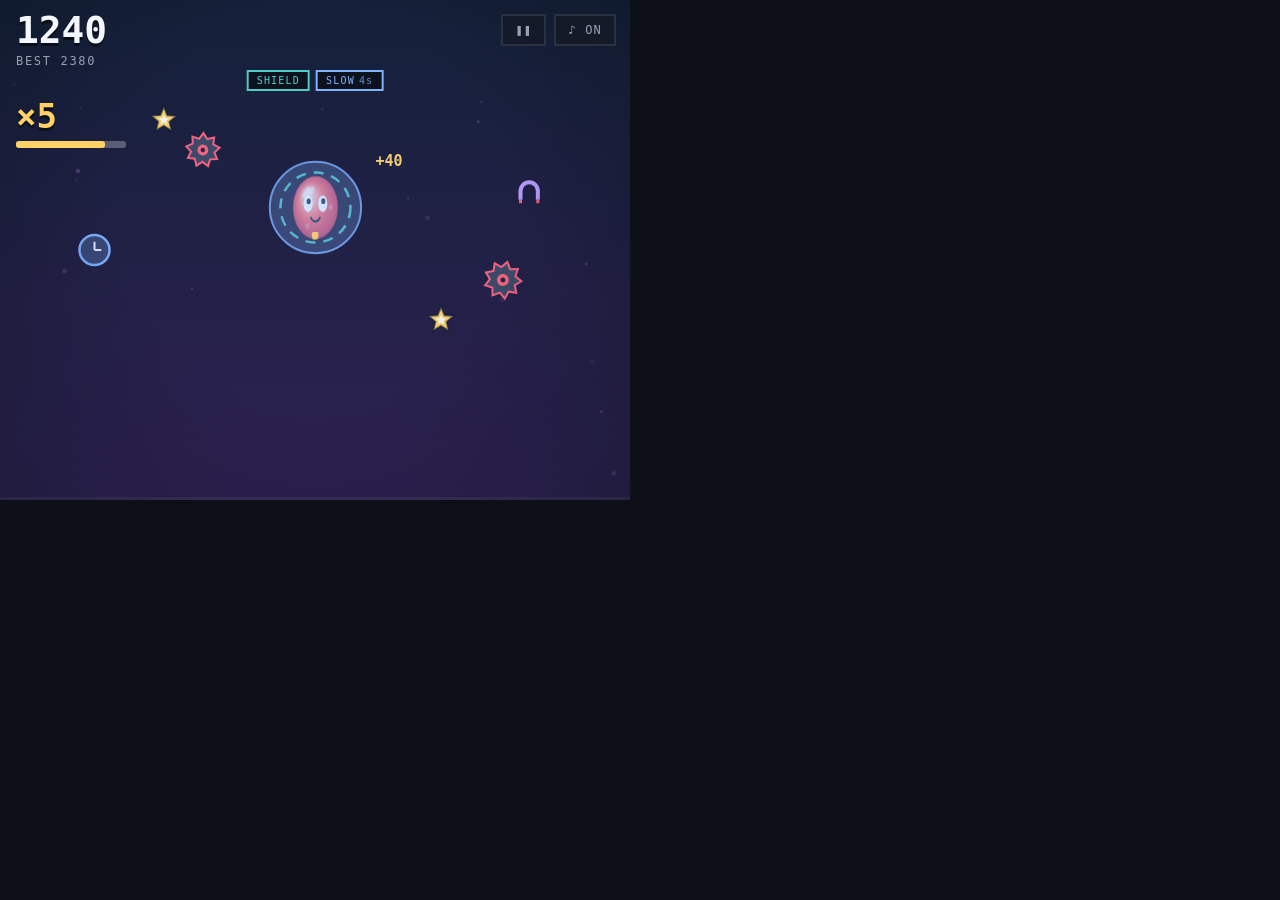
<file: tools/cover.html>
<!doctype html>
<html lang="en">
<head>
<meta charset="utf-8">
<title>cover</title>
<style>
  html,body{margin:0; padding:0; background:#0d1017; overflow:hidden;}
  iframe{display:block; width:630px; height:500px; border:0;}
</style>
</head>
<body>
<!-- Store-cover capture rig: plays a real run of the shipped build through the
     ?debug seam, poses a representative moment, and paints it into a 630x500
     viewport so --screenshot yields the cover pixel-exact. No generated art. -->
<iframe id="g" src="../index.html?debug"></iframe>
<script>
var f = document.getElementById('g');
f.addEventListener('load', function(){
  var K = f.contentWindow.__KEEPUP__;
  var g = K.G;
  var DT = 1 / 60;

  K.startGame(g);

  /* pose the money shot directly (same recipe as harness scene 32): a readable
     spread of items, hazards and HUD state, one painted frame */
  g.elapsed = 25;
  g.score = 1240; g.bounces = 31; g.best = 2380;
  g.combo = 5; g.comboTimer = 1.8;
  g.pickups.length = 0;
  g.hazards.length = 0;
  var put = function(type, fx, fy){
    var p = K.spawnPickup(g, type);
    if (p){ p.x = g.W * fx; p.y = g.H * fy; p.t = 0; }
    return p;
  };
  put('star', 0.26, 0.24);
  put('star', 0.70, 0.64);
  put('slowmo', 0.15, 0.50);
  put('magnet', 0.84, 0.38);
  var sawAt = function(fx, fy, dir){
    var h = K.spawnSaw(g);
    if (!h) return;
    h.warn = 0; h.bobAmp = 0; h.entered = true;
    h.x = g.W * fx; h.y = g.H * fy; h.cy = h.y;
    h.vx = Math.abs(h.vx) * dir;
  };
  sawAt(0.32, 0.30, 1);
  sawAt(0.80, 0.56, -1);
  g.edgeWarns.length = 0;      // the posed saws are already on screen: no entry flash

  g.shield = true;
  g.slowmoT = 3.2; g.magnetT = 0;
  g.ball.trail.length = 0;
  g.ball.x = g.W * 0.5; g.ball.y = g.H * 0.42;
  g.ball.vx = 60; g.ball.vy = -340;
  K.fx.burst(g, g.ball.x, g.ball.y + 26, '#ffd166', 18, 220);
  K.fx.addText(g, g.ball.x + 74, g.ball.y - 44, '+40', '#ffd166');

  K.updateHud(g);
  K.step(DT);
  document.title = 'cover-ready';
});
</script>
</body>
</html>
</file>
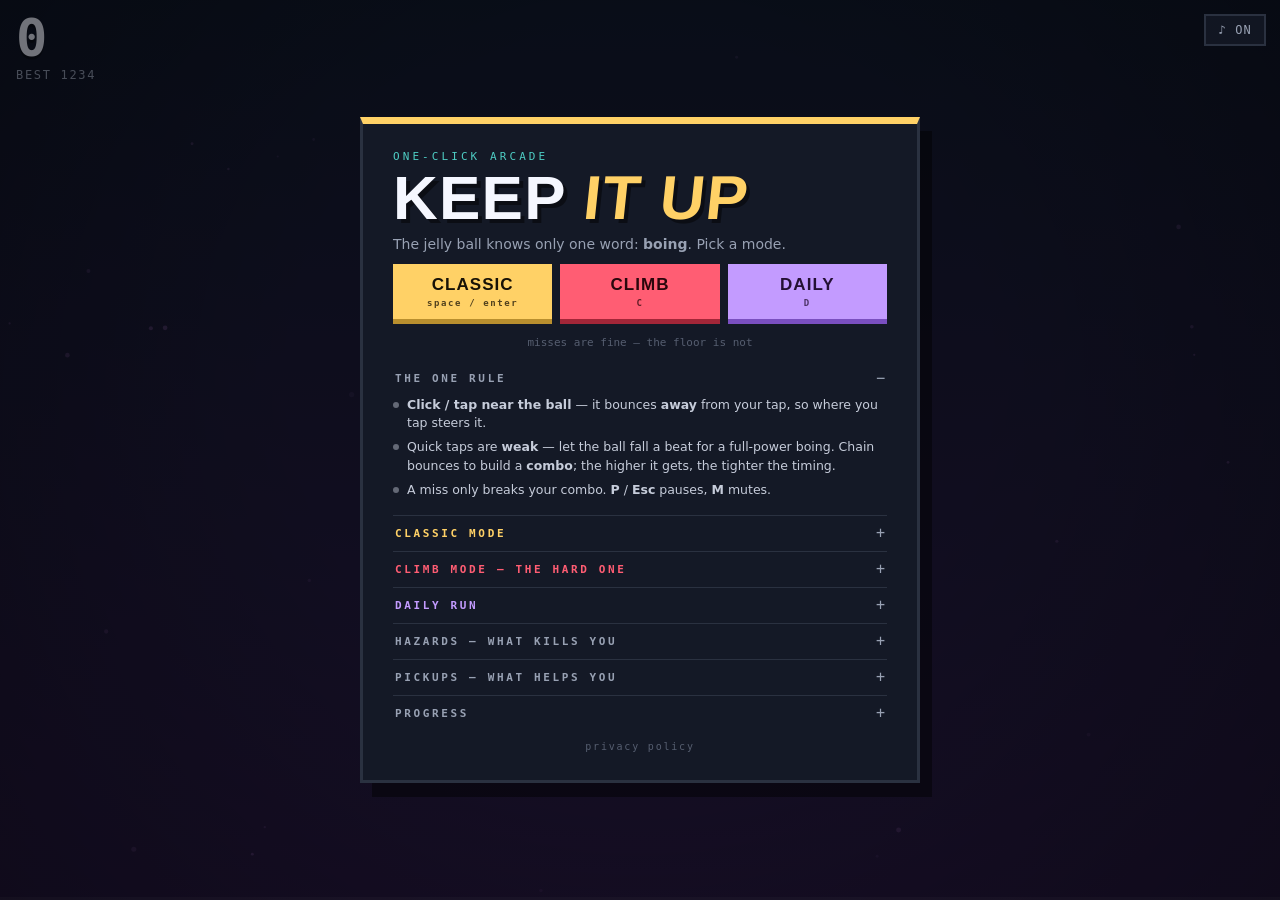
<file: tools/play-assets.html>
<!doctype html>
<html lang="en">
<head>
<meta charset="utf-8">
<title>play-assets</title>
<style>
  html,body{margin:0; padding:0; background:#0d1017; overflow:hidden;}
  iframe{display:block; width:100vw; height:100vh; border:0;}
</style>
</head>
<body>
<!-- Play store asset rig: poses real runs of the shipped build through the
     ?debug seam at whatever viewport Chrome was launched with, so every store
     image (icon, feature graphic, phone shots) is the game rendering itself.
     ?scene=menu|classic|climb|over|icon -->
<iframe id="g" src="../index.html?debug"></iframe>
<script>
var scene = (location.search.match(/scene=([a-z]+)/) || [,'menu'])[1];
var f = document.getElementById('g');
document.title = 'parsed';
f.addEventListener('load', function(){
  document.title = 'loaded';
  /* size once the headless window is final (parse-time innerHeight is a
     pre-layout default), then let the game re-read its viewport - the same
     size-then-dispatch-resize pattern the harness uses. ?vp=WxH pins a fixed
     CSS viewport (phone shots) instead of filling the window. */
  var vp = location.search.match(/vp=(\d+)x(\d+)/);
  if (vp){
    f.style.width = vp[1] + 'px';
    f.style.height = vp[2] + 'px';
  } else {
    f.style.width = window.innerWidth + 'px';
    f.style.height = window.innerHeight + 'px';
  }
  setTimeout(function(){
  try {
  var K = f.contentWindow.__KEEPUP__;
  if (!K) throw new Error('no debug seam on the iframe');
  var g = K.G;
  var doc = f.contentDocument;
  var DT = 1 / 60;
  var pending = false;
  function done(){
    document.title = 'asset-ready ' + g.W + 'x' + g.H;
  }
  f.contentWindow.dispatchEvent(new f.contentWindow.Event('resize'));
  var put = function(type, fx, fy){
    var p = K.spawnPickup(g, type);
    if (p){ p.x = g.W * fx; p.y = g.H * fy; p.t = 0; }
    return p;
  };
  var sawAt = function(fx, fy, dir){
    var h = K.spawnSaw(g);
    if (!h) return;
    h.warn = 0; h.bobAmp = 0; h.entered = true;
    h.x = g.W * fx; h.y = g.H * fy; h.cy = h.y;
    h.vx = Math.abs(h.vx) * dir;
  };

  function poseClassic(){
    K.startGame(g);
    g.elapsed = 25;
    g.score = 1240; g.bounces = 31; g.best = 2380;
    g.combo = 5; g.comboTimer = 1.8;
    g.pickups.length = 0;
    g.hazards.length = 0;
    put('star', 0.26, 0.20);
    put('star', 0.70, 0.58);
    put('slowmo', 0.15, 0.44);
    put('magnet', 0.84, 0.34);
    put('shield', 0.52, 0.74);
    put('heavy', 0.30, 0.82);
    sawAt(0.32, 0.26, 1);
    sawAt(0.80, 0.50, -1);
    var sp = K.spawnSpike(g);
    if (sp){ sp.warn = 0.6; sp.x = g.W * 0.62; }
    g.edgeWarns.length = 0;
    g.shield = true;
    g.slowmoT = 3.2; g.magnetT = 0;
    g.ball.trail.length = 0;
    g.ball.x = g.W * 0.5; g.ball.y = g.H * 0.38;
    g.ball.vx = 60; g.ball.vy = -340;
    K.fx.burst(g, g.ball.x, g.ball.y + 26, '#ffd166', 18, 220);
    K.fx.addText(g, g.ball.x + 74, g.ball.y - 44, '+40', '#ffd166');
    K.updateHud(g);
    K.step(DT);
  }

  if (scene === 'menu'){
    /* boot state is the menu with its attract-mode ball: nothing to pose */
    K.step(DT);
  } else if (scene === 'classic' || scene === 'feature'){
    poseClassic();
  } else if (scene === 'climb'){
    K.startClimb(g);
    g.ball.x = g.climb.bands[0].gapX;
    g.ball.y = g.climb.baseY - 160; g.ball.vy = -320;
    g.shield = true;
    g.climb.meters = 42; g.score = 42;
    K.updateHud(g);
    K.step(DT);
    g.climb.lavaY = g.climb.camY + g.H - 30;
    K.step(DT);
  } else if (scene === 'over'){
    K.startGame(g);
    g.score = 861; g.bounces = 27; g.maxCombo = 6; g.elapsed = 47.3;
    K.die(g);
    /* dying runs in slow motion, so step until 'over'; the panel itself is
       gated on wall-clock time, which only advances between tasks - yield to
       a timeout so virtual time passes the overPanelDelay, then paint. */
    for (var i = 0; i < 600 && g.state !== 'over'; i++) K.step(DT);
    pending = true;
    setTimeout(function(){
      for (var j = 0; j < 30; j++) K.step(DT);
      done();
    }, 3000);
  } else if (scene === 'icon'){
    K.startGame(g);
    doc.getElementById('hud').style.display = 'none';
    doc.getElementById('sysBtns').style.display = 'none';
    g.ball.trail.length = 0;
    g.ball.x = g.W / 2; g.ball.y = g.H / 2;
    g.ball.vx = 0; g.ball.vy = 0;
    g.ball.r = Math.min(g.W, g.H) * 0.35;
    g.ball.dispAng = 0; g.ball.blink = 0;
    K.step(DT);
  } else if (scene === 'pcfeature'){
    /* Play Games on PC card art: the posed run with no HUD and no floating
       score text, because that graphic must carry no text at all. */
    poseClassic();
    doc.getElementById('hud').style.display = 'none';
    doc.getElementById('sysBtns').style.display = 'none';
    g.texts.length = 0;
    K.step(DT);
  } else if (scene === 'logo'){
    /* Play Games on PC logo: the menu's own title type, isolated on a fully
       transparent page so the capture keeps its alpha channel. */
    document.documentElement.style.background = 'transparent';
    document.body.style.background = 'transparent';
    doc.getElementById('game').style.display = 'none';
    doc.getElementById('hud').style.display = 'none';
    doc.getElementById('sysBtns').style.display = 'none';
    var st = doc.createElement('style');
    st.textContent = 'html{color-scheme:light only!important;}'
      + 'html,body{background:transparent!important;}'
      + '.overlay{background:transparent!important; padding:0!important;}'
      + '.panel{background:transparent!important; border:0!important; box-shadow:none!important;'
      + ' padding:0!important; margin:0!important; width:auto!important; max-height:none!important; animation:none!important;}'
      + '.panel>*:not(h1){display:none!important;}'
      + 'h1{text-shadow:none!important; margin:0!important; font-size:110px!important;}';
    doc.head.appendChild(st);
    K.step(DT);
  }
  if (!pending) done();
  } catch (e) {
    document.body.innerHTML = '<pre style="color:#ff5d73;font:14px monospace;padding:12px">'
      + String(e && e.stack || e).replace(/[<>&]/g, function(c){
          return {'<':'&lt;','>':'&gt;','&':'&amp;'}[c]; }) + '</pre>';
  }
  }, 150);
});
</script>
</body>
</html>
</file>
<file: src/styles.css>
:root{
  --panel:#141926; --line:#2a3140; --ink:#f5f7ff; --dim:#98a1b3;
  --accent:#ffd166; --hot:#ff5d73; --cool:#4ecdc4;
  --blue:#7fb2ff; --violet:#c39bff; --bronze:#c98b3c;
  --display: Impact,'Arial Black','Franklin Gothic Bold',sans-serif;
  --mono: ui-monospace,'SF Mono',Menlo,Consolas,monospace;
}
*{box-sizing:border-box; -webkit-tap-highlight-color:transparent;}
html,body{height:100%; margin:0; overflow:hidden; background:#0d1017;
  font-family:system-ui,'Segoe UI',sans-serif; color:var(--ink); user-select:none;
  -webkit-user-select:none; overscroll-behavior:none;}
#game{position:fixed; inset:0; display:block; touch-action:none; cursor:crosshair;}

/* ---------- accessibility helpers (A11Y-02) ---------- */
.sr-only{position:absolute; width:1px; height:1px; margin:-1px; padding:0;
  overflow:hidden; clip:rect(0 0 0 0); clip-path:inset(50%); white-space:nowrap; border:0;}
:focus-visible{outline:3px solid var(--cool); outline-offset:3px;}
/* playtest: no focus ring on buttons, web or touch (keyboard focus still moves) */
button:focus, button:focus-visible{outline:none;}

/* ---------- HUD ---------- */
#hud{position:fixed; inset:0; pointer-events:none; z-index:5; font-family:var(--mono);}
#scoreBox{position:absolute; top:12px; left:16px;}
#score{display:inline-block; font-size:clamp(34px,6vw,52px); font-weight:900; line-height:1;
  text-shadow:0 3px 0 rgba(0,0,0,.5);}
#score.pop{animation:scorePop .18s ease-out;}
@keyframes scorePop{0%{transform:scale(1.28); color:var(--accent);}100%{transform:scale(1);}}
#best{color:var(--dim); font-size:12px; letter-spacing:.14em; margin-top:4px;}
#comboBox{position:absolute; top:14px; left:50%; transform:translateX(-50%);
  text-align:center; opacity:0; transition:opacity .15s;}
#combo{font-size:30px; font-weight:900; color:var(--accent); text-shadow:0 3px 0 rgba(0,0,0,.5);}
#comboBarWrap{width:92px; height:5px; margin:5px auto 0; background:rgba(255,255,255,.15); border-radius:3px;}
#comboBar{height:100%; width:100%; background:var(--accent); border-radius:3px;}

/* active-effect pills: one per live mechanic (guide ground rule 3) */
#effects{position:absolute; top:70px; left:50%; transform:translateX(-50%);
  display:flex; gap:6px; flex-wrap:wrap; justify-content:center; max-width:70vw;}
.pill{font-size:10px; letter-spacing:.12em; padding:3px 8px; border:2px solid currentColor;
  background:rgba(10,13,20,.72); white-space:nowrap;}
.pill i{font-style:normal; opacity:.75; margin-left:4px;}
.pill-shield{color:var(--cool);} .pill-slowmo{color:var(--blue);}
.pill-magnet{color:var(--violet);} .pill-heavy{color:var(--bronze);}

/* ---------- system buttons ---------- */
#sysBtns{position:fixed; top:14px; right:14px; z-index:20; display:flex; gap:8px;}
#sysBtns button{font-family:var(--mono); font-size:12px; letter-spacing:.1em; color:var(--dim);
  background:rgba(20,25,38,.8); border:2px solid var(--line); padding:7px 12px; cursor:pointer;}
#sysBtns button:hover{color:var(--ink); border-color:var(--dim);}
#mute.muted{color:#565e70; text-decoration:line-through;}
#pauseBtn{line-height:1;}

/* ---------- overlays ---------- */
.overlay{position:fixed; inset:0; z-index:10; display:flex; align-items:center;
  justify-content:center; background:rgba(7,9,14,.55); padding:12px;}
.hidden{display:none;}
.panel{background:var(--panel); border:3px solid var(--line); border-top:7px solid var(--accent);
  box-shadow:12px 14px 0 rgba(0,0,0,.45); padding:26px 30px 28px;
  width:min(92vw,460px); max-height:calc(100vh - 24px); overflow-y:auto;
  display:flex; flex-direction:column;
  animation:panelIn .35s cubic-bezier(.2,1.4,.4,1);}
.panel.narrow{width:min(92vw,380px);}
@keyframes panelIn{from{transform:translateY(26px); opacity:0;}to{transform:none; opacity:1;}}
.eyebrow{font-family:var(--mono); font-size:11px; letter-spacing:.28em; color:var(--cool); margin:0 0 6px;}
h1{font-family:var(--display); font-weight:400; font-size:clamp(40px,9vw,62px); line-height:.95;
  letter-spacing:.02em; margin:0 0 8px; text-shadow:4px 4px 0 rgba(0,0,0,.45);}
h1 em{font-style:normal; color:var(--accent); display:inline-block; transform:skew(-6deg);}
.tag{color:var(--dim); font-size:14px; margin:0 0 12px;}

/* ---------- menu: action row on top, collapsible instructions below ---------- */
.panel.wide{width:min(94vw,560px);}
.panelBody{overflow-y:auto; min-height:0; flex:1 1 auto; padding-right:4px; margin-right:-4px;}
.modeRow{flex:0 0 auto; display:flex; gap:8px; flex-wrap:wrap; margin:0 0 12px;}
.modeRow .hint{flex-basis:100%; margin-top:9px;}
/* one-open-at-a-time accordion: <details name> is native, so no JS to break */
details.msec{margin:0; border-bottom:1px solid var(--line);}
details.msec:last-child{border-bottom:0;}
details.msec summary{list-style:none; display:flex; align-items:center; justify-content:space-between;
  gap:10px; padding:10px 2px; cursor:pointer;}
details.msec summary::-webkit-details-marker{display:none;}
details.msec summary::after{content:'+'; font-family:var(--mono); font-size:15px; line-height:1;
  color:var(--dim);}
details.msec[open] summary::after{content:'\2212';}
details.msec summary:hover h2{color:var(--ink);}
details.msec[open]{padding-bottom:10px;}
.msec h2{font-family:var(--mono); font-size:11px; font-weight:700; letter-spacing:.24em;
  text-transform:uppercase; margin:0; color:var(--dim);}
.msec h2.hGold{color:var(--accent);} .msec h2.hRed{color:var(--hot);} .msec h2.hViolet{color:var(--violet);}
ul.rules{list-style:none; margin:0; padding:0; font-size:12.5px; line-height:1.45; color:#c6ccda;}
ul.rules li{margin:0 0 6px; padding-left:14px; position:relative;}
ul.rules li::before{content:''; position:absolute; left:0; top:6px; width:6px; height:6px;
  border-radius:50%; background:currentColor; opacity:.45;}
ul.legend{list-style:none; margin:0; padding:0;}
ul.legend li{display:flex; gap:10px; align-items:center; margin:0 0 8px;}
ul.legend .icon{width:44px; height:44px; flex:0 0 44px; background:#0f1420;
  border:2px solid var(--line); border-radius:8px;}
ul.legend li > div{font-size:12.5px; line-height:1.4; color:#c6ccda;}
ul.legend b{color:var(--ink);}
.mini{font-family:var(--mono); font-size:10px; color:#565e70; margin:2px 0 10px; text-align:center;}
.miniLink{flex:0 0 auto; display:block; margin:10px 0 0; text-align:center;
  font-family:var(--mono); font-size:10px; letter-spacing:.18em; color:#565e70; text-decoration:none;}
.miniLink:hover{color:var(--dim); text-decoration:underline;}
.installHint{display:none; flex:0 0 auto; margin:0 0 10px; padding:8px 10px;
  font-family:var(--mono); font-size:11px; line-height:1.5; color:var(--cool);
  border:2px dashed var(--cool); background:rgba(78,205,196,.08); text-align:center;}
body.appleTouch #installHint{display:block;}
body.appleFramed #installHintFramed{display:block;}
.installHint a{color:var(--ink); text-decoration:underline;}
.modeBtn{flex:1 1 120px; font-family:var(--display); font-size:17px; letter-spacing:.06em;
  border:0; padding:11px 6px; cursor:pointer; color:#181206;
  transition:transform .08s, box-shadow .08s;}
.modeBtn .kbd{display:block; font-family:var(--mono); font-size:9px; letter-spacing:.18em;
  opacity:.75; margin-top:3px;}
.modeBtn.gold{background:var(--accent); box-shadow:0 5px 0 #b98f2e;}
.modeBtn.red{background:var(--hot); color:#2a070c; box-shadow:0 5px 0 #a32638;}
.modeBtn.violet{background:var(--violet); color:#241033; box-shadow:0 5px 0 #7a4fc0;}
.modeBtn:hover{transform:translateY(-2px);}
.modeBtn:active{transform:translateY(3px); box-shadow:0 2px 0 rgba(0,0,0,.45);}
button.big{display:block; width:100%; font-family:var(--display); font-size:20px; letter-spacing:.08em;
  background:var(--accent); color:#181206; border:0; padding:14px 0; cursor:pointer;
  box-shadow:0 6px 0 #b98f2e; transition:transform .08s, box-shadow .08s;}
button.big:hover{transform:translateY(-2px); box-shadow:0 8px 0 #b98f2e;}
button.big:active{transform:translateY(3px); box-shadow:0 2px 0 #b98f2e;}
button.ghost{display:block; width:100%; margin-top:10px; font-family:var(--mono); font-size:12px;
  letter-spacing:.14em; background:transparent; color:var(--dim); border:2px solid var(--line);
  padding:11px 0; cursor:pointer;}
button.ghost:hover{color:var(--ink); border-color:var(--dim);}
.hint{font-family:var(--mono); font-size:11px; color:#565e70; text-align:center; margin:14px 0 0;}
body.touchOnly .kbd, body.touchOnly .pcOnly{display:none;}
/* no Impact/Arial Black on this platform: synthetic weight keeps the display
   face as heavy as the web build instead of a light fallback */
body.noDisplay h1, body.noDisplay .modeBtn, body.noDisplay button.big{font-weight:900;}
#finalScore{font-family:var(--mono); font-size:56px; font-weight:900; color:var(--accent);
  line-height:1; margin:6px 0 14px; text-shadow:0 3px 0 rgba(0,0,0,.5);}
.stats{display:flex; gap:8px; margin-bottom:16px;}
.stat{flex:1; background:#0f1420; border:2px solid var(--line); padding:9px 4px; text-align:center; min-width:0;}
.stat b{display:block; font-family:var(--mono); font-size:19px;}
.stat span{font-size:9px; letter-spacing:.12em; color:var(--dim);}
#newBest{display:none; font-family:var(--mono); font-size:12px; letter-spacing:.2em; color:#181206;
  background:var(--cool); padding:4px 10px; margin-left:10px; vertical-align:middle;
  animation:panelIn .3s cubic-bezier(.2,1.6,.4,1);}
#fatal{position:fixed; left:50%; bottom:16px; transform:translateX(-50%); z-index:40;
  max-width:90vw; font-family:var(--mono); font-size:12px; color:#181206; background:var(--hot);
  border:2px solid #7a1f2b; padding:10px 14px; white-space:pre-wrap;}

/* ---------- Phase 4: toasts, badges, skins, daily, modes ---------- */
.unit{font-family:var(--mono); font-size:clamp(16px,3vw,24px); font-weight:900; color:var(--dim); margin-left:4px;}
.modeTag{font-family:var(--mono); font-size:10px; letter-spacing:.22em; margin-top:5px;
  display:inline-block; padding:2px 7px; border:2px solid currentColor; background:rgba(10,13,20,.72);}
.modeTag.hidden{display:none;}   /* must beat .modeTag's display (equal specificity, later rule) */
.modeTag.climb{color:var(--cool);}
.modeTag.daily{color:var(--violet);}
#toasts{position:fixed; left:50%; bottom:18px; transform:translateX(-50%); z-index:30;
  pointer-events:none; display:flex; flex-direction:column; align-items:center; gap:8px;}
.toast{font-family:var(--mono); text-align:center; background:var(--panel);
  border:3px solid var(--cool); border-left-width:8px; padding:9px 18px;
  box-shadow:8px 9px 0 rgba(0,0,0,.45); opacity:0; transform:translateY(24px) scale(.92);
  transition:opacity var(--toast-in,.3s) cubic-bezier(.2,1.4,.4,1),
             transform var(--toast-in,.3s) cubic-bezier(.2,1.4,.4,1);}
.toast b{display:block; font-size:14px; letter-spacing:.18em; color:var(--cool);}
.toast span{display:block; font-size:11px; color:var(--dim); margin-top:2px;}
.toast.show{opacity:1; transform:none;}
.swatches{display:flex; gap:8px; justify-content:center; margin:0 0 10px;}
.swatch{width:34px; height:34px; border-radius:50%; cursor:pointer; position:relative;
  border:3px solid var(--line); background:radial-gradient(circle at 32% 30%, var(--hi), var(--mid) 55%, var(--lo));
  transition:transform .08s;}
.swatch:hover{transform:scale(1.1);}
.swatch[aria-pressed="true"]{border-color:var(--ink); box-shadow:0 0 0 2px rgba(245,247,255,.25);}
.swatch.locked{filter:grayscale(.9) brightness(.55); cursor:not-allowed;}
.swatch.locked::after{content:'\1F512'; position:absolute; inset:0; display:flex;
  align-items:center; justify-content:center; font-size:13px;}
.badges{display:flex; gap:8px; justify-content:center; margin:0 0 12px;}
.badge{width:30px; height:30px; border-radius:50%; display:flex; align-items:center; justify-content:center;
  font-size:14px; background:#0f1420; border:2px solid var(--line); color:#3c4356;}
.badge.on{background:var(--accent); border-color:#b98f2e; color:#181206;
  box-shadow:0 0 10px rgba(255,209,102,.45);}
.daily{font-family:var(--mono); font-size:11px; letter-spacing:.06em; color:var(--violet);
  text-align:center; margin:0 0 10px;}
.modes{display:flex; gap:10px; margin-top:10px;}
.modes .ghost{margin-top:0;}

/* ---------- A11Y-01: prefers-reduced-motion ---------- */
@media (prefers-reduced-motion: reduce){
  .panel,#newBest,#score.pop{animation:none;}
  button.big,button.big:hover,button.big:active{transition:none; transform:none;}
  .modeBtn,.modeBtn:hover,.modeBtn:active{transition:none; transform:none;}
  .toast,.swatch,.swatch:hover{transition:none; transform:none;}
  #comboBox{transition:none;}
}

/* ---------- short screens: keep the accordion compact ---------- */
@media (max-width: 720px){
  /* phones put the front camera where the centred combo meter sat: park it
     under the score column instead */
  #comboBox{top:96px; left:16px; transform:none; text-align:left;}
  /* KU-02: a louder expiry cue and mode tag on compact screens */
  #combo{font-size:34px;}
  #comboBarWrap{width:110px; height:7px; margin:5px 0 0; background:rgba(255,255,255,.28);}
  .modeTag{font-size:11px; background:rgba(10,13,20,.85);}
}
@media (max-height: 720px){
  .panel{padding:18px 22px 18px;}
  .panelBody{max-height:52vh;}
  details.msec summary{padding:8px 2px;}
  details.msec[open]{padding-bottom:8px;}
}
@media (max-height: 600px){
  h1{font-size:clamp(32px,8vw,44px);}
  ul.rules,ul.legend li > div{font-size:11.5px; line-height:1.35;}
  .tag{font-size:12.5px; margin-bottom:8px;}
  .modeBtn{padding:9px 4px; font-size:15px;}
  .hint{margin-top:7px;}
  ul.legend .icon{width:36px; height:36px; flex-basis:36px;}
}
</file>
